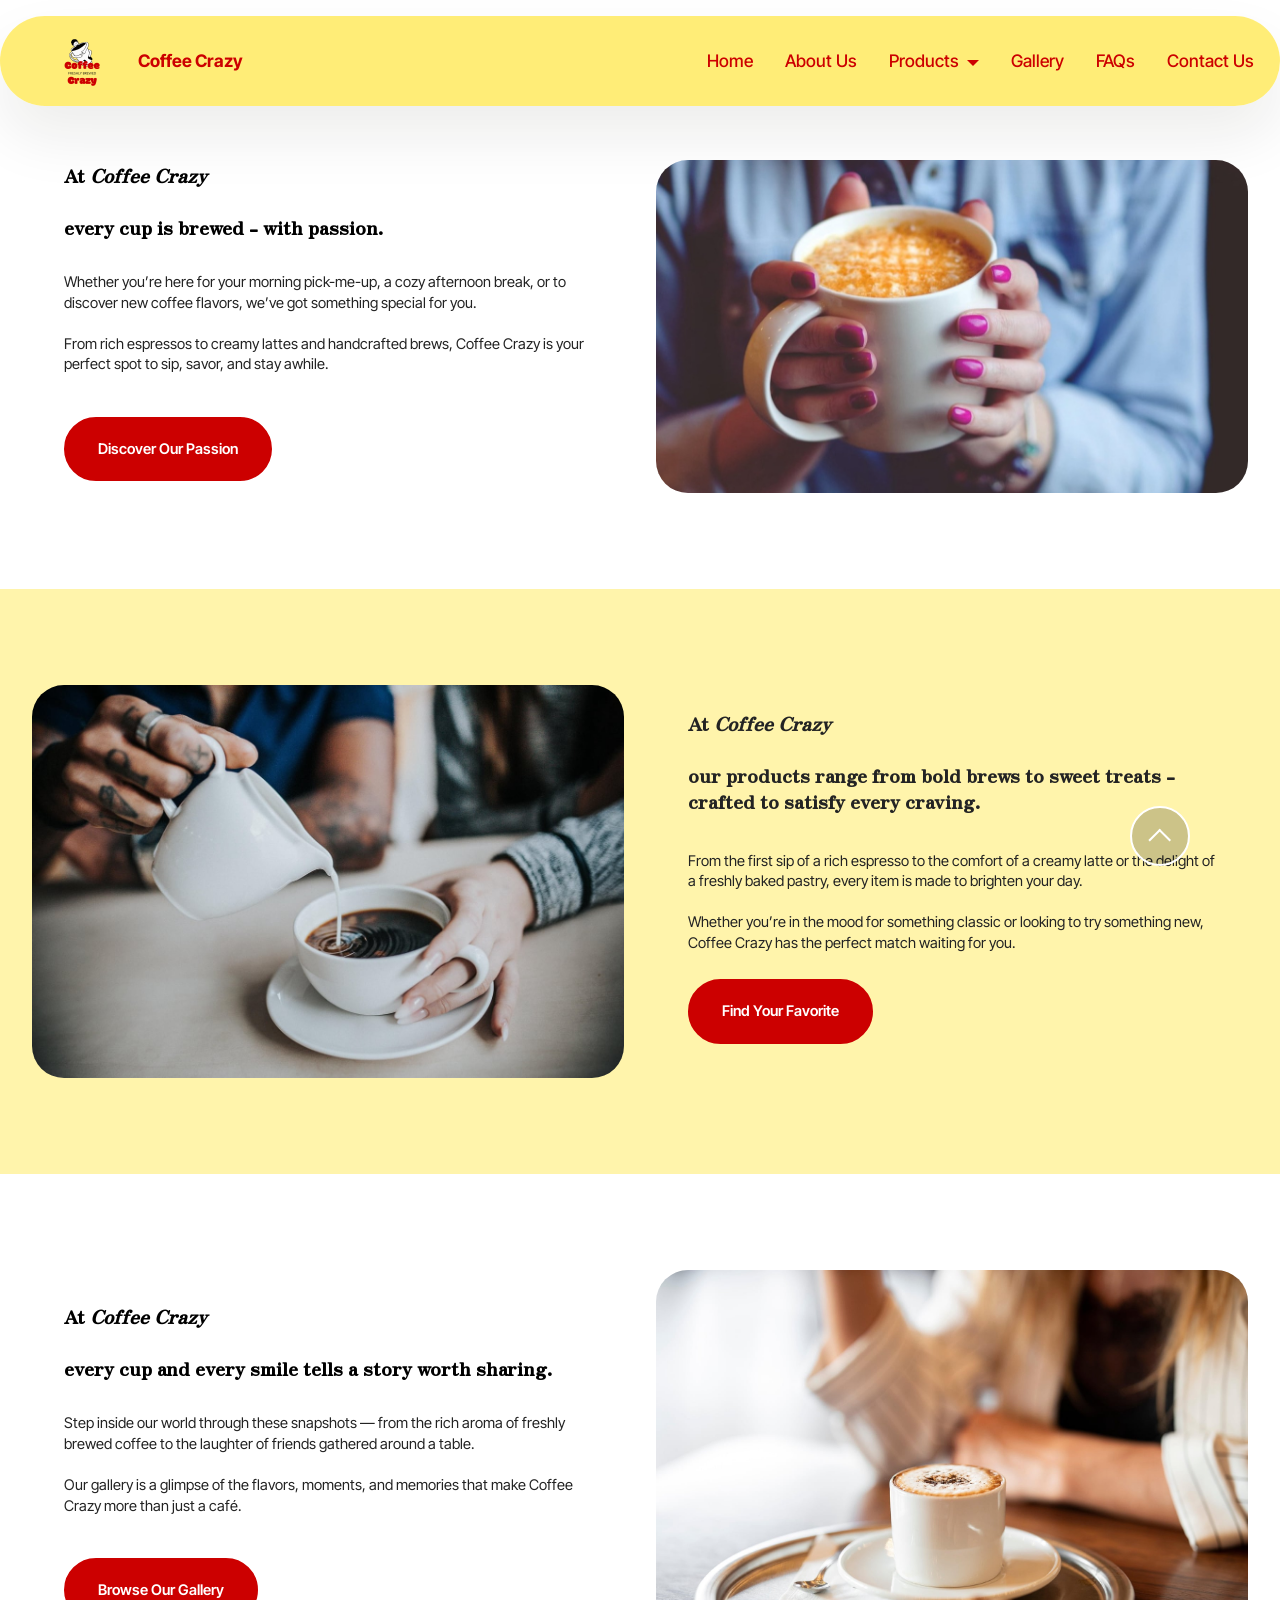
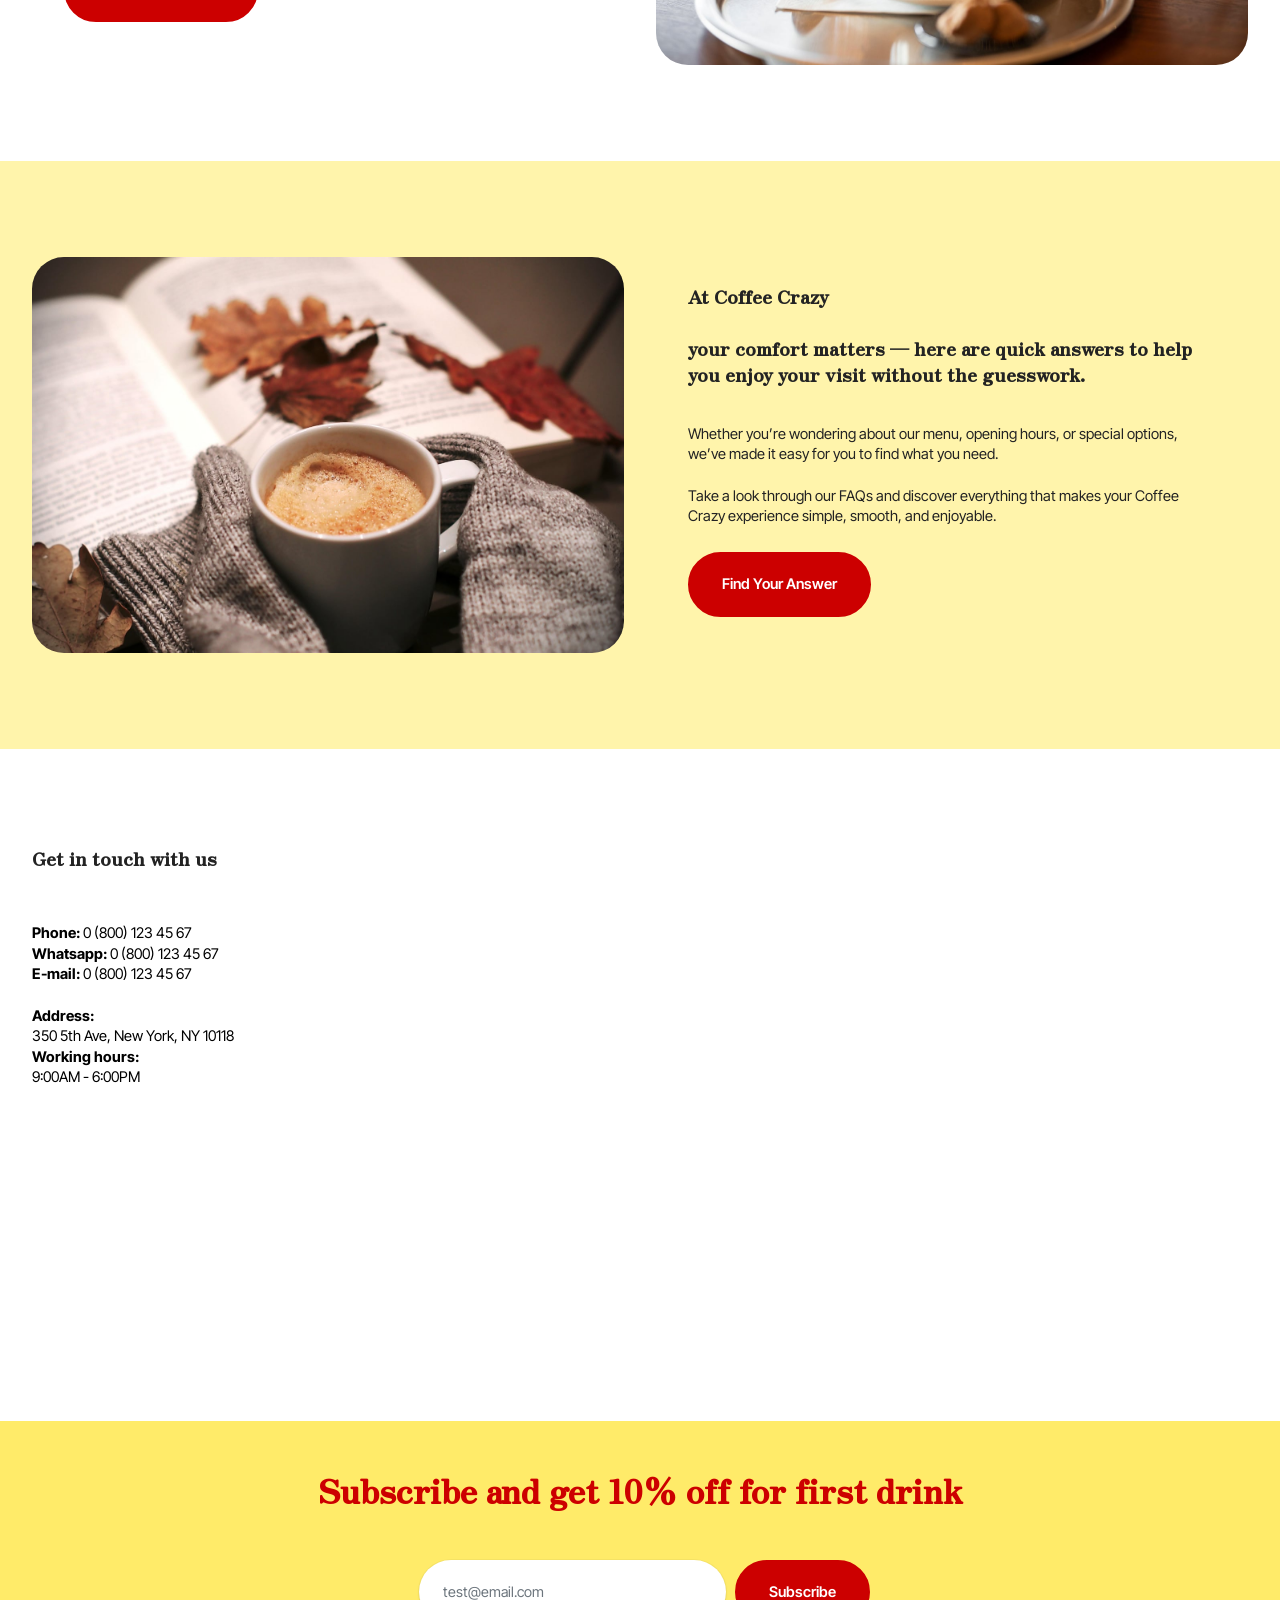
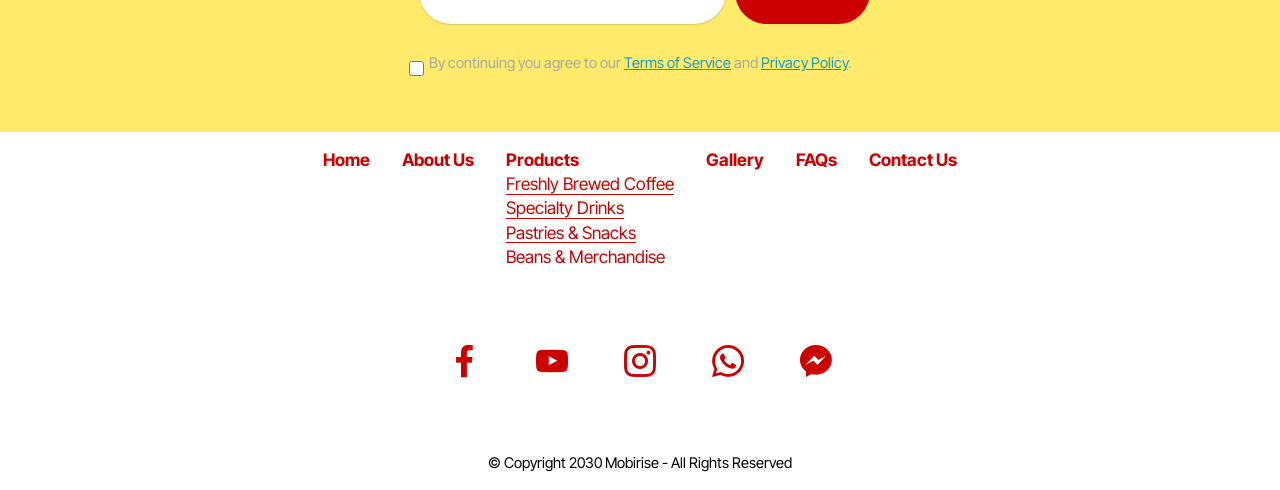
<file: index.html>
<!DOCTYPE html>
<html  >
<head>
  <!-- Site made with Mobirise Website Builder v6.0.6, https://mobirise.com -->
  <meta charset="UTF-8">
  <meta http-equiv="X-UA-Compatible" content="IE=edge">
  <meta name="generator" content="Mobirise v6.0.6, mobirise.com">
  <meta name="twitter:card" content="summary_large_image"/>
  <meta name="twitter:image:src" content="assets/images/index-meta.png">
  <meta property="og:image" content="assets/images/index-meta.png">
  <meta name="twitter:title" content="Coffee Crazy">
  <meta name="viewport" content="width=device-width, initial-scale=1, minimum-scale=1">
  <link rel="shortcut icon" href="assets/images/coffee20crazy20120transparent-160x160.png" type="image/x-icon">
  <meta name="description" content="Discover Coffee Crazy – your cozy spot for freshly brewed coffee, specialty drinks, and warm community vibes. Sip, relax, and enjoy coffee made with love.">
  
  
  <title>Coffee Crazy</title>
  <link rel="stylesheet" href="assets/web/assets/mobirise-icons2/mobirise2.css">
  <link rel="stylesheet" href="assets/bootstrap/css/bootstrap.min.css">
  <link rel="stylesheet" href="assets/bootstrap/css/bootstrap-grid.min.css">
  <link rel="stylesheet" href="assets/bootstrap/css/bootstrap-reboot.min.css">
  <link rel="stylesheet" href="assets/web/assets/gdpr-plugin/gdpr-styles.css">
  <link rel="stylesheet" href="assets/animatecss/animate.css">
  <link rel="stylesheet" href="assets/dropdown/css/style.css">
  <link rel="stylesheet" href="assets/socicon/css/styles.css">
  <link rel="stylesheet" href="assets/theme/css/style.css">
  <link rel="preload" href="https://fonts.googleapis.com/css?family=Zen+Antique:400&display=swap" as="style" onload="this.onload=null;this.rel='stylesheet'">
  <noscript><link rel="stylesheet" href="https://fonts.googleapis.com/css?family=Zen+Antique:400&display=swap"></noscript>
  <link rel="preload" href="https://fonts.googleapis.com/css?family=Inter+Tight:100,200,300,400,500,600,700,800,900,100i,200i,300i,400i,500i,600i,700i,800i,900i&display=swap" as="style" onload="this.onload=null;this.rel='stylesheet'">
  <noscript><link rel="stylesheet" href="https://fonts.googleapis.com/css?family=Inter+Tight:100,200,300,400,500,600,700,800,900,100i,200i,300i,400i,500i,600i,700i,800i,900i&display=swap"></noscript>
  <link rel="preload" as="style" href="assets/mobirise/css/mbr-additional.css?v=QMt0mb"><link rel="stylesheet" href="assets/mobirise/css/mbr-additional.css?v=QMt0mb" type="text/css">

  
  
  
</head>
<body>
  
  <section data-bs-version="5.1" class="menu menu1 cid-tJGsCG1vVL" once="menu" id="menu01-1">
	

	<nav class="navbar navbar-dropdown navbar-fixed-top navbar-expand-lg">
		<div class="container">
			<div class="navbar-brand">
				<span class="navbar-logo">
					<a href="index.html#header01-b">
						<img src="assets/images/coffee20crazy20120transparent-160x160.webp" alt="Mobirise Website Builder" style="height: 5rem;">
					</a>
				</span>
				<span class="navbar-caption-wrap"><a class="navbar-caption text-primary display-4" href="index.html#header01-b">Coffee Crazy</a></span>
			</div>
			<button class="navbar-toggler" type="button" data-toggle="collapse" data-bs-toggle="collapse" data-target="#navbarSupportedContent" data-bs-target="#navbarSupportedContent" aria-controls="navbarNavAltMarkup" aria-expanded="false" aria-label="Toggle navigation">
				<div class="hamburger">
					<span></span>
					<span></span>
					<span></span>
					<span></span>
				</div>
			</button>
			<div class="collapse navbar-collapse" id="navbarSupportedContent">
				<ul class="navbar-nav nav-dropdown nav-right" data-app-modern-menu="true"><li class="nav-item">
						<a class="nav-link link text-primary display-4" href="index.html#features04-3">Home</a>
					</li>
					<li class="nav-item">
						<a class="nav-link link text-primary display-4" href="aboutus.html#header12-15" aria-expanded="false">About Us</a>
					</li>
					<li class="nav-item dropdown">
						<a class="nav-link link text-primary dropdown-toggle show display-4" href="index.html#contacts3-1" data-toggle="dropdown-submenu" data-bs-toggle="dropdown" data-bs-auto-close="outside" aria-expanded="false">Products</a><div class="dropdown-menu show" aria-labelledby="dropdown-804" data-bs-popper="none"><a class="text-primary dropdown-item display-4" href="freshlybrewedcoffee.html#features11-2f">Freshly Brewed Coffee</a><a class="text-primary show dropdown-item display-4" href="specialtydrinks.html#features11-2h">Specialty Drinks</a><a class="text-primary show dropdown-item display-4" href="pastries&snacks.html#features11-2j">Pastries &amp; Snacks</a><a class="text-primary show dropdown-item display-4" href="beans&merchandise.html#features11-2l">Beans &amp; Merchandise</a></div>
					</li><li class="nav-item"><a class="nav-link link text-primary display-4" href="page4.html#header12-1g">Gallery</a></li><li class="nav-item"><a class="nav-link link text-primary display-4" href="page5.html#header09-1l">FAQs</a></li><li class="nav-item"><a class="nav-link link text-primary display-4" href="contactus.html#contacts3-9">Contact Us</a></li></ul>
				
				
			</div>
		</div>
	</nav>
</section>

<section data-bs-version="5.1" class="header1 cid-uWAhSPWGpN" id="header01-b">
	

	
	

	<div class="container-fluid">
		<div class="row justify-content-center">
			<div class="col-12 col-md-12 col-lg-6 image-wrapper">
				<img class="w-100" src="assets/images/mbr-1-1903x1269.webp" alt="Mobirise Website Builder">
			</div>
			<div class="col-12 col-lg col-md-12">
				<div class="text-wrapper align-left">
					<h1 class="mbr-section-title mbr-fonts-style mb-4 display-5"><strong>At&nbsp;<em>Coffee Crazy</em><br><br>every cup is brewed - with passion.</strong></h1>
					<p class="mbr-text mbr-fonts-style mb-4 display-7">
						Whether you’re here for your morning pick-me-up, a cozy afternoon break, or to discover new coffee flavors, we’ve got something special for you. <br><br>From rich espressos to creamy lattes and handcrafted brews, Coffee Crazy is your perfect spot to sip, savor, and stay awhile.
					</p>
					<div class="mbr-section-btn mt-3"><a class="btn btn-info display-7" href="aboutus.html#header12-15">Discover Our Passion</a></div>
				</div>
			</div>
		</div>
	</div>
</section>

<section data-bs-version="5.1" class="header11 cid-uWEttCHLk0" id="header11-s">

    

    
    

    <div class="container">
        <div class="row justify-content-center">
            <div class="col-12 col-md-6 image-wrapper">
                <img class="w-100" src="assets/images/mbr-1256x835.webp" alt="Mobirise Website Builder">
            </div>
            <div class="col-12 col-md">
                <div class="text-wrapper text-center">
                    <h1 class="mbr-section-title mbr-fonts-style mb-3 display-5"><strong>At <em>Coffee Crazy</em></strong><br><br><strong>our products range from bold brews to sweet treats - crafted to satisfy every craving.</strong></h1>
                    <p class="mbr-text mbr-fonts-style display-7">
                        <br>From the first sip of a rich espresso to the comfort of a creamy latte or the delight of a freshly baked pastry, every item is made to brighten your day. <br><br>Whether you’re in the mood for something classic or looking to try something new, Coffee Crazy has the perfect match waiting for you.</p>
                    <div class="mbr-section-btn mt-3"><a class="btn btn-info display-7" href="products.html#header14-2">Find Your Favorite</a></div>
                </div>
            </div>
        </div>
    </div>
</section>

<section data-bs-version="5.1" class="header1 cid-uXe7oBZ0Yq" id="header01-v">
	

	
	

	<div class="container-fluid">
		<div class="row justify-content-center">
			<div class="col-12 col-md-12 col-lg-6 image-wrapper">
				<img class="w-100" src="assets/images/mbr-1673x1115.webp" alt="Mobirise Website Builder">
			</div>
			<div class="col-12 col-lg col-md-12">
				<div class="text-wrapper align-left">
					<h1 class="mbr-section-title mbr-fonts-style mb-4 display-5"><strong>At <em>Coffee Crazy</em></strong><strong><br></strong><br><strong> every cup and every smile tells a story worth sharing.</strong></h1>
					<p class="mbr-text mbr-fonts-style mb-4 display-7">
						Step inside our world through these snapshots — from the rich aroma of freshly brewed coffee to the laughter of friends gathered around a table. <br><br>Our gallery is a glimpse of the flavors, moments, and memories that make Coffee Crazy more than just a café.
					</p>
					<div class="mbr-section-btn mt-3"><a class="btn btn-primary display-7" href="page4.html#header12-1g">Browse Our Gallery</a></div>
				</div>
			</div>
		</div>
	</div>
</section>

<section data-bs-version="5.1" class="header11 cid-uXebrBd7Aq" id="header11-w">

    

    
    

    <div class="container">
        <div class="row justify-content-center">
            <div class="col-12 col-md-6 image-wrapper">
                <img class="w-100" src="assets/images/mbr-1476x987.webp" alt="Mobirise Website Builder">
            </div>
            <div class="col-12 col-md">
                <div class="text-wrapper text-center">
                    <h1 class="mbr-section-title mbr-fonts-style mb-3 display-5"><strong>At Coffee Crazy</strong><br><br><strong>your comfort matters — here are quick answers to help you enjoy your visit without the guesswork.</strong></h1>
                    <p class="mbr-text mbr-fonts-style display-7">
                        <br>Whether you’re wondering about our menu, opening hours, or special options, we’ve made it easy for you to find what you need. <br><br>Take a look through our FAQs and discover everything that makes your Coffee Crazy experience simple, smooth, and enjoyable.</p>
                    <div class="mbr-section-btn mt-3"><a class="btn btn-primary display-7" href="page5.html#header09-1l">Find Your Answer</a></div>
                </div>
            </div>
        </div>
    </div>
</section>

<section data-bs-version="5.1" class="contacts03 cid-uWEu6eNw14" id="contacts03-t">
  

  
  <div class="container">
    <div class="row justify-content-center">
      <div class="col-lg-4">
        <div class="col-12 col-md-12">
          <h5 class="mbr-section-title mbr-fonts-style mt-0 mb-4 display-5"><strong>Get in touch with us</strong></h5>
          <h6 class="mbr-section-subtitle mbr-fonts-style mt-0 mb-4 display-7">
<br><div><strong>Phone: </strong>0 (800) 123 45 67&nbsp;</div><div><strong>Whatsapp:</strong> 0 (800) 123 45 67&nbsp;</div><div><strong>E-mail:</strong> 0 (800) 123 45 67&nbsp;</div><br><div>
</div><div><strong>Address: 
</strong></div><div>350 5th Ave, New York, NY 10118
</div><div><strong>Working hours:
</strong></div><div>9:00AM - 6:00PM</div><div>
</div></h6>
          
        </div>
      </div>
      <div class="col-lg-8 side-features">
        <div class="google-map"><iframe frameborder="0" style="border:0" src="https://www.google.com/maps/embed?pb=!1m14!1m8!1m3!1d6045.3003145248895!2d-73.9884657!3d40.7477229!3m2!1i1024!2i768!4f13.1!3m3!1m2!1s0x89c259a9ac1f1b85%3A0x7e33d1c0e7af3be4!2zMzUwIDV0aCBBdmUsIE5ldyBZb3JrLCBOWSAxMDExOCwg0KHQqNCQ!5e0!3m2!1sru!2sru!4v1689597362021!5m2!1sen!2sen" allowfullscreen=""></iframe></div>
      </div>
    </div>
  </div>
</section>

<section data-bs-version="5.1" class="form1 cid-tJGQpvh1d5" id="form01-6">
	

	

	<div class="container-fluid">
		<div class="row content-wrapper justify-content-center">
			<div class="col-lg-7 mbr-form">
				<div class="col-lg-12 col-md-12 col-sm-12">
					<h5 class="mbr-section-title mbr-fonts-style mb-5 display-2"><strong>Subscribe and get 10% off&nbsp;</strong><strong>for first drink</strong></h5>
				</div>

				<div class="text-wrapper align-left" data-form-type="formoid">
					<!--Formbuilder Form-->
					<form action="https://mobirise.eu/" method="POST" class="mbr-form form-with-styler" data-form-title="Form Name"><input type="hidden" name="email" data-form-email="true" value="d/zpGOYmLqU2nfq3bFwSRP9PicRbrUmot9l2MD3Y8+Oo3U5WsN7Jve3O0DVMjtSgcxYI12n7LK+zdhQhK4YxmYwyWPmPt8Wy1Oe+BDB+ZTKmXUBkPHuNRcbWEK1FYYKJ">
						<div class="row">
							<div hidden="hidden" data-form-alert="" class="alert alert-success col-12">Thanks for filling out the form!</div>
							<div hidden="hidden" data-form-alert-danger="" class="alert alert-danger col-12">
								Oops...! some problem!
							</div>
						</div>
						<div class="dragArea row">
							<div data-for="email" class="col-lg-6 col-md-6 col-sm-12 form-group">
								<input type="email" name="email" placeholder="test@email.com" data-form-field="email" class="form-control display-7" value="" id="email-form01-6">
							</div>
							<div class="col-auto mbr-section-btn"><button type="submit" class="w-100 w-100 w-100 w-100 w-100 w-100 btn btn-primary display-7">Subscribe</button></div>
						</div>
					<span class="gdpr-block">
<label>
<span class="textGDPR display-7" style="color: #a7a7a7"><input type="checkbox" name="gdpr" id="gdpr-form01-6" required="">By continuing you agree to our <a style="color: #149dcc; text-decoration: underline;" href="terms.html">Terms of Service</a> and <a style="color: #149dcc; text-decoration: underline;" href="policy.html">Privacy Policy</a>.</span>
</label>
</span></form>
					<!--Formbuilder Form-->
				</div>
			</div>
		</div>
	</div>
</section>

<section data-bs-version="5.1" class="footer3 programm5 cid-tL7oDZlVRK" once="footers" id="footer03-3">

        

    

    <div class="container">
        <div class="row">

            <div class="row-links mb-4">
                <ul class="header-menu">
                  
                  
                  
                  
                <li class="header-menu-item mbr-fonts-style display-4"><a href="index.html#header01-b" class="text-primary"><strong>Home</strong></a><br><a href="index.html#header01-b" class="text-primary"><br></a></li><li class="header-menu-item mbr-fonts-style display-4"><a href="aboutus.html#header12-15" class="text-primary"><strong>About Us</strong></a></li><li class="header-menu-item mbr-fonts-style display-4"><a href="products.html#header14-2" class="text-primary"><strong>Products</strong></a><br><a href="freshlybrewedcoffee.html#features11-2f" class="text-primary">Freshly Brewed Coffee</a>
<div><a href="specialtydrinks.html#features11-2h" class="text-primary">Specialty Drinks</a>
</div><div><a href="pastries&snacks.html#features11-2j" class="text-primary">Pastries &amp; Snacks</a>
</div><div><a href="beans&merchandise.html#features11-2l" class="text-primary">Beans &amp; Merchandise</a></div></li><li class="header-menu-item mbr-fonts-style display-4"><a href="page4.html#header12-1g" class="text-primary"><strong>Gallery</strong></a><br><br></li><li class="header-menu-item mbr-fonts-style display-4"><a href="page5.html#header09-1l" class="text-primary"><strong>FAQs</strong></a></li><li class="header-menu-item mbr-fonts-style display-4"><a href="contactus.html#contacts3-9" class="text-primary"><strong>Contact Us</strong></a></li></ul>
              </div>

            <div class="col-12">
                <div class="social-row">
                    <div class="soc-item">
                        <a href="https://mobiri.se/" target="_blank">
                            <span class="mbr-iconfont socicon socicon-facebook display-7"></span>
                        </a>
                    </div>
                    <div class="soc-item">
                        <a href="https://mobiri.se/" target="_blank">
                            <span class="mbr-iconfont socicon-youtube socicon"></span>
                        </a>
                    </div>
                    <div class="soc-item">
                        <a href="https://mobiri.se/" target="_blank">
                            <span class="mbr-iconfont socicon-instagram socicon"></span>
                        </a>
                    </div>
                    <div class="soc-item">
                        <a href="https://mobiri.se/" target="_blank">
                            <span class="mbr-iconfont socicon-whatsapp socicon"></span>
                        </a>
                    </div>
                    <div class="soc-item">
                        <a href="https://mobiri.se/" target="_blank">
                            <span class="mbr-iconfont socicon-messenger socicon" style=""></span>
                        </a>
                    </div>
                </div>
            </div>
            <div class="col-12 mt-5">
                <p class="mbr-fonts-style copyright display-7">
                    © Copyright 2030 Mobirise - All Rights Reserved
                </p>
            </div>
        </div>
    </div>
</section>
  
  
 <div id="scrollToTop" class="scrollToTop mbr-arrow-up"><a style="text-align: center;"><i class="mbr-arrow-up-icon mbr-arrow-up-icon-cm cm-icon cm-icon-smallarrow-up"></i></a></div>
    <input name="animation" type="hidden">
  </body>
</html>
</file>
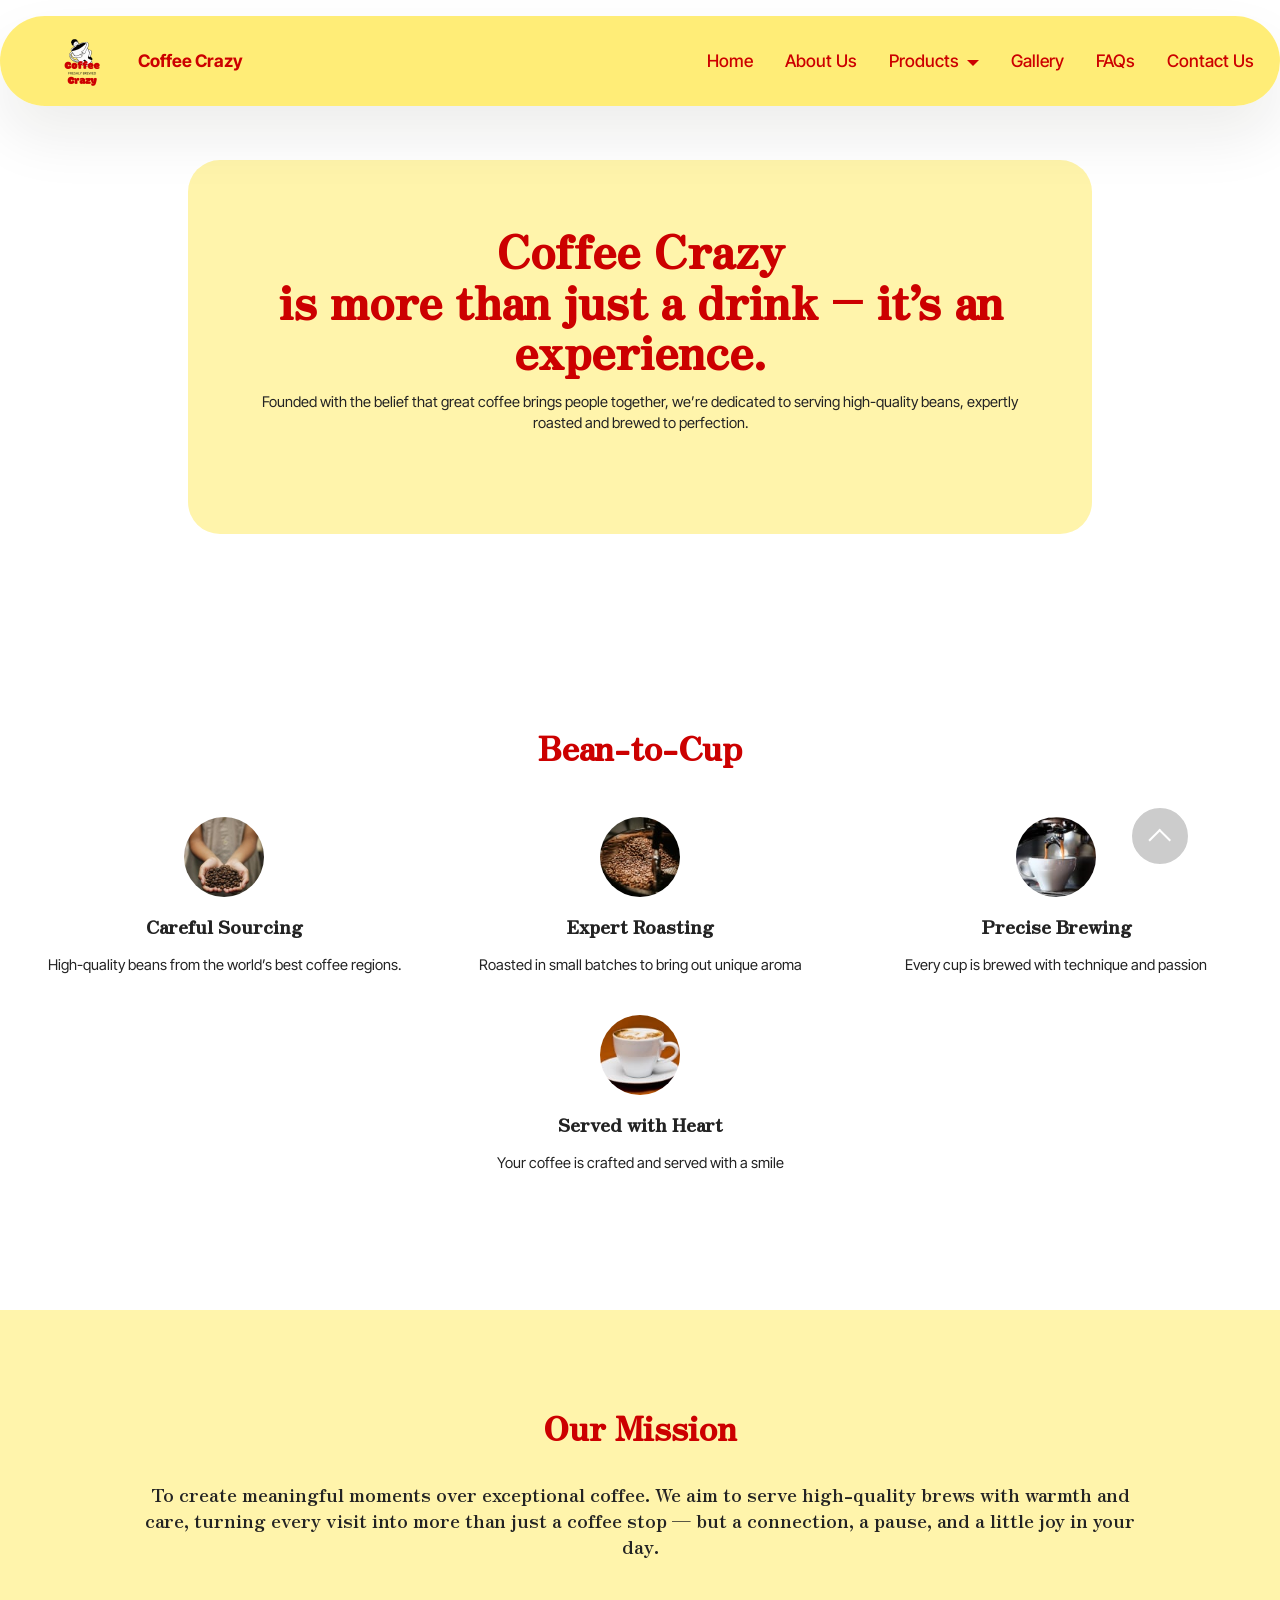
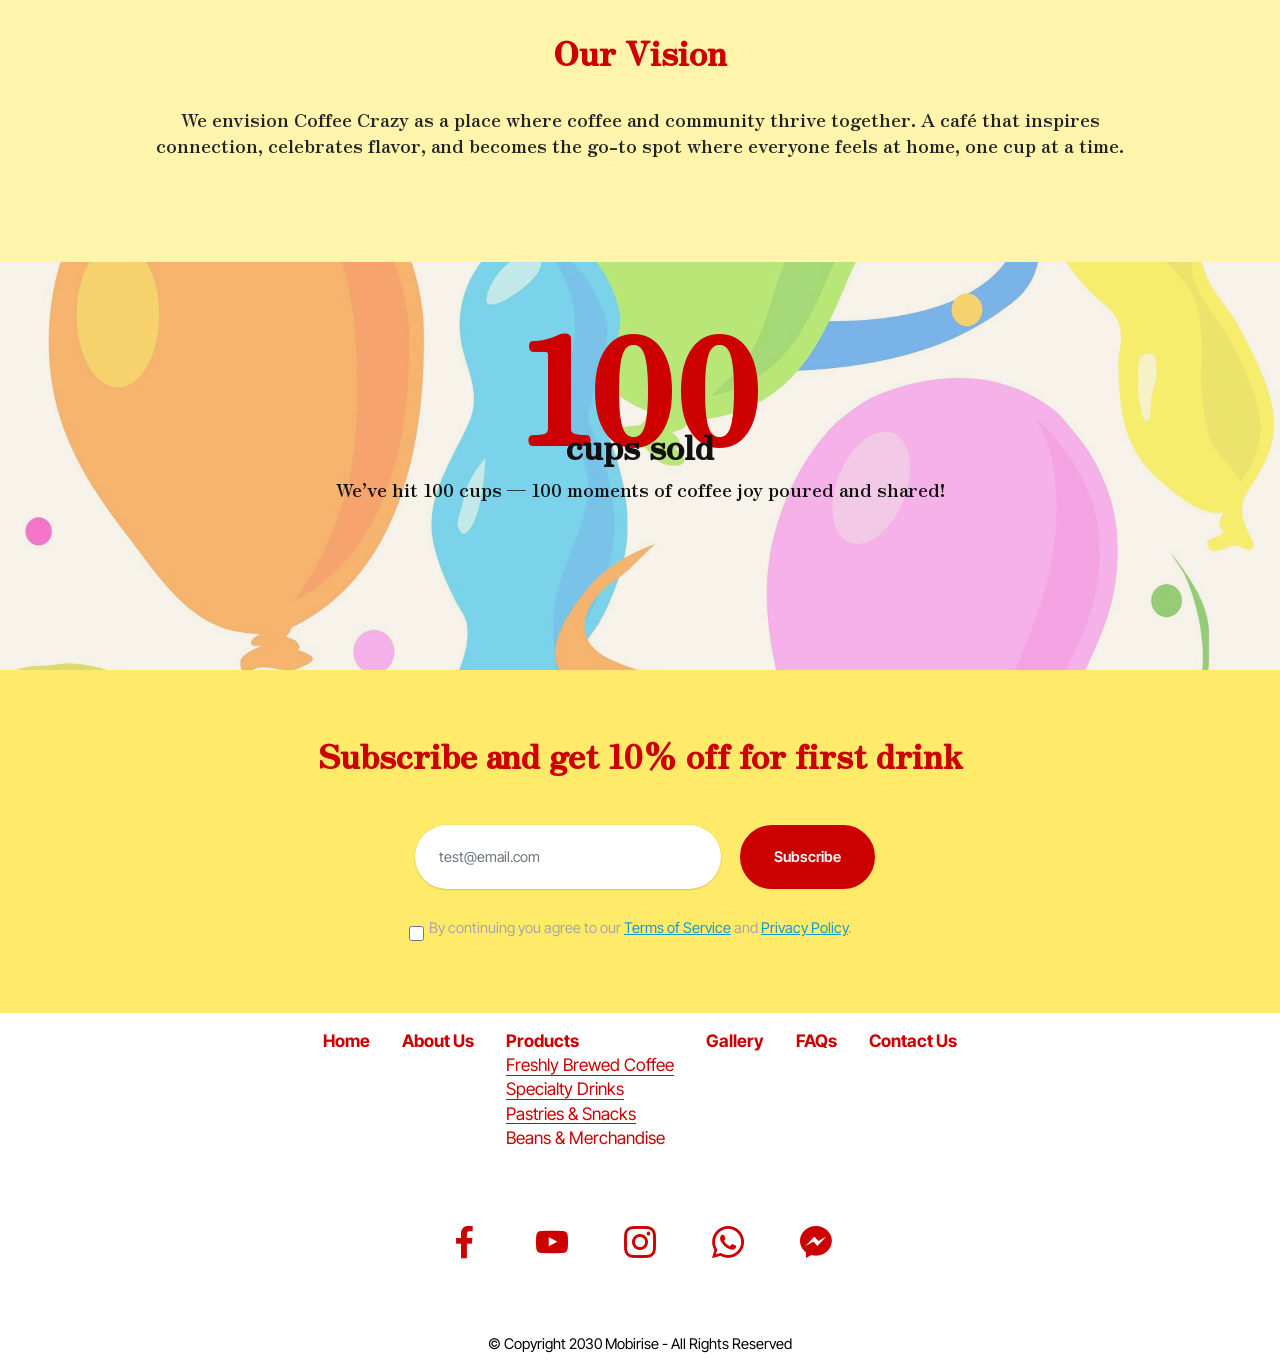
<file: aboutus.html>
<!DOCTYPE html>
<html  >
<head>
  <!-- Site made with Mobirise Website Builder v6.0.6, https://mobirise.com -->
  <meta charset="UTF-8">
  <meta http-equiv="X-UA-Compatible" content="IE=edge">
  <meta name="generator" content="Mobirise v6.0.6, mobirise.com">
  <meta name="viewport" content="width=device-width, initial-scale=1, minimum-scale=1">
  <link rel="shortcut icon" href="assets/images/coffee20crazy20120transparent-160x160.png" type="image/x-icon">
  <meta name="description" content="At Coffee Crazy, we take beans from the world’s best regions and turn them into your perfect cup. Learn how passion, roasting, and heart make every sip unforgettable.">
  
  
  <title>About Us | Coffee Crazy</title>
  <link rel="stylesheet" href="assets/web/assets/mobirise-icons2/mobirise2.css">
  <link rel="stylesheet" href="assets/bootstrap/css/bootstrap.min.css">
  <link rel="stylesheet" href="assets/bootstrap/css/bootstrap-grid.min.css">
  <link rel="stylesheet" href="assets/bootstrap/css/bootstrap-reboot.min.css">
  <link rel="stylesheet" href="assets/parallax/jarallax.css">
  <link rel="stylesheet" href="assets/web/assets/gdpr-plugin/gdpr-styles.css">
  <link rel="stylesheet" href="assets/animatecss/animate.css">
  <link rel="stylesheet" href="assets/dropdown/css/style.css">
  <link rel="stylesheet" href="assets/socicon/css/styles.css">
  <link rel="stylesheet" href="assets/theme/css/style.css">
  <link rel="preload" href="https://fonts.googleapis.com/css?family=Zen+Antique:400&display=swap" as="style" onload="this.onload=null;this.rel='stylesheet'">
  <noscript><link rel="stylesheet" href="https://fonts.googleapis.com/css?family=Zen+Antique:400&display=swap"></noscript>
  <link rel="preload" href="https://fonts.googleapis.com/css?family=Inter+Tight:100,200,300,400,500,600,700,800,900,100i,200i,300i,400i,500i,600i,700i,800i,900i&display=swap" as="style" onload="this.onload=null;this.rel='stylesheet'">
  <noscript><link rel="stylesheet" href="https://fonts.googleapis.com/css?family=Inter+Tight:100,200,300,400,500,600,700,800,900,100i,200i,300i,400i,500i,600i,700i,800i,900i&display=swap"></noscript>
  <link rel="preload" as="style" href="assets/mobirise/css/mbr-additional.css?v=Wk2jhn"><link rel="stylesheet" href="assets/mobirise/css/mbr-additional.css?v=Wk2jhn" type="text/css">

  
  
  
</head>
<body>
  
  <section data-bs-version="5.1" class="menu menu1 cid-tJGsCG1vVL" once="menu" id="menu01-c">
	

	<nav class="navbar navbar-dropdown navbar-fixed-top navbar-expand-lg">
		<div class="container">
			<div class="navbar-brand">
				<span class="navbar-logo">
					<a href="index.html#header01-b">
						<img src="assets/images/coffee20crazy20120transparent-160x160.webp" alt="Mobirise Website Builder" style="height: 5rem;">
					</a>
				</span>
				<span class="navbar-caption-wrap"><a class="navbar-caption text-primary display-4" href="index.html#header01-b">Coffee Crazy</a></span>
			</div>
			<button class="navbar-toggler" type="button" data-toggle="collapse" data-bs-toggle="collapse" data-target="#navbarSupportedContent" data-bs-target="#navbarSupportedContent" aria-controls="navbarNavAltMarkup" aria-expanded="false" aria-label="Toggle navigation">
				<div class="hamburger">
					<span></span>
					<span></span>
					<span></span>
					<span></span>
				</div>
			</button>
			<div class="collapse navbar-collapse" id="navbarSupportedContent">
				<ul class="navbar-nav nav-dropdown nav-right" data-app-modern-menu="true"><li class="nav-item">
						<a class="nav-link link text-primary display-4" href="index.html#features04-3">Home</a>
					</li>
					<li class="nav-item">
						<a class="nav-link link text-primary display-4" href="aboutus.html#header12-15" aria-expanded="false">About Us</a>
					</li>
					<li class="nav-item dropdown">
						<a class="nav-link link text-primary dropdown-toggle show display-4" href="index.html#contacts3-1" data-toggle="dropdown-submenu" data-bs-toggle="dropdown" data-bs-auto-close="outside" aria-expanded="false">Products</a><div class="dropdown-menu show" aria-labelledby="dropdown-804" data-bs-popper="none"><a class="text-primary dropdown-item display-4" href="freshlybrewedcoffee.html#features11-2f">Freshly Brewed Coffee</a><a class="text-primary show dropdown-item display-4" href="specialtydrinks.html#features11-2h">Specialty Drinks</a><a class="text-primary show dropdown-item display-4" href="pastries&snacks.html#features11-2j">Pastries &amp; Snacks</a><a class="text-primary show dropdown-item display-4" href="beans&merchandise.html#features11-2l">Beans &amp; Merchandise</a></div>
					</li><li class="nav-item"><a class="nav-link link text-primary display-4" href="page4.html#header12-1g">Gallery</a></li><li class="nav-item"><a class="nav-link link text-primary display-4" href="page5.html#header09-1l">FAQs</a></li><li class="nav-item"><a class="nav-link link text-primary display-4" href="contactus.html#contacts3-9">Contact Us</a></li></ul>
				
				
			</div>
		</div>
	</nav>
</section>

<section data-bs-version="5.1" class="header12 cid-uXepxAZPL7" data-bg-video="https://vimeo.com/91805930" id="header12-15">

    

    <div class="mbr-fallback-image disabled"></div>
    <div class="mbr-overlay" style="opacity: 0.1; background-color: rgb(255, 255, 255);">
    </div>
    <div class="container">
        <div class="row justify-content-center">
            <div class="card col-12 col-md-12 col-lg-9">
                <div class="card-wrapper">
                    <div class="card-box align-center">
                        <h1 class="card-title mbr-fonts-style mb-3 display-1"><strong>Coffee Crazy </strong><br><strong>is more than just a drink – it’s an experience.</strong></h1>
                        <p class="mbr-text mbr-fonts-style display-7">Founded with the belief that great coffee brings people together, we’re dedicated to serving high-quality beans, expertly roasted and brewed to perfection.
<br><br></p>
                        
                    </div>
                </div>
            </div>
        </div>
    </div>
</section>

<section data-bs-version="5.1" class="features16 cid-uWAj9oo1ho" id="features016-e">  
  
  
  
  <div class="container">
    <div class="row justify-content-center mb-5">
      <div class="col-12 content-head">
        <h4 class="mbr-section-title mbr-fonts-style align-center mb-0 display-2"><strong>Bean-to-Cup</strong>
        </h4>
        
      </div>
    </div>
    <div class="row justify-content-center">
      <div class="item features-without-image col-12 col-lg-4 active">
        <div class="item-wrapper">
          <div class="card-box">
            <div class="img-box">
              <div class="image-wrapper mb-3">
                <img src="assets/images/mbr-160x240.webp" alt="Mobirise Website Builder">
              </div>
            </div>
            <h4 class="card-title mbr-fonts-style mb-0 display-5"><strong>Careful Sourcing</strong></h4>
            <h5 class="card-text mbr-fonts-style mt-3 display-7">High-quality beans from the world’s best coffee regions.</h5>
            <div class="link-wrap">
              
            </div>
          </div>
        </div>
      </div>
      <div class="item features-without-image col-12 col-lg-4">
        <div class="item-wrapper">
          <div class="card-box">
            <div class="img-box">
              <div class="image-wrapper mb-3">
                <img src="assets/images/mbr-160x107.webp" alt="Mobirise Website Builder" data-slide-to="1" data-bs-slide-to="1">
              </div>
            </div>
            <h4 class="card-title mbr-fonts-style mb-0 display-5"><strong>Expert Roasting</strong></h4>
            <h5 class="card-text mbr-fonts-style mt-3 display-7">Roasted in small batches to bring out unique aroma</h5>
            <div class="link-wrap">
              
            </div>
          </div>
        </div>
      </div>
      <div class="item features-without-image col-12 col-lg-4">
        <div class="item-wrapper">
          <div class="card-box">
            <div class="img-box">
              <div class="image-wrapper mb-3">
                <img src="assets/images/mbr-1-160x107.webp" alt="Mobirise Website Builder" data-slide-to="2" data-bs-slide-to="2">
              </div>
            </div>
            <h4 class="card-title mbr-fonts-style mb-0 display-5"><strong>Precise Brewing</strong></h4>
            <h5 class="card-text mbr-fonts-style mt-3 display-7">Every cup is brewed with technique and passion</h5>
            <div class="link-wrap">
              
            </div>
          </div>
        </div>
      </div><div class="item features-without-image col-12 col-lg-4">
        <div class="item-wrapper">
          <div class="card-box">
            <div class="img-box">
              <div class="image-wrapper mb-3">
                <img src="assets/images/mbr-2-160x107.webp" alt="Mobirise Website Builder" data-slide-to="3" data-bs-slide-to="3">
              </div>
            </div>
            <h4 class="card-title mbr-fonts-style mb-0 display-5"><strong>Served with Heart</strong></h4>
            <h5 class="card-text mbr-fonts-style mt-3 display-7">Your coffee is crafted and served with a smile</h5>
            <div class="link-wrap">
              
            </div>
          </div>
        </div>
      </div>
    </div>
  </div>
</section>

<section data-bs-version="5.1" class="article11 cid-uXexubBrDm" id="article11-1d">
    

    
    
    <div class="container">
        <div class="row justify-content-center">
            <div class="title col-md-12 col-lg-10">
                <h3 class="mbr-section-title mbr-fonts-style align-center mt-0 mb-0 display-2"><strong>Our Mission</strong></h3>
                <h4 class="mbr-section-subtitle align-center mbr-fonts-style mt-4 display-5">To create meaningful moments over exceptional coffee. We aim to serve high-quality brews with warmth and care, turning every visit into more than just a coffee stop — but a connection, a pause, and a little joy in your day.</h4>
                
            </div>
        </div>
    </div>
</section>

<section data-bs-version="5.1" class="article11 cid-uXewG1gtp0" id="article11-1c">
    

    
    
    <div class="container">
        <div class="row justify-content-center">
            <div class="title col-md-12 col-lg-10">
                <h3 class="mbr-section-title mbr-fonts-style align-center mt-0 mb-0 display-2"><strong>Our Vision</strong></h3>
                <h4 class="mbr-section-subtitle align-center mbr-fonts-style mt-4 display-5">We envision Coffee Crazy as a place where coffee and community thrive together. A café that inspires connection, celebrates flavor, and becomes the go-to spot where everyone feels at home, one cup at a time.</h4>
                
            </div>
        </div>
    </div>
</section>

<section data-bs-version="5.1" class="features22 cid-uXf0Hh912x mbr-parallax-background" id="features22-1f">

    

    
    <div class="mbr-overlay" style="opacity: 0.5; background-color: rgb(239, 232, 216);">
    </div>
    <div class="container">
        <div class="row justify-content-center">
            <div class="col-12 col-md-8">
                <div class="item mbr-flex">
                    <div class="icon-box w-100">
                        <span class="step-number mbr-fonts-style display-1">100</span>
                    </div>
                    <div class="text-box">
                        <h4 class="icon-title card-title mbr-black mbr-fonts-style display-2">
                            <strong>cups sold</strong></h4>
                        <h5 class="icon-text mbr-black mbr-fonts-style display-5">We’ve hit 100 cups — 100 moments of coffee joy poured and shared!</h5>
                        
                    </div>
                </div>
                
                
                
                
                
                
                
            </div>
        </div>
    </div>
</section>

<section data-bs-version="5.1" class="form1 cid-uWB3SLRk2U" id="form01-h">
	

	

	<div class="container-fluid">
		<div class="row content-wrapper justify-content-center">
			<div class="col-lg-7 mbr-form">
				<div class="col-lg-12 col-md-12 col-sm-12">
					<h5 class="mbr-section-title mbr-fonts-style mb-5 display-2"><strong>Subscribe and get 10% off&nbsp;</strong><strong>for first drink</strong></h5>
				</div>

				<div class="text-wrapper align-left" data-form-type="formoid">
					<!--Formbuilder Form-->
					<form action="https://mobirise.eu/" method="POST" class="mbr-form form-with-styler" data-form-title="Form Name"><input type="hidden" name="email" data-form-email="true" value="xkQuR+Z/v2/ctEFy4VJwIkDpg5wXrpDTYIdNXzUzXJYMiISimpo6qj+yEq88dVRvQAXLup4UPHOKvoM/fWNEb8OpcQdFeoDG/EyM/ZBxtCwq53qdkiejQIsRIGu336K/">
						<div class="row">
							<div hidden="hidden" data-form-alert="" class="alert alert-success col-12">Thanks for filling out the form!</div>
							<div hidden="hidden" data-form-alert-danger="" class="alert alert-danger col-12">
								Oops...! some problem!
							</div>
						</div>
						<div class="dragArea row">
							<div data-for="email" class="col-lg-6 col-md-6 col-sm-12 form-group">
								<input type="email" name="email" placeholder="test@email.com" data-form-field="email" class="form-control display-7" value="" id="email-form01-h">
							</div>
							<div class="col-auto mbr-section-btn"><button type="submit" class="w-100 w-100 w-100 w-100 w-100 w-100 btn btn-primary display-7">Subscribe</button></div>
						</div>
					<span class="gdpr-block">
<label>
<span class="textGDPR display-7" style="color: #a7a7a7"><input type="checkbox" name="gdpr" id="gdpr-form01-h" required="">By continuing you agree to our <a style="color: #149dcc; text-decoration: underline;" href="terms.html">Terms of Service</a> and <a style="color: #149dcc; text-decoration: underline;" href="policy.html">Privacy Policy</a>.</span>
</label>
</span></form>
					<!--Formbuilder Form-->
				</div>
			</div>
		</div>
	</div>
</section>

<section data-bs-version="5.1" class="footer3 programm5 cid-tL7oDZlVRK" once="footers" id="footer03-d">

        

    

    <div class="container">
        <div class="row">

            <div class="row-links mb-4">
                <ul class="header-menu">
                  
                  
                  
                  
                <li class="header-menu-item mbr-fonts-style display-4"><a href="index.html#header01-b" class="text-primary"><strong>Home</strong></a><br><a href="index.html#header01-b" class="text-primary"><br></a></li><li class="header-menu-item mbr-fonts-style display-4"><a href="aboutus.html#header12-15" class="text-primary"><strong>About Us</strong></a></li><li class="header-menu-item mbr-fonts-style display-4"><a href="products.html#header14-2" class="text-primary"><strong>Products</strong></a><br><a href="freshlybrewedcoffee.html#features11-2f" class="text-primary">Freshly Brewed Coffee</a>
<div><a href="specialtydrinks.html#features11-2h" class="text-primary">Specialty Drinks</a>
</div><div><a href="pastries&snacks.html#features11-2j" class="text-primary">Pastries &amp; Snacks</a>
</div><div><a href="beans&merchandise.html#features11-2l" class="text-primary">Beans &amp; Merchandise</a></div></li><li class="header-menu-item mbr-fonts-style display-4"><a href="page4.html#header12-1g" class="text-primary"><strong>Gallery</strong></a><br><br></li><li class="header-menu-item mbr-fonts-style display-4"><a href="page5.html#header09-1l" class="text-primary"><strong>FAQs</strong></a></li><li class="header-menu-item mbr-fonts-style display-4"><a href="contactus.html#contacts3-9" class="text-primary"><strong>Contact Us</strong></a></li></ul>
              </div>

            <div class="col-12">
                <div class="social-row">
                    <div class="soc-item">
                        <a href="https://mobiri.se/" target="_blank">
                            <span class="mbr-iconfont socicon socicon-facebook display-7"></span>
                        </a>
                    </div>
                    <div class="soc-item">
                        <a href="https://mobiri.se/" target="_blank">
                            <span class="mbr-iconfont socicon-youtube socicon"></span>
                        </a>
                    </div>
                    <div class="soc-item">
                        <a href="https://mobiri.se/" target="_blank">
                            <span class="mbr-iconfont socicon-instagram socicon"></span>
                        </a>
                    </div>
                    <div class="soc-item">
                        <a href="https://mobiri.se/" target="_blank">
                            <span class="mbr-iconfont socicon-whatsapp socicon"></span>
                        </a>
                    </div>
                    <div class="soc-item">
                        <a href="https://mobiri.se/" target="_blank">
                            <span class="mbr-iconfont socicon-messenger socicon" style=""></span>
                        </a>
                    </div>
                </div>
            </div>
            <div class="col-12 mt-5">
                <p class="mbr-fonts-style copyright display-7">
                    © Copyright 2030 Mobirise - All Rights Reserved
                </p>
            </div>
        </div>
    </div>
</section>
  
  
 <div id="scrollToTop" class="scrollToTop mbr-arrow-up"><a style="text-align: center;"><i class="mbr-arrow-up-icon mbr-arrow-up-icon-cm cm-icon cm-icon-smallarrow-up"></i></a></div>
    <input name="animation" type="hidden">
  </body>
</html>
</file>
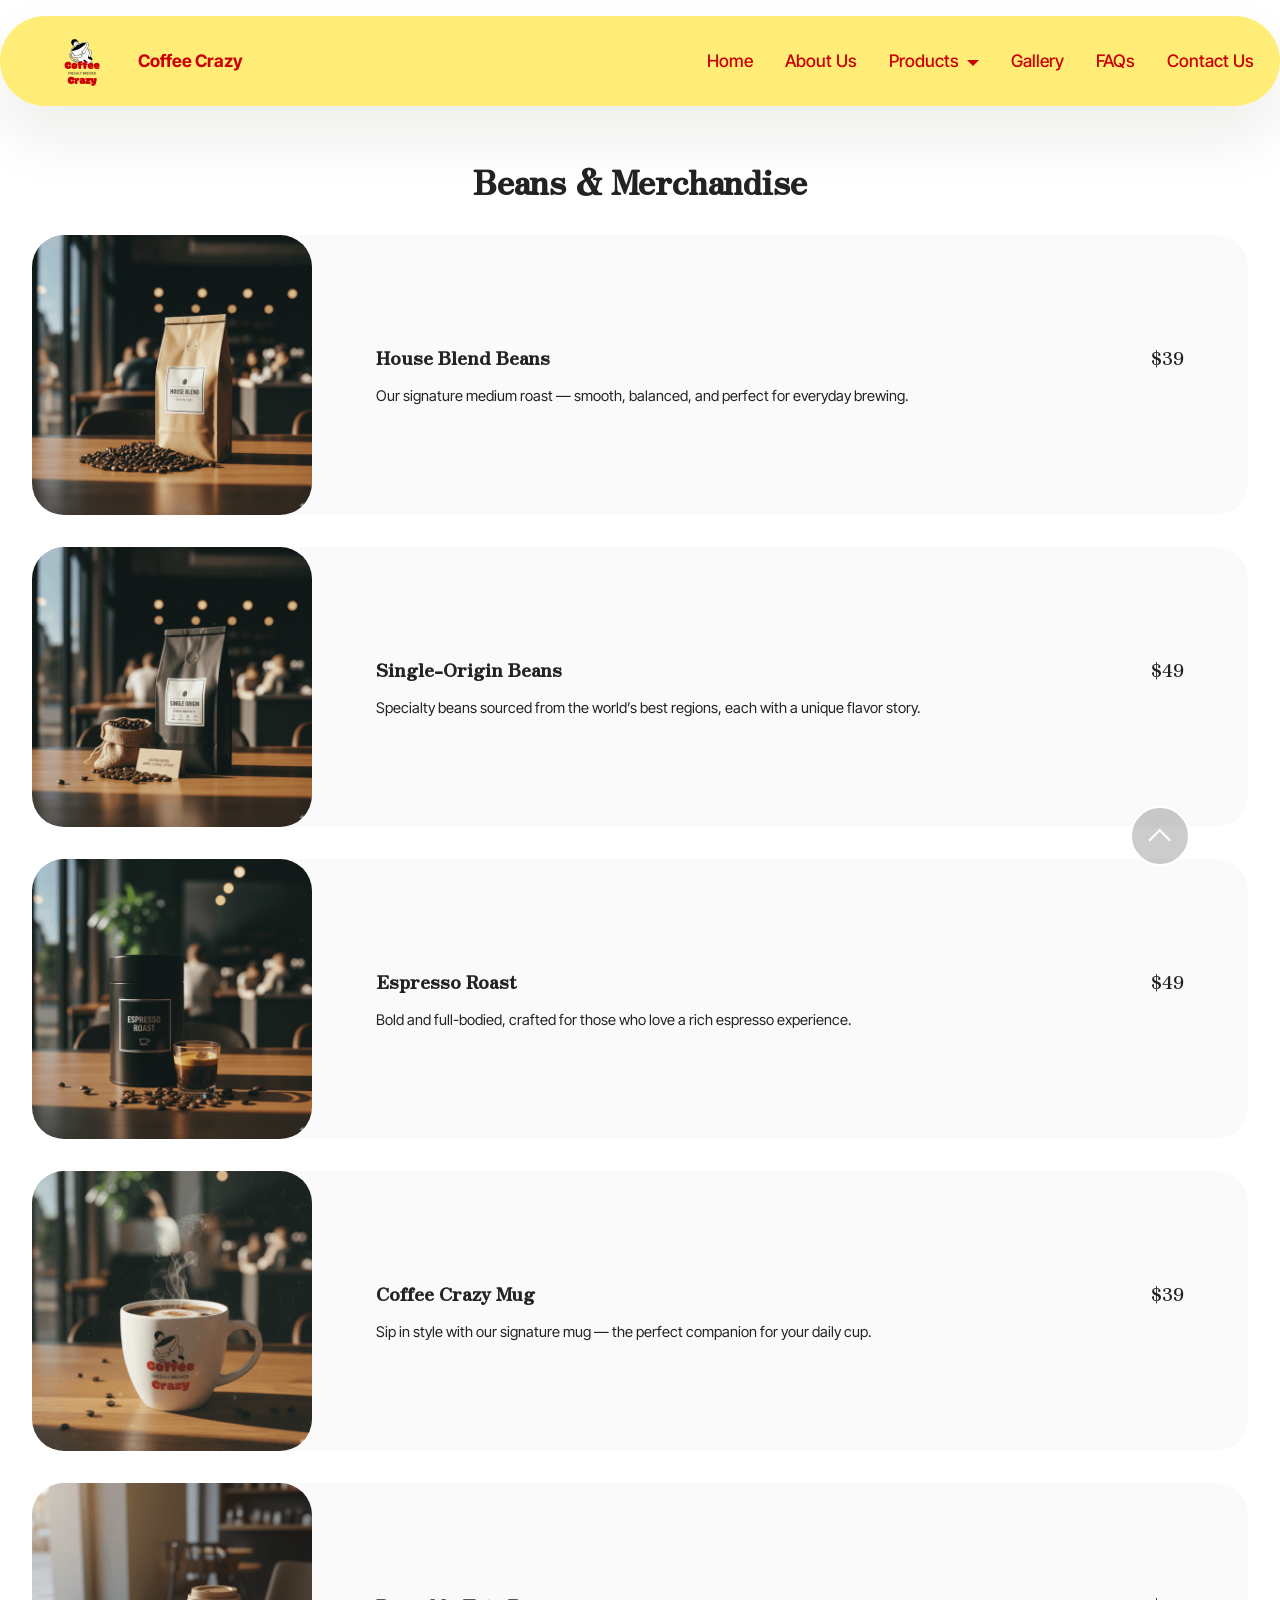
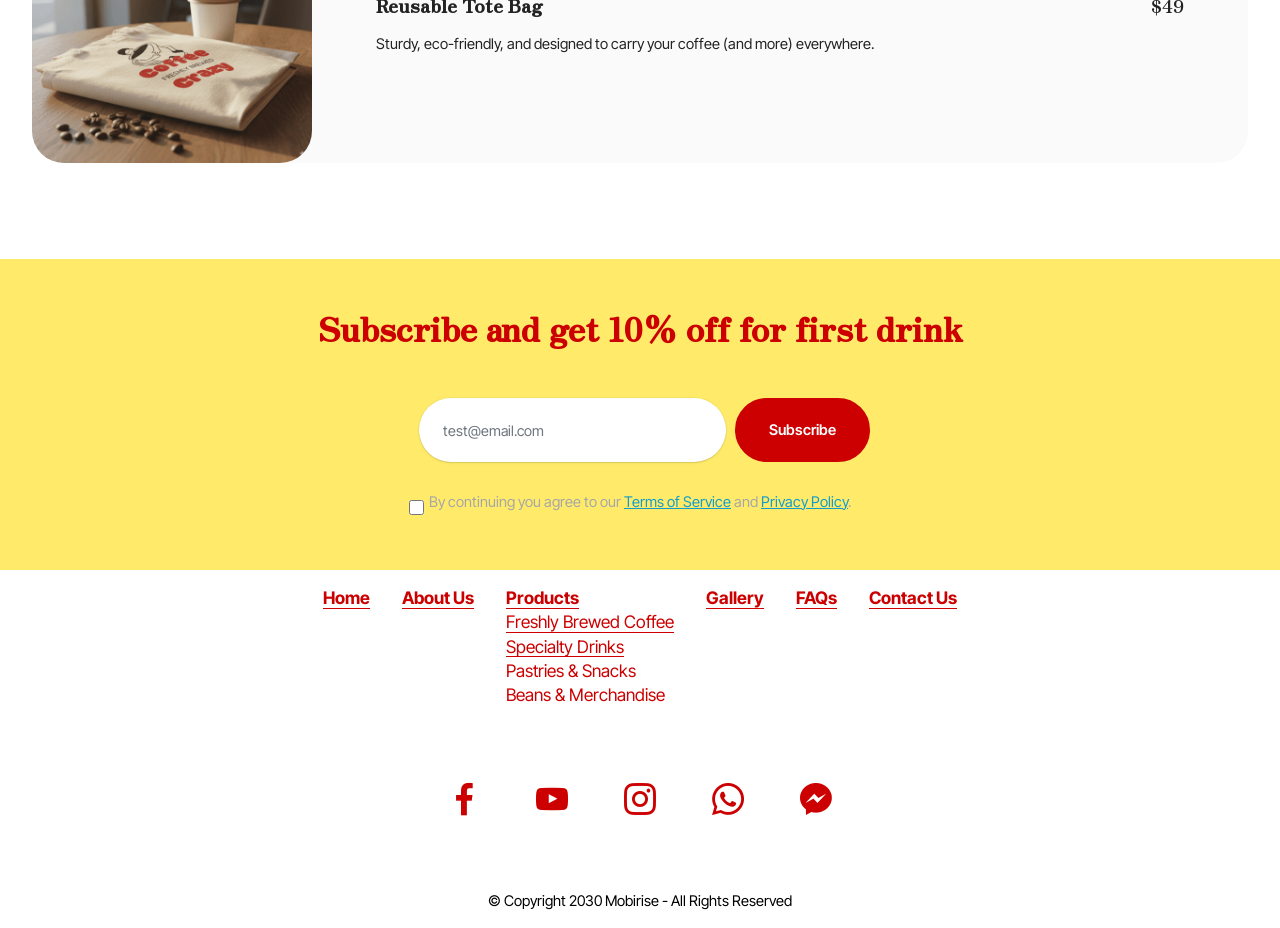
<file: beans&merchandise.html>
<!DOCTYPE html>
<html  >
<head>
  <!-- Site made with Mobirise Website Builder v6.0.6, https://mobirise.com -->
  <meta charset="UTF-8">
  <meta http-equiv="X-UA-Compatible" content="IE=edge">
  <meta name="generator" content="Mobirise v6.0.6, mobirise.com">
  <meta name="viewport" content="width=device-width, initial-scale=1, minimum-scale=1">
  <link rel="shortcut icon" href="assets/images/coffee20crazy20120transparent-160x160.png" type="image/x-icon">
  <meta name="description" content="Explore our menu of bold coffees, handcrafted specialty drinks, fresh pastries, and signature beans. At Coffee Crazy, there’s something to satisfy every craving.">
  
  
  <title>Beans & Merchandise | Coffee Crazy</title>
  <link rel="stylesheet" href="assets/web/assets/mobirise-icons2/mobirise2.css">
  <link rel="stylesheet" href="assets/bootstrap/css/bootstrap.min.css">
  <link rel="stylesheet" href="assets/bootstrap/css/bootstrap-grid.min.css">
  <link rel="stylesheet" href="assets/bootstrap/css/bootstrap-reboot.min.css">
  <link rel="stylesheet" href="assets/web/assets/gdpr-plugin/gdpr-styles.css">
  <link rel="stylesheet" href="assets/animatecss/animate.css">
  <link rel="stylesheet" href="assets/dropdown/css/style.css">
  <link rel="stylesheet" href="assets/socicon/css/styles.css">
  <link rel="stylesheet" href="assets/theme/css/style.css">
  <link rel="preload" href="https://fonts.googleapis.com/css?family=Zen+Antique:400&display=swap" as="style" onload="this.onload=null;this.rel='stylesheet'">
  <noscript><link rel="stylesheet" href="https://fonts.googleapis.com/css?family=Zen+Antique:400&display=swap"></noscript>
  <link rel="preload" href="https://fonts.googleapis.com/css?family=Inter+Tight:100,200,300,400,500,600,700,800,900,100i,200i,300i,400i,500i,600i,700i,800i,900i&display=swap" as="style" onload="this.onload=null;this.rel='stylesheet'">
  <noscript><link rel="stylesheet" href="https://fonts.googleapis.com/css?family=Inter+Tight:100,200,300,400,500,600,700,800,900,100i,200i,300i,400i,500i,600i,700i,800i,900i&display=swap"></noscript>
  <link rel="preload" as="style" href="assets/mobirise/css/mbr-additional.css?v=9hlWcy"><link rel="stylesheet" href="assets/mobirise/css/mbr-additional.css?v=9hlWcy" type="text/css">

  
  
  
</head>
<body>
  
  <section data-bs-version="5.1" class="menu menu1 cid-uXfILBezKj" once="menu" id="menu01-29">
	

	<nav class="navbar navbar-dropdown navbar-fixed-top navbar-expand-lg">
		<div class="container">
			<div class="navbar-brand">
				<span class="navbar-logo">
					<a href="index.html#header01-b">
						<img src="assets/images/coffee20crazy20120transparent-160x160.webp" alt="Mobirise Website Builder" style="height: 5rem;">
					</a>
				</span>
				<span class="navbar-caption-wrap"><a class="navbar-caption text-primary display-4" href="index.html#header01-b">Coffee Crazy</a></span>
			</div>
			<button class="navbar-toggler" type="button" data-toggle="collapse" data-bs-toggle="collapse" data-target="#navbarSupportedContent" data-bs-target="#navbarSupportedContent" aria-controls="navbarNavAltMarkup" aria-expanded="false" aria-label="Toggle navigation">
				<div class="hamburger">
					<span></span>
					<span></span>
					<span></span>
					<span></span>
				</div>
			</button>
			<div class="collapse navbar-collapse" id="navbarSupportedContent">
				<ul class="navbar-nav nav-dropdown nav-right" data-app-modern-menu="true"><li class="nav-item">
						<a class="nav-link link text-primary display-4" href="index.html#features04-3">Home</a>
					</li>
					<li class="nav-item">
						<a class="nav-link link text-primary display-4" href="aboutus.html#header12-15" aria-expanded="false">About Us</a>
					</li>
					<li class="nav-item dropdown">
						<a class="nav-link link text-primary dropdown-toggle show display-4" href="index.html#contacts3-1" data-toggle="dropdown-submenu" data-bs-toggle="dropdown" data-bs-auto-close="outside" aria-expanded="false">Products</a><div class="dropdown-menu show" aria-labelledby="dropdown-804" data-bs-popper="none"><a class="text-primary dropdown-item display-4" href="freshlybrewedcoffee.html#features11-2f">Freshly Brewed Coffee</a><a class="text-primary show dropdown-item display-4" href="specialtydrinks.html#features11-2h">Specialty Drinks</a><a class="text-primary show dropdown-item display-4" href="pastries&snacks.html#features11-2j">Pastries &amp; Snacks</a><a class="text-primary show dropdown-item display-4" href="beans&merchandise.html#features11-2l">Beans &amp; Merchandise</a></div>
					</li><li class="nav-item"><a class="nav-link link text-primary display-4" href="page4.html#header12-1g">Gallery</a></li><li class="nav-item"><a class="nav-link link text-primary display-4" href="page5.html#header09-1l">FAQs</a></li><li class="nav-item"><a class="nav-link link text-primary display-4" href="contactus.html#contacts3-9">Contact Us</a></li></ul>
				
				
			</div>
		</div>
	</nav>
</section>

<section data-bs-version="5.1" class="features11 cid-uXfYS1BLtt" id="features11-2l">
    <!---->
    

    
    
    <div class="container">
        <div class="title">
            <h3 class="mbr-section-title mbr-fonts-style mb-4 display-2"><strong>Beans &amp; Merchandise</strong></h3>
            
        </div>
        <div class="item features-image">
            <div class="item-wrapper">
                <div class="row align-items-center">
                    <div class="col-12 col-md-3">
                        <div class="image-wrapper">
                            <img src="assets/images/generated20image20september201920202520-2011-18pm-596x596.webp" alt="Mobirise Website Builder" title="">
                        </div>
                    </div>
                    <div class="col-12 col-md">
                        <div class="card-box">
                            <div class="row">
                                <div class="col-12">
                                    <div class="top-line">
                                        <h4 class="card-title mbr-fonts-style display-5"><strong>House Blend Beans</strong></h4>
                                        <p class="cost mbr-fonts-style display-5">
                                            $39</p>
                                    </div>
                                </div>
                                <div class="col-12">
                                    <div class="bottom-line">
                                        <p class="mbr-text mbr-fonts-style m-0 display-7">
                                            Our signature medium roast — smooth, balanced, and perfect for everyday brewing.
                                        </p>
                                    </div>
                                </div>
                            </div>
                        </div>
                    </div>
                </div>
            </div>
        </div>
        <div class="item features-image">
            <div class="item-wrapper">
                <div class="row align-items-center">
                    <div class="col-12 col-md-3">
                        <div class="image-wrapper">
                            <img src="assets/images/generated20image20september201920202520-2011-19pm-596x596.webp" alt="Mobirise Website Builder" title="">
                        </div>
                    </div>
                    <div class="col-12 col-md">
                        <div class="card-box">
                            <div class="row">
                                <div class="col-12">
                                    <div class="top-line">
                                        <h4 class="card-title mbr-fonts-style display-5"><strong>Single-Origin Beans</strong></h4>
                                        <p class="cost mbr-fonts-style display-5">
                                            $49</p>
                                    </div>
                                </div>
                                <div class="col-12">
                                    <div class="bottom-line">
                                        <p class="mbr-text mbr-fonts-style m-0 display-7">
                                            Specialty beans sourced from the world’s best regions, each with a unique flavor story.
                                        </p>
                                    </div>
                                </div>
                            </div>
                        </div>
                    </div>
                </div>
            </div>
        </div>
        <div class="item features-image mb-4 col-12 col-md-">
            <div class="item-wrapper">
                <div class="row align-items-center">
                    <div class="col-12 col-md-3">
                        <div class="image-wrapper">
                            <img src="assets/images/generated20image20september201920202520-2011-20pm-596x596.webp" alt="Mobirise Website Builder" title="">
                        </div>
                    </div>
                    <div class="col-12 col-md">
                        <div class="card-box">
                            <div class="row">
                                <div class="col-12">
                                    <div class="top-line">
                                        <h4 class="card-title mbr-fonts-style display-5"><strong>Espresso Roast</strong></h4>
                                        <p class="cost mbr-fonts-style display-5">
                                            $49</p>
                                    </div>
                                </div>
                                <div class="col-12">
                                    <div class="bottom-line">
                                        <p class="mbr-text mbr-fonts-style m-0 display-7">
                                            Bold and full-bodied, crafted for those who love a rich espresso experience.
                                        </p>
                                    </div>
                                </div>
                            </div>
                        </div>
                    </div>
                </div>
            </div>
        </div>
    </div>
</section>

<section data-bs-version="5.1" class="features11 cid-uXfYSDGzn6" id="features11-2m">
    <!---->
    

    
    
    <div class="container">
        <div class="title">
            
            
        </div>
        <div class="item features-image">
            <div class="item-wrapper">
                <div class="row align-items-center">
                    <div class="col-12 col-md-3">
                        <div class="image-wrapper">
                            <img src="assets/images/generated20image20september201920202520-2011-26pm-596x596.webp" alt="Mobirise Website Builder" title="">
                        </div>
                    </div>
                    <div class="col-12 col-md">
                        <div class="card-box">
                            <div class="row">
                                <div class="col-12">
                                    <div class="top-line">
                                        <h4 class="card-title mbr-fonts-style display-5"><strong>Coffee Crazy Mug</strong></h4>
                                        <p class="cost mbr-fonts-style display-5">
                                            $39</p>
                                    </div>
                                </div>
                                <div class="col-12">
                                    <div class="bottom-line">
                                        <p class="mbr-text mbr-fonts-style m-0 display-7">
                                            Sip in style with our signature mug — the perfect companion for your daily cup.
                                        </p>
                                    </div>
                                </div>
                            </div>
                        </div>
                    </div>
                </div>
            </div>
        </div>
        <div class="item features-image">
            <div class="item-wrapper">
                <div class="row align-items-center">
                    <div class="col-12 col-md-3">
                        <div class="image-wrapper">
                            <img src="assets/images/generated20image20september201920202520-2011-30pm-596x596.webp" alt="Mobirise Website Builder" title="">
                        </div>
                    </div>
                    <div class="col-12 col-md">
                        <div class="card-box">
                            <div class="row">
                                <div class="col-12">
                                    <div class="top-line">
                                        <h4 class="card-title mbr-fonts-style display-5"><strong>Reusable Tote Bag</strong></h4>
                                        <p class="cost mbr-fonts-style display-5">
                                            $49</p>
                                    </div>
                                </div>
                                <div class="col-12">
                                    <div class="bottom-line">
                                        <p class="mbr-text mbr-fonts-style m-0 display-7">
                                            Sturdy, eco-friendly, and designed to carry your coffee (and more) everywhere.
                                        </p>
                                    </div>
                                </div>
                            </div>
                        </div>
                    </div>
                </div>
            </div>
        </div>
        
    </div>
</section>

<section data-bs-version="5.1" class="form1 cid-uXfILCMLC8" id="form01-2d">
	

	

	<div class="container-fluid">
		<div class="row content-wrapper justify-content-center">
			<div class="col-lg-7 mbr-form">
				<div class="col-lg-12 col-md-12 col-sm-12">
					<h5 class="mbr-section-title mbr-fonts-style mb-5 display-2"><strong>Subscribe and get 10% off for first drink</strong><strong><br></strong></h5>
				</div>

				<div class="text-wrapper align-left" data-form-type="formoid">
					<!--Formbuilder Form-->
					<form action="https://mobirise.eu/" method="POST" class="mbr-form form-with-styler" data-form-title="Form Name"><input type="hidden" name="email" data-form-email="true" value="De7JiRt5w/GDeILzZ2+U0fZc9OurjYb4A1fy0EfH7Jdl7vG5ZFEKEX6z6MKwYjmKTbIwEi+JXGFM7RQIoAgz+Ad5+l4osOGA7AgulE5cS/26WDmRvP8iF3SiY8LpAC9y">
						<div class="row">
							<div hidden="hidden" data-form-alert="" class="alert alert-success col-12">Thanks for filling out the form!</div>
							<div hidden="hidden" data-form-alert-danger="" class="alert alert-danger col-12">
								Oops...! some problem!
							</div>
						</div>
						<div class="dragArea row">
							<div data-for="email" class="col-lg-6 col-md-6 col-sm-12 form-group">
								<input type="email" name="email" placeholder="test@email.com" data-form-field="email" class="form-control display-7" value="" id="email-form01-2d">
							</div>
							<div class="col-auto mbr-section-btn"><button type="submit" class="w-100 w-100 w-100 w-100 w-100 w-100 btn btn-primary display-7">Subscribe</button></div>
						</div>
					<span class="gdpr-block">
<label>
<span class="textGDPR display-7" style="color: #a7a7a7"><input type="checkbox" name="gdpr" id="gdpr-form01-2d" required="">By continuing you agree to our <a style="color: #149dcc; text-decoration: underline;" href="terms.html">Terms of Service</a> and <a style="color: #149dcc; text-decoration: underline;" href="policy.html">Privacy Policy</a>.</span>
</label>
</span></form>
					<!--Formbuilder Form-->
				</div>
			</div>
		</div>
	</div>
</section>

<section data-bs-version="5.1" class="footer3 programm5 cid-uXfILD5GJq" once="footers" id="footer03-2e">

        

    

    <div class="container">
        <div class="row">

            <div class="row-links mb-4">
                <ul class="header-menu">
                  
                  
                  
                  
                <li class="header-menu-item mbr-fonts-style display-4"><a href="index.html#header01-b" class="text-primary"><strong>Home</strong></a><br><a href="index.html#header01-b" class="text-primary"><br></a></li><li class="header-menu-item mbr-fonts-style display-4"><a href="aboutus.html#header12-15" class="text-primary"><strong>About Us</strong></a></li><li class="header-menu-item mbr-fonts-style display-4"><a href="products.html#header14-2" class="text-primary"><strong>Products</strong></a><br><a href="freshlybrewedcoffee.html#features11-2f" class="text-primary">Freshly Brewed Coffee</a>
<div><a href="specialtydrinks.html#features11-2h" class="text-primary">Specialty Drinks</a>
</div><div><a href="pastries&snacks.html#features11-2j" class="text-primary">Pastries &amp; Snacks</a>
</div><div><a href="beans&merchandise.html#features11-2l" class="text-primary">Beans &amp; Merchandise</a></div></li><li class="header-menu-item mbr-fonts-style display-4"><a href="page4.html#header12-1g" class="text-primary"><strong>Gallery</strong></a><br><br></li><li class="header-menu-item mbr-fonts-style display-4"><a href="page5.html#header09-1l" class="text-primary"><strong>FAQs</strong></a></li><li class="header-menu-item mbr-fonts-style display-4"><a href="contactus.html#contacts3-9" class="text-primary"><strong>Contact Us</strong></a></li></ul>
              </div>

            <div class="col-12">
                <div class="social-row">
                    <div class="soc-item">
                        <a href="https://mobiri.se/" target="_blank">
                            <span class="mbr-iconfont socicon socicon-facebook display-7"></span>
                        </a>
                    </div>
                    <div class="soc-item">
                        <a href="https://mobiri.se/" target="_blank">
                            <span class="mbr-iconfont socicon-youtube socicon"></span>
                        </a>
                    </div>
                    <div class="soc-item">
                        <a href="https://mobiri.se/" target="_blank">
                            <span class="mbr-iconfont socicon-instagram socicon"></span>
                        </a>
                    </div>
                    <div class="soc-item">
                        <a href="https://mobiri.se/" target="_blank">
                            <span class="mbr-iconfont socicon-whatsapp socicon"></span>
                        </a>
                    </div>
                    <div class="soc-item">
                        <a href="https://mobiri.se/" target="_blank">
                            <span class="mbr-iconfont socicon-messenger socicon" style=""></span>
                        </a>
                    </div>
                </div>
            </div>
            <div class="col-12 mt-5">
                <p class="mbr-fonts-style copyright display-7">
                    © Copyright 2030 Mobirise - All Rights Reserved
                </p>
            </div>
        </div>
    </div>
</section>
  
  
 <div id="scrollToTop" class="scrollToTop mbr-arrow-up"><a style="text-align: center;"><i class="mbr-arrow-up-icon mbr-arrow-up-icon-cm cm-icon cm-icon-smallarrow-up"></i></a></div>
    <input name="animation" type="hidden">
  </body>
</html>
</file>
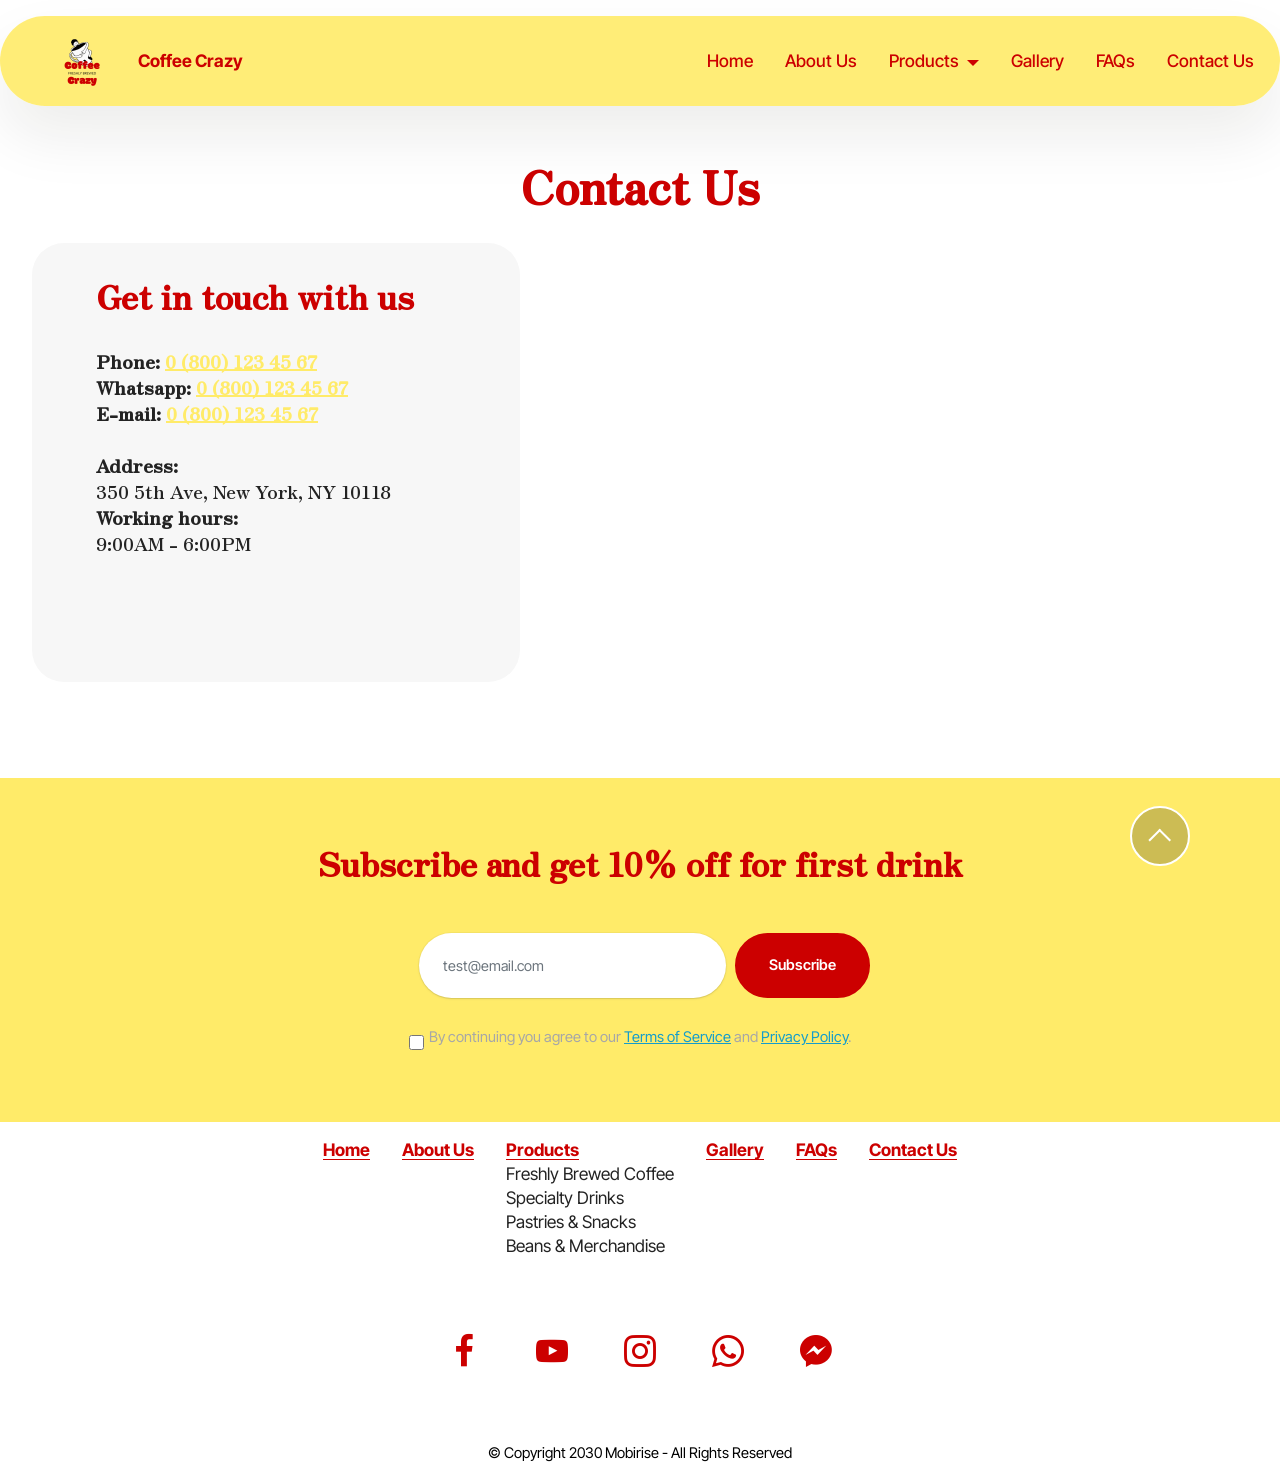
<file: contactus.html>
<!DOCTYPE html>
<html  >
<head>
  <!-- Site made with Mobirise Website Builder v6.0.6, https://mobirise.com -->
  <meta charset="UTF-8">
  <meta http-equiv="X-UA-Compatible" content="IE=edge">
  <meta name="generator" content="Mobirise v6.0.6, mobirise.com">
  <meta name="viewport" content="width=device-width, initial-scale=1, minimum-scale=1">
  <link rel="shortcut icon" href="assets/images/coffee20crazy20120transparent-160x160.png" type="image/x-icon">
  <meta name="description" content="Let’s connect! Visit Coffee Crazy, give us a call, or drop us a message. We’re always happy to serve you and share our love for coffee.">
  
  
  <title>Contact Us | Coffee Crazy</title>
  <link rel="stylesheet" href="assets/web/assets/mobirise-icons2/mobirise2.css">
  <link rel="stylesheet" href="assets/bootstrap/css/bootstrap.min.css">
  <link rel="stylesheet" href="assets/bootstrap/css/bootstrap-grid.min.css">
  <link rel="stylesheet" href="assets/bootstrap/css/bootstrap-reboot.min.css">
  <link rel="stylesheet" href="assets/web/assets/gdpr-plugin/gdpr-styles.css">
  <link rel="stylesheet" href="assets/animatecss/animate.css">
  <link rel="stylesheet" href="assets/dropdown/css/style.css">
  <link rel="stylesheet" href="assets/socicon/css/styles.css">
  <link rel="stylesheet" href="assets/theme/css/style.css">
  <link rel="preload" href="https://fonts.googleapis.com/css?family=Zen+Antique:400&display=swap" as="style" onload="this.onload=null;this.rel='stylesheet'">
  <noscript><link rel="stylesheet" href="https://fonts.googleapis.com/css?family=Zen+Antique:400&display=swap"></noscript>
  <link rel="preload" href="https://fonts.googleapis.com/css?family=Inter+Tight:100,200,300,400,500,600,700,800,900,100i,200i,300i,400i,500i,600i,700i,800i,900i&display=swap" as="style" onload="this.onload=null;this.rel='stylesheet'">
  <noscript><link rel="stylesheet" href="https://fonts.googleapis.com/css?family=Inter+Tight:100,200,300,400,500,600,700,800,900,100i,200i,300i,400i,500i,600i,700i,800i,900i&display=swap"></noscript>
  <link rel="preload" as="style" href="assets/mobirise/css/mbr-additional.css?v=wk1svc"><link rel="stylesheet" href="assets/mobirise/css/mbr-additional.css?v=wk1svc" type="text/css">

  
  
  
</head>
<body>
  
  <section data-bs-version="5.1" class="menu menu1 cid-uWzuOpXOfu" once="menu" id="menu01-0">
	

	<nav class="navbar navbar-dropdown navbar-fixed-top navbar-expand-lg">
		<div class="container">
			<div class="navbar-brand">
				<span class="navbar-logo">
					<a href="index.html#header01-b">
						<img src="assets/images/coffee20crazy20120transparent-160x160.webp" alt="Mobirise Website Builder" style="height: 5rem;">
					</a>
				</span>
				<span class="navbar-caption-wrap"><a class="navbar-caption text-primary display-4" href="index.html#header01-b">Coffee Crazy</a></span>
			</div>
			<button class="navbar-toggler" type="button" data-toggle="collapse" data-bs-toggle="collapse" data-target="#navbarSupportedContent" data-bs-target="#navbarSupportedContent" aria-controls="navbarNavAltMarkup" aria-expanded="false" aria-label="Toggle navigation">
				<div class="hamburger">
					<span></span>
					<span></span>
					<span></span>
					<span></span>
				</div>
			</button>
			<div class="collapse navbar-collapse" id="navbarSupportedContent">
				<ul class="navbar-nav nav-dropdown nav-right" data-app-modern-menu="true"><li class="nav-item">
						<a class="nav-link link text-primary display-4" href="index.html#features04-3">Home</a>
					</li>
					<li class="nav-item">
						<a class="nav-link link text-primary display-4" href="aboutus.html#header12-15" aria-expanded="false">About Us</a>
					</li>
					<li class="nav-item dropdown">
						<a class="nav-link link text-primary dropdown-toggle show display-4" href="index.html#contacts3-1" data-toggle="dropdown-submenu" data-bs-toggle="dropdown" data-bs-auto-close="outside" aria-expanded="false">Products</a><div class="dropdown-menu show" aria-labelledby="dropdown-804" data-bs-popper="none"><a class="text-primary dropdown-item display-4" href="freshlybrewedcoffee.html#features11-2f">Freshly Brewed Coffee</a><a class="text-primary show dropdown-item display-4" href="specialtydrinks.html#features11-2h">Specialty Drinks</a><a class="text-primary show dropdown-item display-4" href="pastries&snacks.html#features11-2j">Pastries &amp; Snacks</a><a class="text-primary show dropdown-item display-4" href="beans&merchandise.html#features11-2l">Beans &amp; Merchandise</a></div>
					</li><li class="nav-item"><a class="nav-link link text-primary display-4" href="page4.html#header12-1g">Gallery</a></li><li class="nav-item"><a class="nav-link link text-primary display-4" href="page5.html#header09-1l">FAQs</a></li><li class="nav-item"><a class="nav-link link text-primary display-4" href="contactus.html#contacts3-9">Contact Us</a></li></ul>
				
				
			</div>
		</div>
	</nav>
</section>

<section data-bs-version="5.1" class="contacts3 map1 cid-uWzuOvr8KN" id="contacts3-9">

    

    
    
    <div class="container">
        <div class="mbr-section-head">
            <h3 class="mbr-section-title mbr-fonts-style align-center mb-0 display-1">
                <strong>Contact Us</strong></h3>
            
        </div>
        <div class="row justify-content-center mt-4">
            <div class="card col-12 col-md-5">
                <div class="card-wrapper">
                    <div class="text-wrapper">
                        <h6 class="card-title mbr-fonts-style mb-1 display-2"><strong>Get in touch with us</strong></h6>
                        <p class="mbr-text mbr-fonts-style display-5"><br><strong>Phone:</strong> <a href="tel:+12345678910" class="text-secondary"><strong>0 (800) 123 45 67</strong></a>
<br><strong>Whatsapp:</strong> <a href="tel:+12345678910" class="text-secondary"><strong>0 (800) 123 45 67</strong></a>
                            <br><strong>E-mail:</strong>&nbsp;<a href="tel:+12345678910" class="text-secondary"><strong>0 (800) 123 45 67</strong></a><br><br><strong>Address:&nbsp;</strong><br>350 5th Ave, New York, NY 10118<br><strong>Working hours: </strong><br>9:00AM - 6:00PM<br><br><br><br>
                        </p>
                    </div>
                </div>

            </div>
            <div class="map-wrapper col-12 col-md-7">
                <div class="google-map"><iframe frameborder="0" style="border:0" src="https://www.google.com/maps/embed?pb=!1m14!1m8!1m3!1d6045.3003145248895!2d-73.9884657!3d40.7477229!3m2!1i1024!2i768!4f13.1!3m3!1m2!1s0x89c259a9ac1f1b85%3A0x7e33d1c0e7af3be4!2zMzUwIDV0aCBBdmUsIE5ldyBZb3JrLCBOWSAxMDExOCwg0KHQqNCQ!5e0!3m2!1sru!2sru!4v1689597362021!5m2!1sen!2sen" allowfullscreen=""></iframe></div>
            </div>
        </div>
    </div>
</section>

<section data-bs-version="5.1" class="form1 cid-uWzuOtq8Ou" id="form01-5">
	

	

	<div class="container-fluid">
		<div class="row content-wrapper justify-content-center">
			<div class="col-lg-7 mbr-form">
				<div class="col-lg-12 col-md-12 col-sm-12">
					<h5 class="mbr-section-title mbr-fonts-style mb-5 display-2"><strong>Subscribe and get 10% off for first drink</strong></h5>
				</div>

				<div class="text-wrapper align-left" data-form-type="formoid">
					<!--Formbuilder Form-->
					<form action="https://mobirise.eu/" method="POST" class="mbr-form form-with-styler" data-form-title="Form Name"><input type="hidden" name="email" data-form-email="true" value="74sJjhKHBBbHGPIyXDVUt2HEWo0i+cGXt4S2A/MxyFsQh8PkkKHcHX8iz1iUN3TpuVOo2sNVzVnQHhP1qPLDHlFZ1itxy8h/GuqG6Yf8f3qdPigWVRq6WwWn0sYLYT+z">
						<div class="row">
							<div hidden="hidden" data-form-alert="" class="alert alert-success col-12">Thanks for filling out the form!</div>
							<div hidden="hidden" data-form-alert-danger="" class="alert alert-danger col-12">
								Oops...! some problem!
							</div>
						</div>
						<div class="dragArea row">
							<div data-for="email" class="col-lg-6 col-md-6 col-sm-12 form-group">
								<input type="email" name="email" placeholder="test@email.com" data-form-field="email" class="form-control display-7" value="" id="email-form01-5">
							</div>
							<div class="col-auto mbr-section-btn"><button type="submit" class="w-100 w-100 w-100 w-100 w-100 w-100 btn btn-primary display-7">Subscribe</button></div>
						</div>
					<span class="gdpr-block">
<label>
<span class="textGDPR display-7" style="color: #a7a7a7"><input type="checkbox" name="gdpr" id="gdpr-form01-5" required="">By continuing you agree to our <a style="color: #149dcc; text-decoration: underline;" href="terms.html">Terms of Service</a> and <a style="color: #149dcc; text-decoration: underline;" href="policy.html">Privacy Policy</a>.</span>
</label>
</span></form>
					<!--Formbuilder Form-->
				</div>
			</div>
		</div>
	</div>
</section>

<section data-bs-version="5.1" class="footer3 programm5 cid-uWzuOw2odF" once="footers" id="footer03-a">

        

    

    <div class="container">
        <div class="row">

            <div class="row-links mb-4">
                <ul class="header-menu">
                  
                  
                  
                  
                <li class="header-menu-item mbr-fonts-style display-4"><strong><a href="index.html#header01-b" class="text-primary"><b>Home</b></a><br></strong><a href="index.html#header01-b" class="text-primary"><br></a></li><li class="header-menu-item mbr-fonts-style display-4"><a href="aboutus.html#header12-15" class="text-primary"><strong>About Us</strong></a></li><li class="header-menu-item mbr-fonts-style display-4"><a href="products.html#header14-2" class="text-primary"><strong>Products</strong></a><br>Freshly Brewed Coffee
<div>Specialty Drinks
</div><div>Pastries &amp; Snacks
</div><div>Beans &amp; Merchandise</div></li><li class="header-menu-item mbr-fonts-style display-4"><a href="page4.html#header12-1g" class="text-primary"><strong>Gallery</strong></a></li><li class="header-menu-item mbr-fonts-style display-4"><a href="page5.html#header09-1l" class="text-primary"><strong>FAQs</strong></a></li><li class="header-menu-item mbr-fonts-style display-4"><a href="contactus.html#contacts3-9" class="text-primary"><strong>Contact Us</strong></a></li></ul>
              </div>

            <div class="col-12">
                <div class="social-row">
                    <div class="soc-item">
                        <a href="https://mobiri.se/" target="_blank">
                            <span class="mbr-iconfont socicon socicon-facebook display-7"></span>
                        </a>
                    </div>
                    <div class="soc-item">
                        <a href="https://mobiri.se/" target="_blank">
                            <span class="mbr-iconfont socicon-youtube socicon"></span>
                        </a>
                    </div>
                    <div class="soc-item">
                        <a href="https://mobiri.se/" target="_blank">
                            <span class="mbr-iconfont socicon-instagram socicon"></span>
                        </a>
                    </div>
                    <div class="soc-item">
                        <a href="https://mobiri.se/" target="_blank">
                            <span class="mbr-iconfont socicon-whatsapp socicon"></span>
                        </a>
                    </div>
                    <div class="soc-item">
                        <a href="https://mobiri.se/" target="_blank">
                            <span class="mbr-iconfont socicon-messenger socicon" style=""></span>
                        </a>
                    </div>
                </div>
            </div>
            <div class="col-12 mt-5">
                <p class="mbr-fonts-style copyright display-7">
                    © Copyright 2030 Mobirise - All Rights Reserved
                </p>
            </div>
        </div>
    </div>
</section>
  
  
 <div id="scrollToTop" class="scrollToTop mbr-arrow-up"><a style="text-align: center;"><i class="mbr-arrow-up-icon mbr-arrow-up-icon-cm cm-icon cm-icon-smallarrow-up"></i></a></div>
    <input name="animation" type="hidden">
  </body>
</html>
</file>
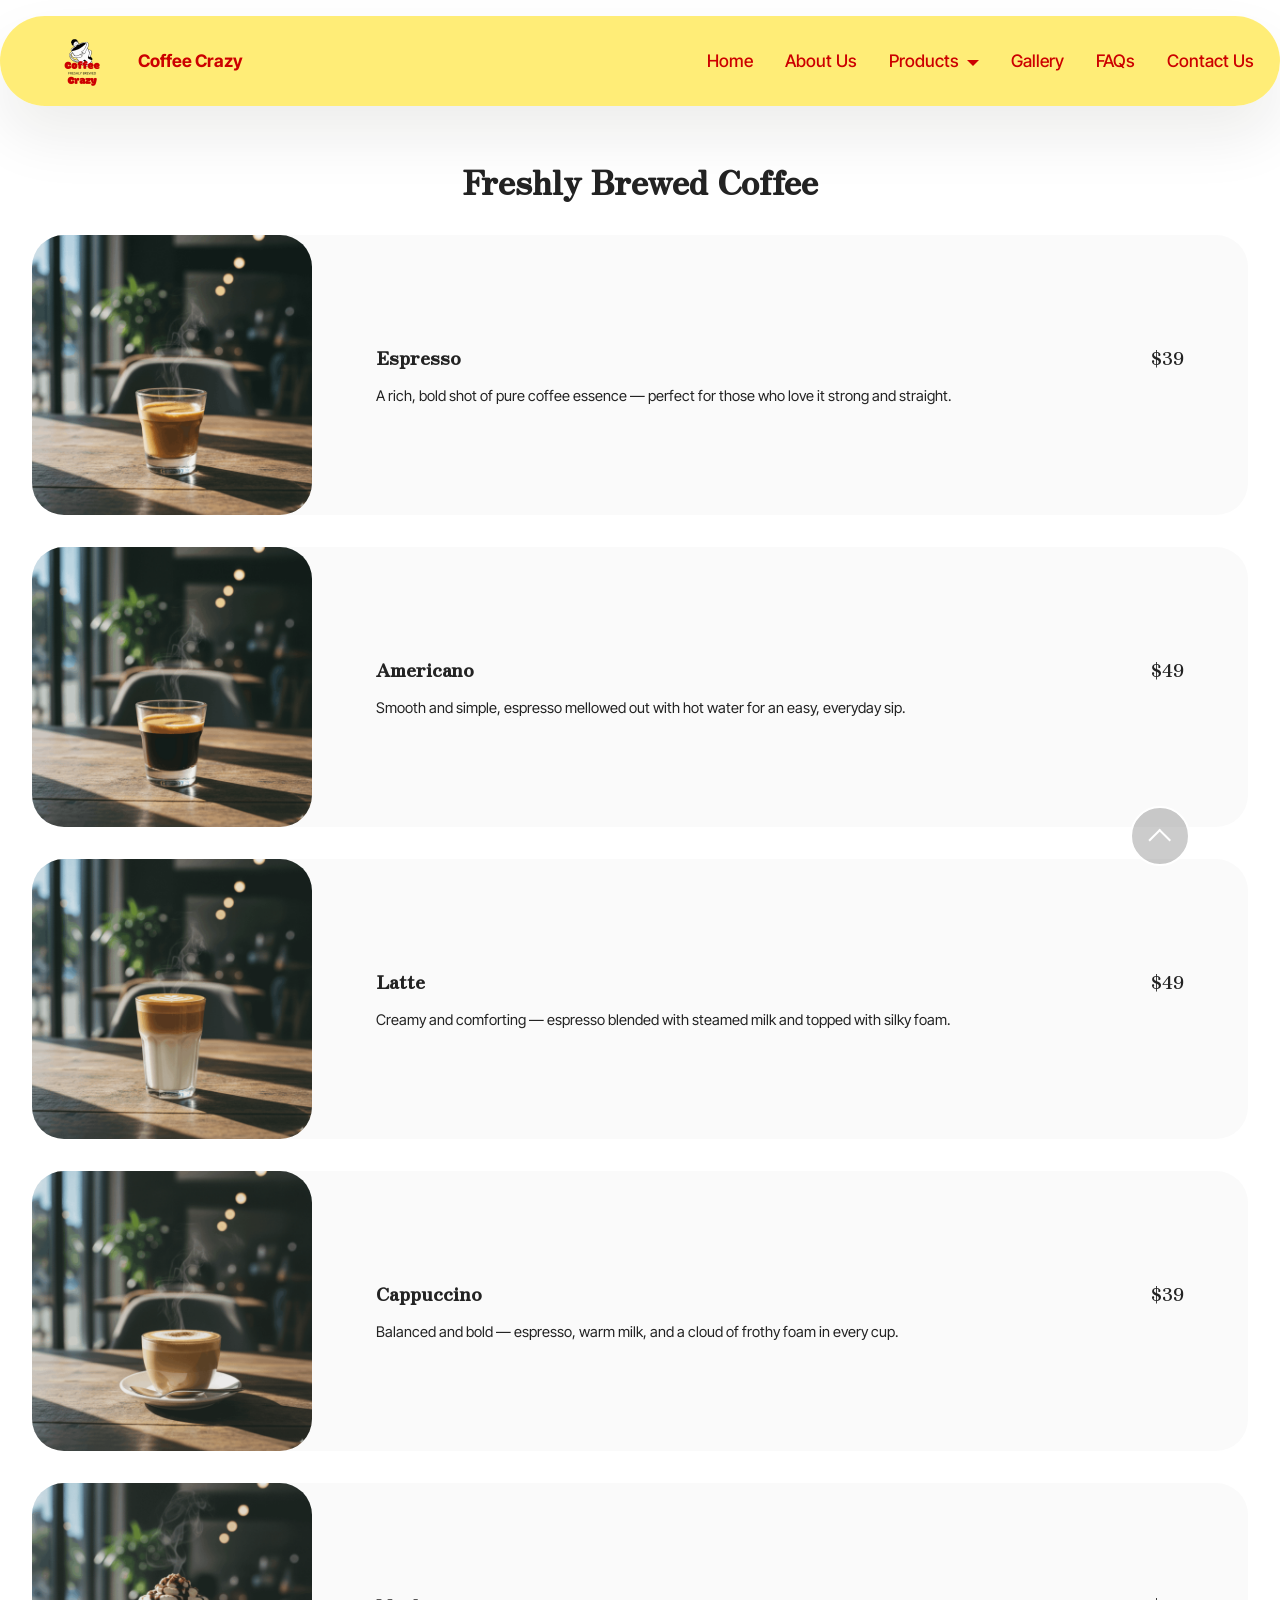
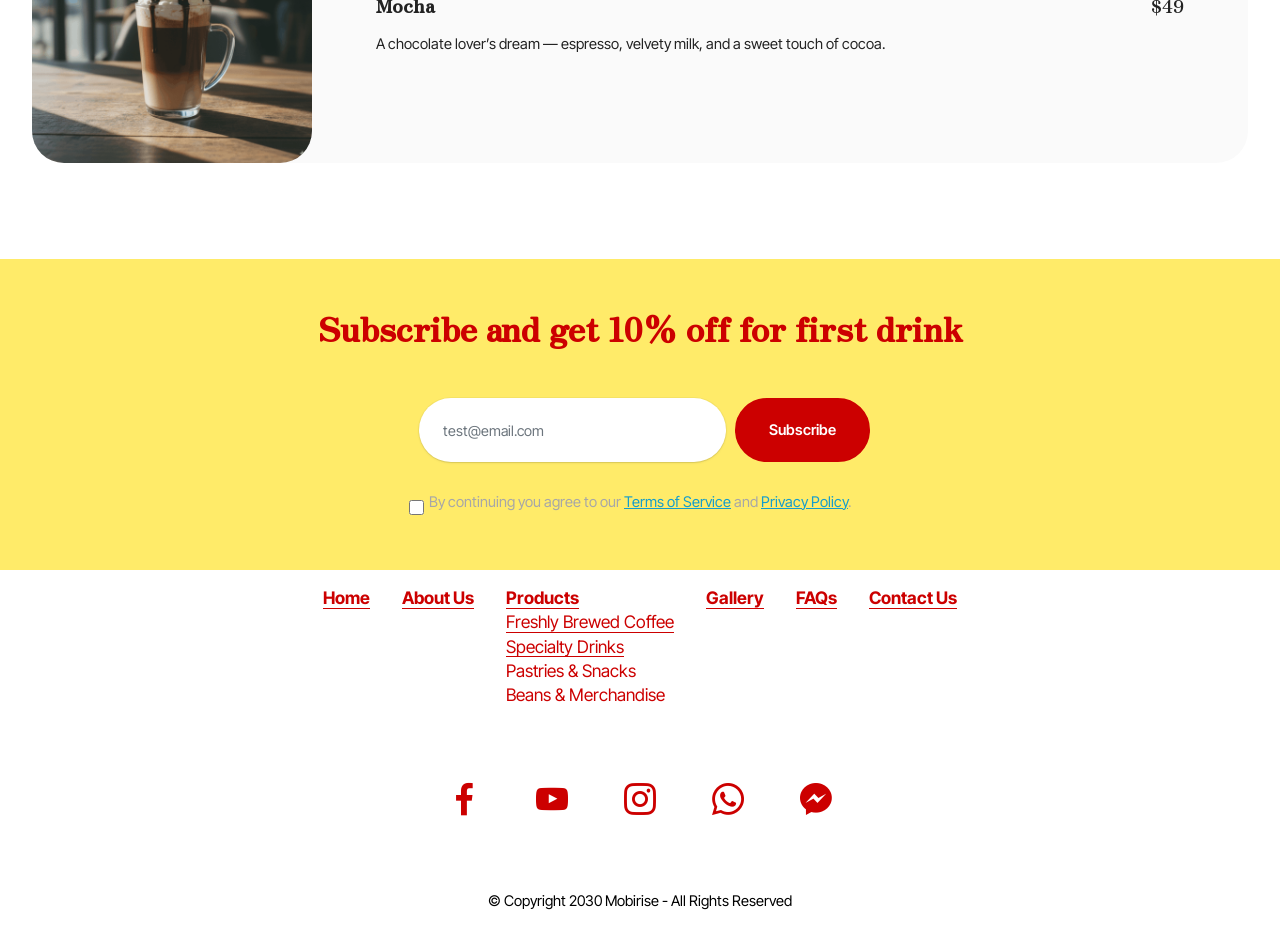
<file: freshlybrewedcoffee.html>
<!DOCTYPE html>
<html  >
<head>
  <!-- Site made with Mobirise Website Builder v6.0.6, https://mobirise.com -->
  <meta charset="UTF-8">
  <meta http-equiv="X-UA-Compatible" content="IE=edge">
  <meta name="generator" content="Mobirise v6.0.6, mobirise.com">
  <meta name="viewport" content="width=device-width, initial-scale=1, minimum-scale=1">
  <link rel="shortcut icon" href="assets/images/coffee20crazy20120transparent-160x160.png" type="image/x-icon">
  <meta name="description" content="Explore our menu of bold coffees, handcrafted specialty drinks, fresh pastries, and signature beans. At Coffee Crazy, there’s something to satisfy every craving.">
  
  
  <title>Freshly Brewed Coffee | Coffee Crazy</title>
  <link rel="stylesheet" href="assets/web/assets/mobirise-icons2/mobirise2.css">
  <link rel="stylesheet" href="assets/bootstrap/css/bootstrap.min.css">
  <link rel="stylesheet" href="assets/bootstrap/css/bootstrap-grid.min.css">
  <link rel="stylesheet" href="assets/bootstrap/css/bootstrap-reboot.min.css">
  <link rel="stylesheet" href="assets/web/assets/gdpr-plugin/gdpr-styles.css">
  <link rel="stylesheet" href="assets/animatecss/animate.css">
  <link rel="stylesheet" href="assets/dropdown/css/style.css">
  <link rel="stylesheet" href="assets/socicon/css/styles.css">
  <link rel="stylesheet" href="assets/theme/css/style.css">
  <link rel="preload" href="https://fonts.googleapis.com/css?family=Zen+Antique:400&display=swap" as="style" onload="this.onload=null;this.rel='stylesheet'">
  <noscript><link rel="stylesheet" href="https://fonts.googleapis.com/css?family=Zen+Antique:400&display=swap"></noscript>
  <link rel="preload" href="https://fonts.googleapis.com/css?family=Inter+Tight:100,200,300,400,500,600,700,800,900,100i,200i,300i,400i,500i,600i,700i,800i,900i&display=swap" as="style" onload="this.onload=null;this.rel='stylesheet'">
  <noscript><link rel="stylesheet" href="https://fonts.googleapis.com/css?family=Inter+Tight:100,200,300,400,500,600,700,800,900,100i,200i,300i,400i,500i,600i,700i,800i,900i&display=swap"></noscript>
  <link rel="preload" as="style" href="assets/mobirise/css/mbr-additional.css?v=fbbheq"><link rel="stylesheet" href="assets/mobirise/css/mbr-additional.css?v=fbbheq" type="text/css">

  
  
  
</head>
<body>
  
  <section data-bs-version="5.1" class="menu menu1 cid-uXfIsmLnho" once="menu" id="menu01-1r">
	

	<nav class="navbar navbar-dropdown navbar-fixed-top navbar-expand-lg">
		<div class="container">
			<div class="navbar-brand">
				<span class="navbar-logo">
					<a href="index.html#header01-b">
						<img src="assets/images/coffee20crazy20120transparent-160x160.webp" alt="Mobirise Website Builder" style="height: 5rem;">
					</a>
				</span>
				<span class="navbar-caption-wrap"><a class="navbar-caption text-primary display-4" href="index.html#header01-b">Coffee Crazy</a></span>
			</div>
			<button class="navbar-toggler" type="button" data-toggle="collapse" data-bs-toggle="collapse" data-target="#navbarSupportedContent" data-bs-target="#navbarSupportedContent" aria-controls="navbarNavAltMarkup" aria-expanded="false" aria-label="Toggle navigation">
				<div class="hamburger">
					<span></span>
					<span></span>
					<span></span>
					<span></span>
				</div>
			</button>
			<div class="collapse navbar-collapse" id="navbarSupportedContent">
				<ul class="navbar-nav nav-dropdown nav-right" data-app-modern-menu="true"><li class="nav-item">
						<a class="nav-link link text-primary display-4" href="index.html#features04-3">Home</a>
					</li>
					<li class="nav-item">
						<a class="nav-link link text-primary display-4" href="aboutus.html#header12-15" aria-expanded="false">About Us</a>
					</li>
					<li class="nav-item dropdown">
						<a class="nav-link link text-primary dropdown-toggle show display-4" href="index.html#contacts3-1" data-toggle="dropdown-submenu" data-bs-toggle="dropdown" data-bs-auto-close="outside" aria-expanded="false">Products</a><div class="dropdown-menu show" aria-labelledby="dropdown-804" data-bs-popper="none"><a class="text-primary dropdown-item display-4" href="freshlybrewedcoffee.html#features11-2f">Freshly Brewed Coffee</a><a class="text-primary show dropdown-item display-4" href="specialtydrinks.html#features11-2h">Specialty Drinks</a><a class="text-primary show dropdown-item display-4" href="pastries&snacks.html#features11-2j">Pastries &amp; Snacks</a><a class="text-primary show dropdown-item display-4" href="beans&merchandise.html#features11-2l">Beans &amp; Merchandise</a></div>
					</li><li class="nav-item"><a class="nav-link link text-primary display-4" href="page4.html#header12-1g">Gallery</a></li><li class="nav-item"><a class="nav-link link text-primary display-4" href="page5.html#header09-1l">FAQs</a></li><li class="nav-item"><a class="nav-link link text-primary display-4" href="contactus.html#contacts3-9">Contact Us</a></li></ul>
				
				
			</div>
		</div>
	</nav>
</section>

<section data-bs-version="5.1" class="features11 cid-uXfKC1HyDq" id="features11-2f">
    <!---->
    

    
    
    <div class="container">
        <div class="title">
            <h3 class="mbr-section-title mbr-fonts-style mb-4 display-2"><strong>Freshly Brewed Coffee</strong></h3>
            
        </div>
        <div class="item features-image">
            <div class="item-wrapper">
                <div class="row align-items-center">
                    <div class="col-12 col-md-3">
                        <div class="image-wrapper">
                            <img src="assets/images/generated20image20september201920202520-2010-37pm-596x596.webp" alt="Mobirise Website Builder" title="">
                        </div>
                    </div>
                    <div class="col-12 col-md">
                        <div class="card-box">
                            <div class="row">
                                <div class="col-12">
                                    <div class="top-line">
                                        <h4 class="card-title mbr-fonts-style display-5"><strong>Espresso</strong></h4>
                                        <p class="cost mbr-fonts-style display-5">
                                            $39</p>
                                    </div>
                                </div>
                                <div class="col-12">
                                    <div class="bottom-line">
                                        <p class="mbr-text mbr-fonts-style m-0 display-7">
                                            A rich, bold shot of pure coffee essence — perfect for those who love it strong and straight.
                                        </p>
                                    </div>
                                </div>
                            </div>
                        </div>
                    </div>
                </div>
            </div>
        </div>
        <div class="item features-image">
            <div class="item-wrapper">
                <div class="row align-items-center">
                    <div class="col-12 col-md-3">
                        <div class="image-wrapper">
                            <img src="assets/images/generated20image20september201920202520-2010-39pm-596x596.webp" alt="Mobirise Website Builder" title="">
                        </div>
                    </div>
                    <div class="col-12 col-md">
                        <div class="card-box">
                            <div class="row">
                                <div class="col-12">
                                    <div class="top-line">
                                        <h4 class="card-title mbr-fonts-style display-5"><strong>Americano</strong></h4>
                                        <p class="cost mbr-fonts-style display-5">
                                            $49</p>
                                    </div>
                                </div>
                                <div class="col-12">
                                    <div class="bottom-line">
                                        <p class="mbr-text mbr-fonts-style m-0 display-7">
                                            Smooth and simple, espresso mellowed out with hot water for an easy, everyday sip.
                                        </p>
                                    </div>
                                </div>
                            </div>
                        </div>
                    </div>
                </div>
            </div>
        </div>
        <div class="item features-image mb-4 col-12 col-md-">
            <div class="item-wrapper">
                <div class="row align-items-center">
                    <div class="col-12 col-md-3">
                        <div class="image-wrapper">
                            <img src="assets/images/generated20image20september201920202520-2010-39pm201-596x596.webp" alt="Mobirise Website Builder" title="">
                        </div>
                    </div>
                    <div class="col-12 col-md">
                        <div class="card-box">
                            <div class="row">
                                <div class="col-12">
                                    <div class="top-line">
                                        <h4 class="card-title mbr-fonts-style display-5"><strong>Latte</strong></h4>
                                        <p class="cost mbr-fonts-style display-5">
                                            $49</p>
                                    </div>
                                </div>
                                <div class="col-12">
                                    <div class="bottom-line">
                                        <p class="mbr-text mbr-fonts-style m-0 display-7">
                                            Creamy and comforting — espresso blended with steamed milk and topped with silky foam.
                                        </p>
                                    </div>
                                </div>
                            </div>
                        </div>
                    </div>
                </div>
            </div>
        </div>
    </div>
</section>

<section data-bs-version="5.1" class="features11 cid-uXfQupINDL" id="features11-2g">
    <!---->
    

    
    
    <div class="container">
        <div class="title">
            
            
        </div>
        <div class="item features-image">
            <div class="item-wrapper">
                <div class="row align-items-center">
                    <div class="col-12 col-md-3">
                        <div class="image-wrapper">
                            <img src="assets/images/generated20image20september201920202520-2010-41pm-596x596.webp" alt="Mobirise Website Builder" title="">
                        </div>
                    </div>
                    <div class="col-12 col-md">
                        <div class="card-box">
                            <div class="row">
                                <div class="col-12">
                                    <div class="top-line">
                                        <h4 class="card-title mbr-fonts-style display-5"><strong>Cappuccino</strong></h4>
                                        <p class="cost mbr-fonts-style display-5">
                                            $39</p>
                                    </div>
                                </div>
                                <div class="col-12">
                                    <div class="bottom-line">
                                        <p class="mbr-text mbr-fonts-style m-0 display-7">
                                            Balanced and bold — espresso, warm milk, and a cloud of frothy foam in every cup.
                                        </p>
                                    </div>
                                </div>
                            </div>
                        </div>
                    </div>
                </div>
            </div>
        </div>
        <div class="item features-image">
            <div class="item-wrapper">
                <div class="row align-items-center">
                    <div class="col-12 col-md-3">
                        <div class="image-wrapper">
                            <img src="assets/images/generated20image20september201920202520-2010-42pm-596x596.webp" alt="Mobirise Website Builder" title="">
                        </div>
                    </div>
                    <div class="col-12 col-md">
                        <div class="card-box">
                            <div class="row">
                                <div class="col-12">
                                    <div class="top-line">
                                        <h4 class="card-title mbr-fonts-style display-5"><strong>Mocha</strong></h4>
                                        <p class="cost mbr-fonts-style display-5">
                                            $49</p>
                                    </div>
                                </div>
                                <div class="col-12">
                                    <div class="bottom-line">
                                        <p class="mbr-text mbr-fonts-style m-0 display-7">
                                            A chocolate lover’s dream — espresso, velvety milk, and a sweet touch of cocoa.
                                        </p>
                                    </div>
                                </div>
                            </div>
                        </div>
                    </div>
                </div>
            </div>
        </div>
        
    </div>
</section>

<section data-bs-version="5.1" class="form1 cid-uXfIsopJ2k" id="form01-1v">
	

	

	<div class="container-fluid">
		<div class="row content-wrapper justify-content-center">
			<div class="col-lg-7 mbr-form">
				<div class="col-lg-12 col-md-12 col-sm-12">
					<h5 class="mbr-section-title mbr-fonts-style mb-5 display-2"><strong>Subscribe and get 10% off for first drink</strong><strong><br></strong></h5>
				</div>

				<div class="text-wrapper align-left" data-form-type="formoid">
					<!--Formbuilder Form-->
					<form action="https://mobirise.eu/" method="POST" class="mbr-form form-with-styler" data-form-title="Form Name"><input type="hidden" name="email" data-form-email="true" value="WFA4o/qynyaMANBAqcF7zJxYfcGqFF6J3IWqcT0/O1gttvcfZDuD17CG6YUUV8EiOqjfdbrEG2Fnkvn8+kbUJdPS0r3NV0fkCs9ZYFg8rAAWCu5V9/Qd/Tn40Ua6SM30">
						<div class="row">
							<div hidden="hidden" data-form-alert="" class="alert alert-success col-12">Thanks for filling out the form!</div>
							<div hidden="hidden" data-form-alert-danger="" class="alert alert-danger col-12">
								Oops...! some problem!
							</div>
						</div>
						<div class="dragArea row">
							<div data-for="email" class="col-lg-6 col-md-6 col-sm-12 form-group">
								<input type="email" name="email" placeholder="test@email.com" data-form-field="email" class="form-control display-7" value="" id="email-form01-1v">
							</div>
							<div class="col-auto mbr-section-btn"><button type="submit" class="w-100 w-100 w-100 w-100 w-100 w-100 btn btn-primary display-7">Subscribe</button></div>
						</div>
					<span class="gdpr-block">
<label>
<span class="textGDPR display-7" style="color: #a7a7a7"><input type="checkbox" name="gdpr" id="gdpr-form01-1v" required="">By continuing you agree to our <a style="color: #149dcc; text-decoration: underline;" href="terms.html">Terms of Service</a> and <a style="color: #149dcc; text-decoration: underline;" href="policy.html">Privacy Policy</a>.</span>
</label>
</span></form>
					<!--Formbuilder Form-->
				</div>
			</div>
		</div>
	</div>
</section>

<section data-bs-version="5.1" class="footer3 programm5 cid-uXfIsoDJtY" once="footers" id="footer03-1w">

        

    

    <div class="container">
        <div class="row">

            <div class="row-links mb-4">
                <ul class="header-menu">
                  
                  
                  
                  
                <li class="header-menu-item mbr-fonts-style display-4"><a href="index.html#header01-b" class="text-primary"><strong>Home</strong></a><br><a href="index.html#header01-b" class="text-primary"><br></a></li><li class="header-menu-item mbr-fonts-style display-4"><a href="aboutus.html#header12-15" class="text-primary"><strong>About Us</strong></a></li><li class="header-menu-item mbr-fonts-style display-4"><a href="products.html#header14-2" class="text-primary"><strong>Products</strong></a><br><a href="freshlybrewedcoffee.html#features11-2f" class="text-primary">Freshly Brewed Coffee</a>
<div><a href="specialtydrinks.html#features11-2h" class="text-primary">Specialty Drinks</a>
</div><div><a href="pastries&snacks.html#features11-2j" class="text-primary">Pastries &amp; Snacks</a>
</div><div><a href="beans&merchandise.html#features11-2l" class="text-primary">Beans &amp; Merchandise</a></div></li><li class="header-menu-item mbr-fonts-style display-4"><a href="page4.html#header12-1g" class="text-primary"><strong>Gallery</strong></a><br><br></li><li class="header-menu-item mbr-fonts-style display-4"><a href="page5.html#header09-1l" class="text-primary"><strong>FAQs</strong></a></li><li class="header-menu-item mbr-fonts-style display-4"><a href="contactus.html#contacts3-9" class="text-primary"><strong>Contact Us</strong></a></li></ul>
              </div>

            <div class="col-12">
                <div class="social-row">
                    <div class="soc-item">
                        <a href="https://mobiri.se/" target="_blank">
                            <span class="mbr-iconfont socicon socicon-facebook display-7"></span>
                        </a>
                    </div>
                    <div class="soc-item">
                        <a href="https://mobiri.se/" target="_blank">
                            <span class="mbr-iconfont socicon-youtube socicon"></span>
                        </a>
                    </div>
                    <div class="soc-item">
                        <a href="https://mobiri.se/" target="_blank">
                            <span class="mbr-iconfont socicon-instagram socicon"></span>
                        </a>
                    </div>
                    <div class="soc-item">
                        <a href="https://mobiri.se/" target="_blank">
                            <span class="mbr-iconfont socicon-whatsapp socicon"></span>
                        </a>
                    </div>
                    <div class="soc-item">
                        <a href="https://mobiri.se/" target="_blank">
                            <span class="mbr-iconfont socicon-messenger socicon" style=""></span>
                        </a>
                    </div>
                </div>
            </div>
            <div class="col-12 mt-5">
                <p class="mbr-fonts-style copyright display-7">
                    © Copyright 2030 Mobirise - All Rights Reserved
                </p>
            </div>
        </div>
    </div>
</section>
  
  
 <div id="scrollToTop" class="scrollToTop mbr-arrow-up"><a style="text-align: center;"><i class="mbr-arrow-up-icon mbr-arrow-up-icon-cm cm-icon cm-icon-smallarrow-up"></i></a></div>
    <input name="animation" type="hidden">
  </body>
</html>
</file>
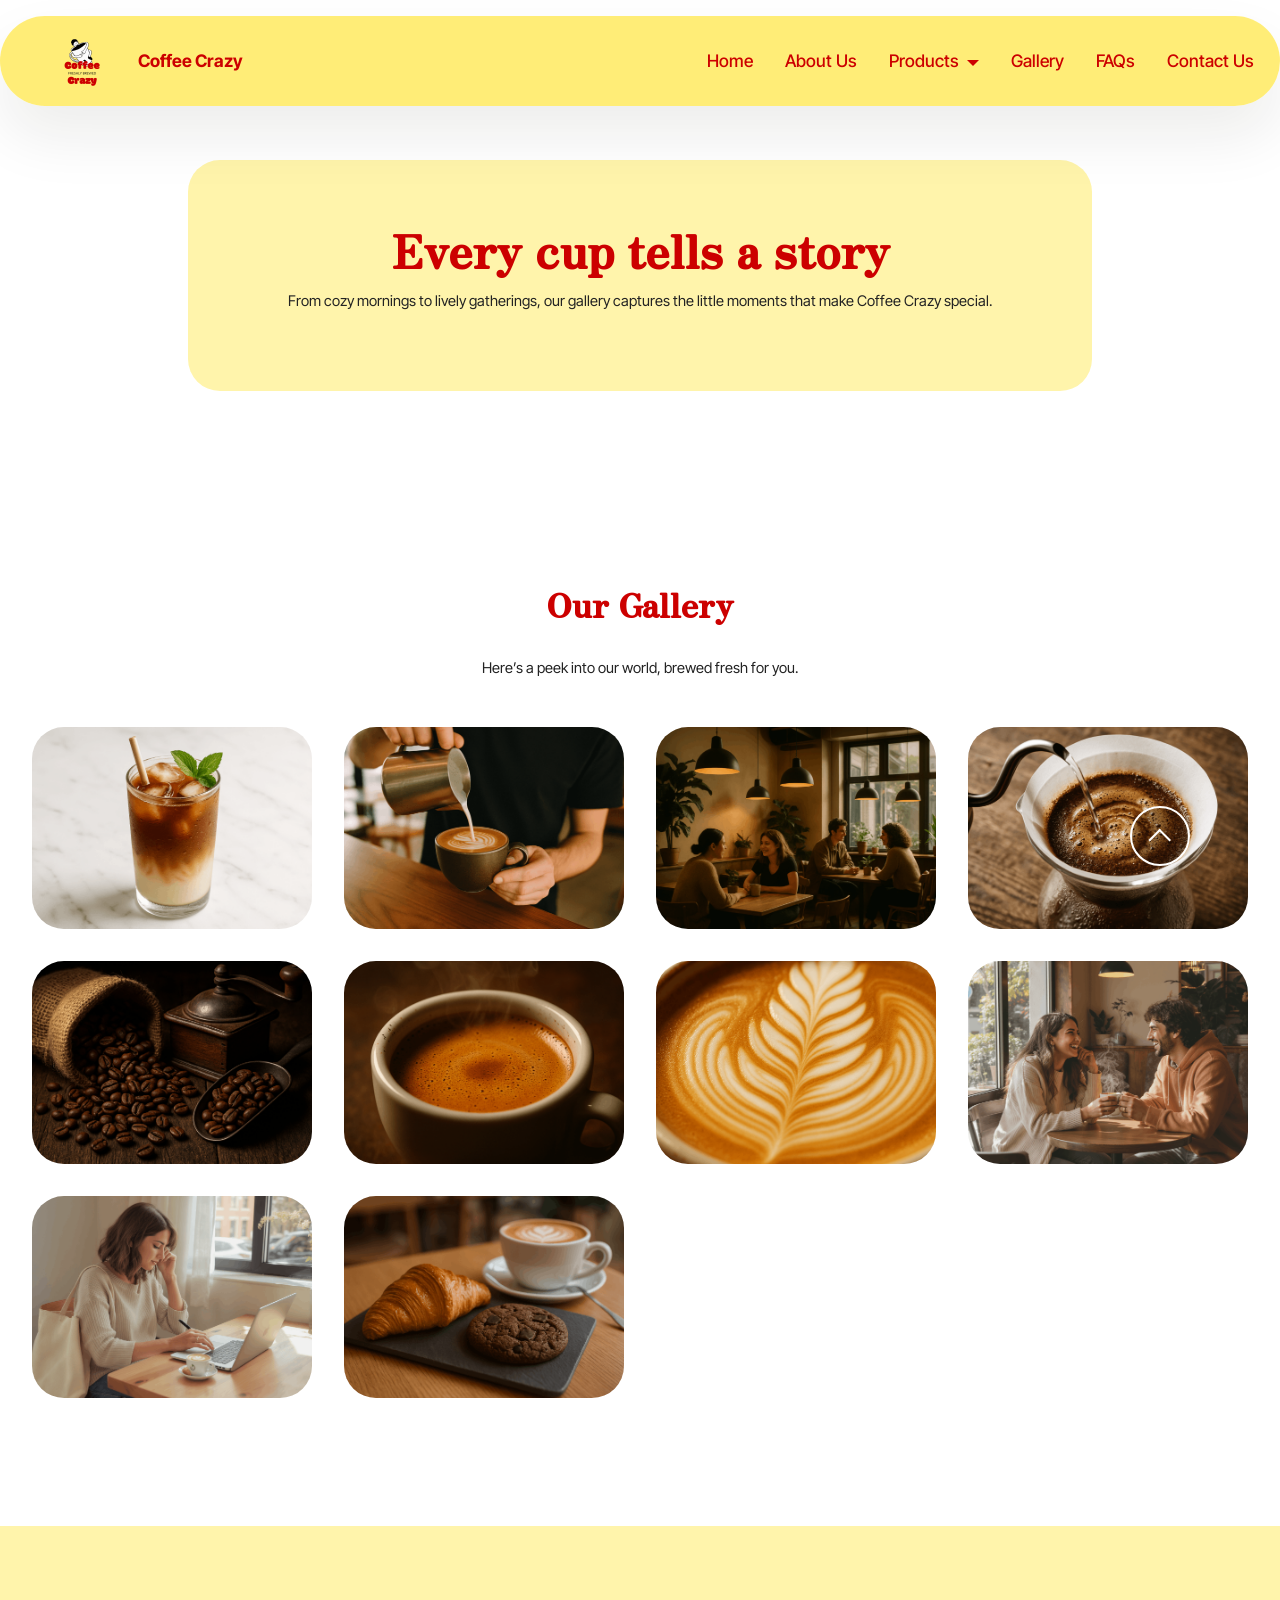
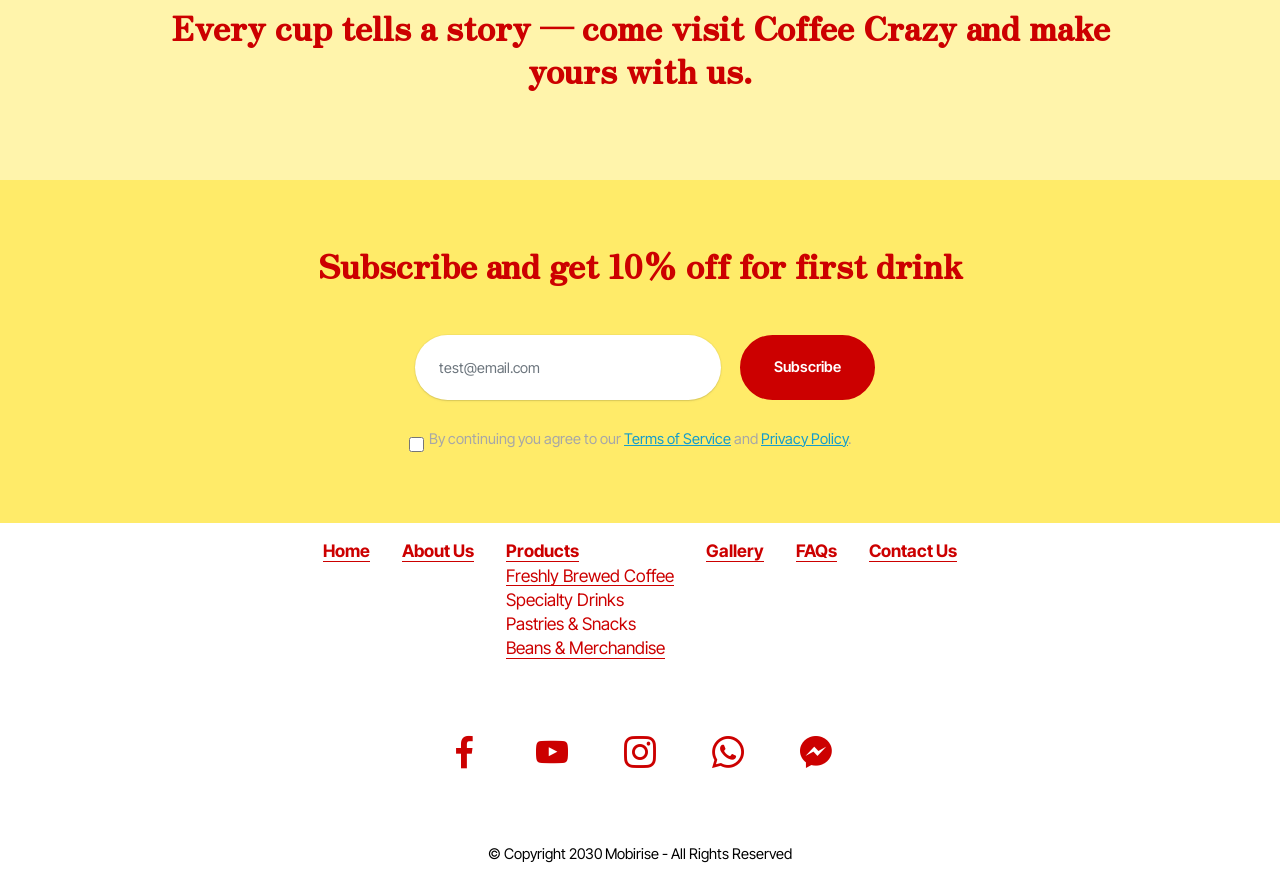
<file: page4.html>
<!DOCTYPE html>
<html  >
<head>
  <!-- Site made with Mobirise Website Builder v6.0.6, https://mobirise.com -->
  <meta charset="UTF-8">
  <meta http-equiv="X-UA-Compatible" content="IE=edge">
  <meta name="generator" content="Mobirise v6.0.6, mobirise.com">
  <meta name="viewport" content="width=device-width, initial-scale=1, minimum-scale=1">
  <link rel="shortcut icon" href="assets/images/coffee20crazy20120transparent-160x160.png" type="image/x-icon">
  <meta name="description" content="">
  
  
  <title>Gallery | Coffee Crazy</title>
  <link rel="stylesheet" href="assets/web/assets/mobirise-icons2/mobirise2.css">
  <link rel="stylesheet" href="assets/bootstrap/css/bootstrap.min.css">
  <link rel="stylesheet" href="assets/bootstrap/css/bootstrap-grid.min.css">
  <link rel="stylesheet" href="assets/bootstrap/css/bootstrap-reboot.min.css">
  <link rel="stylesheet" href="assets/web/assets/gdpr-plugin/gdpr-styles.css">
  <link rel="stylesheet" href="assets/animatecss/animate.css">
  <link rel="stylesheet" href="assets/dropdown/css/style.css">
  <link rel="stylesheet" href="assets/socicon/css/styles.css">
  <link rel="stylesheet" href="assets/theme/css/style.css">
  <link rel="preload" href="https://fonts.googleapis.com/css?family=Zen+Antique:400&display=swap" as="style" onload="this.onload=null;this.rel='stylesheet'">
  <noscript><link rel="stylesheet" href="https://fonts.googleapis.com/css?family=Zen+Antique:400&display=swap"></noscript>
  <link rel="preload" href="https://fonts.googleapis.com/css?family=Inter+Tight:100,200,300,400,500,600,700,800,900,100i,200i,300i,400i,500i,600i,700i,800i,900i&display=swap" as="style" onload="this.onload=null;this.rel='stylesheet'">
  <noscript><link rel="stylesheet" href="https://fonts.googleapis.com/css?family=Inter+Tight:100,200,300,400,500,600,700,800,900,100i,200i,300i,400i,500i,600i,700i,800i,900i&display=swap"></noscript>
  <link rel="preload" as="style" href="assets/mobirise/css/mbr-additional.css?v=IwPfCy"><link rel="stylesheet" href="assets/mobirise/css/mbr-additional.css?v=IwPfCy" type="text/css">

  
  
  
</head>
<body>
  
  <section data-bs-version="5.1" class="menu menu1 cid-tJGsCG1vVL" once="menu" id="menu01-j">
	

	<nav class="navbar navbar-dropdown navbar-fixed-top navbar-expand-lg">
		<div class="container">
			<div class="navbar-brand">
				<span class="navbar-logo">
					<a href="index.html#header01-b">
						<img src="assets/images/coffee20crazy20120transparent-160x160.webp" alt="Mobirise Website Builder" style="height: 5rem;">
					</a>
				</span>
				<span class="navbar-caption-wrap"><a class="navbar-caption text-primary display-4" href="index.html#header01-b">Coffee Crazy</a></span>
			</div>
			<button class="navbar-toggler" type="button" data-toggle="collapse" data-bs-toggle="collapse" data-target="#navbarSupportedContent" data-bs-target="#navbarSupportedContent" aria-controls="navbarNavAltMarkup" aria-expanded="false" aria-label="Toggle navigation">
				<div class="hamburger">
					<span></span>
					<span></span>
					<span></span>
					<span></span>
				</div>
			</button>
			<div class="collapse navbar-collapse" id="navbarSupportedContent">
				<ul class="navbar-nav nav-dropdown nav-right" data-app-modern-menu="true"><li class="nav-item">
						<a class="nav-link link text-primary display-4" href="index.html#features04-3">Home</a>
					</li>
					<li class="nav-item">
						<a class="nav-link link text-primary display-4" href="aboutus.html#header12-15" aria-expanded="false">About Us</a>
					</li>
					<li class="nav-item dropdown">
						<a class="nav-link link text-primary dropdown-toggle show display-4" href="index.html#contacts3-1" data-toggle="dropdown-submenu" data-bs-toggle="dropdown" data-bs-auto-close="outside" aria-expanded="false">Products</a><div class="dropdown-menu show" aria-labelledby="dropdown-804" data-bs-popper="none"><a class="text-primary dropdown-item display-4" href="freshlybrewedcoffee.html#features11-2f">Freshly Brewed Coffee</a><a class="text-primary show dropdown-item display-4" href="specialtydrinks.html#features11-2h">Specialty Drinks</a><a class="text-primary show dropdown-item display-4" href="pastries&snacks.html#features11-2j">Pastries &amp; Snacks</a><a class="text-primary show dropdown-item display-4" href="beans&merchandise.html#features11-2l">Beans &amp; Merchandise</a></div>
					</li><li class="nav-item"><a class="nav-link link text-primary display-4" href="page4.html#header12-1g">Gallery</a></li><li class="nav-item"><a class="nav-link link text-primary display-4" href="page5.html#header09-1l">FAQs</a></li><li class="nav-item"><a class="nav-link link text-primary display-4" href="contactus.html#contacts3-9">Contact Us</a></li></ul>
				
				
			</div>
		</div>
	</nav>
</section>

<section data-bs-version="5.1" class="header12 cid-uXfg8drkFs" data-bg-video="https://www.youtube.com/watch?v=4MmIogL_xGw" id="header12-1g">

    

    <div class="mbr-fallback-image disabled"></div>
    <div class="mbr-overlay" style="opacity: 0.3; background-color: rgb(255, 255, 255);">
    </div>
    <div class="container">
        <div class="row justify-content-center">
            <div class="card col-12 col-md-12 col-lg-9">
                <div class="card-wrapper">
                    <div class="card-box align-center">
                        <h1 class="card-title mbr-fonts-style mb-3 display-1"><strong>Every cup tells a story</strong></h1>
                        <p class="mbr-text mbr-fonts-style display-7">From cozy mornings to lively gatherings, our gallery captures the little moments that make Coffee Crazy special.</p>
                        
                    </div>
                </div>
            </div>
        </div>
    </div>
</section>

<section data-bs-version="5.1" class="gallery1 mbr-gallery cid-uWErsyPei4" id="gallery01-n">
    
    

    <div class="container-fluid">
        <div class="row justify-content-center">
            <div class="col-12 content-head">
                <div class="mb-5">
                    <h3 class="mbr-section-title mbr-fonts-style align-center m-0 display-2"><strong>Our Gallery</strong></h3>
                    <h4 class="mbr-section-subtitle mbr-fonts-style align-center mb-0 mt-4 display-7">Here’s a peek into our world, brewed fresh for you.</h4>
                </div>
            </div>
        </div>
        
        <div class="row mbr-gallery">
            <div class="col-12 col-md-6 col-lg-3 item gallery-image">
                <div class="item-wrapper mb-3" data-toggle="modal" data-bs-toggle="modal" data-target="#uXgozLUMjY-modal" data-bs-target="#uXgozLUMjY-modal">
                    <img class="w-100" src="assets/images/freepik-assistant-1758265616999-680x453.webp" alt="Mobirise Website Builder" data-slide-to="0" data-bs-slide-to="0" data-target="#lb-uXgozLUMjY" data-bs-target="#lb-uXgozLUMjY">
                    <div class="icon-wrapper">
                        <span class="mobi-mbri mobi-mbri-search mbr-iconfont mbr-iconfont-btn"></span>
                    </div>
                </div>
                
            </div>
            <div class="col-12 col-md-6 col-lg-3 item gallery-image">
                <div class="item-wrapper mb-3" data-toggle="modal" data-bs-toggle="modal" data-target="#uXgozLUMjY-modal" data-bs-target="#uXgozLUMjY-modal">
                    <img class="w-100" src="assets/images/freepik-assistant-1758265619715-680x453.webp" alt="Mobirise Website Builder" data-slide-to="1" data-bs-slide-to="1" data-target="#lb-uXgozLUMjY" data-bs-target="#lb-uXgozLUMjY">
                    <div class="icon-wrapper">
                        <span class="mobi-mbri mobi-mbri-search mbr-iconfont mbr-iconfont-btn"></span>
                    </div>
                </div>
                
            </div>
            <div class="col-12 col-md-6 col-lg-3 item gallery-image">
                <div class="item-wrapper mb-3" data-toggle="modal" data-bs-toggle="modal" data-target="#uXgozLUMjY-modal" data-bs-target="#uXgozLUMjY-modal">
                    <img class="w-100" src="assets/images/freepik-assistant-1758265622618-680x453.webp" alt="Mobirise Website Builder" data-slide-to="2" data-bs-slide-to="2" data-target="#lb-uXgozLUMjY" data-bs-target="#lb-uXgozLUMjY">
                    <div class="icon-wrapper">
                        <span class="mobi-mbri mobi-mbri-search mbr-iconfont mbr-iconfont-btn"></span>
                    </div>
                </div>
                
            </div>
            <div class="col-12 col-md-6 col-lg-3 item gallery-image">
                <div class="item-wrapper mb-3" data-toggle="modal" data-bs-toggle="modal" data-target="#uXgozLUMjY-modal" data-bs-target="#uXgozLUMjY-modal">
                    <img class="w-100" src="assets/images/freepik-assistant-1758285911856-680x453.webp" alt="Mobirise Website Builder" data-slide-to="3" data-bs-slide-to="3" data-target="#lb-uXgozLUMjY" data-bs-target="#lb-uXgozLUMjY">
                    <div class="icon-wrapper">
                        <span class="mobi-mbri mobi-mbri-search mbr-iconfont mbr-iconfont-btn"></span>
                    </div>
                </div>
                
            </div>
            <div class="col-12 col-md-6 col-lg-3 item gallery-image">
                <div class="item-wrapper mb-3" data-toggle="modal" data-bs-toggle="modal" data-target="#uXgozLUMjY-modal" data-bs-target="#uXgozLUMjY-modal">
                    <img class="w-100" src="assets/images/freepik-assistant-1758265623886-680x453.webp" alt="Mobirise Website Builder" data-slide-to="4" data-bs-slide-to="4" data-target="#lb-uXgozLUMjY" data-bs-target="#lb-uXgozLUMjY">
                    <div class="icon-wrapper">
                        <span class="mobi-mbri mobi-mbri-search mbr-iconfont mbr-iconfont-btn"></span>
                    </div>
                </div>
                
            </div>
            <div class="col-12 col-md-6 col-lg-3 item gallery-image">
                <div class="item-wrapper mb-3" data-toggle="modal" data-bs-toggle="modal" data-target="#uXgozLUMjY-modal" data-bs-target="#uXgozLUMjY-modal">
                    <img class="w-100" src="assets/images/freepik-assistant-1758285910738-680x453.webp" alt="Mobirise Website Builder" data-slide-to="5" data-bs-slide-to="5" data-target="#lb-uXgozLUMjY" data-bs-target="#lb-uXgozLUMjY">
                    <div class="icon-wrapper">
                        <span class="mobi-mbri mobi-mbri-search mbr-iconfont mbr-iconfont-btn"></span>
                    </div>
                </div>
                
            </div>
            <div class="col-12 col-md-6 col-lg-3 item gallery-image">
                <div class="item-wrapper mb-3" data-toggle="modal" data-bs-toggle="modal" data-target="#uXgozLUMjY-modal" data-bs-target="#uXgozLUMjY-modal">
                    <img class="w-100" src="assets/images/freepik-assistant-1758285909791-680x453.webp" alt="Mobirise Website Builder" data-slide-to="6" data-bs-slide-to="6" data-target="#lb-uXgozLUMjY" data-bs-target="#lb-uXgozLUMjY">
                    <div class="icon-wrapper">
                        <span class="mobi-mbri mobi-mbri-search mbr-iconfont mbr-iconfont-btn"></span>
                    </div>
                </div>
                
            </div>
            <div class="col-12 col-md-6 col-lg-3 item gallery-image">
                <div class="item-wrapper mb-3" data-toggle="modal" data-bs-toggle="modal" data-target="#uXgozLUMjY-modal" data-bs-target="#uXgozLUMjY-modal">
                    <img class="w-100" src="assets/images/freepik-assistant-1758285905587-680x453.webp" alt="Mobirise Website Builder" data-slide-to="7" data-bs-slide-to="7" data-target="#lb-uXgozLUMjY" data-bs-target="#lb-uXgozLUMjY">
                    <div class="icon-wrapper">
                        <span class="mobi-mbri mobi-mbri-search mbr-iconfont mbr-iconfont-btn"></span>
                    </div>
                </div>
                
            </div><div class="col-12 col-md-6 col-lg-3 item gallery-image">
                <div class="item-wrapper mb-3" data-toggle="modal" data-bs-toggle="modal" data-target="#uXgozLUMjY-modal" data-bs-target="#uXgozLUMjY-modal">
                    <img class="w-100" src="assets/images/freepik-assistant-1758285906794-680x453.webp" alt="Mobirise Website Builder" data-slide-to="8" data-bs-slide-to="8" data-target="#lb-uXgozLUMjY" data-bs-target="#lb-uXgozLUMjY">
                    <div class="icon-wrapper">
                        <span class="mobi-mbri mobi-mbri-search mbr-iconfont mbr-iconfont-btn"></span>
                    </div>
                </div>
                
            </div><div class="col-12 col-md-6 col-lg-3 item gallery-image">
                <div class="item-wrapper mb-3" data-toggle="modal" data-bs-toggle="modal" data-target="#uXgozLUMjY-modal" data-bs-target="#uXgozLUMjY-modal">
                    <img class="w-100" src="assets/images/freepik-assistant-1758265621230-680x453.webp" alt="Mobirise Website Builder" data-slide-to="9" data-bs-slide-to="9" data-target="#lb-uXgozLUMjY" data-bs-target="#lb-uXgozLUMjY">
                    <div class="icon-wrapper">
                        <span class="mobi-mbri mobi-mbri-search mbr-iconfont mbr-iconfont-btn"></span>
                    </div>
                </div>
                
            </div>
        </div>

        <div class="modal mbr-slider" tabindex="-1" role="dialog" aria-hidden="true" id="uXgozLUMjY-modal">
            <div class="modal-dialog" role="document">
                <div class="modal-content">
                    <div class="modal-body">
                        <div class="carousel slide carousel-fade" data-pause="false" data-bs-pause="false" id="lb-uXgozLUMjY" data-ride="carousel" data-bs-ride="carousel" data-interval="6000" data-bs-interval="6000">
                            <div class="carousel-inner">
                                <div class="carousel-item active">
                                    <img class="d-block w-100" src="assets/images/freepik-assistant-1758265616999-680x453.webp" alt="Mobirise Website Builder">
                                </div>
                                <div class="carousel-item">
                                    <img class="d-block w-100" src="assets/images/freepik-assistant-1758265619715-680x453.webp" alt="Mobirise Website Builder">
                                </div>
                                <div class="carousel-item">
                                    <img class="d-block w-100" src="assets/images/freepik-assistant-1758265622618-680x453.webp" alt="Mobirise Website Builder">
                                </div>
                                <div class="carousel-item">
                                    <img class="d-block w-100" src="assets/images/freepik-assistant-1758285911856-680x453.webp" alt="Mobirise Website Builder">
                                </div>
                                <div class="carousel-item">
                                    <img class="d-block w-100" src="assets/images/freepik-assistant-1758265623886-680x453.webp" alt="Mobirise Website Builder">
                                </div>
                                <div class="carousel-item">
                                    <img class="d-block w-100" src="assets/images/freepik-assistant-1758285910738-680x453.webp" alt="Mobirise Website Builder">
                                </div>
                                <div class="carousel-item">
                                    <img class="d-block w-100" src="assets/images/freepik-assistant-1758285909791-680x453.webp" alt="Mobirise Website Builder">
                                </div>
                                <div class="carousel-item">
                                    <img class="d-block w-100" src="assets/images/freepik-assistant-1758285905587-680x453.webp" alt="Mobirise Website Builder">
                                </div><div class="carousel-item">
                                    <img class="d-block w-100" src="assets/images/freepik-assistant-1758285906794-680x453.webp" alt="Mobirise Website Builder">
                                </div><div class="carousel-item">
                                    <img class="d-block w-100" src="assets/images/freepik-assistant-1758265621230-680x453.webp" alt="Mobirise Website Builder">
                                </div>
                            </div>
                            <ol class="carousel-indicators">
                                <li data-slide-to="0" data-bs-slide-to="0" class="active" data-target="#lb-uXgozLUMjY" data-bs-target="#lb-uXgozLUMjY"></li>
                                <li data-slide-to="1" data-bs-slide-to="1" data-target="#lb-uXgozLUMjY" data-bs-target="#lb-uXgozLUMjY"></li>
                                <li data-slide-to="2" data-bs-slide-to="2" data-target="#lb-uXgozLUMjY" data-bs-target="#lb-uXgozLUMjY"></li>
                                <li data-slide-to="3" data-bs-slide-to="3" data-target="#lb-uXgozLUMjY" data-bs-target="#lb-uXgozLUMjY"></li>
                                <li data-slide-to="4" data-bs-slide-to="4" data-target="#lb-uXgozLUMjY" data-bs-target="#lb-uXgozLUMjY"></li>
                                <li data-slide-to="5" data-bs-slide-to="5" data-target="#lb-uXgozLUMjY" data-bs-target="#lb-uXgozLUMjY"></li>
                                <li data-slide-to="6" data-bs-slide-to="6" data-target="#lb-uXgozLUMjY" data-bs-target="#lb-uXgozLUMjY"></li>
                                <li data-slide-to="7" data-bs-slide-to="7" data-target="#lb-uXgozLUMjY" data-bs-target="#lb-uXgozLUMjY"></li><li data-slide-to="8" data-bs-slide-to="8" data-target="#lb-uXgozLUMjY" data-bs-target="#lb-uXgozLUMjY"></li><li data-slide-to="9" data-bs-slide-to="9" data-target="#lb-uXgozLUMjY" data-bs-target="#lb-uXgozLUMjY"></li>
                            </ol>
                            <a role="button" href="" class="close" data-dismiss="modal" data-bs-dismiss="modal" aria-label="Close">
                            </a>
                            <a class="carousel-control-prev carousel-control" role="button" data-slide="prev" data-bs-slide="prev" href="#lb-uXgozLUMjY">
                                <span class="mobi-mbri mobi-mbri-arrow-prev" aria-hidden="true"></span>
                                <span class="sr-only visually-hidden">Previous</span>
                            </a>
                            <a class="carousel-control-next carousel-control" role="button" data-slide="next" data-bs-slide="next" href="#lb-uXgozLUMjY">
                                <span class="mobi-mbri mobi-mbri-arrow-next" aria-hidden="true"></span>
                                <span class="sr-only visually-hidden">Next</span>
                            </a>
                        </div>
                    </div>
                </div>
            </div>
        </div>
    </div>
</section>

<section data-bs-version="5.1" class="article14 cid-uXfgplJRD6" id="article14-1h">
    
    <div class="container-fluid">
        <div class="row justify-content-center">
            <div class="col-md-12 col-lg-10">
                <h3 class="mbr-section-title mbr-fonts-style display-2"><strong>Every cup tells a story — come visit Coffee Crazy and make yours with us.</strong></h3>
                
            </div>
        </div>
    </div>
</section>

<section data-bs-version="5.1" class="form1 cid-uXflasyfbS" id="form01-1i">
	

	

	<div class="container-fluid">
		<div class="row content-wrapper justify-content-center">
			<div class="col-lg-7 mbr-form">
				<div class="col-lg-12 col-md-12 col-sm-12">
					<h5 class="mbr-section-title mbr-fonts-style mb-5 display-2"><strong>Subscribe and get 10% off for first drink</strong></h5>
				</div>

				<div class="text-wrapper align-left" data-form-type="formoid">
					<!--Formbuilder Form-->
					<form action="https://mobirise.eu/" method="POST" class="mbr-form form-with-styler" data-form-title="Form Name"><input type="hidden" name="email" data-form-email="true" value="Y49V5H1JYMek3mDJ3MfYIEUXByETCOwPNWIAu7CQbz+/PHEqT2ELKJ3+WQA+fuEsDBvpxJq7HkPBq6Rsgtr+Cgbz2qUTQs910GnkZ4oLkCX1P1Ikiempyk/QqE+BObdl">
						<div class="row">
							<div hidden="hidden" data-form-alert="" class="alert alert-success col-12">Thanks for filling out the form!</div>
							<div hidden="hidden" data-form-alert-danger="" class="alert alert-danger col-12">
								Oops...! some problem!
							</div>
						</div>
						<div class="dragArea row">
							<div data-for="email" class="col-lg-6 col-md-6 col-sm-12 form-group">
								<input type="email" name="email" placeholder="test@email.com" data-form-field="email" class="form-control display-7" value="" id="email-form01-1i">
							</div>
							<div class="col-auto mbr-section-btn"><button type="submit" class="w-100 w-100 w-100 w-100 w-100 w-100 btn btn-primary display-7">Subscribe</button></div>
						</div>
					<span class="gdpr-block">
<label>
<span class="textGDPR display-7" style="color: #a7a7a7"><input type="checkbox" name="gdpr" id="gdpr-form01-1i" required="">By continuing you agree to our <a style="color: #149dcc; text-decoration: underline;" href="terms.html">Terms of Service</a> and <a style="color: #149dcc; text-decoration: underline;" href="policy.html">Privacy Policy</a>.</span>
</label>
</span></form>
					<!--Formbuilder Form-->
				</div>
			</div>
		</div>
	</div>
</section>

<section data-bs-version="5.1" class="footer3 programm5 cid-tL7oDZlVRK" once="footers" id="footer03-k">

        

    

    <div class="container">
        <div class="row">

            <div class="row-links mb-4">
                <ul class="header-menu">
                  
                  
                  
                  
                <li class="header-menu-item mbr-fonts-style display-4"><a href="index.html#header01-b" class="text-primary"><strong>Home</strong></a><br><a href="index.html#header01-b" class="text-primary"><br></a></li><li class="header-menu-item mbr-fonts-style display-4"><a href="aboutus.html#header12-15" class="text-primary"><strong>About Us</strong></a></li><li class="header-menu-item mbr-fonts-style display-4"><a href="products.html#header14-2" class="text-primary"><strong>Products</strong></a><br><a href="freshlybrewedcoffee.html#features11-2f" class="text-primary">Freshly Brewed Coffee</a>
<div><a href="specialtydrinks.html#features11-2h" class="text-primary">Specialty Drinks</a>
</div><div><a href="pastries&snacks.html#features11-2j" class="text-primary">Pastries &amp; Snacks</a>
</div><div><a href="beans&merchandise.html#features11-2l" class="text-primary">Beans &amp; Merchandise</a></div></li><li class="header-menu-item mbr-fonts-style display-4"><a href="page4.html#header12-1g" class="text-primary"><strong>Gallery</strong></a><br><br></li><li class="header-menu-item mbr-fonts-style display-4"><a href="page5.html#header09-1l" class="text-primary"><strong>FAQs</strong></a></li><li class="header-menu-item mbr-fonts-style display-4"><a href="contactus.html#contacts3-9" class="text-primary"><strong>Contact Us</strong></a></li></ul>
              </div>

            <div class="col-12">
                <div class="social-row">
                    <div class="soc-item">
                        <a href="https://mobiri.se/" target="_blank">
                            <span class="mbr-iconfont socicon socicon-facebook display-7"></span>
                        </a>
                    </div>
                    <div class="soc-item">
                        <a href="https://mobiri.se/" target="_blank">
                            <span class="mbr-iconfont socicon-youtube socicon"></span>
                        </a>
                    </div>
                    <div class="soc-item">
                        <a href="https://mobiri.se/" target="_blank">
                            <span class="mbr-iconfont socicon-instagram socicon"></span>
                        </a>
                    </div>
                    <div class="soc-item">
                        <a href="https://mobiri.se/" target="_blank">
                            <span class="mbr-iconfont socicon-whatsapp socicon"></span>
                        </a>
                    </div>
                    <div class="soc-item">
                        <a href="https://mobiri.se/" target="_blank">
                            <span class="mbr-iconfont socicon-messenger socicon" style=""></span>
                        </a>
                    </div>
                </div>
            </div>
            <div class="col-12 mt-5">
                <p class="mbr-fonts-style copyright display-7">
                    © Copyright 2030 Mobirise - All Rights Reserved
                </p>
            </div>
        </div>
    </div>
</section>
  
  
 <div id="scrollToTop" class="scrollToTop mbr-arrow-up"><a style="text-align: center;"><i class="mbr-arrow-up-icon mbr-arrow-up-icon-cm cm-icon cm-icon-smallarrow-up"></i></a></div>
    <input name="animation" type="hidden">
  </body>
</html>
</file>
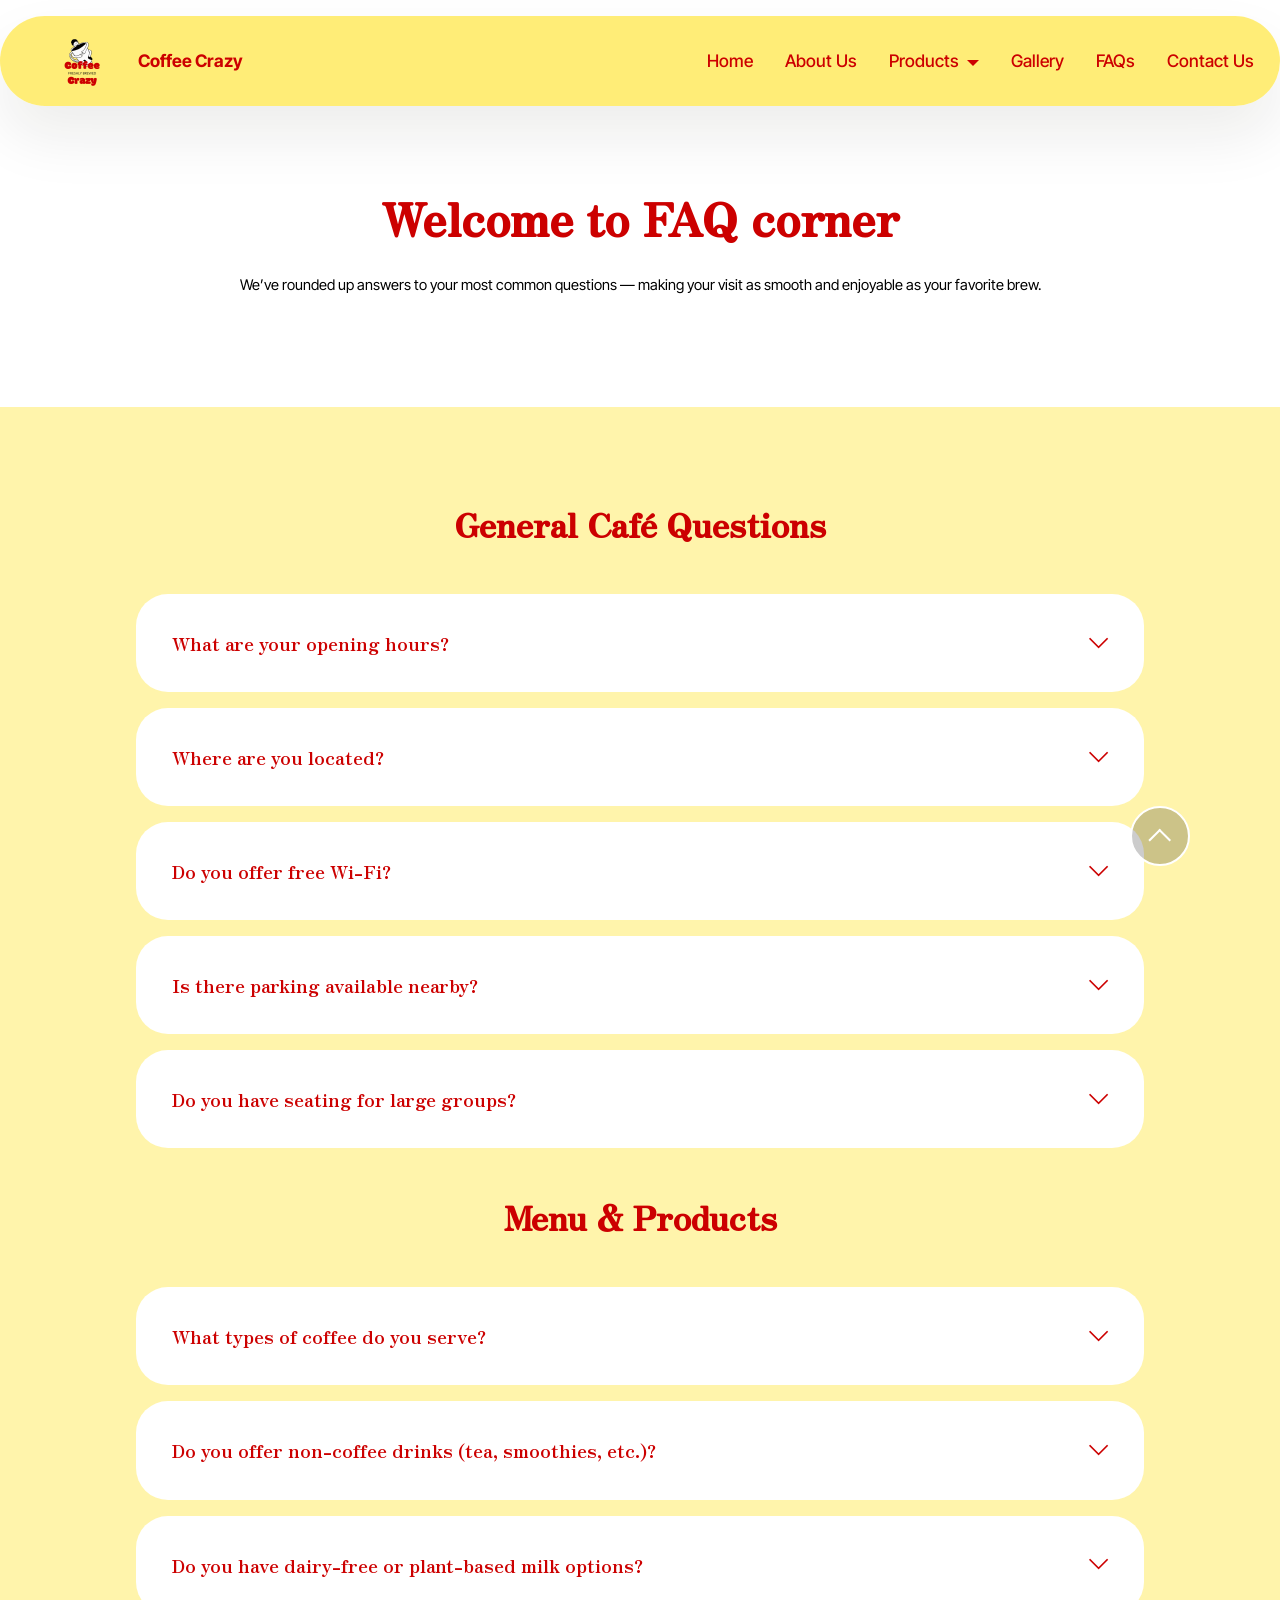
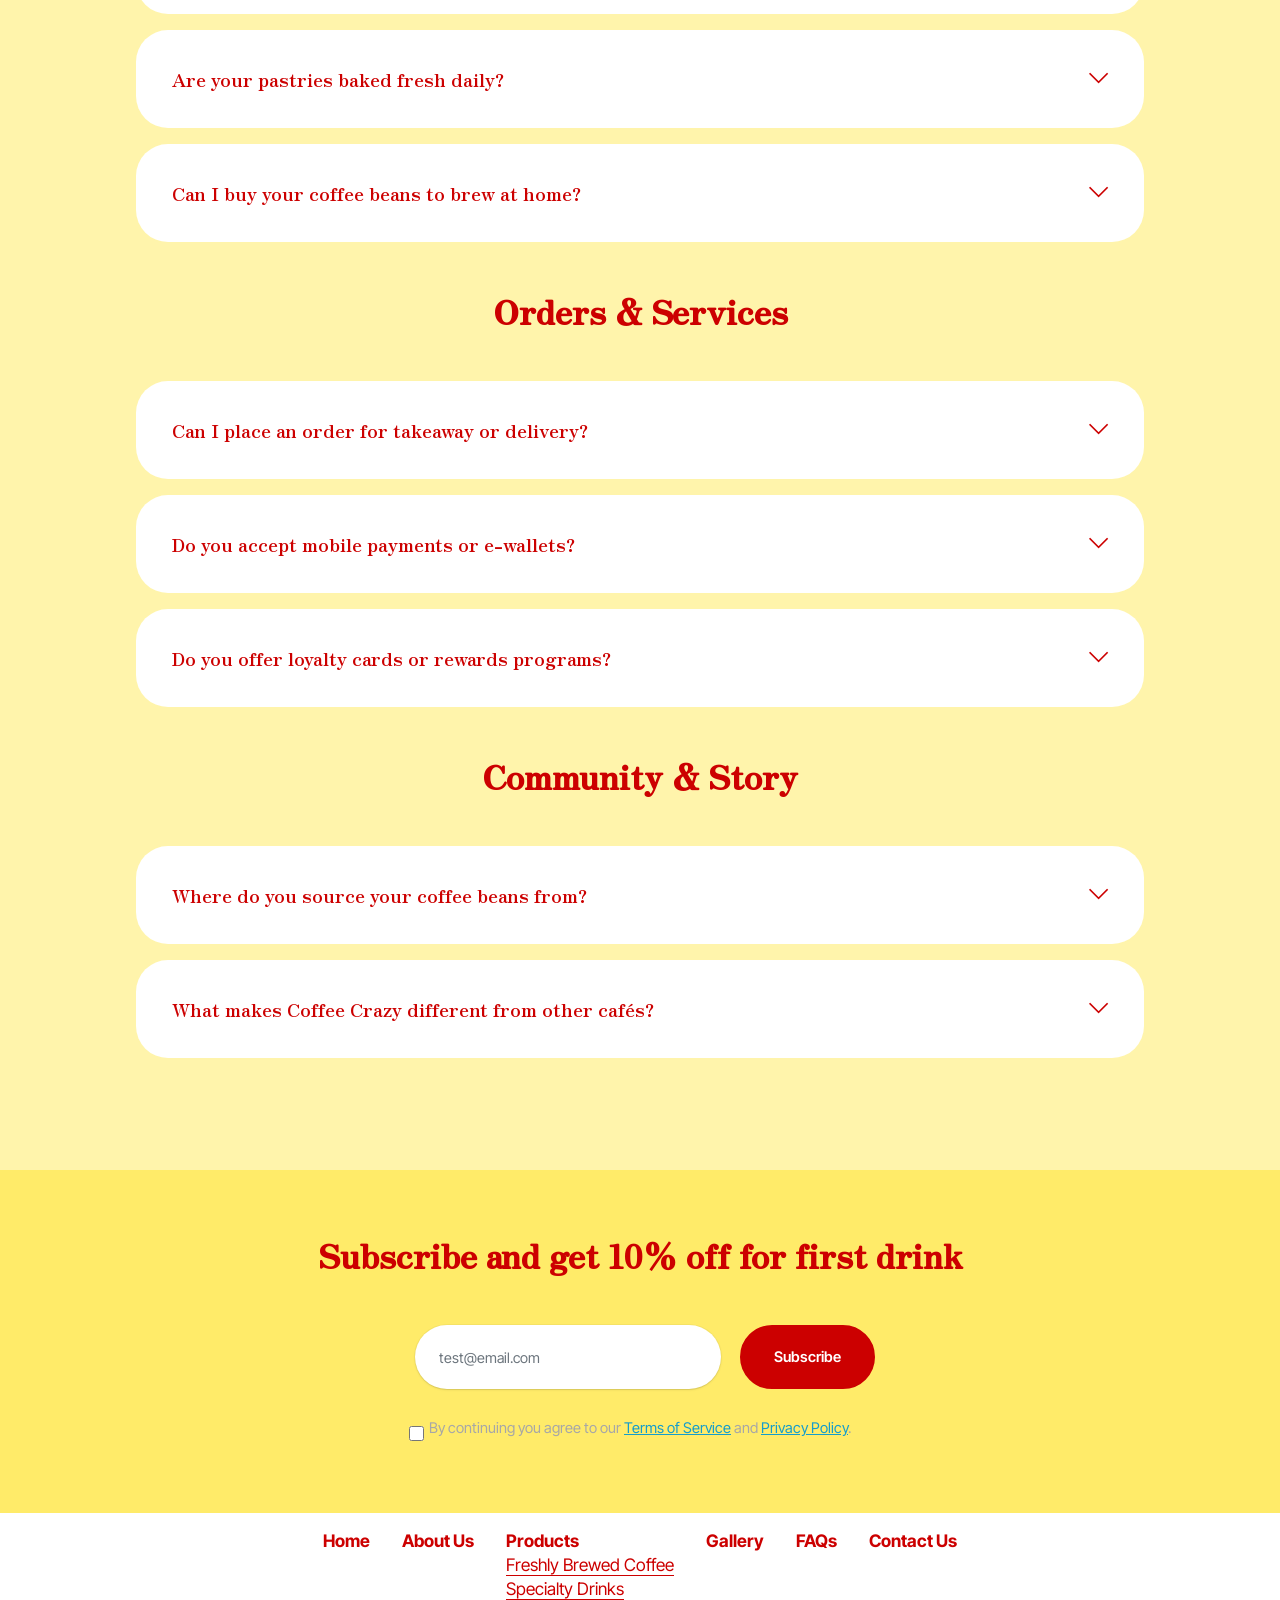
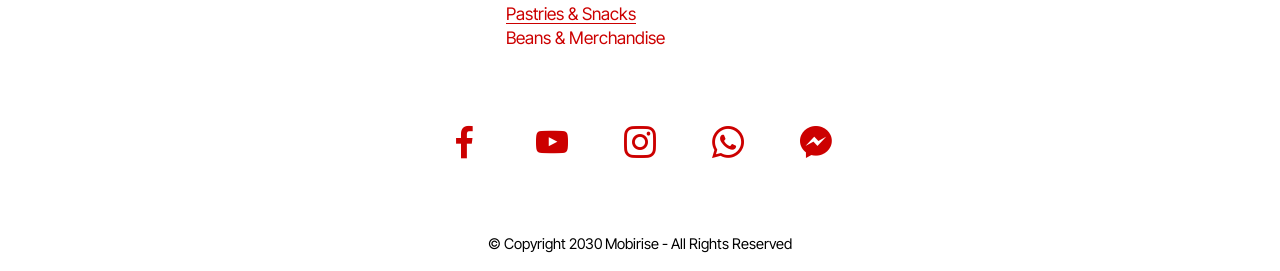
<file: page5.html>
<!DOCTYPE html>
<html  >
<head>
  <!-- Site made with Mobirise Website Builder v6.0.6, https://mobirise.com -->
  <meta charset="UTF-8">
  <meta http-equiv="X-UA-Compatible" content="IE=edge">
  <meta name="generator" content="Mobirise v6.0.6, mobirise.com">
  <meta name="viewport" content="width=device-width, initial-scale=1, minimum-scale=1">
  <link rel="shortcut icon" href="assets/images/coffee20crazy20120transparent-160x160.png" type="image/x-icon">
  <meta name="description" content="">
  
  
  <title>FAQs | Coffee Crazy</title>
  <link rel="stylesheet" href="assets/web/assets/mobirise-icons2/mobirise2.css">
  <link rel="stylesheet" href="assets/bootstrap/css/bootstrap.min.css">
  <link rel="stylesheet" href="assets/bootstrap/css/bootstrap-grid.min.css">
  <link rel="stylesheet" href="assets/bootstrap/css/bootstrap-reboot.min.css">
  <link rel="stylesheet" href="assets/web/assets/gdpr-plugin/gdpr-styles.css">
  <link rel="stylesheet" href="assets/animatecss/animate.css">
  <link rel="stylesheet" href="assets/dropdown/css/style.css">
  <link rel="stylesheet" href="assets/socicon/css/styles.css">
  <link rel="stylesheet" href="assets/theme/css/style.css">
  <link rel="preload" href="https://fonts.googleapis.com/css?family=Zen+Antique:400&display=swap" as="style" onload="this.onload=null;this.rel='stylesheet'">
  <noscript><link rel="stylesheet" href="https://fonts.googleapis.com/css?family=Zen+Antique:400&display=swap"></noscript>
  <link rel="preload" href="https://fonts.googleapis.com/css?family=Inter+Tight:100,200,300,400,500,600,700,800,900,100i,200i,300i,400i,500i,600i,700i,800i,900i&display=swap" as="style" onload="this.onload=null;this.rel='stylesheet'">
  <noscript><link rel="stylesheet" href="https://fonts.googleapis.com/css?family=Inter+Tight:100,200,300,400,500,600,700,800,900,100i,200i,300i,400i,500i,600i,700i,800i,900i&display=swap"></noscript>
  <link rel="preload" as="style" href="assets/mobirise/css/mbr-additional.css?v=2marsc"><link rel="stylesheet" href="assets/mobirise/css/mbr-additional.css?v=2marsc" type="text/css">

  
  
  
</head>
<body>
  
  <section data-bs-version="5.1" class="menu menu1 cid-tJGsCG1vVL" once="menu" id="menu01-l">
	

	<nav class="navbar navbar-dropdown navbar-fixed-top navbar-expand-lg">
		<div class="container">
			<div class="navbar-brand">
				<span class="navbar-logo">
					<a href="index.html#header01-b">
						<img src="assets/images/coffee20crazy20120transparent-160x160.webp" alt="Mobirise Website Builder" style="height: 5rem;">
					</a>
				</span>
				<span class="navbar-caption-wrap"><a class="navbar-caption text-primary display-4" href="index.html#header01-b">Coffee Crazy</a></span>
			</div>
			<button class="navbar-toggler" type="button" data-toggle="collapse" data-bs-toggle="collapse" data-target="#navbarSupportedContent" data-bs-target="#navbarSupportedContent" aria-controls="navbarNavAltMarkup" aria-expanded="false" aria-label="Toggle navigation">
				<div class="hamburger">
					<span></span>
					<span></span>
					<span></span>
					<span></span>
				</div>
			</button>
			<div class="collapse navbar-collapse" id="navbarSupportedContent">
				<ul class="navbar-nav nav-dropdown nav-right" data-app-modern-menu="true"><li class="nav-item">
						<a class="nav-link link text-primary display-4" href="index.html#features04-3">Home</a>
					</li>
					<li class="nav-item">
						<a class="nav-link link text-primary display-4" href="aboutus.html#header12-15" aria-expanded="false">About Us</a>
					</li>
					<li class="nav-item dropdown">
						<a class="nav-link link text-primary dropdown-toggle show display-4" href="index.html#contacts3-1" data-toggle="dropdown-submenu" data-bs-toggle="dropdown" data-bs-auto-close="outside" aria-expanded="false">Products</a><div class="dropdown-menu show" aria-labelledby="dropdown-804" data-bs-popper="none"><a class="text-primary dropdown-item display-4" href="freshlybrewedcoffee.html#features11-2f">Freshly Brewed Coffee</a><a class="text-primary show dropdown-item display-4" href="specialtydrinks.html#features11-2h">Specialty Drinks</a><a class="text-primary show dropdown-item display-4" href="pastries&snacks.html#features11-2j">Pastries &amp; Snacks</a><a class="text-primary show dropdown-item display-4" href="beans&merchandise.html#features11-2l">Beans &amp; Merchandise</a></div>
					</li><li class="nav-item"><a class="nav-link link text-primary display-4" href="page4.html#header12-1g">Gallery</a></li><li class="nav-item"><a class="nav-link link text-primary display-4" href="page5.html#header09-1l">FAQs</a></li><li class="nav-item"><a class="nav-link link text-primary display-4" href="contactus.html#contacts3-9">Contact Us</a></li></ul>
				
				
			</div>
		</div>
	</nav>
</section>

<section data-bs-version="5.1" class="header09 startm5 cid-uXfrynEHdo" id="header09-1l">	
    
	
	
	<div class="container">
		<div class="row">
			<div class="content-wrap col-12 col-md-10">
				<h1 class="mbr-section-title mbr-fonts-style mbr-white mb-4 display-1"><strong>Welcome to FAQ corner</strong></h1>
				
				<p class="mbr-fonts-style mbr-text mbr-white mb-4 display-7">
					We’ve rounded up answers to your most common questions — making your visit as smooth and enjoyable as your favorite brew.
				</p>
				
			</div>
		</div>
	</div>
</section>

<section data-bs-version="5.1" class="list1 cid-uWErEs6sh5" id="list01-o">	
    
	
	<div class="container">
		<div class="row justify-content-center">
			<div class="col-12 col-md-12 col-lg-10 m-auto">
				<div class="content">
					<div class="row justify-content-center mb-5">
						<div class="col-12 content-head">
							<div class="mbr-section-head">
								<h4 class="mbr-section-title mbr-fonts-style align-center mb-0 display-2"><strong>General Café Questions</strong></h4>
								
							</div>
						</div>
					</div>
					<div id="bootstrap-accordion_32" class="panel-group accordionStyles accordion" role="tablist" aria-multiselectable="true">
						<div class="card">
							<div class="card-header" role="tab" id="headingOne">
								<a role="button" class="panel-title collapsed" data-toggle="collapse" data-bs-toggle="collapse" data-core="" href="#collapse1_32" aria-expanded="false" aria-controls="collapse1">
									<h6 class="panel-title-edit mbr-semibold mbr-fonts-style mb-0 display-5">What are your opening hours?</h6>
									<span class="sign mbr-iconfont mobi-mbri-arrow-down"></span>
								</a>
							</div>
							<div id="collapse1_32" class="panel-collapse noScroll collapse" role="tabpanel" aria-labelledby="headingOne" data-parent="#accordion" data-bs-parent="#bootstrap-accordion_32">
								<div class="panel-body">
									<p class="mbr-fonts-style panel-text display-7">
										We’re open every day from [insert time] to [insert time]. Whether it’s your morning coffee fix or an evening catch-up, we’ve got you covered.
									</p>
								</div>
							</div>
						</div>
						<div class="card">
							<div class="card-header" role="tab" id="headingOne">
								<a role="button" class="panel-title collapsed" data-toggle="collapse" data-bs-toggle="collapse" data-core="" href="#collapse2_32" aria-expanded="false" aria-controls="collapse2">
									<h6 class="panel-title-edit mbr-semibold mbr-fonts-style mb-0 display-5">Where are you located?</h6>
									<span class="sign mbr-iconfont mobi-mbri-arrow-down"></span>
								</a>
							</div>
							<div id="collapse2_32" class="panel-collapse noScroll collapse" role="tabpanel" aria-labelledby="headingOne" data-parent="#accordion" data-bs-parent="#bootstrap-accordion_32">
								<div class="panel-body">
									<p class="mbr-fonts-style panel-text display-7">
										You can find us at [insert address]. We’re easy to spot — just follow the aroma of freshly brewed coffee!
									</p>
								</div>
							</div>
						</div>
						<div class="card">
							<div class="card-header" role="tab" id="headingOne">
								<a role="button" class="panel-title collapsed" data-toggle="collapse" data-bs-toggle="collapse" data-core="" href="#collapse3_32" aria-expanded="false" aria-controls="collapse3">
									<h6 class="panel-title-edit mbr-semibold mbr-fonts-style mb-0 display-5">Do you offer free Wi-Fi?</h6>
									<span class="sign mbr-iconfont mobi-mbri-arrow-down"></span>
								</a>
							</div>
							<div id="collapse3_32" class="panel-collapse noScroll collapse" role="tabpanel" aria-labelledby="headingOne" data-parent="#accordion" data-bs-parent="#bootstrap-accordion_32">
								<div class="panel-body">
									<p class="mbr-fonts-style panel-text display-7">
										Yes! Enjoy free Wi-Fi while you sip your coffee. Perfect for work, study, or just browsing.
									</p>
								</div>
							</div>
						</div>
						<div class="card">
							<div class="card-header" role="tab" id="headingOne">
								<a role="button" class="panel-title collapsed" data-toggle="collapse" data-bs-toggle="collapse" data-core="" href="#collapse4_32" aria-expanded="false" aria-controls="collapse4">
									<h6 class="panel-title-edit mbr-semibold mbr-fonts-style mb-0 display-5">Is there parking available nearby?</h6>
									<span class="sign mbr-iconfont mobi-mbri-arrow-down"></span>
								</a>
							</div>
							<div id="collapse4_32" class="panel-collapse noScroll collapse" role="tabpanel" aria-labelledby="headingOne" data-parent="#accordion" data-bs-parent="#bootstrap-accordion_32">
								<div class="panel-body">
									<p class="mbr-fonts-style panel-text display-7">
										Yes, parking is available [mention details: on-site, nearby lot, or street parking].
									</p>
								</div>
							</div>
						</div>
						<div class="card">
							<div class="card-header" role="tab" id="headingOne">
								<a role="button" class="panel-title collapsed" data-toggle="collapse" data-bs-toggle="collapse" data-core="" href="#collapse5_32" aria-expanded="false" aria-controls="collapse5">
									<h6 class="panel-title-edit mbr-semibold mbr-fonts-style mb-0 display-5">Do you have seating for large groups?</h6>
									<span class="sign mbr-iconfont mobi-mbri-arrow-down"></span>
								</a>
							</div>
							<div id="collapse5_32" class="panel-collapse noScroll collapse" role="tabpanel" aria-labelledby="headingOne" data-parent="#accordion" data-bs-parent="#bootstrap-accordion_32">
								<div class="panel-body">
									<p class="mbr-fonts-style panel-text display-7">
										Absolutely. We welcome groups! To ensure the best experience, we recommend calling ahead for parties of 6 or more.
									</p>
								</div>
							</div>
						</div>
						
					</div>
				</div>
			</div>
		</div>
	</div>
</section>

<section data-bs-version="5.1" class="list1 cid-uXfsPsavre" id="list01-1n">	
    
	
	<div class="container">
		<div class="row justify-content-center">
			<div class="col-12 col-md-12 col-lg-10 m-auto">
				<div class="content">
					<div class="row justify-content-center mb-5">
						<div class="col-12 content-head">
							<div class="mbr-section-head">
								<h4 class="mbr-section-title mbr-fonts-style align-center mb-0 display-2"><strong>Menu &amp; Products</strong></h4>
								
							</div>
						</div>
					</div>
					<div id="bootstrap-accordion_38" class="panel-group accordionStyles accordion" role="tablist" aria-multiselectable="true">
						<div class="card">
							<div class="card-header" role="tab" id="headingOne">
								<a role="button" class="panel-title collapsed" data-toggle="collapse" data-bs-toggle="collapse" data-core="" href="#collapse1_38" aria-expanded="false" aria-controls="collapse1">
									<h6 class="panel-title-edit mbr-semibold mbr-fonts-style mb-0 display-5">What types of coffee do you serve?</h6>
									<span class="sign mbr-iconfont mobi-mbri-arrow-down"></span>
								</a>
							</div>
							<div id="collapse1_38" class="panel-collapse noScroll collapse" role="tabpanel" aria-labelledby="headingOne" data-parent="#accordion" data-bs-parent="#bootstrap-accordion_38">
								<div class="panel-body">
									<p class="mbr-fonts-style panel-text display-7">
										From rich espressos to creamy lattes, pour-overs, and seasonal specialties — we’ve got something for every coffee lover.
									</p>
								</div>
							</div>
						</div>
						<div class="card">
							<div class="card-header" role="tab" id="headingOne">
								<a role="button" class="panel-title collapsed" data-toggle="collapse" data-bs-toggle="collapse" data-core="" href="#collapse2_38" aria-expanded="false" aria-controls="collapse2">
									<h6 class="panel-title-edit mbr-semibold mbr-fonts-style mb-0 display-5">Do you offer non-coffee drinks (tea, smoothies, etc.)?</h6>
									<span class="sign mbr-iconfont mobi-mbri-arrow-down"></span>
								</a>
							</div>
							<div id="collapse2_38" class="panel-collapse noScroll collapse" role="tabpanel" aria-labelledby="headingOne" data-parent="#accordion" data-bs-parent="#bootstrap-accordion_38">
								<div class="panel-body">
									<p class="mbr-fonts-style panel-text display-7">
										Yes! We serve a variety of teas, chocolate drinks, and refreshing beverages for non-coffee drinkers.
									</p>
								</div>
							</div>
						</div>
						<div class="card">
							<div class="card-header" role="tab" id="headingOne">
								<a role="button" class="panel-title collapsed" data-toggle="collapse" data-bs-toggle="collapse" data-core="" href="#collapse3_38" aria-expanded="false" aria-controls="collapse3">
									<h6 class="panel-title-edit mbr-semibold mbr-fonts-style mb-0 display-5">Do you have dairy-free or plant-based milk options?</h6>
									<span class="sign mbr-iconfont mobi-mbri-arrow-down"></span>
								</a>
							</div>
							<div id="collapse3_38" class="panel-collapse noScroll collapse" role="tabpanel" aria-labelledby="headingOne" data-parent="#accordion" data-bs-parent="#bootstrap-accordion_38">
								<div class="panel-body">
									<p class="mbr-fonts-style panel-text display-7">
										Of course. We offer [soy, oat, almond, coconut — list your options] so everyone can enjoy their favorite drink.
									</p>
								</div>
							</div>
						</div>
						<div class="card">
							<div class="card-header" role="tab" id="headingOne">
								<a role="button" class="panel-title collapsed" data-toggle="collapse" data-bs-toggle="collapse" data-core="" href="#collapse4_38" aria-expanded="false" aria-controls="collapse4">
									<h6 class="panel-title-edit mbr-semibold mbr-fonts-style mb-0 display-5">Are your pastries baked fresh daily?</h6>
									<span class="sign mbr-iconfont mobi-mbri-arrow-down"></span>
								</a>
							</div>
							<div id="collapse4_38" class="panel-collapse noScroll collapse" role="tabpanel" aria-labelledby="headingOne" data-parent="#accordion" data-bs-parent="#bootstrap-accordion_38">
								<div class="panel-body">
									<p class="mbr-fonts-style panel-text display-7">
										Yes! Our pastries and snacks are freshly prepared every day to pair perfectly with your coffee.
									</p>
								</div>
							</div>
						</div>
						<div class="card">
							<div class="card-header" role="tab" id="headingOne">
								<a role="button" class="panel-title collapsed" data-toggle="collapse" data-bs-toggle="collapse" data-core="" href="#collapse5_38" aria-expanded="false" aria-controls="collapse5">
									<h6 class="panel-title-edit mbr-semibold mbr-fonts-style mb-0 display-5">Can I buy your coffee beans to brew at home?</h6>
									<span class="sign mbr-iconfont mobi-mbri-arrow-down"></span>
								</a>
							</div>
							<div id="collapse5_38" class="panel-collapse noScroll collapse" role="tabpanel" aria-labelledby="headingOne" data-parent="#accordion" data-bs-parent="#bootstrap-accordion_38">
								<div class="panel-body">
									<p class="mbr-fonts-style panel-text display-7">
										Definitely! We sell our signature blends in-store so you can bring the Coffee Crazy experience home.
									</p>
								</div>
							</div>
						</div>
						
					</div>
				</div>
			</div>
		</div>
	</div>
</section>

<section data-bs-version="5.1" class="list1 cid-uXfsPZ0nbx" id="list01-1o">	
    
	
	<div class="container">
		<div class="row justify-content-center">
			<div class="col-12 col-md-12 col-lg-10 m-auto">
				<div class="content">
					<div class="row justify-content-center mb-5">
						<div class="col-12 content-head">
							<div class="mbr-section-head">
								<h4 class="mbr-section-title mbr-fonts-style align-center mb-0 display-2"><strong>Orders &amp; Services</strong></h4>
								
							</div>
						</div>
					</div>
					<div id="bootstrap-accordion_39" class="panel-group accordionStyles accordion" role="tablist" aria-multiselectable="true">
						<div class="card">
							<div class="card-header" role="tab" id="headingOne">
								<a role="button" class="panel-title collapsed" data-toggle="collapse" data-bs-toggle="collapse" data-core="" href="#collapse1_39" aria-expanded="false" aria-controls="collapse1">
									<h6 class="panel-title-edit mbr-semibold mbr-fonts-style mb-0 display-5">Can I place an order for takeaway or delivery?</h6>
									<span class="sign mbr-iconfont mobi-mbri-arrow-down"></span>
								</a>
							</div>
							<div id="collapse1_39" class="panel-collapse noScroll collapse" role="tabpanel" aria-labelledby="headingOne" data-parent="#accordion" data-bs-parent="#bootstrap-accordion_39">
								<div class="panel-body">
									<p class="mbr-fonts-style panel-text display-7">
										Yes, you can! Stop by for takeaway or order delivery through [insert delivery partners like GrabFood, Foodpanda, etc.].
									</p>
								</div>
							</div>
						</div>
						<div class="card">
							<div class="card-header" role="tab" id="headingOne">
								<a role="button" class="panel-title collapsed" data-toggle="collapse" data-bs-toggle="collapse" data-core="" href="#collapse2_39" aria-expanded="false" aria-controls="collapse2">
									<h6 class="panel-title-edit mbr-semibold mbr-fonts-style mb-0 display-5">Do you accept mobile payments or e-wallets?</h6>
									<span class="sign mbr-iconfont mobi-mbri-arrow-down"></span>
								</a>
							</div>
							<div id="collapse2_39" class="panel-collapse noScroll collapse" role="tabpanel" aria-labelledby="headingOne" data-parent="#accordion" data-bs-parent="#bootstrap-accordion_39">
								<div class="panel-body">
									<p class="mbr-fonts-style panel-text display-7">
										Yes — we accept cash, credit/debit cards, and most major e-wallets.
									</p>
								</div>
							</div>
						</div>
						<div class="card">
							<div class="card-header" role="tab" id="headingOne">
								<a role="button" class="panel-title collapsed" data-toggle="collapse" data-bs-toggle="collapse" data-core="" href="#collapse3_39" aria-expanded="false" aria-controls="collapse3">
									<h6 class="panel-title-edit mbr-semibold mbr-fonts-style mb-0 display-5">Do you offer loyalty cards or rewards programs?</h6>
									<span class="sign mbr-iconfont mobi-mbri-arrow-down"></span>
								</a>
							</div>
							<div id="collapse3_39" class="panel-collapse noScroll collapse" role="tabpanel" aria-labelledby="headingOne" data-parent="#accordion" data-bs-parent="#bootstrap-accordion_39">
								<div class="panel-body">
									<p class="mbr-fonts-style panel-text display-7">
										Yes! Ask about our loyalty program in-store and enjoy free drinks and special perks.
									</p>
								</div>
							</div>
						</div>
						
						
						
					</div>
				</div>
			</div>
		</div>
	</div>
</section>

<section data-bs-version="5.1" class="list1 cid-uXfsQC3FKc" id="list01-1p">	
    
	
	<div class="container">
		<div class="row justify-content-center">
			<div class="col-12 col-md-12 col-lg-10 m-auto">
				<div class="content">
					<div class="row justify-content-center mb-5">
						<div class="col-12 content-head">
							<div class="mbr-section-head">
								<h4 class="mbr-section-title mbr-fonts-style align-center mb-0 display-2"><strong>Community &amp; Story</strong></h4>
								
							</div>
						</div>
					</div>
					<div id="bootstrap-accordion_40" class="panel-group accordionStyles accordion" role="tablist" aria-multiselectable="true">
						<div class="card">
							<div class="card-header" role="tab" id="headingOne">
								<a role="button" class="panel-title collapsed" data-toggle="collapse" data-bs-toggle="collapse" data-core="" href="#collapse1_40" aria-expanded="false" aria-controls="collapse1">
									<h6 class="panel-title-edit mbr-semibold mbr-fonts-style mb-0 display-5">Where do you source your coffee beans from?</h6>
									<span class="sign mbr-iconfont mobi-mbri-arrow-down"></span>
								</a>
							</div>
							<div id="collapse1_40" class="panel-collapse noScroll collapse" role="tabpanel" aria-labelledby="headingOne" data-parent="#accordion" data-bs-parent="#bootstrap-accordion_40">
								<div class="panel-body">
									<p class="mbr-fonts-style panel-text display-7">
										We carefully source our beans from the world’s best coffee regions, ensuring quality and sustainability in every cup.
									</p>
								</div>
							</div>
						</div>
						<div class="card">
							<div class="card-header" role="tab" id="headingOne">
								<a role="button" class="panel-title collapsed" data-toggle="collapse" data-bs-toggle="collapse" data-core="" href="#collapse2_40" aria-expanded="false" aria-controls="collapse2">
									<h6 class="panel-title-edit mbr-semibold mbr-fonts-style mb-0 display-5">What makes Coffee Crazy different from other cafés?</h6>
									<span class="sign mbr-iconfont mobi-mbri-arrow-down"></span>
								</a>
							</div>
							<div id="collapse2_40" class="panel-collapse noScroll collapse" role="tabpanel" aria-labelledby="headingOne" data-parent="#accordion" data-bs-parent="#bootstrap-accordion_40">
								<div class="panel-body">
									<p class="mbr-fonts-style panel-text display-7">
										At Coffee Crazy, we’re not just serving coffee — we’re creating experiences. From warm hospitality to carefully crafted drinks, we aim to make every visit feel special.
									</p>
								</div>
							</div>
						</div>
						
						
						
						
					</div>
				</div>
			</div>
		</div>
	</div>
</section>

<section data-bs-version="5.1" class="form1 cid-uXfqoS9r2G" id="form01-1j">
	

	

	<div class="container-fluid">
		<div class="row content-wrapper justify-content-center">
			<div class="col-lg-7 mbr-form">
				<div class="col-lg-12 col-md-12 col-sm-12">
					<h5 class="mbr-section-title mbr-fonts-style mb-5 display-2"><strong>Subscribe and get 10% off for first drink</strong></h5>
				</div>

				<div class="text-wrapper align-left" data-form-type="formoid">
					<!--Formbuilder Form-->
					<form action="https://mobirise.eu/" method="POST" class="mbr-form form-with-styler" data-form-title="Form Name"><input type="hidden" name="email" data-form-email="true" value="UI4Vwhv5/JBQGBEYnauDzu/JYR+/5TIqREkN3r8jLwep52e0eyiwDuxcF6m2M1ndZexcZve3c3Hqqns8iRRjvHp/c7bgKR380BobRHoL/YdODG3mYaLQVAHDg0gjl4uV">
						<div class="row">
							<div hidden="hidden" data-form-alert="" class="alert alert-success col-12">Thanks for filling out the form!</div>
							<div hidden="hidden" data-form-alert-danger="" class="alert alert-danger col-12">
								Oops...! some problem!
							</div>
						</div>
						<div class="dragArea row">
							<div data-for="email" class="col-lg-6 col-md-6 col-sm-12 form-group">
								<input type="email" name="email" placeholder="test@email.com" data-form-field="email" class="form-control display-7" value="" id="email-form01-1j">
							</div>
							<div class="col-auto mbr-section-btn"><button type="submit" class="w-100 w-100 w-100 w-100 w-100 w-100 btn btn-primary display-7">Subscribe</button></div>
						</div>
					<span class="gdpr-block">
<label>
<span class="textGDPR display-7" style="color: #a7a7a7"><input type="checkbox" name="gdpr" id="gdpr-form01-1j" required="">By continuing you agree to our <a style="color: #149dcc; text-decoration: underline;" href="terms.html">Terms of Service</a> and <a style="color: #149dcc; text-decoration: underline;" href="policy.html">Privacy Policy</a>.</span>
</label>
</span></form>
					<!--Formbuilder Form-->
				</div>
			</div>
		</div>
	</div>
</section>

<section data-bs-version="5.1" class="footer3 programm5 cid-tL7oDZlVRK" once="footers" id="footer03-m">

        

    

    <div class="container">
        <div class="row">

            <div class="row-links mb-4">
                <ul class="header-menu">
                  
                  
                  
                  
                <li class="header-menu-item mbr-fonts-style display-4"><a href="index.html#header01-b" class="text-primary"><strong>Home</strong></a><br><a href="index.html#header01-b" class="text-primary"><br></a></li><li class="header-menu-item mbr-fonts-style display-4"><a href="aboutus.html#header12-15" class="text-primary"><strong>About Us</strong></a></li><li class="header-menu-item mbr-fonts-style display-4"><a href="products.html#header14-2" class="text-primary"><strong>Products</strong></a><br><a href="freshlybrewedcoffee.html#features11-2f" class="text-primary">Freshly Brewed Coffee</a>
<div><a href="specialtydrinks.html#features11-2h" class="text-primary">Specialty Drinks</a>
</div><div><a href="pastries&snacks.html#features11-2j" class="text-primary">Pastries &amp; Snacks</a>
</div><div><a href="beans&merchandise.html#features11-2l" class="text-primary">Beans &amp; Merchandise</a></div></li><li class="header-menu-item mbr-fonts-style display-4"><a href="page4.html#header12-1g" class="text-primary"><strong>Gallery</strong></a><br><br></li><li class="header-menu-item mbr-fonts-style display-4"><a href="page5.html#header09-1l" class="text-primary"><strong>FAQs</strong></a></li><li class="header-menu-item mbr-fonts-style display-4"><a href="contactus.html#contacts3-9" class="text-primary"><strong>Contact Us</strong></a></li></ul>
              </div>

            <div class="col-12">
                <div class="social-row">
                    <div class="soc-item">
                        <a href="https://mobiri.se/" target="_blank">
                            <span class="mbr-iconfont socicon socicon-facebook display-7"></span>
                        </a>
                    </div>
                    <div class="soc-item">
                        <a href="https://mobiri.se/" target="_blank">
                            <span class="mbr-iconfont socicon-youtube socicon"></span>
                        </a>
                    </div>
                    <div class="soc-item">
                        <a href="https://mobiri.se/" target="_blank">
                            <span class="mbr-iconfont socicon-instagram socicon"></span>
                        </a>
                    </div>
                    <div class="soc-item">
                        <a href="https://mobiri.se/" target="_blank">
                            <span class="mbr-iconfont socicon-whatsapp socicon"></span>
                        </a>
                    </div>
                    <div class="soc-item">
                        <a href="https://mobiri.se/" target="_blank">
                            <span class="mbr-iconfont socicon-messenger socicon" style=""></span>
                        </a>
                    </div>
                </div>
            </div>
            <div class="col-12 mt-5">
                <p class="mbr-fonts-style copyright display-7">
                    © Copyright 2030 Mobirise - All Rights Reserved
                </p>
            </div>
        </div>
    </div>
</section>
  
  
 <div id="scrollToTop" class="scrollToTop mbr-arrow-up"><a style="text-align: center;"><i class="mbr-arrow-up-icon mbr-arrow-up-icon-cm cm-icon cm-icon-smallarrow-up"></i></a></div>
    <input name="animation" type="hidden">
  </body>
</html>
</file>
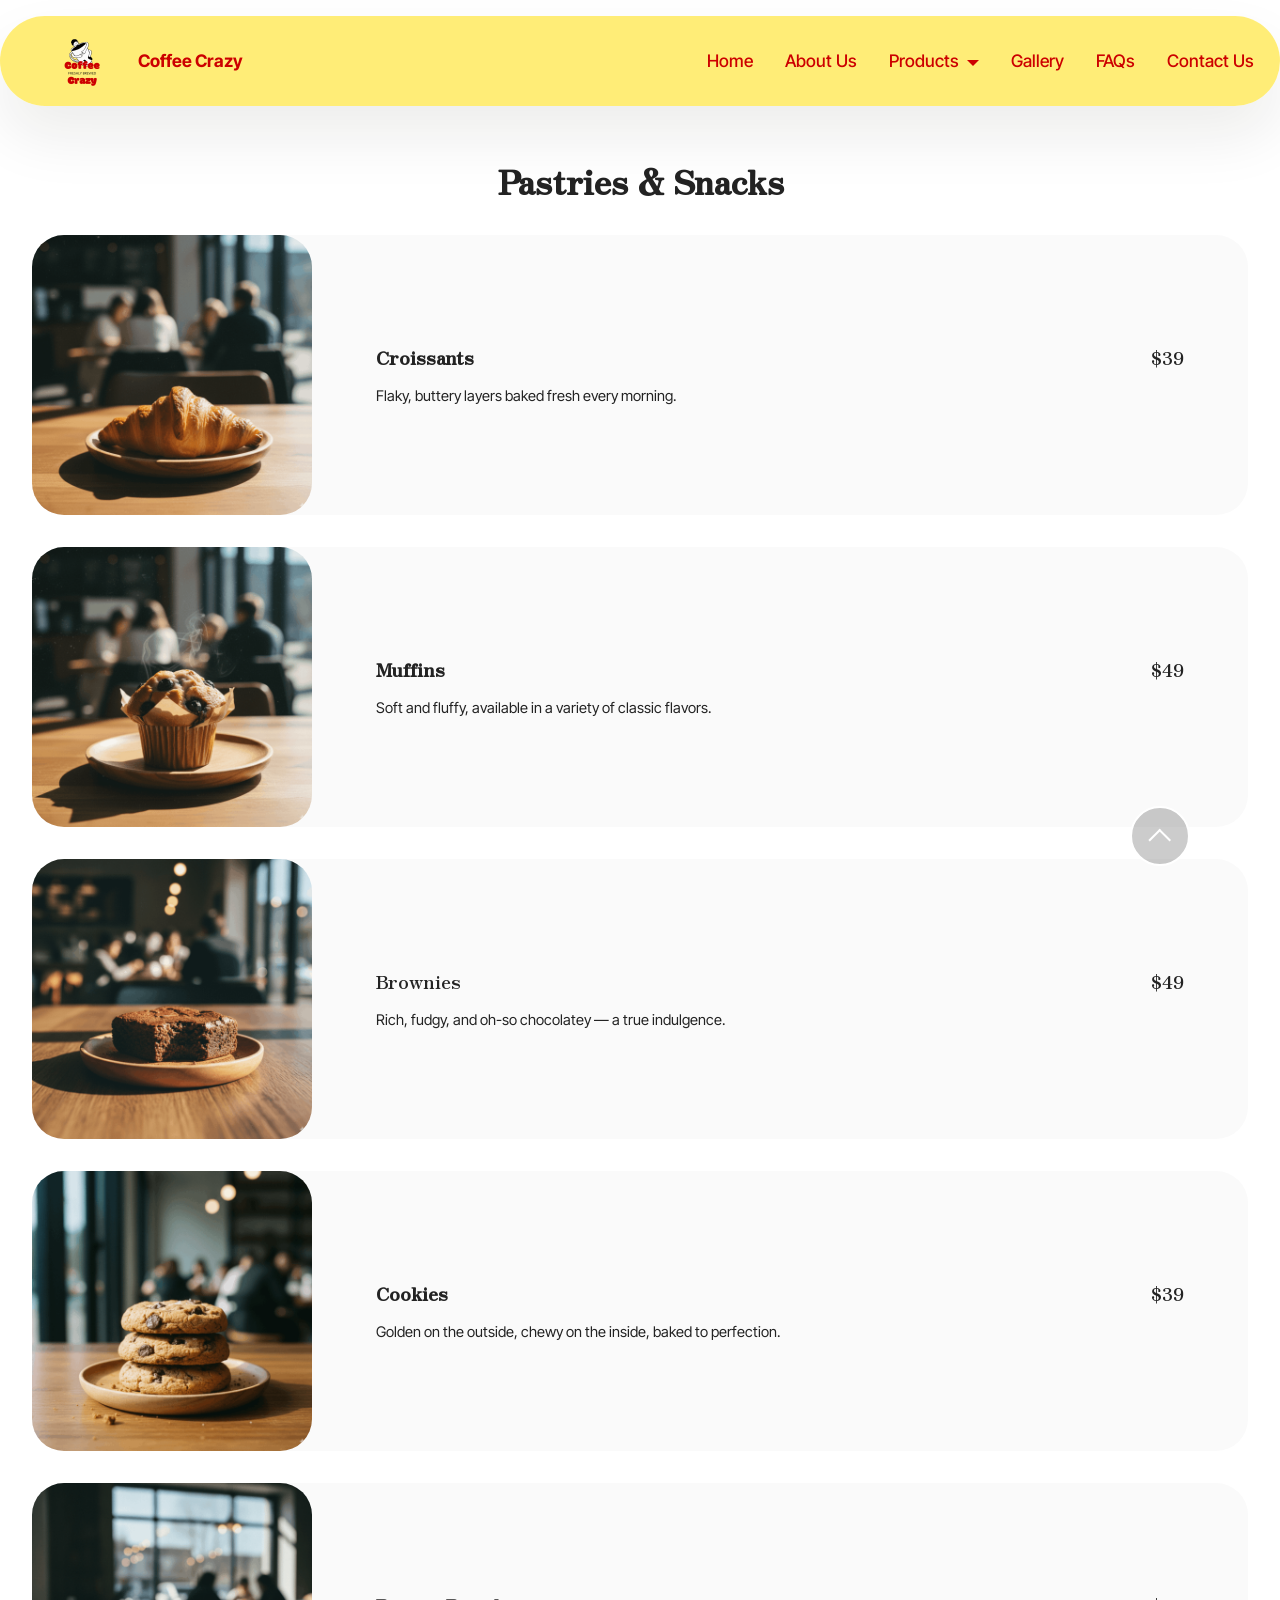
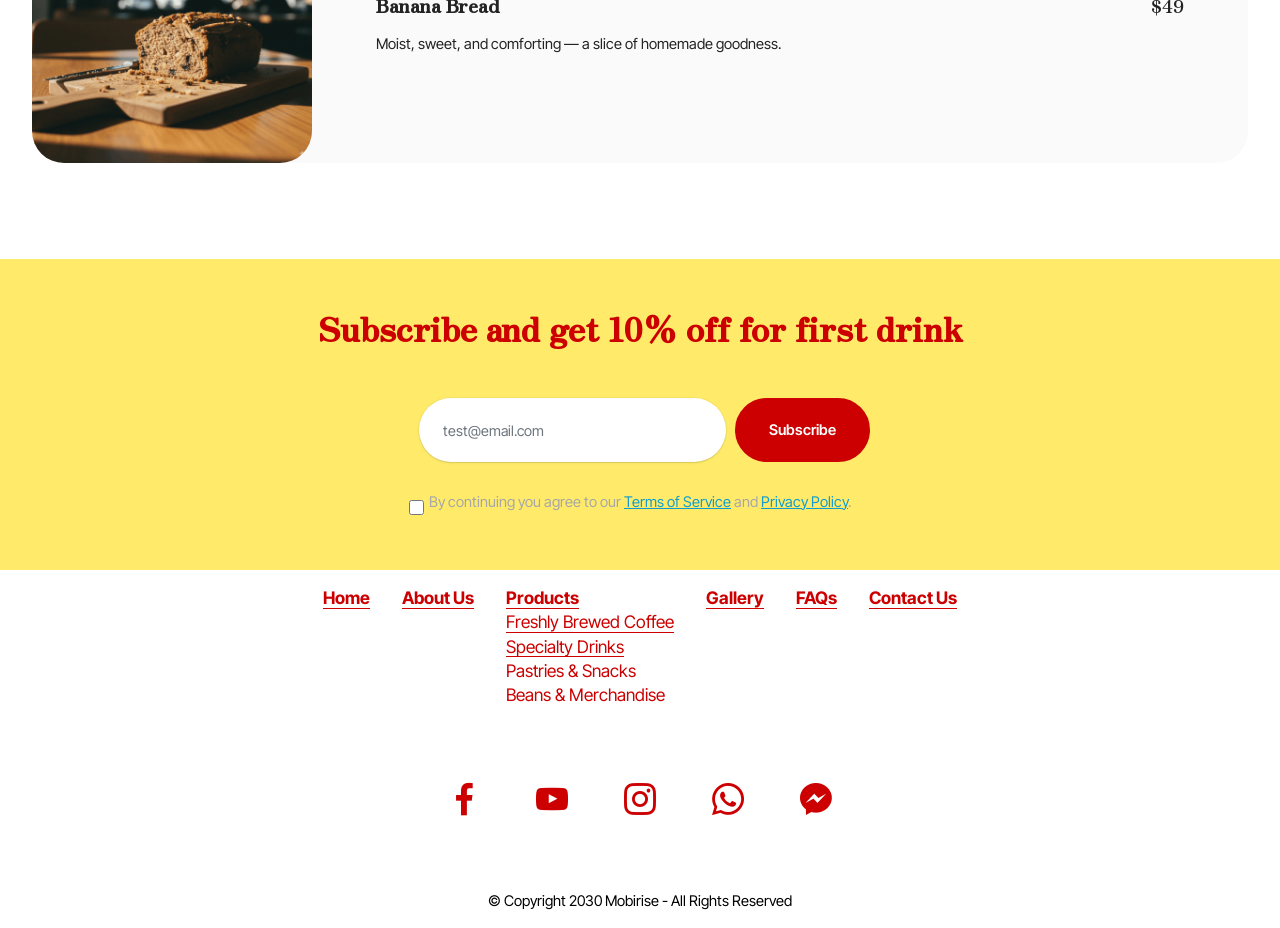
<file: pastries&snacks.html>
<!DOCTYPE html>
<html  >
<head>
  <!-- Site made with Mobirise Website Builder v6.0.6, https://mobirise.com -->
  <meta charset="UTF-8">
  <meta http-equiv="X-UA-Compatible" content="IE=edge">
  <meta name="generator" content="Mobirise v6.0.6, mobirise.com">
  <meta name="viewport" content="width=device-width, initial-scale=1, minimum-scale=1">
  <link rel="shortcut icon" href="assets/images/coffee20crazy20120transparent-160x160.png" type="image/x-icon">
  <meta name="description" content="Explore our menu of bold coffees, handcrafted specialty drinks, fresh pastries, and signature beans. At Coffee Crazy, there’s something to satisfy every craving.">
  
  
  <title>Pastries & Snacks | Coffee Crazy</title>
  <link rel="stylesheet" href="assets/web/assets/mobirise-icons2/mobirise2.css">
  <link rel="stylesheet" href="assets/bootstrap/css/bootstrap.min.css">
  <link rel="stylesheet" href="assets/bootstrap/css/bootstrap-grid.min.css">
  <link rel="stylesheet" href="assets/bootstrap/css/bootstrap-reboot.min.css">
  <link rel="stylesheet" href="assets/web/assets/gdpr-plugin/gdpr-styles.css">
  <link rel="stylesheet" href="assets/animatecss/animate.css">
  <link rel="stylesheet" href="assets/dropdown/css/style.css">
  <link rel="stylesheet" href="assets/socicon/css/styles.css">
  <link rel="stylesheet" href="assets/theme/css/style.css">
  <link rel="preload" href="https://fonts.googleapis.com/css?family=Zen+Antique:400&display=swap" as="style" onload="this.onload=null;this.rel='stylesheet'">
  <noscript><link rel="stylesheet" href="https://fonts.googleapis.com/css?family=Zen+Antique:400&display=swap"></noscript>
  <link rel="preload" href="https://fonts.googleapis.com/css?family=Inter+Tight:100,200,300,400,500,600,700,800,900,100i,200i,300i,400i,500i,600i,700i,800i,900i&display=swap" as="style" onload="this.onload=null;this.rel='stylesheet'">
  <noscript><link rel="stylesheet" href="https://fonts.googleapis.com/css?family=Inter+Tight:100,200,300,400,500,600,700,800,900,100i,200i,300i,400i,500i,600i,700i,800i,900i&display=swap"></noscript>
  <link rel="preload" as="style" href="assets/mobirise/css/mbr-additional.css?v=ZpV9yx"><link rel="stylesheet" href="assets/mobirise/css/mbr-additional.css?v=ZpV9yx" type="text/css">

  
  
  
</head>
<body>
  
  <section data-bs-version="5.1" class="menu menu1 cid-uXfIHWkma1" once="menu" id="menu01-23">
	

	<nav class="navbar navbar-dropdown navbar-fixed-top navbar-expand-lg">
		<div class="container">
			<div class="navbar-brand">
				<span class="navbar-logo">
					<a href="index.html#header01-b">
						<img src="assets/images/coffee20crazy20120transparent-160x160.webp" alt="Mobirise Website Builder" style="height: 5rem;">
					</a>
				</span>
				<span class="navbar-caption-wrap"><a class="navbar-caption text-primary display-4" href="index.html#header01-b">Coffee Crazy</a></span>
			</div>
			<button class="navbar-toggler" type="button" data-toggle="collapse" data-bs-toggle="collapse" data-target="#navbarSupportedContent" data-bs-target="#navbarSupportedContent" aria-controls="navbarNavAltMarkup" aria-expanded="false" aria-label="Toggle navigation">
				<div class="hamburger">
					<span></span>
					<span></span>
					<span></span>
					<span></span>
				</div>
			</button>
			<div class="collapse navbar-collapse" id="navbarSupportedContent">
				<ul class="navbar-nav nav-dropdown nav-right" data-app-modern-menu="true"><li class="nav-item">
						<a class="nav-link link text-primary display-4" href="index.html#features04-3">Home</a>
					</li>
					<li class="nav-item">
						<a class="nav-link link text-primary display-4" href="aboutus.html#header12-15" aria-expanded="false">About Us</a>
					</li>
					<li class="nav-item dropdown">
						<a class="nav-link link text-primary dropdown-toggle show display-4" href="index.html#contacts3-1" data-toggle="dropdown-submenu" data-bs-toggle="dropdown" data-bs-auto-close="outside" aria-expanded="false">Products</a><div class="dropdown-menu show" aria-labelledby="dropdown-804" data-bs-popper="none"><a class="text-primary dropdown-item display-4" href="freshlybrewedcoffee.html#features11-2f">Freshly Brewed Coffee</a><a class="text-primary show dropdown-item display-4" href="specialtydrinks.html#features11-2h">Specialty Drinks</a><a class="text-primary show dropdown-item display-4" href="pastries&snacks.html#features11-2j">Pastries &amp; Snacks</a><a class="text-primary show dropdown-item display-4" href="beans&merchandise.html#features11-2l">Beans &amp; Merchandise</a></div>
					</li><li class="nav-item"><a class="nav-link link text-primary display-4" href="page4.html#header12-1g">Gallery</a></li><li class="nav-item"><a class="nav-link link text-primary display-4" href="page5.html#header09-1l">FAQs</a></li><li class="nav-item"><a class="nav-link link text-primary display-4" href="contactus.html#contacts3-9">Contact Us</a></li></ul>
				
				
			</div>
		</div>
	</nav>
</section>

<section data-bs-version="5.1" class="features11 cid-uXfWDAg7FU" id="features11-2j">
    <!---->
    

    
    
    <div class="container">
        <div class="title">
            <h3 class="mbr-section-title mbr-fonts-style mb-4 display-2"><strong>Pastries &amp; Snacks</strong></h3>
            
        </div>
        <div class="item features-image">
            <div class="item-wrapper">
                <div class="row align-items-center">
                    <div class="col-12 col-md-3">
                        <div class="image-wrapper">
                            <img src="assets/images/generated20image20september201920202520-2011-08pm-596x596.webp" alt="Mobirise Website Builder" title="">
                        </div>
                    </div>
                    <div class="col-12 col-md">
                        <div class="card-box">
                            <div class="row">
                                <div class="col-12">
                                    <div class="top-line">
                                        <h4 class="card-title mbr-fonts-style display-5"><strong>Croissants</strong></h4>
                                        <p class="cost mbr-fonts-style display-5">
                                            $39</p>
                                    </div>
                                </div>
                                <div class="col-12">
                                    <div class="bottom-line">
                                        <p class="mbr-text mbr-fonts-style m-0 display-7">
                                            Flaky, buttery layers baked fresh every morning.
                                        </p>
                                    </div>
                                </div>
                            </div>
                        </div>
                    </div>
                </div>
            </div>
        </div>
        <div class="item features-image">
            <div class="item-wrapper">
                <div class="row align-items-center">
                    <div class="col-12 col-md-3">
                        <div class="image-wrapper">
                            <img src="assets/images/generated20image20september201920202520-2011-10pm-596x596.webp" alt="Mobirise Website Builder" title="">
                        </div>
                    </div>
                    <div class="col-12 col-md">
                        <div class="card-box">
                            <div class="row">
                                <div class="col-12">
                                    <div class="top-line">
                                        <h4 class="card-title mbr-fonts-style display-5"><strong>Muffins</strong></h4>
                                        <p class="cost mbr-fonts-style display-5">
                                            $49</p>
                                    </div>
                                </div>
                                <div class="col-12">
                                    <div class="bottom-line">
                                        <p class="mbr-text mbr-fonts-style m-0 display-7">
                                            Soft and fluffy, available in a variety of classic flavors.
                                        </p>
                                    </div>
                                </div>
                            </div>
                        </div>
                    </div>
                </div>
            </div>
        </div>
        <div class="item features-image mb-4 col-12 col-md-">
            <div class="item-wrapper">
                <div class="row align-items-center">
                    <div class="col-12 col-md-3">
                        <div class="image-wrapper">
                            <img src="assets/images/generated20image20september201920202520-2011-11pm-596x596.webp" alt="Mobirise Website Builder" title="">
                        </div>
                    </div>
                    <div class="col-12 col-md">
                        <div class="card-box">
                            <div class="row">
                                <div class="col-12">
                                    <div class="top-line">
                                        <h4 class="card-title mbr-fonts-style display-5">Brownies<br></h4>
                                        <p class="cost mbr-fonts-style display-5">
                                            $49</p>
                                    </div>
                                </div>
                                <div class="col-12">
                                    <div class="bottom-line">
                                        <p class="mbr-text mbr-fonts-style m-0 display-7">
                                            Rich, fudgy, and oh-so chocolatey — a true indulgence.
                                        </p>
                                    </div>
                                </div>
                            </div>
                        </div>
                    </div>
                </div>
            </div>
        </div>
    </div>
</section>

<section data-bs-version="5.1" class="features11 cid-uXfWE6Ueod" id="features11-2k">
    <!---->
    

    
    
    <div class="container">
        <div class="title">
            
            
        </div>
        <div class="item features-image">
            <div class="item-wrapper">
                <div class="row align-items-center">
                    <div class="col-12 col-md-3">
                        <div class="image-wrapper">
                            <img src="assets/images/generated20image20september201920202520-2011-12pm-596x596.webp" alt="Mobirise Website Builder" title="">
                        </div>
                    </div>
                    <div class="col-12 col-md">
                        <div class="card-box">
                            <div class="row">
                                <div class="col-12">
                                    <div class="top-line">
                                        <h4 class="card-title mbr-fonts-style display-5"><strong>Cookies</strong></h4>
                                        <p class="cost mbr-fonts-style display-5">
                                            $39</p>
                                    </div>
                                </div>
                                <div class="col-12">
                                    <div class="bottom-line">
                                        <p class="mbr-text mbr-fonts-style m-0 display-7">
                                            Golden on the outside, chewy on the inside, baked to perfection.
                                        </p>
                                    </div>
                                </div>
                            </div>
                        </div>
                    </div>
                </div>
            </div>
        </div>
        <div class="item features-image">
            <div class="item-wrapper">
                <div class="row align-items-center">
                    <div class="col-12 col-md-3">
                        <div class="image-wrapper">
                            <img src="assets/images/generated20image20september201920202520-2011-14pm-596x596.webp" alt="Mobirise Website Builder" title="">
                        </div>
                    </div>
                    <div class="col-12 col-md">
                        <div class="card-box">
                            <div class="row">
                                <div class="col-12">
                                    <div class="top-line">
                                        <h4 class="card-title mbr-fonts-style display-5"><strong>Banana Bread</strong></h4>
                                        <p class="cost mbr-fonts-style display-5">
                                            $49</p>
                                    </div>
                                </div>
                                <div class="col-12">
                                    <div class="bottom-line">
                                        <p class="mbr-text mbr-fonts-style m-0 display-7">
                                            Moist, sweet, and comforting — a slice of homemade goodness.
                                        </p>
                                    </div>
                                </div>
                            </div>
                        </div>
                    </div>
                </div>
            </div>
        </div>
        
    </div>
</section>

<section data-bs-version="5.1" class="form1 cid-uXfIHZWHyB" id="form01-27">
	

	

	<div class="container-fluid">
		<div class="row content-wrapper justify-content-center">
			<div class="col-lg-7 mbr-form">
				<div class="col-lg-12 col-md-12 col-sm-12">
					<h5 class="mbr-section-title mbr-fonts-style mb-5 display-2"><strong>Subscribe and get 10% off for first drink</strong><strong><br></strong></h5>
				</div>

				<div class="text-wrapper align-left" data-form-type="formoid">
					<!--Formbuilder Form-->
					<form action="https://mobirise.eu/" method="POST" class="mbr-form form-with-styler" data-form-title="Form Name"><input type="hidden" name="email" data-form-email="true" value="oOV1nfijVkAS31jqAEkNc0Xns8j9CHZVLVwrgn16rK56Zv5KN0Aj8xOvKIUonmearW3S7YQ5ip1o0Cp2bVDApGPwXY9Ad8hN4fqvK6RLQW7YJf+mvcnRy4spQ3lWsEwA">
						<div class="row">
							<div hidden="hidden" data-form-alert="" class="alert alert-success col-12">Thanks for filling out the form!</div>
							<div hidden="hidden" data-form-alert-danger="" class="alert alert-danger col-12">
								Oops...! some problem!
							</div>
						</div>
						<div class="dragArea row">
							<div data-for="email" class="col-lg-6 col-md-6 col-sm-12 form-group">
								<input type="email" name="email" placeholder="test@email.com" data-form-field="email" class="form-control display-7" value="" id="email-form01-27">
							</div>
							<div class="col-auto mbr-section-btn"><button type="submit" class="w-100 w-100 w-100 w-100 w-100 w-100 btn btn-primary display-7">Subscribe</button></div>
						</div>
					<span class="gdpr-block">
<label>
<span class="textGDPR display-7" style="color: #a7a7a7"><input type="checkbox" name="gdpr" id="gdpr-form01-27" required="">By continuing you agree to our <a style="color: #149dcc; text-decoration: underline;" href="terms.html">Terms of Service</a> and <a style="color: #149dcc; text-decoration: underline;" href="policy.html">Privacy Policy</a>.</span>
</label>
</span></form>
					<!--Formbuilder Form-->
				</div>
			</div>
		</div>
	</div>
</section>

<section data-bs-version="5.1" class="footer3 programm5 cid-uXfII0hXEP" once="footers" id="footer03-28">

        

    

    <div class="container">
        <div class="row">

            <div class="row-links mb-4">
                <ul class="header-menu">
                  
                  
                  
                  
                <li class="header-menu-item mbr-fonts-style display-4"><a href="index.html#header01-b" class="text-primary"><strong>Home</strong></a><br><a href="index.html#header01-b" class="text-primary"><br></a></li><li class="header-menu-item mbr-fonts-style display-4"><a href="aboutus.html#header12-15" class="text-primary"><strong>About Us</strong></a></li><li class="header-menu-item mbr-fonts-style display-4"><a href="products.html#header14-2" class="text-primary"><strong>Products</strong></a><br><a href="freshlybrewedcoffee.html#features11-2f" class="text-primary">Freshly Brewed Coffee</a>
<div><a href="specialtydrinks.html#features11-2h" class="text-primary">Specialty Drinks</a>
</div><div><a href="pastries&snacks.html#features11-2j" class="text-primary">Pastries &amp; Snacks</a>
</div><div><a href="beans&merchandise.html#features11-2l" class="text-primary">Beans &amp; Merchandise</a></div></li><li class="header-menu-item mbr-fonts-style display-4"><a href="page4.html#header12-1g" class="text-primary"><strong>Gallery</strong></a><br><br></li><li class="header-menu-item mbr-fonts-style display-4"><a href="page5.html#header09-1l" class="text-primary"><strong>FAQs</strong></a></li><li class="header-menu-item mbr-fonts-style display-4"><a href="contactus.html#contacts3-9" class="text-primary"><strong>Contact Us</strong></a></li></ul>
              </div>

            <div class="col-12">
                <div class="social-row">
                    <div class="soc-item">
                        <a href="https://mobiri.se/" target="_blank">
                            <span class="mbr-iconfont socicon socicon-facebook display-7"></span>
                        </a>
                    </div>
                    <div class="soc-item">
                        <a href="https://mobiri.se/" target="_blank">
                            <span class="mbr-iconfont socicon-youtube socicon"></span>
                        </a>
                    </div>
                    <div class="soc-item">
                        <a href="https://mobiri.se/" target="_blank">
                            <span class="mbr-iconfont socicon-instagram socicon"></span>
                        </a>
                    </div>
                    <div class="soc-item">
                        <a href="https://mobiri.se/" target="_blank">
                            <span class="mbr-iconfont socicon-whatsapp socicon"></span>
                        </a>
                    </div>
                    <div class="soc-item">
                        <a href="https://mobiri.se/" target="_blank">
                            <span class="mbr-iconfont socicon-messenger socicon" style=""></span>
                        </a>
                    </div>
                </div>
            </div>
            <div class="col-12 mt-5">
                <p class="mbr-fonts-style copyright display-7">
                    © Copyright 2030 Mobirise - All Rights Reserved
                </p>
            </div>
        </div>
    </div>
</section>
  
  
 <div id="scrollToTop" class="scrollToTop mbr-arrow-up"><a style="text-align: center;"><i class="mbr-arrow-up-icon mbr-arrow-up-icon-cm cm-icon cm-icon-smallarrow-up"></i></a></div>
    <input name="animation" type="hidden">
  </body>
</html>
</file>
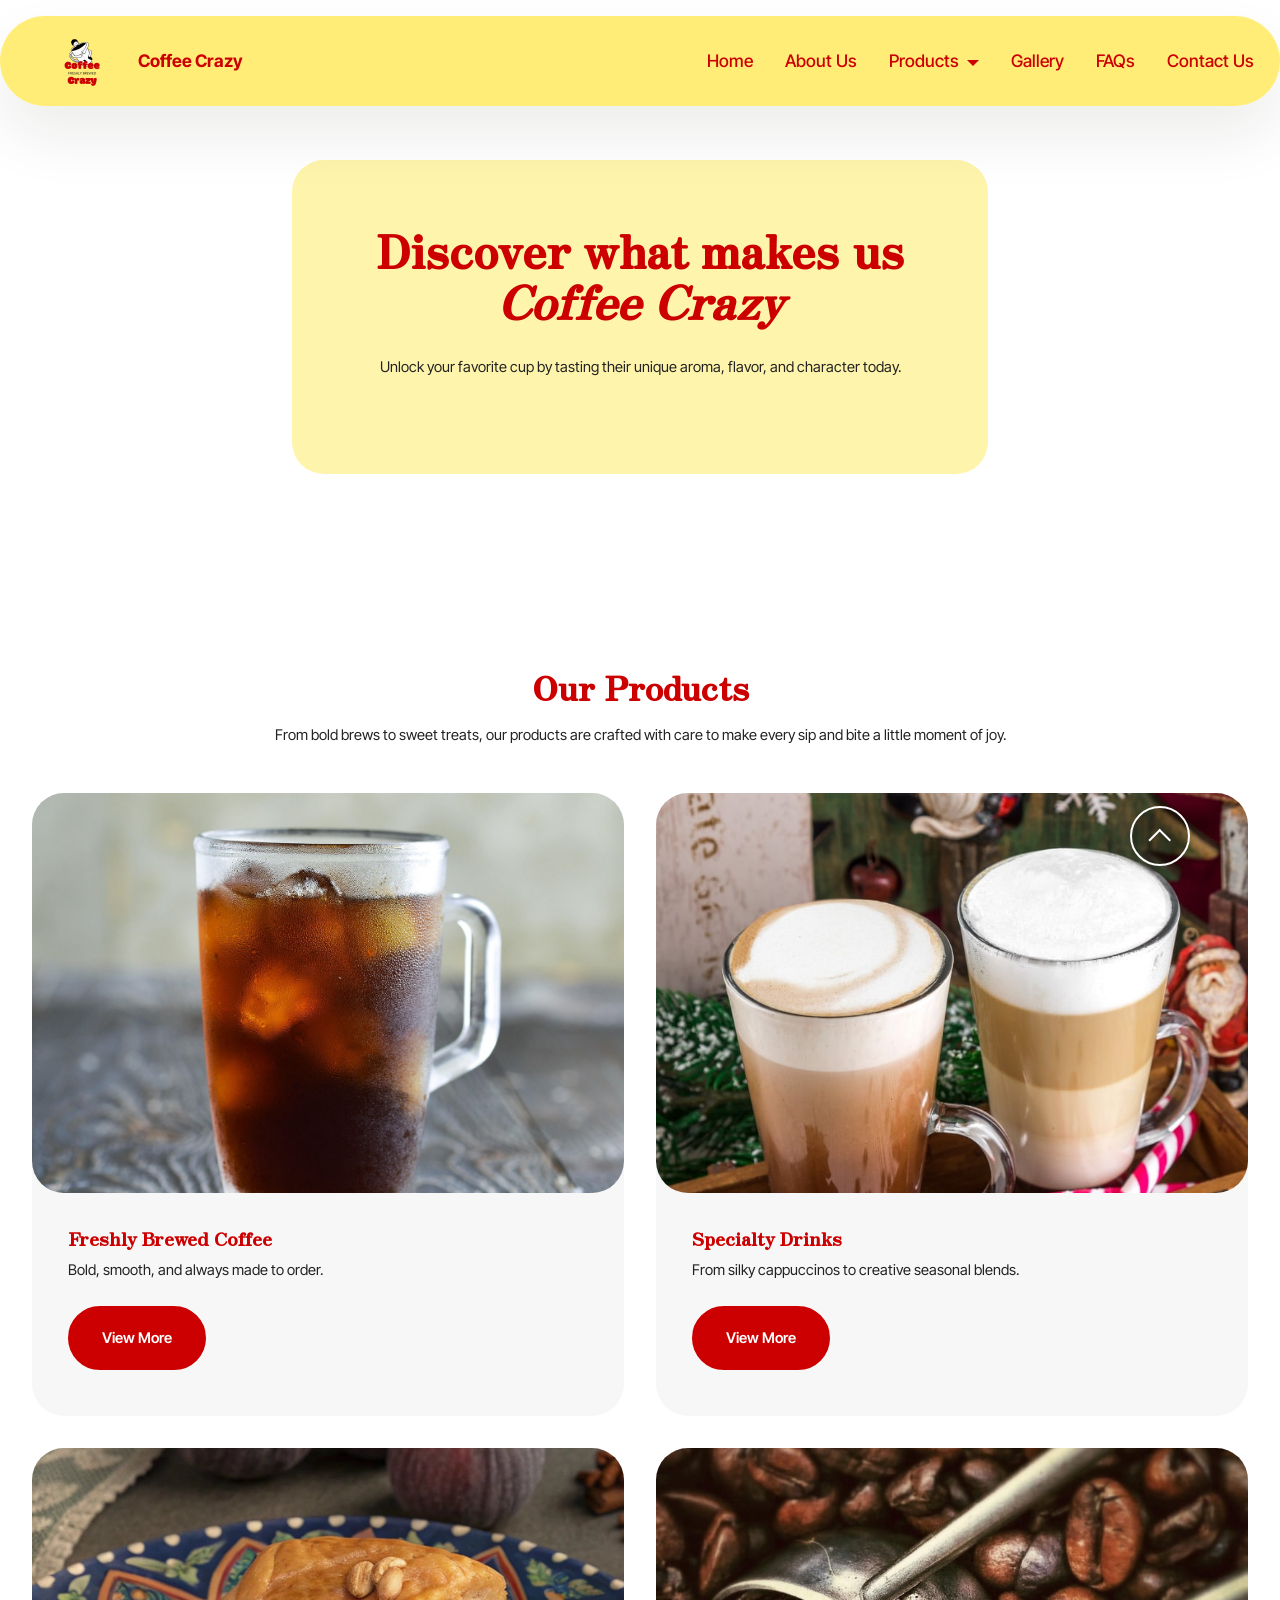
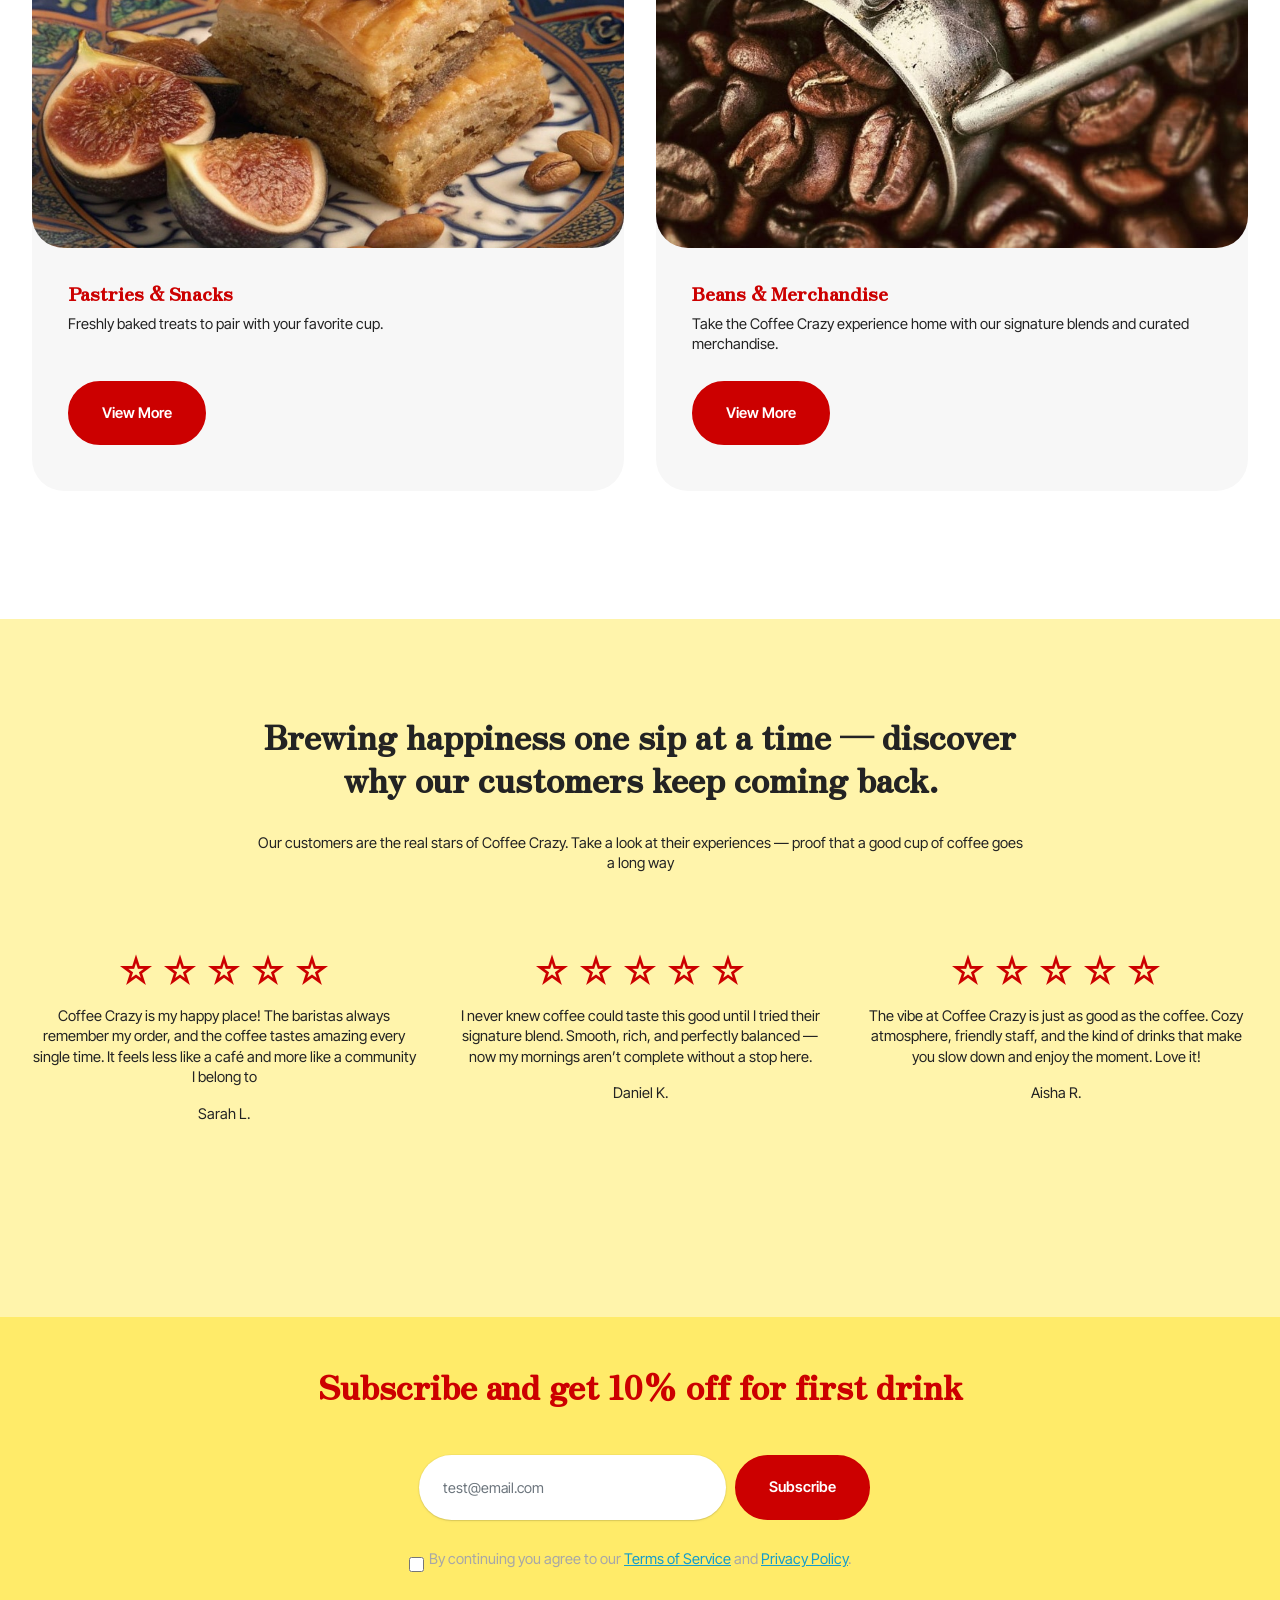
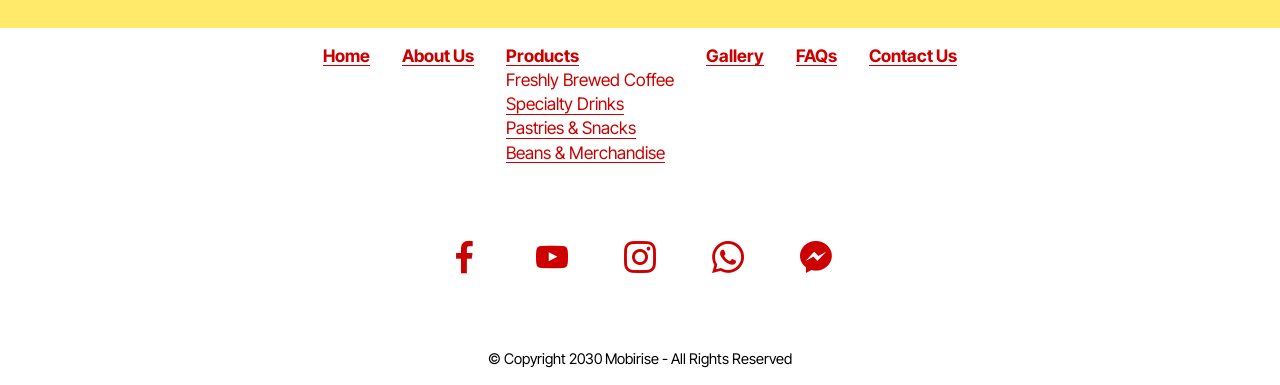
<file: products.html>
<!DOCTYPE html>
<html  >
<head>
  <!-- Site made with Mobirise Website Builder v6.0.6, https://mobirise.com -->
  <meta charset="UTF-8">
  <meta http-equiv="X-UA-Compatible" content="IE=edge">
  <meta name="generator" content="Mobirise v6.0.6, mobirise.com">
  <meta name="viewport" content="width=device-width, initial-scale=1, minimum-scale=1">
  <link rel="shortcut icon" href="assets/images/coffee20crazy20120transparent-160x160.png" type="image/x-icon">
  <meta name="description" content="Explore our menu of bold coffees, handcrafted specialty drinks, fresh pastries, and signature beans. At Coffee Crazy, there’s something to satisfy every craving.">
  
  
  <title>Products | Coffee Crazy</title>
  <link rel="stylesheet" href="assets/web/assets/mobirise-icons2/mobirise2.css">
  <link rel="stylesheet" href="assets/bootstrap/css/bootstrap.min.css">
  <link rel="stylesheet" href="assets/bootstrap/css/bootstrap-grid.min.css">
  <link rel="stylesheet" href="assets/bootstrap/css/bootstrap-reboot.min.css">
  <link rel="stylesheet" href="assets/web/assets/gdpr-plugin/gdpr-styles.css">
  <link rel="stylesheet" href="assets/animatecss/animate.css">
  <link rel="stylesheet" href="assets/dropdown/css/style.css">
  <link rel="stylesheet" href="assets/socicon/css/styles.css">
  <link rel="stylesheet" href="assets/theme/css/style.css">
  <link rel="preload" href="https://fonts.googleapis.com/css?family=Zen+Antique:400&display=swap" as="style" onload="this.onload=null;this.rel='stylesheet'">
  <noscript><link rel="stylesheet" href="https://fonts.googleapis.com/css?family=Zen+Antique:400&display=swap"></noscript>
  <link rel="preload" href="https://fonts.googleapis.com/css?family=Inter+Tight:100,200,300,400,500,600,700,800,900,100i,200i,300i,400i,500i,600i,700i,800i,900i&display=swap" as="style" onload="this.onload=null;this.rel='stylesheet'">
  <noscript><link rel="stylesheet" href="https://fonts.googleapis.com/css?family=Inter+Tight:100,200,300,400,500,600,700,800,900,100i,200i,300i,400i,500i,600i,700i,800i,900i&display=swap"></noscript>
  <link rel="preload" as="style" href="assets/mobirise/css/mbr-additional.css?v=NjfjLb"><link rel="stylesheet" href="assets/mobirise/css/mbr-additional.css?v=NjfjLb" type="text/css">

  
  
  
</head>
<body>
  
  <section data-bs-version="5.1" class="menu menu1 cid-tJGsCG1vVL" once="menu" id="menu01-1">
	

	<nav class="navbar navbar-dropdown navbar-fixed-top navbar-expand-lg">
		<div class="container">
			<div class="navbar-brand">
				<span class="navbar-logo">
					<a href="index.html#header01-b">
						<img src="assets/images/coffee20crazy20120transparent-160x160.webp" alt="Mobirise Website Builder" style="height: 5rem;">
					</a>
				</span>
				<span class="navbar-caption-wrap"><a class="navbar-caption text-primary display-4" href="index.html#header01-b">Coffee Crazy</a></span>
			</div>
			<button class="navbar-toggler" type="button" data-toggle="collapse" data-bs-toggle="collapse" data-target="#navbarSupportedContent" data-bs-target="#navbarSupportedContent" aria-controls="navbarNavAltMarkup" aria-expanded="false" aria-label="Toggle navigation">
				<div class="hamburger">
					<span></span>
					<span></span>
					<span></span>
					<span></span>
				</div>
			</button>
			<div class="collapse navbar-collapse" id="navbarSupportedContent">
				<ul class="navbar-nav nav-dropdown nav-right" data-app-modern-menu="true"><li class="nav-item">
						<a class="nav-link link text-primary display-4" href="index.html#features04-3">Home</a>
					</li>
					<li class="nav-item">
						<a class="nav-link link text-primary display-4" href="aboutus.html#header12-15" aria-expanded="false">About Us</a>
					</li>
					<li class="nav-item dropdown">
						<a class="nav-link link text-primary dropdown-toggle show display-4" href="index.html#contacts3-1" data-toggle="dropdown-submenu" data-bs-toggle="dropdown" data-bs-auto-close="outside" aria-expanded="false">Products</a><div class="dropdown-menu show" aria-labelledby="dropdown-804" data-bs-popper="none"><a class="text-primary dropdown-item display-4" href="freshlybrewedcoffee.html#features11-2f">Freshly Brewed Coffee</a><a class="text-primary show dropdown-item display-4" href="specialtydrinks.html#features11-2h">Specialty Drinks</a><a class="text-primary show dropdown-item display-4" href="pastries&snacks.html#features11-2j">Pastries &amp; Snacks</a><a class="text-primary show dropdown-item display-4" href="beans&merchandise.html#features11-2l">Beans &amp; Merchandise</a></div>
					</li><li class="nav-item"><a class="nav-link link text-primary display-4" href="page4.html#header12-1g">Gallery</a></li><li class="nav-item"><a class="nav-link link text-primary display-4" href="page5.html#header09-1l">FAQs</a></li><li class="nav-item"><a class="nav-link link text-primary display-4" href="contactus.html#contacts3-9">Contact Us</a></li></ul>
				
				
			</div>
		</div>
	</nav>
</section>

<section data-bs-version="5.1" class="header14 cid-tJGD1DIY2H" data-bg-video="https://vimeo.com/314004581" id="header14-2">
	

	<div class="mbr-fallback-image disabled"></div>
	<div class="mbr-overlay" style="opacity: 0.3; background-color: rgb(255, 255, 255);"></div>
	<div class="container">
		<div class="row justify-content-center">
			<div class="card col-12 col-md-12 col-lg-7">
				<div class="card-wrapper">
					<div class="card-box align-center">
						<h1 class="card-title mbr-fonts-style mb-4 display-1"><strong>Discover what makes us </strong><br><strong><em>Coffee Crazy</em></strong></h1>
						<p class="mbr-text mbr-fonts-style mb-4 display-7">
							Unlock your favorite cup by tasting their unique aroma, flavor, and character today.
						</p>
						
					</div>
				</div>
			</div>
		</div>
	</div>
</section>

<section data-bs-version="5.1" class="features4 cid-tJGKiS9ad3" id="features04-5">
	
	
	<div class="container">
		<div class="mbr-section-head mb-5">
			<h4 class="mbr-section-title mbr-fonts-style align-left mb-3 display-2">
				<strong>Our Products</strong>
			</h4>
			<h5 class="mbr-section-subtitle mbr-fonts-style align-left mb-3 display-7">From bold brews to sweet treats, our products are crafted with care to make every sip and bite a little moment of joy.</h5>
			
		</div>
		<div class="row">
			
			<div class="item features-image col-12 col-md-6 col-lg-6 active">
				<div class="item-wrapper">
					<div class="item-img">
						<img src="assets/images/mbr-1437x1920.webp" alt="Mobirise Website Builder" data-slide-to="1" data-bs-slide-to="2">
					</div>
					<div class="item-content">
						<h5 class="item-title mbr-fonts-style display-5"><strong>Freshly Brewed Coffee</strong></h5>
						
						<p class="mbr-text mbr-fonts-style display-7">
							Bold, smooth, and always made to order.
						</p>
						<div class="mbr-section-btn item-footer"><a href="freshlybrewedcoffee.html#features11-2f" class="btn item-btn btn-primary display-7">View More</a></div>
					</div>

				</div>
			</div>
			<div class="item features-image col-12 col-md-6 col-lg-6">
				<div class="item-wrapper">
					<div class="item-img">
						<img src="assets/images/mbr-815x1223.webp" alt="Mobirise Website Builder" data-slide-to="2" data-bs-slide-to="1">
					</div>
					<div class="item-content">
						<h5 class="item-title mbr-fonts-style display-5"><strong>Specialty Drinks</strong></h5>
						
						<p class="mbr-text mbr-fonts-style display-7">
							From silky cappuccinos to creative seasonal blends.<br>
						</p>
						<div class="mbr-section-btn item-footer"><a href="specialtydrinks.html#features11-2h" class="btn item-btn btn-primary display-7">View More</a></div>
					</div>
				</div>
			</div>
			<div class="item features-image col-12 col-md-6 col-lg-6">
				<div class="item-wrapper">
					<div class="item-img">
						<img src="assets/images/mbr-2-1920x1280.webp" alt="Mobirise Website Builder" data-slide-to="3" data-bs-slide-to="4">
					</div>
					<div class="item-content">
						<h5 class="item-title mbr-fonts-style display-5"><strong>Pastries &amp; Snacks</strong></h5>
						
						<p class="mbr-text mbr-fonts-style display-7">
							Freshly baked treats to pair with your favorite cup.<br>
						</p>
						<div class="mbr-section-btn item-footer"><a href="pastries&snacks.html#features11-2j" class="btn item-btn btn-primary display-7">View More</a></div>
					</div>
				</div>
			</div><div class="item features-image col-12 col-md-6 col-lg-6">
				<div class="item-wrapper">
					<div class="item-img">
						<img src="assets/images/mbr-815x815.webp" alt="Mobirise Website Builder" data-slide-to="4" data-bs-slide-to="4">
					</div>
					<div class="item-content">
						<h5 class="item-title mbr-fonts-style display-5"><strong>Beans &amp; Merchandise</strong></h5>
						
						<p class="mbr-text mbr-fonts-style display-7">
							Take the Coffee Crazy experience home with our signature blends and curated merchandise.<br>
						</p>
						<div class="mbr-section-btn item-footer"><a href="beans&merchandise.html#features11-2l" class="btn item-btn btn-primary display-7">View More</a></div>
					</div>
				</div>
			</div>
			
			
		</div>
	</div>
</section>

<section data-bs-version="5.1" class="people02 cid-uXfENYPnF3" id="people02-1q">
	

	
	
	<div class="container">
		<div class="row mb-5 justify-content-center">
			<div class="col-12 content-head">
				<h3 class="mbr-section-title mbr-fonts-style align-center mb-4 display-2"><strong>Brewing happiness one sip at a time — discover why our customers keep coming back.</strong></h3>
				<h5 class="mbr-section-subtitle mbr-fonts-style align-center mb-4 display-7">Our customers are the real stars of Coffee Crazy. Take a look at their experiences — proof that a good cup of coffee goes a long way</h5>
			</div>
		</div>
		<div class="row">
				<div class="item features-without-image col-12 col-md-6 col-lg-4 mb-5">
					<div class="item-wrapper">
						<div class="card-box align-center">
							<div class="iconfont-wrapper mb-3">
								<span class="mbr-iconfont mobi-mbri-star mobi-mbri"></span>
								<span class="mbr-iconfont mobi-mbri-star mobi-mbri"></span>
								<span class="mbr-iconfont mobi-mbri-star mobi-mbri"></span>
								<span class="mbr-iconfont mobi-mbri-star mobi-mbri"></span>
								<span class="mbr-iconfont mobi-mbri-star mobi-mbri"></span>
							</div>
							<h5 class="card-title mbr-fonts-style mb-3 display-7">Coffee Crazy is my happy place! The baristas always remember my order, and the coffee tastes amazing every single time. It feels less like a café and more like a community I belong to</h5>
							<p class="card-text mbr-fonts-style mb-0 display-7">
								Sarah L.
							</p>
						</div>
					</div>
				</div>
				<div class="item features-without-image col-12 col-md-6 col-lg-4 mb-5">
					<div class="item-wrapper">
						<div class="card-box align-center">
							<div class="iconfont-wrapper mb-3">
								<span class="mbr-iconfont mobi-mbri-star mobi-mbri"></span>
								<span class="mbr-iconfont mobi-mbri-star mobi-mbri"></span>
								<span class="mbr-iconfont mobi-mbri-star mobi-mbri"></span>
								<span class="mbr-iconfont mobi-mbri-star mobi-mbri"></span>
								<span class="mbr-iconfont mobi-mbri-star mobi-mbri"></span>
							</div>
							<h5 class="card-title mbr-fonts-style mb-3 display-7">I never knew coffee could taste this good until I tried their signature blend. Smooth, rich, and perfectly balanced — now my mornings aren’t complete without a stop here.</h5>
							<p class="card-text mbr-fonts-style mb-0 display-7">
								Daniel K.
							</p>
						</div>
					</div>
				</div>
				<div class="item features-without-image col-12 col-md-6 col-lg-4 mb-5">
					<div class="item-wrapper">
						<div class="card-box align-center">
							<div class="iconfont-wrapper mb-3">
								<span class="mbr-iconfont mobi-mbri-star mobi-mbri"></span>
								<span class="mbr-iconfont mobi-mbri-star mobi-mbri"></span>
								<span class="mbr-iconfont mobi-mbri-star mobi-mbri"></span>
								<span class="mbr-iconfont mobi-mbri-star mobi-mbri"></span>
								<span class="mbr-iconfont mobi-mbri-star mobi-mbri"></span>
							</div>
							<h5 class="card-title mbr-fonts-style mb-3 display-7">The vibe at Coffee Crazy is just as good as the coffee. Cozy atmosphere, friendly staff, and the kind of drinks that make you slow down and enjoy the moment. Love it!</h5>
							<p class="card-text mbr-fonts-style mb-0 display-7">
								Aisha R.
							</p>
						</div>
					</div>
				</div>
			</div>
		<div class="row mt-0 mt-md-5">
			
		</div>
	</div>
</section>

<section data-bs-version="5.1" class="form1 cid-tJGQpvh1d5" id="form01-6">
	

	

	<div class="container-fluid">
		<div class="row content-wrapper justify-content-center">
			<div class="col-lg-7 mbr-form">
				<div class="col-lg-12 col-md-12 col-sm-12">
					<h5 class="mbr-section-title mbr-fonts-style mb-5 display-2"><strong>Subscribe and get 10% off for first drink</strong><strong><br></strong></h5>
				</div>

				<div class="text-wrapper align-left" data-form-type="formoid">
					<!--Formbuilder Form-->
					<form action="https://mobirise.eu/" method="POST" class="mbr-form form-with-styler" data-form-title="Form Name"><input type="hidden" name="email" data-form-email="true" value="qHSYwzURwBl9i4Iwch7oBsWE0lnoCrBTwx1R13qmi80SRS1NU6su2WO98VgcsIZ5lpJ3aQBkrR38Yi0Pifu4i5K/zYySAgq//hkmfLBmskuzMCGz68UYZpKQWgMowq0M">
						<div class="row">
							<div hidden="hidden" data-form-alert="" class="alert alert-success col-12">Thanks for filling out the form!</div>
							<div hidden="hidden" data-form-alert-danger="" class="alert alert-danger col-12">
								Oops...! some problem!
							</div>
						</div>
						<div class="dragArea row">
							<div data-for="email" class="col-lg-6 col-md-6 col-sm-12 form-group">
								<input type="email" name="email" placeholder="test@email.com" data-form-field="email" class="form-control display-7" value="" id="email-form01-6">
							</div>
							<div class="col-auto mbr-section-btn"><button type="submit" class="w-100 w-100 w-100 w-100 w-100 w-100 btn btn-primary display-7">Subscribe</button></div>
						</div>
					<span class="gdpr-block">
<label>
<span class="textGDPR display-7" style="color: #a7a7a7"><input type="checkbox" name="gdpr" id="gdpr-form01-6" required="">By continuing you agree to our <a style="color: #149dcc; text-decoration: underline;" href="terms.html">Terms of Service</a> and <a style="color: #149dcc; text-decoration: underline;" href="policy.html">Privacy Policy</a>.</span>
</label>
</span></form>
					<!--Formbuilder Form-->
				</div>
			</div>
		</div>
	</div>
</section>

<section data-bs-version="5.1" class="footer3 programm5 cid-tL7oDZlVRK" once="footers" id="footer03-3">

        

    

    <div class="container">
        <div class="row">

            <div class="row-links mb-4">
                <ul class="header-menu">
                  
                  
                  
                  
                <li class="header-menu-item mbr-fonts-style display-4"><a href="index.html#header01-b" class="text-primary"><strong>Home</strong></a><br><a href="index.html#header01-b" class="text-primary"><br></a></li><li class="header-menu-item mbr-fonts-style display-4"><a href="aboutus.html#header12-15" class="text-primary"><strong>About Us</strong></a></li><li class="header-menu-item mbr-fonts-style display-4"><a href="products.html#header14-2" class="text-primary"><strong>Products</strong></a><br><a href="freshlybrewedcoffee.html#features11-2f" class="text-primary">Freshly Brewed Coffee</a>
<div><a href="specialtydrinks.html#features11-2h" class="text-primary">Specialty Drinks</a>
</div><div><a href="pastries&snacks.html#features11-2j" class="text-primary">Pastries &amp; Snacks</a>
</div><div><a href="beans&merchandise.html#features11-2l" class="text-primary">Beans &amp; Merchandise</a></div></li><li class="header-menu-item mbr-fonts-style display-4"><a href="page4.html#header12-1g" class="text-primary"><strong>Gallery</strong></a><br><br></li><li class="header-menu-item mbr-fonts-style display-4"><a href="page5.html#header09-1l" class="text-primary"><strong>FAQs</strong></a></li><li class="header-menu-item mbr-fonts-style display-4"><a href="contactus.html#contacts3-9" class="text-primary"><strong>Contact Us</strong></a></li></ul>
              </div>

            <div class="col-12">
                <div class="social-row">
                    <div class="soc-item">
                        <a href="https://mobiri.se/" target="_blank">
                            <span class="mbr-iconfont socicon socicon-facebook display-7"></span>
                        </a>
                    </div>
                    <div class="soc-item">
                        <a href="https://mobiri.se/" target="_blank">
                            <span class="mbr-iconfont socicon-youtube socicon"></span>
                        </a>
                    </div>
                    <div class="soc-item">
                        <a href="https://mobiri.se/" target="_blank">
                            <span class="mbr-iconfont socicon-instagram socicon"></span>
                        </a>
                    </div>
                    <div class="soc-item">
                        <a href="https://mobiri.se/" target="_blank">
                            <span class="mbr-iconfont socicon-whatsapp socicon"></span>
                        </a>
                    </div>
                    <div class="soc-item">
                        <a href="https://mobiri.se/" target="_blank">
                            <span class="mbr-iconfont socicon-messenger socicon" style=""></span>
                        </a>
                    </div>
                </div>
            </div>
            <div class="col-12 mt-5">
                <p class="mbr-fonts-style copyright display-7">
                    © Copyright 2030 Mobirise - All Rights Reserved
                </p>
            </div>
        </div>
    </div>
</section>
  
  
 <div id="scrollToTop" class="scrollToTop mbr-arrow-up"><a style="text-align: center;"><i class="mbr-arrow-up-icon mbr-arrow-up-icon-cm cm-icon cm-icon-smallarrow-up"></i></a></div>
    <input name="animation" type="hidden">
  </body>
</html>
</file>
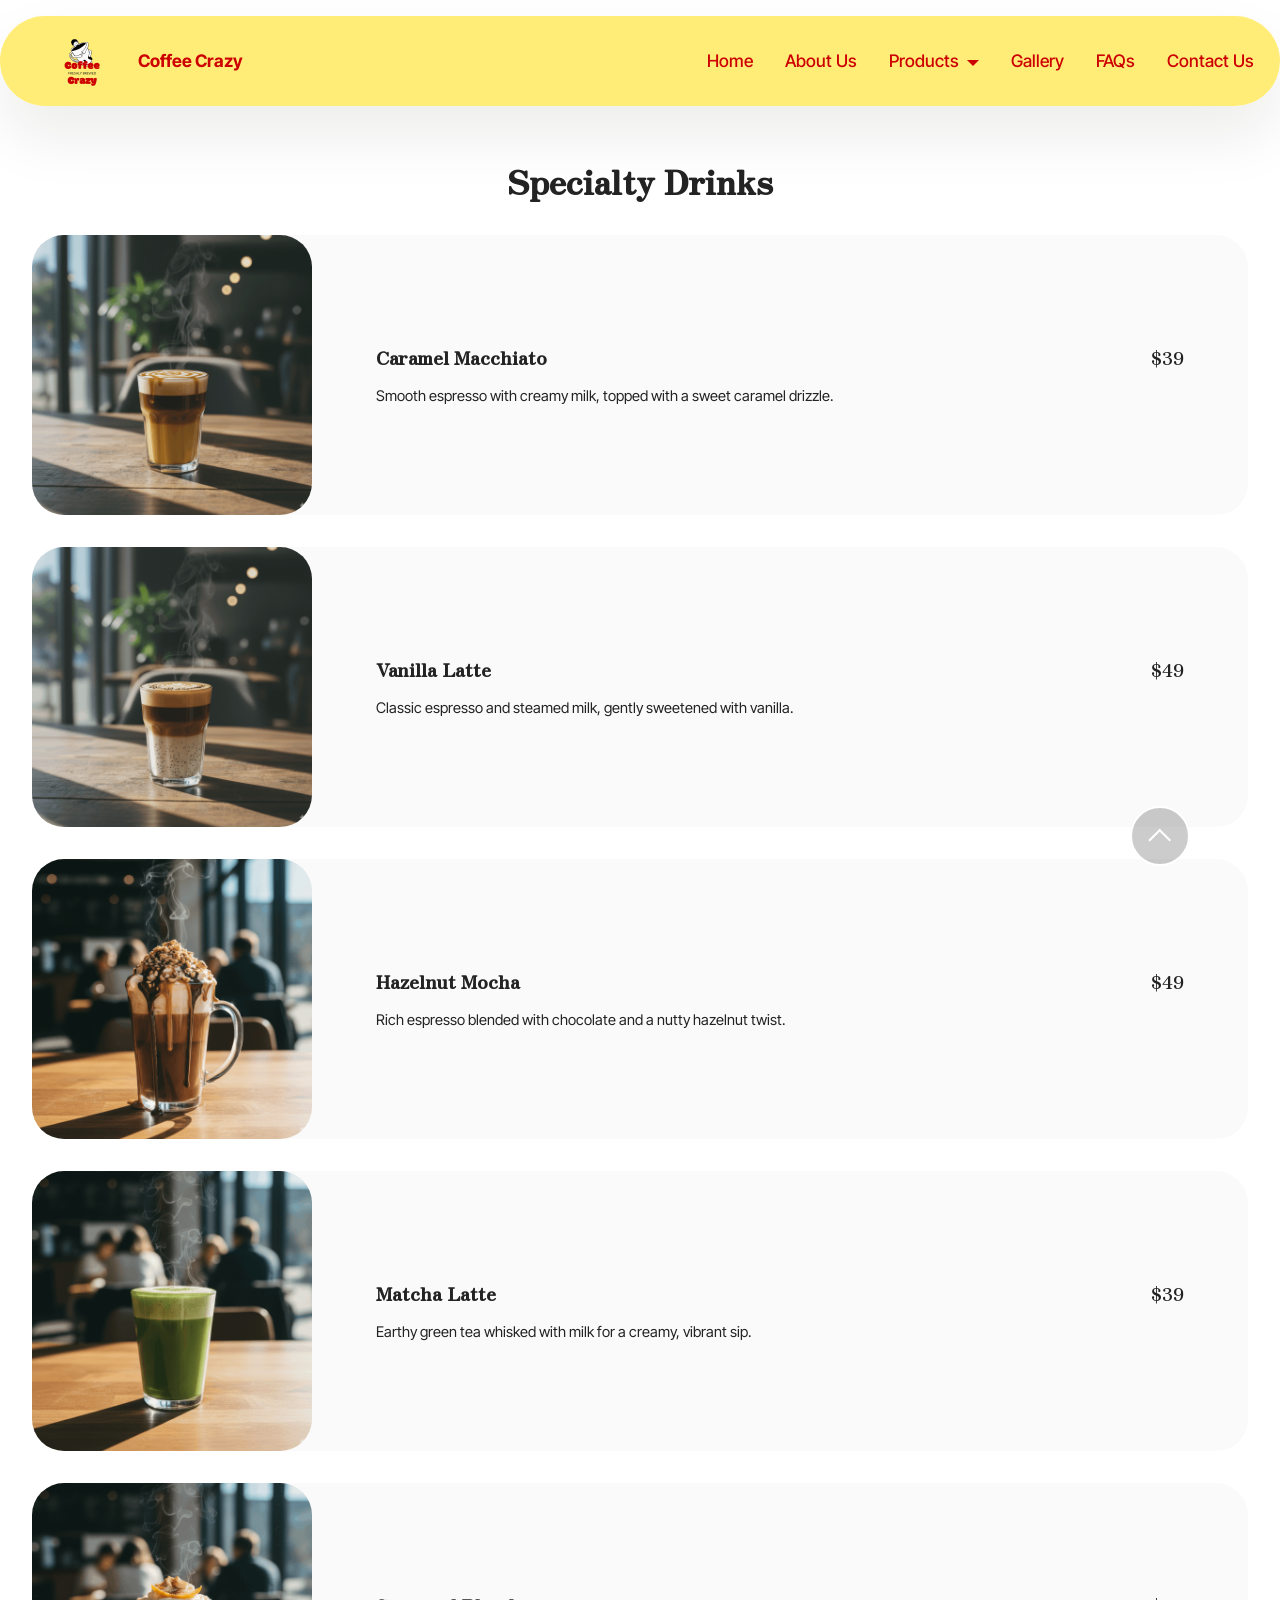
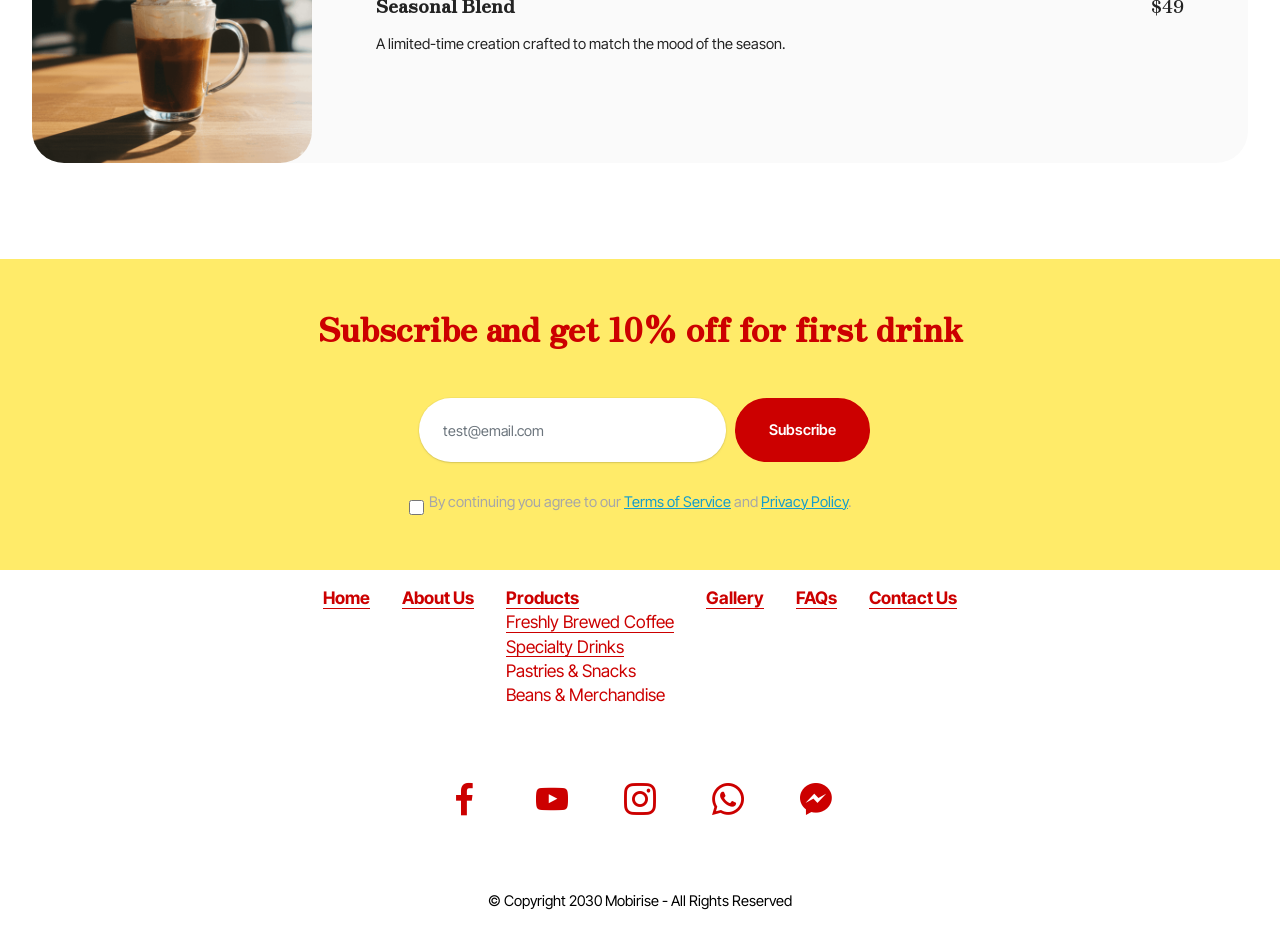
<file: specialtydrinks.html>
<!DOCTYPE html>
<html  >
<head>
  <!-- Site made with Mobirise Website Builder v6.0.6, https://mobirise.com -->
  <meta charset="UTF-8">
  <meta http-equiv="X-UA-Compatible" content="IE=edge">
  <meta name="generator" content="Mobirise v6.0.6, mobirise.com">
  <meta name="viewport" content="width=device-width, initial-scale=1, minimum-scale=1">
  <link rel="shortcut icon" href="assets/images/coffee20crazy20120transparent-160x160.png" type="image/x-icon">
  <meta name="description" content="Explore our menu of bold coffees, handcrafted specialty drinks, fresh pastries, and signature beans. At Coffee Crazy, there’s something to satisfy every craving.">
  
  
  <title>Specialty Drinks | Coffee Crazy</title>
  <link rel="stylesheet" href="assets/web/assets/mobirise-icons2/mobirise2.css">
  <link rel="stylesheet" href="assets/bootstrap/css/bootstrap.min.css">
  <link rel="stylesheet" href="assets/bootstrap/css/bootstrap-grid.min.css">
  <link rel="stylesheet" href="assets/bootstrap/css/bootstrap-reboot.min.css">
  <link rel="stylesheet" href="assets/web/assets/gdpr-plugin/gdpr-styles.css">
  <link rel="stylesheet" href="assets/animatecss/animate.css">
  <link rel="stylesheet" href="assets/dropdown/css/style.css">
  <link rel="stylesheet" href="assets/socicon/css/styles.css">
  <link rel="stylesheet" href="assets/theme/css/style.css">
  <link rel="preload" href="https://fonts.googleapis.com/css?family=Zen+Antique:400&display=swap" as="style" onload="this.onload=null;this.rel='stylesheet'">
  <noscript><link rel="stylesheet" href="https://fonts.googleapis.com/css?family=Zen+Antique:400&display=swap"></noscript>
  <link rel="preload" href="https://fonts.googleapis.com/css?family=Inter+Tight:100,200,300,400,500,600,700,800,900,100i,200i,300i,400i,500i,600i,700i,800i,900i&display=swap" as="style" onload="this.onload=null;this.rel='stylesheet'">
  <noscript><link rel="stylesheet" href="https://fonts.googleapis.com/css?family=Inter+Tight:100,200,300,400,500,600,700,800,900,100i,200i,300i,400i,500i,600i,700i,800i,900i&display=swap"></noscript>
  <link rel="preload" as="style" href="assets/mobirise/css/mbr-additional.css?v=axbIU9"><link rel="stylesheet" href="assets/mobirise/css/mbr-additional.css?v=axbIU9" type="text/css">

  
  
  
</head>
<body>
  
  <section data-bs-version="5.1" class="menu menu1 cid-uXfIDufLvh" once="menu" id="menu01-1x">
	

	<nav class="navbar navbar-dropdown navbar-fixed-top navbar-expand-lg">
		<div class="container">
			<div class="navbar-brand">
				<span class="navbar-logo">
					<a href="index.html#header01-b">
						<img src="assets/images/coffee20crazy20120transparent-160x160.webp" alt="Mobirise Website Builder" style="height: 5rem;">
					</a>
				</span>
				<span class="navbar-caption-wrap"><a class="navbar-caption text-primary display-4" href="index.html#header01-b">Coffee Crazy</a></span>
			</div>
			<button class="navbar-toggler" type="button" data-toggle="collapse" data-bs-toggle="collapse" data-target="#navbarSupportedContent" data-bs-target="#navbarSupportedContent" aria-controls="navbarNavAltMarkup" aria-expanded="false" aria-label="Toggle navigation">
				<div class="hamburger">
					<span></span>
					<span></span>
					<span></span>
					<span></span>
				</div>
			</button>
			<div class="collapse navbar-collapse" id="navbarSupportedContent">
				<ul class="navbar-nav nav-dropdown nav-right" data-app-modern-menu="true"><li class="nav-item">
						<a class="nav-link link text-primary display-4" href="index.html#features04-3">Home</a>
					</li>
					<li class="nav-item">
						<a class="nav-link link text-primary display-4" href="aboutus.html#header12-15" aria-expanded="false">About Us</a>
					</li>
					<li class="nav-item dropdown">
						<a class="nav-link link text-primary dropdown-toggle show display-4" href="index.html#contacts3-1" data-toggle="dropdown-submenu" data-bs-toggle="dropdown" data-bs-auto-close="outside" aria-expanded="false">Products</a><div class="dropdown-menu show" aria-labelledby="dropdown-804" data-bs-popper="none"><a class="text-primary dropdown-item display-4" href="freshlybrewedcoffee.html#features11-2f">Freshly Brewed Coffee</a><a class="text-primary show dropdown-item display-4" href="specialtydrinks.html#features11-2h">Specialty Drinks</a><a class="text-primary show dropdown-item display-4" href="pastries&snacks.html#features11-2j">Pastries &amp; Snacks</a><a class="text-primary show dropdown-item display-4" href="beans&merchandise.html#features11-2l">Beans &amp; Merchandise</a></div>
					</li><li class="nav-item"><a class="nav-link link text-primary display-4" href="page4.html#header12-1g">Gallery</a></li><li class="nav-item"><a class="nav-link link text-primary display-4" href="page5.html#header09-1l">FAQs</a></li><li class="nav-item"><a class="nav-link link text-primary display-4" href="contactus.html#contacts3-9">Contact Us</a></li></ul>
				
				
			</div>
		</div>
	</nav>
</section>

<section data-bs-version="5.1" class="features11 cid-uXfUexz55W" id="features11-2h">
    <!---->
    

    
    
    <div class="container">
        <div class="title">
            <h3 class="mbr-section-title mbr-fonts-style mb-4 display-2"><strong>Specialty Drinks</strong></h3>
            
        </div>
        <div class="item features-image">
            <div class="item-wrapper">
                <div class="row align-items-center">
                    <div class="col-12 col-md-3">
                        <div class="image-wrapper">
                            <img src="assets/images/generated20image20september201920202520-2010-54pm-596x596.webp" alt="Mobirise Website Builder" title="">
                        </div>
                    </div>
                    <div class="col-12 col-md">
                        <div class="card-box">
                            <div class="row">
                                <div class="col-12">
                                    <div class="top-line">
                                        <h4 class="card-title mbr-fonts-style display-5"><strong>Caramel Macchiato</strong></h4>
                                        <p class="cost mbr-fonts-style display-5">
                                            $39</p>
                                    </div>
                                </div>
                                <div class="col-12">
                                    <div class="bottom-line">
                                        <p class="mbr-text mbr-fonts-style m-0 display-7">
                                            Smooth espresso with creamy milk, topped with a sweet caramel drizzle.
                                        </p>
                                    </div>
                                </div>
                            </div>
                        </div>
                    </div>
                </div>
            </div>
        </div>
        <div class="item features-image">
            <div class="item-wrapper">
                <div class="row align-items-center">
                    <div class="col-12 col-md-3">
                        <div class="image-wrapper">
                            <img src="assets/images/generated20image20september201920202520-2010-55pm-596x596.webp" alt="Mobirise Website Builder" title="">
                        </div>
                    </div>
                    <div class="col-12 col-md">
                        <div class="card-box">
                            <div class="row">
                                <div class="col-12">
                                    <div class="top-line">
                                        <h4 class="card-title mbr-fonts-style display-5"><strong>Vanilla Latte</strong></h4>
                                        <p class="cost mbr-fonts-style display-5">
                                            $49</p>
                                    </div>
                                </div>
                                <div class="col-12">
                                    <div class="bottom-line">
                                        <p class="mbr-text mbr-fonts-style m-0 display-7">
                                            Classic espresso and steamed milk, gently sweetened with vanilla.
                                        </p>
                                    </div>
                                </div>
                            </div>
                        </div>
                    </div>
                </div>
            </div>
        </div>
        <div class="item features-image mb-4 col-12 col-md-">
            <div class="item-wrapper">
                <div class="row align-items-center">
                    <div class="col-12 col-md-3">
                        <div class="image-wrapper">
                            <img src="assets/images/generated20image20september201920202520-2010-57pm-596x596.webp" alt="Mobirise Website Builder" title="">
                        </div>
                    </div>
                    <div class="col-12 col-md">
                        <div class="card-box">
                            <div class="row">
                                <div class="col-12">
                                    <div class="top-line">
                                        <h4 class="card-title mbr-fonts-style display-5"><strong>Hazelnut Mocha</strong></h4>
                                        <p class="cost mbr-fonts-style display-5">
                                            $49</p>
                                    </div>
                                </div>
                                <div class="col-12">
                                    <div class="bottom-line">
                                        <p class="mbr-text mbr-fonts-style m-0 display-7">
                                            Rich espresso blended with chocolate and a nutty hazelnut twist.
                                        </p>
                                    </div>
                                </div>
                            </div>
                        </div>
                    </div>
                </div>
            </div>
        </div>
    </div>
</section>

<section data-bs-version="5.1" class="features11 cid-uXfUfwRxLH" id="features11-2i">
    <!---->
    

    
    
    <div class="container">
        <div class="title">
            
            
        </div>
        <div class="item features-image">
            <div class="item-wrapper">
                <div class="row align-items-center">
                    <div class="col-12 col-md-3">
                        <div class="image-wrapper">
                            <img src="assets/images/generated20image20september201920202520-2010-58pm-596x596.webp" alt="Mobirise Website Builder" title="">
                        </div>
                    </div>
                    <div class="col-12 col-md">
                        <div class="card-box">
                            <div class="row">
                                <div class="col-12">
                                    <div class="top-line">
                                        <h4 class="card-title mbr-fonts-style display-5"><strong>Matcha Latte</strong></h4>
                                        <p class="cost mbr-fonts-style display-5">
                                            $39</p>
                                    </div>
                                </div>
                                <div class="col-12">
                                    <div class="bottom-line">
                                        <p class="mbr-text mbr-fonts-style m-0 display-7">
                                            Earthy green tea whisked with milk for a creamy, vibrant sip.
                                        </p>
                                    </div>
                                </div>
                            </div>
                        </div>
                    </div>
                </div>
            </div>
        </div>
        <div class="item features-image">
            <div class="item-wrapper">
                <div class="row align-items-center">
                    <div class="col-12 col-md-3">
                        <div class="image-wrapper">
                            <img src="assets/images/generated20image20september201920202520-2011-00pm-596x596.webp" alt="Mobirise Website Builder" title="">
                        </div>
                    </div>
                    <div class="col-12 col-md">
                        <div class="card-box">
                            <div class="row">
                                <div class="col-12">
                                    <div class="top-line">
                                        <h4 class="card-title mbr-fonts-style display-5"><strong>Seasonal Blend</strong></h4>
                                        <p class="cost mbr-fonts-style display-5">
                                            $49</p>
                                    </div>
                                </div>
                                <div class="col-12">
                                    <div class="bottom-line">
                                        <p class="mbr-text mbr-fonts-style m-0 display-7">
                                            A limited-time creation crafted to match the mood of the season.
                                        </p>
                                    </div>
                                </div>
                            </div>
                        </div>
                    </div>
                </div>
            </div>
        </div>
        
    </div>
</section>

<section data-bs-version="5.1" class="form1 cid-uXfIDvSaAM" id="form01-21">
	

	

	<div class="container-fluid">
		<div class="row content-wrapper justify-content-center">
			<div class="col-lg-7 mbr-form">
				<div class="col-lg-12 col-md-12 col-sm-12">
					<h5 class="mbr-section-title mbr-fonts-style mb-5 display-2"><strong>Subscribe and get 10% off for first drink</strong><strong><br></strong></h5>
				</div>

				<div class="text-wrapper align-left" data-form-type="formoid">
					<!--Formbuilder Form-->
					<form action="https://mobirise.eu/" method="POST" class="mbr-form form-with-styler" data-form-title="Form Name"><input type="hidden" name="email" data-form-email="true" value="ElalpGELlUQuyqWxPB6XPOeHmhUO2we2+MLPkgAmFAMf5MfWBre/vUZX7GRhCVKuw4WzNqOs8MCGtGE3wnl/MAWNBu6hcwKdO+IBrut4z/XDVXQ6oLPT+UaQYgTmY4CT">
						<div class="row">
							<div hidden="hidden" data-form-alert="" class="alert alert-success col-12">Thanks for filling out the form!</div>
							<div hidden="hidden" data-form-alert-danger="" class="alert alert-danger col-12">
								Oops...! some problem!
							</div>
						</div>
						<div class="dragArea row">
							<div data-for="email" class="col-lg-6 col-md-6 col-sm-12 form-group">
								<input type="email" name="email" placeholder="test@email.com" data-form-field="email" class="form-control display-7" value="" id="email-form01-21">
							</div>
							<div class="col-auto mbr-section-btn"><button type="submit" class="w-100 w-100 w-100 w-100 w-100 w-100 btn btn-primary display-7">Subscribe</button></div>
						</div>
					<span class="gdpr-block">
<label>
<span class="textGDPR display-7" style="color: #a7a7a7"><input type="checkbox" name="gdpr" id="gdpr-form01-21" required="">By continuing you agree to our <a style="color: #149dcc; text-decoration: underline;" href="terms.html">Terms of Service</a> and <a style="color: #149dcc; text-decoration: underline;" href="policy.html">Privacy Policy</a>.</span>
</label>
</span></form>
					<!--Formbuilder Form-->
				</div>
			</div>
		</div>
	</div>
</section>

<section data-bs-version="5.1" class="footer3 programm5 cid-uXfIDw6L2w" once="footers" id="footer03-22">

        

    

    <div class="container">
        <div class="row">

            <div class="row-links mb-4">
                <ul class="header-menu">
                  
                  
                  
                  
                <li class="header-menu-item mbr-fonts-style display-4"><a href="index.html#header01-b" class="text-primary"><strong>Home</strong></a><br><a href="index.html#header01-b" class="text-primary"><br></a></li><li class="header-menu-item mbr-fonts-style display-4"><a href="aboutus.html#header12-15" class="text-primary"><strong>About Us</strong></a></li><li class="header-menu-item mbr-fonts-style display-4"><a href="products.html#header14-2" class="text-primary"><strong>Products</strong></a><br><a href="freshlybrewedcoffee.html#features11-2f" class="text-primary">Freshly Brewed Coffee</a>
<div><a href="specialtydrinks.html#features11-2h" class="text-primary">Specialty Drinks</a>
</div><div><a href="pastries&snacks.html#features11-2j" class="text-primary">Pastries &amp; Snacks</a>
</div><div><a href="beans&merchandise.html#features11-2l" class="text-primary">Beans &amp; Merchandise</a></div></li><li class="header-menu-item mbr-fonts-style display-4"><a href="page4.html#header12-1g" class="text-primary"><strong>Gallery</strong></a><br><br></li><li class="header-menu-item mbr-fonts-style display-4"><a href="page5.html#header09-1l" class="text-primary"><strong>FAQs</strong></a></li><li class="header-menu-item mbr-fonts-style display-4"><a href="contactus.html#contacts3-9" class="text-primary"><strong>Contact Us</strong></a></li></ul>
              </div>

            <div class="col-12">
                <div class="social-row">
                    <div class="soc-item">
                        <a href="https://mobiri.se/" target="_blank">
                            <span class="mbr-iconfont socicon socicon-facebook display-7"></span>
                        </a>
                    </div>
                    <div class="soc-item">
                        <a href="https://mobiri.se/" target="_blank">
                            <span class="mbr-iconfont socicon-youtube socicon"></span>
                        </a>
                    </div>
                    <div class="soc-item">
                        <a href="https://mobiri.se/" target="_blank">
                            <span class="mbr-iconfont socicon-instagram socicon"></span>
                        </a>
                    </div>
                    <div class="soc-item">
                        <a href="https://mobiri.se/" target="_blank">
                            <span class="mbr-iconfont socicon-whatsapp socicon"></span>
                        </a>
                    </div>
                    <div class="soc-item">
                        <a href="https://mobiri.se/" target="_blank">
                            <span class="mbr-iconfont socicon-messenger socicon" style=""></span>
                        </a>
                    </div>
                </div>
            </div>
            <div class="col-12 mt-5">
                <p class="mbr-fonts-style copyright display-7">
                    © Copyright 2030 Mobirise - All Rights Reserved
                </p>
            </div>
        </div>
    </div>
</section>
  
  
 <div id="scrollToTop" class="scrollToTop mbr-arrow-up"><a style="text-align: center;"><i class="mbr-arrow-up-icon mbr-arrow-up-icon-cm cm-icon cm-icon-smallarrow-up"></i></a></div>
    <input name="animation" type="hidden">
  </body>
</html>
</file>
<file: assets/web/assets/mobirise-icons2/mobirise2.css>
@font-face {
  font-family: 'Moririse2';
  font-display: swap;
  src:  url('mobirise2.eot?f2bix4');
  src:  url('mobirise2.eot?f2bix4#iefix') format('embedded-opentype'),
    url('mobirise2.ttf?f2bix4') format('truetype'),
    url('mobirise2.woff?f2bix4') format('woff'),
    url('mobirise2.svg?f2bix4#mobirise2') format('svg');
  font-weight: normal;
  font-style: normal;
}

[class^="mobi-"], [class*=" mobi-"] {
  /* use !important to prevent issues with browser extensions that change fonts */
  font-family: 'Moririse2' !important;
  speak: none;
  font-style: normal;
  font-weight: normal;
  font-variant: normal;
  text-transform: none;
  line-height: 1;

  /* Better Font Rendering =========== */
  -webkit-font-smoothing: antialiased;
  -moz-osx-font-smoothing: grayscale;
}

.mobi-mbri-add-submenu:before {
  content: "\e900";
}
.mobi-mbri-alert:before {
  content: "\e901";
}
.mobi-mbri-align-center:before {
  content: "\e902";
}
.mobi-mbri-align-justify:before {
  content: "\e903";
}
.mobi-mbri-align-left:before {
  content: "\e904";
}
.mobi-mbri-align-right:before {
  content: "\e905";
}
.mobi-mbri-android:before {
  content: "\e906";
}
.mobi-mbri-apple:before {
  content: "\e907";
}
.mobi-mbri-arrow-down:before {
  content: "\e908";
}
.mobi-mbri-arrow-next:before {
  content: "\e909";
}
.mobi-mbri-arrow-prev:before {
  content: "\e90a";
}
.mobi-mbri-arrow-up:before {
  content: "\e90b";
}
.mobi-mbri-bold:before {
  content: "\e90c";
}
.mobi-mbri-bookmark:before {
  content: "\e90d";
}
.mobi-mbri-bootstrap:before {
  content: "\e90e";
}
.mobi-mbri-briefcase:before {
  content: "\e90f";
}
.mobi-mbri-browse:before {
  content: "\e910";
}
.mobi-mbri-bulleted-list:before {
  content: "\e911";
}
.mobi-mbri-calendar:before {
  content: "\e912";
}
.mobi-mbri-camera:before {
  content: "\e913";
}
.mobi-mbri-cart-add:before {
  content: "\e914";
}
.mobi-mbri-cart-full:before {
  content: "\e915";
}
.mobi-mbri-cash:before {
  content: "\e916";
}
.mobi-mbri-change-style:before {
  content: "\e917";
}
.mobi-mbri-chat:before {
  content: "\e918";
}
.mobi-mbri-clock:before {
  content: "\e919";
}
.mobi-mbri-close:before {
  content: "\e91a";
}
.mobi-mbri-cloud:before {
  content: "\e91b";
}
.mobi-mbri-code:before {
  content: "\e91c";
}
.mobi-mbri-contact-form:before {
  content: "\e91d";
}
.mobi-mbri-credit-card:before {
  content: "\e91e";
}
.mobi-mbri-cursor-click:before {
  content: "\e91f";
}
.mobi-mbri-cust-feedback:before {
  content: "\e920";
}
.mobi-mbri-database:before {
  content: "\e921";
}
.mobi-mbri-delivery:before {
  content: "\e922";
}
.mobi-mbri-desktop:before {
  content: "\e923";
}
.mobi-mbri-devices:before {
  content: "\e924";
}
.mobi-mbri-down:before {
  content: "\e925";
}
.mobi-mbri-download-2:before {
  content: "\e926";
}
.mobi-mbri-download:before {
  content: "\e927";
}
.mobi-mbri-drag-n-drop-2:before {
  content: "\e928";
}
.mobi-mbri-drag-n-drop:before {
  content: "\e929";
}
.mobi-mbri-edit-2:before {
  content: "\e92a";
}
.mobi-mbri-edit:before {
  content: "\e92b";
}
.mobi-mbri-error:before {
  content: "\e92c";
}
.mobi-mbri-extension:before {
  content: "\e92d";
}
.mobi-mbri-features:before {
  content: "\e92e";
}
.mobi-mbri-file:before {
  content: "\e92f";
}
.mobi-mbri-flag:before {
  content: "\e930";
}
.mobi-mbri-folder:before {
  content: "\e931";
}
.mobi-mbri-gift:before {
  content: "\e932";
}
.mobi-mbri-github:before {
  content: "\e933";
}
.mobi-mbri-globe-2:before {
  content: "\e934";
}
.mobi-mbri-globe:before {
  content: "\e935";
}
.mobi-mbri-growing-chart:before {
  content: "\e936";
}
.mobi-mbri-hearth:before {
  content: "\e937";
}
.mobi-mbri-help:before {
  content: "\e938";
}
.mobi-mbri-home:before {
  content: "\e939";
}
.mobi-mbri-hot-cup:before {
  content: "\e93a";
}
.mobi-mbri-idea:before {
  content: "\e93b";
}
.mobi-mbri-image-gallery:before {
  content: "\e93c";
}
.mobi-mbri-image-slider:before {
  content: "\e93d";
}
.mobi-mbri-info:before {
  content: "\e93e";
}
.mobi-mbri-italic:before {
  content: "\e93f";
}
.mobi-mbri-key:before {
  content: "\e940";
}
.mobi-mbri-laptop:before {
  content: "\e941";
}
.mobi-mbri-layers:before {
  content: "\e942";
}
.mobi-mbri-left-right:before {
  content: "\e943";
}
.mobi-mbri-left:before {
  content: "\e944";
}
.mobi-mbri-letter:before {
  content: "\e945";
}
.mobi-mbri-like:before {
  content: "\e946";
}
.mobi-mbri-link:before {
  content: "\e947";
}
.mobi-mbri-lock:before {
  content: "\e948";
}
.mobi-mbri-login:before {
  content: "\e949";
}
.mobi-mbri-logout:before {
  content: "\e94a";
}
.mobi-mbri-magic-stick:before {
  content: "\e94b";
}
.mobi-mbri-map-pin:before {
  content: "\e94c";
}
.mobi-mbri-menu:before {
  content: "\e94d";
}
.mobi-mbri-mobile-2:before {
  content: "\e94e";
}
.mobi-mbri-mobile-horizontal:before {
  content: "\e94f";
}
.mobi-mbri-mobile:before {
  content: "\e950";
}
.mobi-mbri-mobirise:before {
  content: "\e951";
}
.mobi-mbri-more-horizontal:before {
  content: "\e952";
}
.mobi-mbri-more-vertical:before {
  content: "\e953";
}
.mobi-mbri-music:before {
  content: "\e954";
}
.mobi-mbri-new-file:before {
  content: "\e955";
}
.mobi-mbri-numbered-list:before {
  content: "\e956";
}
.mobi-mbri-opened-folder:before {
  content: "\e957";
}
.mobi-mbri-pages:before {
  content: "\e958";
}
.mobi-mbri-paper-plane:before {
  content: "\e959";
}
.mobi-mbri-paperclip:before {
  content: "\e95a";
}
.mobi-mbri-phone:before {
  content: "\e95b";
}
.mobi-mbri-photo:before {
  content: "\e95c";
}
.mobi-mbri-photos:before {
  content: "\e95d";
}
.mobi-mbri-pin:before {
  content: "\e95e";
}
.mobi-mbri-play:before {
  content: "\e95f";
}
.mobi-mbri-plus:before {
  content: "\e960";
}
.mobi-mbri-preview:before {
  content: "\e961";
}
.mobi-mbri-print:before {
  content: "\e962";
}
.mobi-mbri-protect:before {
  content: "\e963";
}
.mobi-mbri-question:before {
  content: "\e964";
}
.mobi-mbri-quote-left:before {
  content: "\e965";
}
.mobi-mbri-quote-right:before {
  content: "\e966";
}
.mobi-mbri-redo:before {
  content: "\e967";
}
.mobi-mbri-refresh:before {
  content: "\e968";
}
.mobi-mbri-responsive-2:before {
  content: "\e969";
}
.mobi-mbri-responsive:before {
  content: "\e96a";
}
.mobi-mbri-right:before {
  content: "\e96b";
}
.mobi-mbri-rocket:before {
  content: "\e96c";
}
.mobi-mbri-sad-face:before {
  content: "\e96d";
}
.mobi-mbri-sale:before {
  content: "\e96e";
}
.mobi-mbri-save:before {
  content: "\e96f";
}
.mobi-mbri-search:before {
  content: "\e970";
}
.mobi-mbri-setting-2:before {
  content: "\e971";
}
.mobi-mbri-setting-3:before {
  content: "\e972";
}
.mobi-mbri-setting:before {
  content: "\e973";
}
.mobi-mbri-share:before {
  content: "\e974";
}
.mobi-mbri-shopping-bag:before {
  content: "\e975";
}
.mobi-mbri-shopping-basket:before {
  content: "\e976";
}
.mobi-mbri-shopping-cart:before {
  content: "\e977";
}
.mobi-mbri-sites:before {
  content: "\e978";
}
.mobi-mbri-smile-face:before {
  content: "\e979";
}
.mobi-mbri-speed:before {
  content: "\e97a";
}
.mobi-mbri-star:before {
  content: "\e97b";
}
.mobi-mbri-success:before {
  content: "\e97c";
}
.mobi-mbri-sun:before {
  content: "\e97d";
}
.mobi-mbri-sun2:before {
  content: "\e97e";
}
.mobi-mbri-tablet-vertical:before {
  content: "\e97f";
}
.mobi-mbri-tablet:before {
  content: "\e980";
}
.mobi-mbri-target:before {
  content: "\e981";
}
.mobi-mbri-timer:before {
  content: "\e982";
}
.mobi-mbri-to-ftp:before {
  content: "\e983";
}
.mobi-mbri-to-local-drive:before {
  content: "\e984";
}
.mobi-mbri-touch-swipe:before {
  content: "\e985";
}
.mobi-mbri-touch:before {
  content: "\e986";
}
.mobi-mbri-trash:before {
  content: "\e987";
}
.mobi-mbri-underline:before {
  content: "\e988";
}
.mobi-mbri-undo:before {
  content: "\e989";
}
.mobi-mbri-unlink:before {
  content: "\e98a";
}
.mobi-mbri-unlock:before {
  content: "\e98b";
}
.mobi-mbri-up-down:before {
  content: "\e98c";
}
.mobi-mbri-up:before {
  content: "\e98d";
}
.mobi-mbri-update:before {
  content: "\e98e";
}
.mobi-mbri-upload-2:before {
  content: "\e98f";
}
.mobi-mbri-upload:before {
  content: "\e990";
}
.mobi-mbri-user-2:before {
  content: "\e991";
}
.mobi-mbri-user:before {
  content: "\e992";
}
.mobi-mbri-users:before {
  content: "\e993";
}
.mobi-mbri-video-play:before {
  content: "\e994";
}
.mobi-mbri-video:before {
  content: "\e995";
}
.mobi-mbri-watch:before {
  content: "\e996";
}
.mobi-mbri-website-theme-2:before {
  content: "\e997";
}
.mobi-mbri-website-theme:before {
  content: "\e998";
}
.mobi-mbri-wifi:before {
  content: "\e999";
}
.mobi-mbri-windows:before {
  content: "\e99a";
}
.mobi-mbri-zoom-in:before {
  content: "\e99b";
}
.mobi-mbri-zoom-out:before {
  content: "\e99c";
}
</file>
<file: assets/web/assets/gdpr-plugin/gdpr-styles.css>
.gdpr-block {
    padding: 10px;
    font-size: 14px;
    display: block;
    width: 100%;
    text-align: center;
}
.gdpr-block.covert {
	display: none;
}
.textGDPR {
    position: relative;
}
.gdpr-block label span.textGDPR input[name='gdpr']{
    width: 15px;
    height: 15px;
    margin: 0;
    position: absolute;
    top: 3px;
    left: -20px;
}
.gdpr-block label {
    color: #a7a7a7;
    vertical-align: middle;
    user-select: none;
    margin-bottom: 0;
}
</file>
<file: assets/dropdown/css/style.css>
.navbar-dropdown {
  left: 0;
  padding: 0;
  position: absolute;
  right: 0;
  top: 0;
  transition: all 0.45s ease;
  z-index: 1030;
  background: #282828; }
  .navbar-dropdown .navbar-logo {
    margin-right: 0.8rem;
    transition: margin 0.3s ease-in-out;
    vertical-align: middle; }
    .navbar-dropdown .navbar-logo img {
      height: 3.125rem;
      transition: all 0.3s ease-in-out; }
    .navbar-dropdown .navbar-logo.mbr-iconfont {
      font-size: 3.125rem;
      line-height: 3.125rem; }
  .navbar-dropdown .navbar-caption {
    font-weight: 700;
    white-space: normal;
    vertical-align: -4px;
    line-height: 3.125rem !important; }
    .navbar-dropdown .navbar-caption, .navbar-dropdown .navbar-caption:hover {
      color: inherit;
      text-decoration: none; }
  .navbar-dropdown .mbr-iconfont + .navbar-caption {
    vertical-align: -1px; }
  .navbar-dropdown.navbar-fixed-top {
    position: fixed; }
  .navbar-dropdown .navbar-brand span {
    vertical-align: -4px; }
  .navbar-dropdown.bg-color.transparent {
    background: none; }
  .navbar-dropdown.navbar-short .navbar-brand {
    padding: 0.625rem 0; }
    .navbar-dropdown.navbar-short .navbar-brand span {
      vertical-align: -1px; }
  .navbar-dropdown.navbar-short .navbar-caption {
    line-height: 2.375rem !important;
    vertical-align: -2px; }
  .navbar-dropdown.navbar-short .navbar-logo {
    margin-right: 0.5rem; }
    .navbar-dropdown.navbar-short .navbar-logo img {
      height: 2.375rem; }
    .navbar-dropdown.navbar-short .navbar-logo.mbr-iconfont {
      font-size: 2.375rem;
      line-height: 2.375rem; }
  .navbar-dropdown.navbar-short .mbr-table-cell {
    height: 3.625rem; }
  .navbar-dropdown .navbar-close {
    left: 0.6875rem;
    position: fixed;
    top: 0.75rem;
    z-index: 1000; }
  .navbar-dropdown .hamburger-icon {
    content: "";
    display: inline-block;
    vertical-align: middle;
    width: 16px;
    -webkit-box-shadow: 0 -6px 0 1px #282828,0 0 0 1px #282828,0 6px 0 1px #282828;
    -moz-box-shadow: 0 -6px 0 1px #282828,0 0 0 1px #282828,0 6px 0 1px #282828;
    box-shadow: 0 -6px 0 1px #282828,0 0 0 1px #282828,0 6px 0 1px #282828; }

.dropdown-menu .dropdown-toggle[data-toggle="dropdown-submenu"]::after {
  border-bottom: 0.35em solid transparent;
  border-left: 0.35em solid;
  border-right: 0;
  border-top: 0.35em solid transparent;
  margin-left: 0.3rem; }

.dropdown-menu .dropdown-item:focus {
  outline: 0; }

.nav-dropdown {
  font-size: 0.75rem;
  font-weight: 500;
  height: auto !important; }
  .nav-dropdown .nav-btn {
    padding-left: 1rem; }
  .nav-dropdown .link {
    margin: .667em 1.667em;
    font-weight: 500;
    padding: 0;
    transition: color .2s ease-in-out; }
    .nav-dropdown .link.dropdown-toggle {
      margin-right: 2.583em; }
      .nav-dropdown .link.dropdown-toggle::after {
        margin-left: .25rem;
        border-top: 0.35em solid;
        border-right: 0.35em solid transparent;
        border-left: 0.35em solid transparent;
        border-bottom: 0; }
      .nav-dropdown .link.dropdown-toggle[aria-expanded="true"] {
        margin: 0;
        padding: 0.667em 3.263em  0.667em 1.667em; }
  .nav-dropdown .link::after,
  .nav-dropdown .dropdown-item::after {
    color: inherit; }
  .nav-dropdown .btn {
    font-size: 0.75rem;
    font-weight: 700;
    letter-spacing: 0;
    margin-bottom: 0;
    padding-left: 1.25rem;
    padding-right: 1.25rem; }
  .nav-dropdown .dropdown-menu {
    border-radius: 0;
    border: 0;
    left: 0;
    margin: 0;
    padding-bottom: 1.25rem;
    padding-top: 1.25rem;
    position: relative; }
  .nav-dropdown .dropdown-submenu {
    margin-left: 0.125rem;
    top: 0; }
  .nav-dropdown .dropdown-item {
    font-weight: 500;
    line-height: 2;
    padding: 0.3846em 4.615em 0.3846em 1.5385em;
    position: relative;
    transition: color .2s ease-in-out, background-color .2s ease-in-out; }
    .nav-dropdown .dropdown-item::after {
      margin-top: -0.3077em;
      position: absolute;
      right: 1.1538em;
      top: 50%; }
    .nav-dropdown .dropdown-item:focus, .nav-dropdown .dropdown-item:hover {
      background: none; }

@media (max-width: 767px) {
  .nav-dropdown.navbar-toggleable-sm {
    bottom: 0;
    display: none;
    left: 0;
    overflow-x: hidden;
    position: fixed;
    top: 0;
    transform: translateX(-100%);
    -ms-transform: translateX(-100%);
    -webkit-transform: translateX(-100%);
    width: 18.75rem;
    z-index: 999; } }
.nav-dropdown.navbar-toggleable-xl {
  bottom: 0;
  display: none;
  left: 0;
  overflow-x: hidden;
  position: fixed;
  top: 0;
  transform: translateX(-100%);
  -ms-transform: translateX(-100%);
  -webkit-transform: translateX(-100%);
  width: 18.75rem;
  z-index: 999; }

.nav-dropdown-sm {
  display: block !important;
  overflow-x: hidden;
  overflow: auto;
  padding-top: 3.875rem; }
  .nav-dropdown-sm::after {
    content: "";
    display: block;
    height: 3rem;
    width: 100%; }
  .nav-dropdown-sm.collapse.in ~ .navbar-close {
    display: block !important; }
  .nav-dropdown-sm.collapsing, .nav-dropdown-sm.collapse.in {
    transform: translateX(0);
    -ms-transform: translateX(0);
    -webkit-transform: translateX(0);
    transition: all 0.25s ease-out;
    -webkit-transition: all 0.25s ease-out;
    background: #282828; }
  .nav-dropdown-sm.collapsing[aria-expanded="false"] {
    transform: translateX(-100%);
    -ms-transform: translateX(-100%);
    -webkit-transform: translateX(-100%); }
  .nav-dropdown-sm .nav-item {
    display: block;
    margin-left: 0 !important;
    padding-left: 0; }
  .nav-dropdown-sm .link,
  .nav-dropdown-sm .dropdown-item {
    border-top: 1px dotted rgba(255, 255, 255, 0.1);
    font-size: 0.8125rem;
    line-height: 1.6;
    margin: 0 !important;
    padding: 0.875rem 2.4rem 0.875rem 1.5625rem !important;
    position: relative;
    white-space: normal; }
    .nav-dropdown-sm .link:focus, .nav-dropdown-sm .link:hover,
    .nav-dropdown-sm .dropdown-item:focus,
    .nav-dropdown-sm .dropdown-item:hover {
      background: rgba(0, 0, 0, 0.2) !important;
      color: #c0a375; }
  .nav-dropdown-sm .nav-btn {
    position: relative;
    padding: 1.5625rem 1.5625rem 0 1.5625rem; }
    .nav-dropdown-sm .nav-btn::before {
      border-top: 1px dotted rgba(255, 255, 255, 0.1);
      content: "";
      left: 0;
      position: absolute;
      top: 0;
      width: 100%; }
    .nav-dropdown-sm .nav-btn + .nav-btn {
      padding-top: 0.625rem; }
      .nav-dropdown-sm .nav-btn + .nav-btn::before {
        display: none; }
  .nav-dropdown-sm .btn {
    padding: 0.625rem 0; }
  .nav-dropdown-sm .dropdown-toggle[data-toggle="dropdown-submenu"]::after {
    margin-left: .25rem;
    border-top: 0.35em solid;
    border-right: 0.35em solid transparent;
    border-left: 0.35em solid transparent;
    border-bottom: 0; }
  .nav-dropdown-sm .dropdown-toggle[data-toggle="dropdown-submenu"][aria-expanded="true"]::after {
    border-top: 0;
    border-right: 0.35em solid transparent;
    border-left: 0.35em solid transparent;
    border-bottom: 0.35em solid; }
  .nav-dropdown-sm .dropdown-menu {
    margin: 0;
    padding: 0;
    position: relative;
    top: 0;
    left: 0;
    width: 100%;
    border: 0;
    float: none;
    border-radius: 0;
    background: none; }
  .nav-dropdown-sm .dropdown-submenu {
    left: 100%;
    margin-left: 0.125rem;
    margin-top: -1.25rem;
    top: 0; }

.navbar-toggleable-sm .nav-dropdown .dropdown-menu {
  position: absolute; }

.navbar-toggleable-sm .nav-dropdown .dropdown-submenu {
  left: 100%;
  margin-left: 0.125rem;
  margin-top: -1.25rem;
  top: 0; }

.navbar-toggleable-sm.opened .nav-dropdown .dropdown-menu {
  position: relative; }

.navbar-toggleable-sm.opened .nav-dropdown .dropdown-submenu {
  left: 0;
  margin-left: 00rem;
  margin-top: 0rem;
  top: 0; }

.is-builder .nav-dropdown.collapsing {
  transition: none !important; }
</file>
<file: assets/socicon/css/styles.css>
@charset "UTF-8";

@font-face {
  font-family: 'Socicon';
  src:  url('../fonts/socicon.eot');
  src:  url('../fonts/socicon.eot?#iefix') format('embedded-opentype'),
    url('../fonts/socicon.woff2') format('woff2'),
    url('../fonts/socicon.ttf') format('truetype'),
    url('../fonts/socicon.woff') format('woff'),
    url('../fonts/socicon.svg#socicon') format('svg');
  font-weight: normal;
  font-style: normal;
  font-display: swap;
}

[data-icon]:before {
  font-family: "socicon" !important;
  content: attr(data-icon);
  font-style: normal !important;
  font-weight: normal !important;
  font-variant: normal !important;
  text-transform: none !important;
  speak: none;
  line-height: 1;
  -webkit-font-smoothing: antialiased;
  -moz-osx-font-smoothing: grayscale;
}

[class^="socicon-"], [class*=" socicon-"] {
  /* use !important to prevent issues with browser extensions that change fonts */
  font-family: 'Socicon' !important;
  speak: none;
  font-style: normal;
  font-weight: normal;
  font-variant: normal;
  text-transform: none;
  line-height: 1;

  /* Better Font Rendering =========== */
  -webkit-font-smoothing: antialiased;
  -moz-osx-font-smoothing: grayscale;
}

.socicon-500px:before {
  content: "\e000";
}
.socicon-8tracks:before {
  content: "\e001";
}
.socicon-airbnb:before {
  content: "\e002";
}
.socicon-alliance:before {
  content: "\e003";
}
.socicon-amazon:before {
  content: "\e004";
}
.socicon-amplement:before {
  content: "\e005";
}
.socicon-android:before {
  content: "\e006";
}
.socicon-angellist:before {
  content: "\e007";
}
.socicon-apple:before {
  content: "\e008";
}
.socicon-appnet:before {
  content: "\e009";
}
.socicon-baidu:before {
  content: "\e00a";
}
.socicon-bandcamp:before {
  content: "\e00b";
}
.socicon-battlenet:before {
  content: "\e00c";
}
.socicon-mixer:before {
  content: "\e00d";
}
.socicon-bebee:before {
  content: "\e00e";
}
.socicon-bebo:before {
  content: "\e00f";
}
.socicon-behance:before {
  content: "\e010";
}
.socicon-blizzard:before {
  content: "\e011";
}
.socicon-blogger:before {
  content: "\e012";
}
.socicon-buffer:before {
  content: "\e013";
}
.socicon-chrome:before {
  content: "\e014";
}
.socicon-coderwall:before {
  content: "\e015";
}
.socicon-curse:before {
  content: "\e016";
}
.socicon-dailymotion:before {
  content: "\e017";
}
.socicon-deezer:before {
  content: "\e018";
}
.socicon-delicious:before {
  content: "\e019";
}
.socicon-deviantart:before {
  content: "\e01a";
}
.socicon-diablo:before {
  content: "\e01b";
}
.socicon-digg:before {
  content: "\e01c";
}
.socicon-discord:before {
  content: "\e01d";
}
.socicon-disqus:before {
  content: "\e01e";
}
.socicon-douban:before {
  content: "\e01f";
}
.socicon-draugiem:before {
  content: "\e020";
}
.socicon-dribbble:before {
  content: "\e021";
}
.socicon-drupal:before {
  content: "\e022";
}
.socicon-ebay:before {
  content: "\e023";
}
.socicon-ello:before {
  content: "\e024";
}
.socicon-endomodo:before {
  content: "\e025";
}
.socicon-envato:before {
  content: "\e026";
}
.socicon-etsy:before {
  content: "\e027";
}
.socicon-facebook:before {
  content: "\e028";
}
.socicon-feedburner:before {
  content: "\e029";
}
.socicon-filmweb:before {
  content: "\e02a";
}
.socicon-firefox:before {
  content: "\e02b";
}
.socicon-flattr:before {
  content: "\e02c";
}
.socicon-flickr:before {
  content: "\e02d";
}
.socicon-formulr:before {
  content: "\e02e";
}
.socicon-forrst:before {
  content: "\e02f";
}
.socicon-foursquare:before {
  content: "\e030";
}
.socicon-friendfeed:before {
  content: "\e031";
}
.socicon-github:before {
  content: "\e032";
}
.socicon-goodreads:before {
  content: "\e033";
}
.socicon-google:before {
  content: "\e034";
}
.socicon-googlescholar:before {
  content: "\e035";
}
.socicon-googlegroups:before {
  content: "\e036";
}
.socicon-googlephotos:before {
  content: "\e037";
}
.socicon-googleplus:before {
  content: "\e038";
}
.socicon-grooveshark:before {
  content: "\e039";
}
.socicon-hackerrank:before {
  content: "\e03a";
}
.socicon-hearthstone:before {
  content: "\e03b";
}
.socicon-hellocoton:before {
  content: "\e03c";
}
.socicon-heroes:before {
  content: "\e03d";
}
.socicon-smashcast:before {
  content: "\e03e";
}
.socicon-horde:before {
  content: "\e03f";
}
.socicon-houzz:before {
  content: "\e040";
}
.socicon-icq:before {
  content: "\e041";
}
.socicon-identica:before {
  content: "\e042";
}
.socicon-imdb:before {
  content: "\e043";
}
.socicon-instagram:before {
  content: "\e044";
}
.socicon-issuu:before {
  content: "\e045";
}
.socicon-istock:before {
  content: "\e046";
}
.socicon-itunes:before {
  content: "\e047";
}
.socicon-keybase:before {
  content: "\e048";
}
.socicon-lanyrd:before {
  content: "\e049";
}
.socicon-lastfm:before {
  content: "\e04a";
}
.socicon-line:before {
  content: "\e04b";
}
.socicon-linkedin:before {
  content: "\e04c";
}
.socicon-livejournal:before {
  content: "\e04d";
}
.socicon-lyft:before {
  content: "\e04e";
}
.socicon-macos:before {
  content: "\e04f";
}
.socicon-mail:before {
  content: "\e050";
}
.socicon-medium:before {
  content: "\e051";
}
.socicon-meetup:before {
  content: "\e052";
}
.socicon-mixcloud:before {
  content: "\e053";
}
.socicon-modelmayhem:before {
  content: "\e054";
}
.socicon-mumble:before {
  content: "\e055";
}
.socicon-myspace:before {
  content: "\e056";
}
.socicon-newsvine:before {
  content: "\e057";
}
.socicon-nintendo:before {
  content: "\e058";
}
.socicon-npm:before {
  content: "\e059";
}
.socicon-odnoklassniki:before {
  content: "\e05a";
}
.socicon-openid:before {
  content: "\e05b";
}
.socicon-opera:before {
  content: "\e05c";
}
.socicon-outlook:before {
  content: "\e05d";
}
.socicon-overwatch:before {
  content: "\e05e";
}
.socicon-patreon:before {
  content: "\e05f";
}
.socicon-paypal:before {
  content: "\e060";
}
.socicon-periscope:before {
  content: "\e061";
}
.socicon-persona:before {
  content: "\e062";
}
.socicon-pinterest:before {
  content: "\e063";
}
.socicon-play:before {
  content: "\e064";
}
.socicon-player:before {
  content: "\e065";
}
.socicon-playstation:before {
  content: "\e066";
}
.socicon-pocket:before {
  content: "\e067";
}
.socicon-qq:before {
  content: "\e068";
}
.socicon-quora:before {
  content: "\e069";
}
.socicon-raidcall:before {
  content: "\e06a";
}
.socicon-ravelry:before {
  content: "\e06b";
}
.socicon-reddit:before {
  content: "\e06c";
}
.socicon-renren:before {
  content: "\e06d";
}
.socicon-researchgate:before {
  content: "\e06e";
}
.socicon-residentadvisor:before {
  content: "\e06f";
}
.socicon-reverbnation:before {
  content: "\e070";
}
.socicon-rss:before {
  content: "\e071";
}
.socicon-sharethis:before {
  content: "\e072";
}
.socicon-skype:before {
  content: "\e073";
}
.socicon-slideshare:before {
  content: "\e074";
}
.socicon-smugmug:before {
  content: "\e075";
}
.socicon-snapchat:before {
  content: "\e076";
}
.socicon-songkick:before {
  content: "\e077";
}
.socicon-soundcloud:before {
  content: "\e078";
}
.socicon-spotify:before {
  content: "\e079";
}
.socicon-stackexchange:before {
  content: "\e07a";
}
.socicon-stackoverflow:before {
  content: "\e07b";
}
.socicon-starcraft:before {
  content: "\e07c";
}
.socicon-stayfriends:before {
  content: "\e07d";
}
.socicon-steam:before {
  content: "\e07e";
}
.socicon-storehouse:before {
  content: "\e07f";
}
.socicon-strava:before {
  content: "\e080";
}
.socicon-streamjar:before {
  content: "\e081";
}
.socicon-stumbleupon:before {
  content: "\e082";
}
.socicon-swarm:before {
  content: "\e083";
}
.socicon-teamspeak:before {
  content: "\e084";
}
.socicon-teamviewer:before {
  content: "\e085";
}
.socicon-technorati:before {
  content: "\e086";
}
.socicon-telegram:before {
  content: "\e087";
}
.socicon-tripadvisor:before {
  content: "\e088";
}
.socicon-tripit:before {
  content: "\e089";
}
.socicon-triplej:before {
  content: "\e08a";
}
.socicon-tumblr:before {
  content: "\e08b";
}
.socicon-twitch:before {
  content: "\e08c";
}
.socicon-twitter:before {
  content: "\e08d";
}
.socicon-uber:before {
  content: "\e08e";
}
.socicon-ventrilo:before {
  content: "\e08f";
}
.socicon-viadeo:before {
  content: "\e090";
}
.socicon-viber:before {
  content: "\e091";
}
.socicon-viewbug:before {
  content: "\e092";
}
.socicon-vimeo:before {
  content: "\e093";
}
.socicon-vine:before {
  content: "\e094";
}
.socicon-vkontakte:before {
  content: "\e095";
}
.socicon-warcraft:before {
  content: "\e096";
}
.socicon-wechat:before {
  content: "\e097";
}
.socicon-weibo:before {
  content: "\e098";
}
.socicon-whatsapp:before {
  content: "\e099";
}
.socicon-wikipedia:before {
  content: "\e09a";
}
.socicon-windows:before {
  content: "\e09b";
}
.socicon-wordpress:before {
  content: "\e09c";
}
.socicon-wykop:before {
  content: "\e09d";
}
.socicon-xbox:before {
  content: "\e09e";
}
.socicon-xing:before {
  content: "\e09f";
}
.socicon-yahoo:before {
  content: "\e0a0";
}
.socicon-yammer:before {
  content: "\e0a1";
}
.socicon-yandex:before {
  content: "\e0a2";
}
.socicon-yelp:before {
  content: "\e0a3";
}
.socicon-younow:before {
  content: "\e0a4";
}
.socicon-youtube:before {
  content: "\e0a5";
}
.socicon-zapier:before {
  content: "\e0a6";
}
.socicon-zerply:before {
  content: "\e0a7";
}
.socicon-zomato:before {
  content: "\e0a8";
}
.socicon-zynga:before {
  content: "\e0a9";
}
.socicon-bluesky:before {
  content: "\e0aa";
}
.socicon-threads:before {
  content: "\e0ab";
}
.socicon-spreadshirt:before {
  content: "\e901";
}
.socicon-gamejolt:before {
  content: "\e902";
}
.socicon-trello:before {
  content: "\e903";
}
.socicon-tunein:before {
  content: "\e904";
}
.socicon-bloglovin:before {
  content: "\e905";
}
.socicon-gamewisp:before {
  content: "\e906";
}
.socicon-messenger:before {
  content: "\e907";
}
.socicon-pandora:before {
  content: "\e908";
}
.socicon-augment:before {
  content: "\e909";
}
.socicon-bitbucket:before {
  content: "\e90a";
}
.socicon-fyuse:before {
  content: "\e90b";
}
.socicon-yt-gaming:before {
  content: "\e90c";
}
.socicon-sketchfab:before {
  content: "\e90d";
}
.socicon-mobcrush:before {
  content: "\e90e";
}
.socicon-microsoft:before {
  content: "\e90f";
}
.socicon-realtor:before {
  content: "\e910";
}
.socicon-tidal:before {
  content: "\e911";
}
.socicon-qobuz:before {
  content: "\e912";
}
.socicon-natgeo:before {
  content: "\e913";
}
.socicon-mastodon:before {
  content: "\e914";
}
.socicon-unsplash:before {
  content: "\e915";
}
.socicon-homeadvisor:before {
  content: "\e916";
}
.socicon-angieslist:before {
  content: "\e917";
}
.socicon-codepen:before {
  content: "\e918";
}
.socicon-slack:before {
  content: "\e919";
}
.socicon-openaigym:before {
  content: "\e91a";
}
.socicon-logmein:before {
  content: "\e91b";
}
.socicon-fiverr:before {
  content: "\e91c";
}
.socicon-gotomeeting:before {
  content: "\e91d";
}
.socicon-aliexpress:before {
  content: "\e91e";
}
.socicon-guru:before {
  content: "\e91f";
}
.socicon-appstore:before {
  content: "\e920";
}
.socicon-homes:before {
  content: "\e921";
}
.socicon-zoom:before {
  content: "\e922";
}
.socicon-alibaba:before {
  content: "\e923";
}
.socicon-craigslist:before {
  content: "\e924";
}
.socicon-wix:before {
  content: "\e925";
}
.socicon-redfin:before {
  content: "\e926";
}
.socicon-googlecalendar:before {
  content: "\e927";
}
.socicon-shopify:before {
  content: "\e928";
}
.socicon-freelancer:before {
  content: "\e929";
}
.socicon-seedrs:before {
  content: "\e92a";
}
.socicon-bing:before {
  content: "\e92b";
}
.socicon-doodle:before {
  content: "\e92c";
}
.socicon-bonanza:before {
  content: "\e92d";
}
.socicon-squarespace:before {
  content: "\e92e";
}
.socicon-toptal:before {
  content: "\e92f";
}
.socicon-gust:before {
  content: "\e930";
}
.socicon-ask:before {
  content: "\e931";
}
.socicon-trulia:before {
  content: "\e932";
}
.socicon-loomly:before {
  content: "\e933";
}
.socicon-ghost:before {
  content: "\e934";
}
.socicon-upwork:before {
  content: "\e935";
}
.socicon-fundable:before {
  content: "\e936";
}
.socicon-booking:before {
  content: "\e937";
}
.socicon-googlemaps:before {
  content: "\e938";
}
.socicon-zillow:before {
  content: "\e939";
}
.socicon-niconico:before {
  content: "\e93a";
}
.socicon-toneden:before {
  content: "\e93b";
}
.socicon-crunchbase:before {
  content: "\e93c";
}
.socicon-homefy:before {
  content: "\e93d";
}
.socicon-calendly:before {
  content: "\e93e";
}
.socicon-livemaster:before {
  content: "\e93f";
}
.socicon-udemy:before {
  content: "\e940";
}
.socicon-codered:before {
  content: "\e941";
}
.socicon-origin:before {
  content: "\e942";
}
.socicon-nextdoor:before {
  content: "\e943";
}
.socicon-portfolio:before {
  content: "\e944";
}
.socicon-instructables:before {
  content: "\e945";
}
.socicon-gitlab:before {
  content: "\e946";
}
.socicon-hackernews:before {
  content: "\e947";
}
.socicon-smashwords:before {
  content: "\e948";
}
.socicon-kobo:before {
  content: "\e949";
}
.socicon-bookbub:before {
  content: "\e94a";
}
.socicon-mailru:before {
  content: "\e94b";
}
.socicon-moddb:before {
  content: "\e94c";
}
.socicon-indiedb:before {
  content: "\e94d";
}
.socicon-traxsource:before {
  content: "\e94e";
}
.socicon-gamefor:before {
  content: "\e94f";
}
.socicon-pixiv:before {
  content: "\e950";
}
.socicon-myanimelist:before {
  content: "\e951";
}
.socicon-blackberry:before {
  content: "\e952";
}
.socicon-wickr:before {
  content: "\e953";
}
.socicon-spip:before {
  content: "\e954";
}
.socicon-napster:before {
  content: "\e955";
}
.socicon-beatport:before {
  content: "\e956";
}
.socicon-hackerone:before {
  content: "\e957";
}
.socicon-internet:before {
  content: "\e958";
}
.socicon-ubuntu:before {
  content: "\e959";
}
.socicon-artstation:before {
  content: "\e95a";
}
.socicon-invision:before {
  content: "\e95b";
}
.socicon-torial:before {
  content: "\e95c";
}
.socicon-collectorz:before {
  content: "\e95d";
}
.socicon-seenthis:before {
  content: "\e95e";
}
.socicon-googleplaymusic:before {
  content: "\e95f";
}
.socicon-debian:before {
  content: "\e960";
}
.socicon-filmfreeway:before {
  content: "\e961";
}
.socicon-gnome:before {
  content: "\e962";
}
.socicon-itchio:before {
  content: "\e963";
}
.socicon-jamendo:before {
  content: "\e964";
}
.socicon-mix:before {
  content: "\e965";
}
.socicon-sharepoint:before {
  content: "\e966";
}
.socicon-tinder:before {
  content: "\e967";
}
.socicon-windguru:before {
  content: "\e968";
}
.socicon-cdbaby:before {
  content: "\e969";
}
.socicon-elementaryos:before {
  content: "\e96a";
}
.socicon-stage32:before {
  content: "\e96b";
}
.socicon-tiktok:before {
  content: "\e96c";
}
.socicon-gitter:before {
  content: "\e96d";
}
.socicon-letterboxd:before {
  content: "\e96e";
}
.socicon-threema:before {
  content: "\e96f";
}
.socicon-splice:before {
  content: "\e970";
}
.socicon-metapop:before {
  content: "\e971";
}
.socicon-naver:before {
  content: "\e972";
}
.socicon-remote:before {
  content: "\e973";
}
.socicon-flipboard:before {
  content: "\e974";
}
.socicon-googlehangouts:before {
  content: "\e975";
}
.socicon-dlive:before {
  content: "\e976";
}
.socicon-vsco:before {
  content: "\e977";
}
.socicon-stitcher:before {
  content: "\e978";
}
.socicon-avvo:before {
  content: "\e979";
}
.socicon-redbubble:before {
  content: "\e97a";
}
.socicon-society6:before {
  content: "\e97b";
}
.socicon-zazzle:before {
  content: "\e97c";
}
.socicon-eitaa:before {
  content: "\e97d";
}
.socicon-soroush:before {
  content: "\e97e";
}
.socicon-bale:before {
  content: "\e97f";
}
</file>
<file: assets/theme/css/style.css>
@charset "UTF-8";
section {
  background-color: #ffffff;
}

body {
  font-style: normal;
  line-height: 1.5;
  font-weight: 400;
  color: #232323;
  position: relative;
}

button {
  background-color: transparent;
  border-color: transparent;
}

.embla__button,
.carousel-control {
  background-color: #edefea !important;
  opacity: 0.8 !important;
  color: #464845 !important;
  border-color: #edefea !important;
}

.carousel .close,
.modalWindow .close {
  background-color: #edefea !important;
  color: #464845 !important;
  border-color: #edefea !important;
  opacity: 0.8 !important;
}

.carousel .close:hover,
.modalWindow .close:hover {
  opacity: 1 !important;
}

.carousel-indicators li {
  background-color: #edefea !important;
  border: 2px solid #464845 !important;
}

.carousel-indicators li:hover,
.carousel-indicators li:active {
  opacity: 0.8 !important;
}

.embla__button:hover,
.carousel-control:hover {
  background-color: #edefea !important;
  opacity: 1 !important;
}

.modalWindow-video-container {
  height: 80%;
}

section,
.container,
.container-fluid {
  position: relative;
  word-wrap: break-word;
}

a.mbr-iconfont:hover {
  text-decoration: none;
}

.article .lead p,
.article .lead ul,
.article .lead ol,
.article .lead pre,
.article .lead blockquote {
  margin-bottom: 0;
}

a {
  font-style: normal;
  font-weight: 400;
  cursor: pointer;
}
a, a:hover {
  text-decoration: none;
}

.mbr-section-title {
  font-style: normal;
  line-height: 1.3;
}

.mbr-section-subtitle {
  line-height: 1.3;
}

.mbr-text {
  font-style: normal;
  line-height: 1.7;
}

h1,
h2,
h3,
h4,
h5,
h6,
.display-1,
.display-2,
.display-4,
.display-5,
.display-7,
span,
p,
a {
  line-height: 1;
  word-break: break-word;
  word-wrap: break-word;
  font-weight: 400;
}

b,
strong {
  font-weight: bold;
}

input:-webkit-autofill, input:-webkit-autofill:hover, input:-webkit-autofill:focus, input:-webkit-autofill:active {
  transition-delay: 9999s;
  -webkit-transition-property: background-color, color;
  transition-property: background-color, color;
}

textarea[type=hidden] {
  display: none;
}

section {
  background-position: 50% 50%;
  background-repeat: no-repeat;
  background-size: cover;
}
section .mbr-background-video,
section .mbr-background-video-preview {
  position: absolute;
  bottom: 0;
  left: 0;
  right: 0;
  top: 0;
}

.hidden {
  visibility: hidden;
}

.mbr-z-index20 {
  z-index: 20;
}

/*! Base colors */
.mbr-white {
  color: #ffffff;
}

.mbr-black {
  color: #111111;
}

.mbr-bg-white {
  background-color: #ffffff;
}

.mbr-bg-black {
  background-color: #000000;
}

/*! Text-aligns */
.align-left {
  text-align: left;
}

.align-center {
  text-align: center;
}

.align-right {
  text-align: right;
}

/*! Font-weight  */
.mbr-light {
  font-weight: 300;
}

.mbr-regular {
  font-weight: 400;
}

.mbr-semibold {
  font-weight: 500;
}

.mbr-bold {
  font-weight: 700;
}

/*! Media  */
.media-content {
  flex-basis: 100%;
}

.media-container-row {
  display: flex;
  flex-direction: row;
  flex-wrap: wrap;
  justify-content: center;
  align-content: center;
  align-items: start;
}
.media-container-row .media-size-item {
  width: 400px;
}

.media-container-column {
  display: flex;
  flex-direction: column;
  flex-wrap: wrap;
  justify-content: center;
  align-content: center;
  align-items: stretch;
}
.media-container-column > * {
  width: 100%;
}

@media (min-width: 992px) {
  .media-container-row {
    flex-wrap: nowrap;
  }
}
figure {
  margin-bottom: 0;
  overflow: hidden;
}

figure[mbr-media-size] {
  transition: width 0.1s;
}

img,
iframe {
  display: block;
  width: 100%;
}

.card {
  background-color: transparent;
  border: none;
}

.card-box {
  width: 100%;
}

.card-img {
  text-align: center;
  flex-shrink: 0;
  -webkit-flex-shrink: 0;
}

.media {
  max-width: 100%;
  margin: 0 auto;
}

.mbr-figure {
  align-self: center;
}

.media-container > div {
  max-width: 100%;
}

.mbr-figure img,
.card-img img {
  width: 100%;
}

@media (max-width: 991px) {
  .media-size-item {
    width: auto !important;
  }
  .media {
    width: auto;
  }
  .mbr-figure {
    width: 100% !important;
  }
}
/*! Buttons */
.mbr-section-btn {
  margin-left: -0.6rem;
  margin-right: -0.6rem;
  font-size: 0;
}

.btn {
  font-weight: 600;
  border-width: 1px;
  font-style: normal;
  margin: 0.6rem 0.6rem;
  white-space: normal;
  transition: all 0.2s ease-in-out;
  display: inline-flex;
  align-items: center;
  justify-content: center;
  word-break: break-word;
}

.btn-sm {
  font-weight: 600;
  letter-spacing: 0px;
  transition: all 0.3s ease-in-out;
}

.btn-md {
  font-weight: 600;
  letter-spacing: 0px;
  transition: all 0.3s ease-in-out;
}

.btn-lg {
  font-weight: 600;
  letter-spacing: 0px;
  transition: all 0.3s ease-in-out;
}

.btn-form {
  margin: 0;
}
.btn-form:hover {
  cursor: pointer;
}

nav .mbr-section-btn {
  margin-left: 0rem;
  margin-right: 0rem;
}

/*! Btn icon margin */
.btn .mbr-iconfont,
.btn.btn-sm .mbr-iconfont {
  order: 1;
  cursor: pointer;
  margin-left: 0.5rem;
  vertical-align: sub;
}

.btn.btn-md .mbr-iconfont,
.btn.btn-md .mbr-iconfont {
  margin-left: 0.8rem;
}

.mbr-regular {
  font-weight: 400;
}

.mbr-semibold {
  font-weight: 500;
}

.mbr-bold {
  font-weight: 700;
}

[type=submit] {
  -webkit-appearance: none;
}

/*! Full-screen */
.mbr-fullscreen .mbr-overlay {
  min-height: 100vh;
}

.mbr-fullscreen {
  display: flex;
  display: -moz-flex;
  display: -ms-flex;
  display: -o-flex;
  align-items: center;
  min-height: 100vh;
  padding-top: 3rem;
  padding-bottom: 3rem;
}

/*! Map */
.map {
  height: 25rem;
  position: relative;
}
.map iframe {
  width: 100%;
  height: 100%;
}

/*! Scroll to top arrow */
.mbr-arrow-up {
  bottom: 25px;
  right: 90px;
  position: fixed;
  text-align: right;
  z-index: 5000;
  color: #ffffff;
  font-size: 22px;
}

.mbr-arrow-up a {
  background: rgba(0, 0, 0, 0.2);
  border-radius: 50%;
  color: #fff;
  display: inline-block;
  height: 60px;
  width: 60px;
  border: 2px solid #fff;
  outline-style: none !important;
  position: relative;
  text-decoration: none;
  transition: all 0.3s ease-in-out;
  cursor: pointer;
  text-align: center;
}
.mbr-arrow-up a:hover {
  background-color: rgba(0, 0, 0, 0.4);
}
.mbr-arrow-up a i {
  line-height: 60px;
}

.mbr-arrow-up-icon {
  display: block;
  color: #fff;
}

.mbr-arrow-up-icon::before {
  content: "›";
  display: inline-block;
  font-family: serif;
  font-size: 22px;
  line-height: 1;
  font-style: normal;
  position: relative;
  top: 6px;
  left: -4px;
  transform: rotate(-90deg);
}

/*! Arrow Down */
.mbr-arrow {
  position: absolute;
  bottom: 45px;
  left: 50%;
  width: 60px;
  height: 60px;
  cursor: pointer;
  background-color: rgba(80, 80, 80, 0.5);
  border-radius: 50%;
  transform: translateX(-50%);
}
@media (max-width: 767px) {
  .mbr-arrow {
    display: none;
  }
}
.mbr-arrow > a {
  display: inline-block;
  text-decoration: none;
  outline-style: none;
  animation: arrowdown 1.7s ease-in-out infinite;
  color: #ffffff;
}
.mbr-arrow > a > i {
  position: absolute;
  top: -2px;
  left: 15px;
  font-size: 2rem;
}

#scrollToTop a i::before {
  content: "";
  position: absolute;
  display: block;
  border-bottom: 2.5px solid #fff;
  border-left: 2.5px solid #fff;
  width: 27.8%;
  height: 27.8%;
  left: 50%;
  top: 51%;
  transform: translateY(-30%) translateX(-50%) rotate(135deg);
}

@keyframes arrowdown {
  0% {
    transform: translateY(0px);
  }
  50% {
    transform: translateY(-5px);
  }
  100% {
    transform: translateY(0px);
  }
}
@media (max-width: 500px) {
  .mbr-arrow-up {
    left: 0;
    right: 0;
    text-align: center;
  }
}
/*Gradients animation*/
@keyframes gradient-animation {
  from {
    background-position: 0% 100%;
    animation-timing-function: ease-in-out;
  }
  to {
    background-position: 100% 0%;
    animation-timing-function: ease-in-out;
  }
}
.bg-gradient {
  background-size: 200% 200%;
  animation: gradient-animation 5s infinite alternate;
  -webkit-animation: gradient-animation 5s infinite alternate;
}

.menu .navbar-brand {
  display: -webkit-flex;
}
.menu .navbar-brand span {
  display: flex;
  display: -webkit-flex;
}
.menu .navbar-brand .navbar-caption-wrap {
  display: -webkit-flex;
}
.menu .navbar-brand .navbar-logo img {
  display: -webkit-flex;
  width: auto;
}
@media (min-width: 768px) and (max-width: 991px) {
  .menu .navbar-toggleable-sm .navbar-nav {
    display: -ms-flexbox;
  }
}
@media (max-width: 991px) {
  .menu .navbar-collapse {
    max-height: 93.5vh;
  }
  .menu .navbar-collapse.show {
    overflow: auto;
  }
}
@media (min-width: 992px) {
  .menu .navbar-nav.nav-dropdown {
    display: -webkit-flex;
  }
  .menu .navbar-toggleable-sm .navbar-collapse {
    display: -webkit-flex !important;
  }
  .menu .collapsed .navbar-collapse {
    max-height: 93.5vh;
  }
  .menu .collapsed .navbar-collapse.show {
    overflow: auto;
  }
}
@media (max-width: 767px) {
  .menu .navbar-collapse {
    max-height: 80vh;
  }
}

.nav-link .mbr-iconfont {
  margin-right: 0.5rem;
}

.navbar {
  display: -webkit-flex;
  -webkit-flex-wrap: wrap;
  -webkit-align-items: center;
  -webkit-justify-content: space-between;
}

.navbar-collapse {
  -webkit-flex-basis: 100%;
  -webkit-flex-grow: 1;
  -webkit-align-items: center;
}

.nav-dropdown .link {
  padding: 0.667em 1.667em !important;
  margin: 0 !important;
}

.nav {
  display: -webkit-flex;
  -webkit-flex-wrap: wrap;
}

.row {
  display: -webkit-flex;
  -webkit-flex-wrap: wrap;
}

.justify-content-center {
  -webkit-justify-content: center;
}

.form-inline {
  display: -webkit-flex;
}

.card-wrapper {
  -webkit-flex: 1;
}

.carousel-control {
  z-index: 10;
  display: -webkit-flex;
}

.carousel-controls {
  display: -webkit-flex;
}

.media {
  display: -webkit-flex;
}

.form-group:focus {
  outline: none;
}

.jq-selectbox__select {
  padding: 7px 0;
  position: relative;
}

.jq-selectbox__dropdown {
  overflow: hidden;
  border-radius: 10px;
  position: absolute;
  top: 100%;
  left: 0 !important;
  width: 100% !important;
}

.jq-selectbox__trigger-arrow {
  right: 0;
  transform: translateY(-50%);
}

.jq-selectbox li {
  padding: 1.07em 0.5em;
}

input[type=range] {
  padding-left: 0 !important;
  padding-right: 0 !important;
}

.modal-dialog,
.modal-content {
  height: 100%;
}

.modal-dialog .carousel-inner {
  height: calc(100vh - 1.75rem);
}
@media (max-width: 575px) {
  .modal-dialog .carousel-inner {
    height: calc(100vh - 1rem);
  }
}

.carousel-item {
  text-align: center;
}

.carousel-item img {
  margin: auto;
}

.navbar-toggler {
  align-self: flex-start;
  padding: 0.25rem 0.75rem;
  font-size: 1.25rem;
  line-height: 1;
  background: transparent;
  border: 1px solid transparent;
  border-radius: 0.25rem;
}

.navbar-toggler:focus,
.navbar-toggler:hover {
  text-decoration: none;
  box-shadow: none;
}

.navbar-toggler-icon {
  display: inline-block;
  width: 1.5em;
  height: 1.5em;
  vertical-align: middle;
  content: "";
  background: no-repeat center center;
  background-size: 100% 100%;
}

.navbar-toggler-left {
  position: absolute;
  left: 1rem;
}

.navbar-toggler-right {
  position: absolute;
  right: 1rem;
}

.card-img {
  width: auto;
}

.menu .navbar.collapsed:not(.beta-menu) {
  flex-direction: column;
}

.carousel-item.active,
.carousel-item-next,
.carousel-item-prev {
  display: flex;
}

.note-air-layout .dropup .dropdown-menu,
.note-air-layout .navbar-fixed-bottom .dropdown .dropdown-menu {
  bottom: initial !important;
}

html,
body {
  height: auto;
  min-height: 100vh;
}

.dropup .dropdown-toggle::after {
  display: none;
}

.form-asterisk {
  font-family: initial;
  position: absolute;
  top: -2px;
  font-weight: normal;
}

.form-control-label {
  position: relative;
  cursor: pointer;
  margin-bottom: 0.357em;
  padding: 0;
}

.alert {
  color: #ffffff;
  border-radius: 0;
  border: 0;
  font-size: 1.1rem;
  line-height: 1.5;
  margin-bottom: 1.875rem;
  padding: 1.25rem;
  position: relative;
  text-align: center;
}
.alert.alert-form::after {
  background-color: inherit;
  bottom: -7px;
  content: "";
  display: block;
  height: 14px;
  left: 50%;
  margin-left: -7px;
  position: absolute;
  transform: rotate(45deg);
  width: 14px;
}

.form-control {
  background-color: #ffffff;
  background-clip: border-box;
  color: #232323;
  line-height: 1rem !important;
  height: auto;
  padding: 1.2rem 2rem;
  transition: border-color 0.25s ease 0s;
  border: 1px solid transparent !important;
  border-radius: 4px;
  box-shadow: rgba(0, 0, 0, 0.07) 0px 1px 1px 0px, rgba(0, 0, 0, 0.07) 0px 1px 3px 0px, rgba(0, 0, 0, 0.03) 0px 0px 0px 1px;
}
.form-active .form-control:invalid {
  border-color: red;
}

.row > * {
  padding-right: 1rem;
  padding-left: 1rem;
}

form .row {
  margin-left: -0.6rem;
  margin-right: -0.6rem;
}
form .row [class*=col] {
  padding-left: 0.6rem;
  padding-right: 0.6rem;
}

form .mbr-section-btn {
  padding-left: 0.6rem;
  padding-right: 0.6rem;
}

form .form-check-input {
  margin-top: 0.5;
}

textarea.form-control {
  line-height: 1.5rem !important;
}

.form-group {
  margin-bottom: 1.2rem;
}

.form-control,
form .btn {
  min-height: 48px;
}

.gdpr-block label span.textGDPR input[name=gdpr] {
  top: 7px;
}

.form-control:focus {
  box-shadow: none;
}

:focus {
  outline: none;
}

.mbr-overlay {
  background-color: #000;
  bottom: 0;
  left: 0;
  opacity: 0.5;
  position: absolute;
  right: 0;
  top: 0;
  z-index: 0;
  pointer-events: none;
}

blockquote {
  font-style: italic;
  padding: 3rem;
  font-size: 1.09rem;
  position: relative;
  border-left: 3px solid;
}

ul,
ol,
pre,
blockquote {
  margin-bottom: 2.3125rem;
}

.mt-4 {
  margin-top: 2rem !important;
}

.mb-4 {
  margin-bottom: 2rem !important;
}

.container,
.container-fluid {
  padding-left: 16px;
  padding-right: 16px;
}

.row {
  margin-left: -16px;
  margin-right: -16px;
}
.row > [class*=col] {
  padding-left: 16px;
  padding-right: 16px;
}

@media (min-width: 992px) {
  .container-fluid {
    padding-left: 32px;
    padding-right: 32px;
  }
}
@media (max-width: 991px) {
  .mbr-container {
    padding-left: 16px;
    padding-right: 16px;
  }
}
.app-video-wrapper > img {
  opacity: 1;
}

.app-video-wrapper {
  background: transparent;
}

.item {
  position: relative;
}

.dropdown-menu .dropdown-menu {
  left: 100%;
}

.dropdown-item + .dropdown-menu {
  display: none;
}

.dropdown-item:hover + .dropdown-menu,
.dropdown-menu:hover {
  display: block;
}

@media (min-aspect-ratio: 16/9) {
  .mbr-video-foreground {
    height: 300% !important;
    top: -100% !important;
  }
}
@media (max-aspect-ratio: 16/9) {
  .mbr-video-foreground {
    width: 300% !important;
    left: -100% !important;
  }
}.engine {
	position: absolute;
	text-indent: -2400px;
	text-align: center;
	padding: 0;
	top: 0;
	left: -2400px;
}
</file>
<file: assets/mobirise/css/mbr-additional.css>
.btn {
  border-width: 2px;
}
img,
.card-wrap,
.card-wrapper,
.video-wrapper,
.mbr-figure iframe,
.google-map iframe,
.slide-content,
.plan,
.card,
.item-wrapper {
  border-radius: 2rem !important;
}
.video-wrapper {
  overflow: hidden;
}
body {
  font-family: Inter Tight;
}
.display-1 {
  font-family: 'Zen Antique', serif;
  font-size: 3.3rem;
  line-height: 1;
}
.display-1 > .mbr-iconfont {
  font-size: 4.125rem;
}
.display-2 {
  font-family: 'Zen Antique', serif;
  font-size: 2.3rem;
  line-height: 1;
}
.display-2 > .mbr-iconfont {
  font-size: 2.875rem;
}
.display-4 {
  font-family: 'Inter Tight', sans-serif;
  font-size: 1.1rem;
  line-height: 1.5;
}
.display-4 > .mbr-iconfont {
  font-size: 1.375rem;
}
.display-5 {
  font-family: 'Zen Antique', serif;
  font-size: 1.2rem;
  line-height: 1.5;
}
.display-5 > .mbr-iconfont {
  font-size: 1.5rem;
}
.display-7 {
  font-family: 'Inter Tight', sans-serif;
  font-size: 0.9rem;
  line-height: 1.3;
}
.display-7 > .mbr-iconfont {
  font-size: 1.125rem;
}
/* ---- Fluid typography for mobile devices ---- */
/* 1.4 - font scale ratio ( bootstrap == 1.42857 ) */
/* 100vw - current viewport width */
/* (48 - 20)  48 == 48rem == 768px, 20 == 20rem == 320px(minimal supported viewport) */
/* 0.65 - min scale variable, may vary */
@media (max-width: 992px) {
  .display-1 {
    font-size: 2.64rem;
  }
}
@media (max-width: 768px) {
  .display-1 {
    font-size: 2.31rem;
    font-size: calc( 1.805rem + (3.3 - 1.805) * ((100vw - 20rem) / (48 - 20)));
    line-height: calc( 1.1 * (1.805rem + (3.3 - 1.805) * ((100vw - 20rem) / (48 - 20))));
  }
  .display-2 {
    font-size: 1.84rem;
    font-size: calc( 1.455rem + (2.3 - 1.455) * ((100vw - 20rem) / (48 - 20)));
    line-height: calc( 1.3 * (1.455rem + (2.3 - 1.455) * ((100vw - 20rem) / (48 - 20))));
  }
  .display-4 {
    font-size: 0.88rem;
    font-size: calc( 1.0350000000000001rem + (1.1 - 1.0350000000000001) * ((100vw - 20rem) / (48 - 20)));
    line-height: calc( 1.4 * (1.0350000000000001rem + (1.1 - 1.0350000000000001) * ((100vw - 20rem) / (48 - 20))));
  }
  .display-5 {
    font-size: 0.96rem;
    font-size: calc( 1.07rem + (1.2 - 1.07) * ((100vw - 20rem) / (48 - 20)));
    line-height: calc( 1.4 * (1.07rem + (1.2 - 1.07) * ((100vw - 20rem) / (48 - 20))));
  }
  .display-7 {
    font-size: 0.72rem;
    font-size: calc( 0.965rem + (0.9 - 0.965) * ((100vw - 20rem) / (48 - 20)));
    line-height: calc( 1.4 * (0.965rem + (0.9 - 0.965) * ((100vw - 20rem) / (48 - 20))));
  }
}
@media (min-width: 992px) and (max-width: 1400px) {
  .display-1 {
    font-size: 2.31rem;
    font-size: calc( 1.805rem + (3.3 - 1.805) * ((100vw - 62rem) / (87 - 62)));
    line-height: calc( 1.1 * (1.805rem + (3.3 - 1.805) * ((100vw - 62rem) / (87 - 62))));
  }
  .display-2 {
    font-size: 1.84rem;
    font-size: calc( 1.455rem + (2.3 - 1.455) * ((100vw - 62rem) / (87 - 62)));
    line-height: calc( 1.3 * (1.455rem + (2.3 - 1.455) * ((100vw - 62rem) / (87 - 62))));
  }
  .display-4 {
    font-size: 0.88rem;
    font-size: calc( 1.0350000000000001rem + (1.1 - 1.0350000000000001) * ((100vw - 62rem) / (87 - 62)));
    line-height: calc( 1.4 * (1.0350000000000001rem + (1.1 - 1.0350000000000001) * ((100vw - 62rem) / (87 - 62))));
  }
  .display-5 {
    font-size: 0.96rem;
    font-size: calc( 1.07rem + (1.2 - 1.07) * ((100vw - 62rem) / (87 - 62)));
    line-height: calc( 1.4 * (1.07rem + (1.2 - 1.07) * ((100vw - 62rem) / (87 - 62))));
  }
  .display-7 {
    font-size: 0.72rem;
    font-size: calc( 0.965rem + (0.9 - 0.965) * ((100vw - 62rem) / (87 - 62)));
    line-height: calc( 1.4 * (0.965rem + (0.9 - 0.965) * ((100vw - 62rem) / (87 - 62))));
  }
}
/* Buttons */
.btn {
  padding: 1.25rem 2rem;
  border-radius: 4px;
}
@media (max-width: 767px) {
  .btn {
    padding: 0.75rem 1.5rem;
  }
}
.btn-sm {
  padding: 0.6rem 1.2rem;
  border-radius: 4px;
}
.btn-md {
  padding: 0.6rem 1.2rem;
  border-radius: 4px;
}
.btn-lg {
  padding: 1.25rem 2rem;
  border-radius: 4px;
}
.bg-primary {
  background-color: #cc0000 !important;
}
.bg-success {
  background-color: #000000 !important;
}
.bg-info {
  background-color: #cc0000 !important;
}
.bg-warning {
  background-color: #ffffff !important;
}
.bg-danger {
  background-color: #f7f7f7 !important;
}
.btn-primary,
.btn-primary:active {
  background-color: #cc0000 !important;
  border-color: #cc0000 !important;
  color: #ffffff !important;
  box-shadow: none;
}
.btn-primary:hover,
.btn-primary:focus,
.btn-primary.focus,
.btn-primary.active {
  color: inherit;
  background-color: #ff0000 !important;
  border-color: #ff0000 !important;
  box-shadow: none;
}
.btn-primary.disabled,
.btn-primary:disabled {
  color: #ffffff !important;
  background-color: #ff0000 !important;
  border-color: #ff0000 !important;
}
.btn-secondary,
.btn-secondary:active {
  background-color: #ffeb69 !important;
  border-color: #ffeb69 !important;
  color: #695b00 !important;
  box-shadow: none;
}
.btn-secondary:hover,
.btn-secondary:focus,
.btn-secondary.focus,
.btn-secondary.active {
  color: inherit;
  background-color: #fff29c !important;
  border-color: #fff29c !important;
  box-shadow: none;
}
.btn-secondary.disabled,
.btn-secondary:disabled {
  color: #695b00 !important;
  background-color: #fff29c !important;
  border-color: #fff29c !important;
}
.btn-info,
.btn-info:active {
  background-color: #cc0000 !important;
  border-color: #cc0000 !important;
  color: #ffffff !important;
  box-shadow: none;
}
.btn-info:hover,
.btn-info:focus,
.btn-info.focus,
.btn-info.active {
  color: inherit;
  background-color: #ff0000 !important;
  border-color: #ff0000 !important;
  box-shadow: none;
}
.btn-info.disabled,
.btn-info:disabled {
  color: #ffffff !important;
  background-color: #ff0000 !important;
  border-color: #ff0000 !important;
}
.btn-success,
.btn-success:active {
  background-color: #000000 !important;
  border-color: #000000 !important;
  color: #ffffff !important;
  box-shadow: none;
}
.btn-success:hover,
.btn-success:focus,
.btn-success.focus,
.btn-success.active {
  color: inherit;
  background-color: #1a1a1a !important;
  border-color: #1a1a1a !important;
  box-shadow: none;
}
.btn-success.disabled,
.btn-success:disabled {
  color: #ffffff !important;
  background-color: #1a1a1a !important;
  border-color: #1a1a1a !important;
}
.btn-warning,
.btn-warning:active {
  background-color: #ffffff !important;
  border-color: #ffffff !important;
  color: #808080 !important;
  box-shadow: none;
}
.btn-warning:hover,
.btn-warning:focus,
.btn-warning.focus,
.btn-warning.active {
  color: inherit;
  background-color: #ffffff !important;
  border-color: #ffffff !important;
  box-shadow: none;
}
.btn-warning.disabled,
.btn-warning:disabled {
  color: #808080 !important;
  background-color: #ffffff !important;
  border-color: #ffffff !important;
}
.btn-danger,
.btn-danger:active {
  background-color: #f7f7f7 !important;
  border-color: #f7f7f7 !important;
  color: #787878 !important;
  box-shadow: none;
}
.btn-danger:hover,
.btn-danger:focus,
.btn-danger.focus,
.btn-danger.active {
  color: inherit;
  background-color: #ffffff !important;
  border-color: #ffffff !important;
  box-shadow: none;
}
.btn-danger.disabled,
.btn-danger:disabled {
  color: #787878 !important;
  background-color: #ffffff !important;
  border-color: #ffffff !important;
}
.btn-white,
.btn-white:active {
  background-color: #eff0ec !important;
  border-color: #eff0ec !important;
  color: #757b62 !important;
  box-shadow: none;
}
.btn-white:hover,
.btn-white:focus,
.btn-white.focus,
.btn-white.active {
  color: inherit;
  background-color: #ffffff !important;
  border-color: #ffffff !important;
  box-shadow: none;
}
.btn-white.disabled,
.btn-white:disabled {
  color: #757b62 !important;
  background-color: #ffffff !important;
  border-color: #ffffff !important;
}
.btn-black,
.btn-black:active {
  background-color: #232323 !important;
  border-color: #232323 !important;
  color: #ffffff !important;
  box-shadow: none;
}
.btn-black:hover,
.btn-black:focus,
.btn-black.focus,
.btn-black.active {
  color: inherit;
  background-color: #3d3d3d !important;
  border-color: #3d3d3d !important;
  box-shadow: none;
}
.btn-black.disabled,
.btn-black:disabled {
  color: #ffffff !important;
  background-color: #3d3d3d !important;
  border-color: #3d3d3d !important;
}
.btn-primary-outline,
.btn-primary-outline:active {
  background-color: transparent !important;
  border-color: #cc0000;
  color: #cc0000;
}
.btn-primary-outline:hover,
.btn-primary-outline:focus,
.btn-primary-outline.focus,
.btn-primary-outline.active {
  color: #750000 !important;
  background-color: transparent !important;
  border-color: #750000 !important;
  box-shadow: none !important;
}
.btn-primary-outline.disabled,
.btn-primary-outline:disabled {
  color: #ffffff !important;
  background-color: #cc0000 !important;
  border-color: #cc0000 !important;
}
.btn-secondary-outline,
.btn-secondary-outline:active {
  background-color: transparent !important;
  border-color: #ffeb69;
  color: #ffeb69;
}
.btn-secondary-outline:hover,
.btn-secondary-outline:focus,
.btn-secondary-outline.focus,
.btn-secondary-outline.active {
  color: #ffdf12 !important;
  background-color: transparent !important;
  border-color: #ffdf12 !important;
  box-shadow: none !important;
}
.btn-secondary-outline.disabled,
.btn-secondary-outline:disabled {
  color: #695b00 !important;
  background-color: #ffeb69 !important;
  border-color: #ffeb69 !important;
}
.btn-info-outline,
.btn-info-outline:active {
  background-color: transparent !important;
  border-color: #cc0000;
  color: #cc0000;
}
.btn-info-outline:hover,
.btn-info-outline:focus,
.btn-info-outline.focus,
.btn-info-outline.active {
  color: #750000 !important;
  background-color: transparent !important;
  border-color: #750000 !important;
  box-shadow: none !important;
}
.btn-info-outline.disabled,
.btn-info-outline:disabled {
  color: #ffffff !important;
  background-color: #cc0000 !important;
  border-color: #cc0000 !important;
}
.btn-success-outline,
.btn-success-outline:active {
  background-color: transparent !important;
  border-color: #000000;
  color: #000000;
}
.btn-success-outline:hover,
.btn-success-outline:focus,
.btn-success-outline.focus,
.btn-success-outline.active {
  color: #000000 !important;
  background-color: transparent !important;
  border-color: #000000 !important;
  box-shadow: none !important;
}
.btn-success-outline.disabled,
.btn-success-outline:disabled {
  color: #ffffff !important;
  background-color: #000000 !important;
  border-color: #000000 !important;
}
.btn-warning-outline,
.btn-warning-outline:active {
  background-color: transparent !important;
  border-color: #ffffff;
  color: #ffffff;
}
.btn-warning-outline:hover,
.btn-warning-outline:focus,
.btn-warning-outline.focus,
.btn-warning-outline.active {
  color: #d4d4d4 !important;
  background-color: transparent !important;
  border-color: #d4d4d4 !important;
  box-shadow: none !important;
}
.btn-warning-outline.disabled,
.btn-warning-outline:disabled {
  color: #808080 !important;
  background-color: #ffffff !important;
  border-color: #ffffff !important;
}
.btn-danger-outline,
.btn-danger-outline:active {
  background-color: transparent !important;
  border-color: #f7f7f7;
  color: #f7f7f7;
}
.btn-danger-outline:hover,
.btn-danger-outline:focus,
.btn-danger-outline.focus,
.btn-danger-outline.active {
  color: #cccccc !important;
  background-color: transparent !important;
  border-color: #cccccc !important;
  box-shadow: none !important;
}
.btn-danger-outline.disabled,
.btn-danger-outline:disabled {
  color: #787878 !important;
  background-color: #f7f7f7 !important;
  border-color: #f7f7f7 !important;
}
.btn-black-outline,
.btn-black-outline:active {
  background-color: transparent !important;
  border-color: #232323;
  color: #232323;
}
.btn-black-outline:hover,
.btn-black-outline:focus,
.btn-black-outline.focus,
.btn-black-outline.active {
  color: #000000 !important;
  background-color: transparent !important;
  border-color: #000000 !important;
  box-shadow: none !important;
}
.btn-black-outline.disabled,
.btn-black-outline:disabled {
  color: #ffffff !important;
  background-color: #232323 !important;
  border-color: #232323 !important;
}
.btn-white-outline,
.btn-white-outline:active {
  background-color: transparent !important;
  border-color: #fafafa;
  color: #fafafa;
}
.btn-white-outline:hover,
.btn-white-outline:focus,
.btn-white-outline.focus,
.btn-white-outline.active {
  color: #cfcfcf !important;
  background-color: transparent !important;
  border-color: #cfcfcf !important;
  box-shadow: none !important;
}
.btn-white-outline.disabled,
.btn-white-outline:disabled {
  color: #7a7a7a !important;
  background-color: #fafafa !important;
  border-color: #fafafa !important;
}
.text-primary {
  color: #cc0000 !important;
}
.text-secondary {
  color: #ffeb69 !important;
}
.text-success {
  color: #000000 !important;
}
.text-info {
  color: #cc0000 !important;
}
.text-warning {
  color: #ffffff !important;
}
.text-danger {
  color: #f7f7f7 !important;
}
.text-white {
  color: #fafafa !important;
}
.text-black {
  color: #232323 !important;
}
a.text-primary:hover,
a.text-primary:focus,
a.text-primary.active {
  color: #660000 !important;
}
a.text-secondary:hover,
a.text-secondary:focus,
a.text-secondary.active {
  color: #ffdd03 !important;
}
a.text-success:hover,
a.text-success:focus,
a.text-success.active {
  color: #000000 !important;
}
a.text-info:hover,
a.text-info:focus,
a.text-info.active {
  color: #660000 !important;
}
a.text-warning:hover,
a.text-warning:focus,
a.text-warning.active {
  color: #cccccc !important;
}
a.text-danger:hover,
a.text-danger:focus,
a.text-danger.active {
  color: #c4c4c4 !important;
}
a.text-white:hover,
a.text-white:focus,
a.text-white.active {
  color: #c7c7c7 !important;
}
a.text-black:hover,
a.text-black:focus,
a.text-black.active {
  color: #000000 !important;
}
a[class*="text-"]:not(.nav-link):not(.dropdown-item):not([role]):not(.navbar-caption) {
  transition: 0.2s;
  position: relative;
  background-image: linear-gradient(currentColor 50%, currentColor 50%);
  background-size: 10000px 2px;
  background-repeat: no-repeat;
  background-position: 0 1.2em;
}
.nav-tabs .nav-link.active {
  color: #cc0000;
}
.nav-tabs .nav-link:not(.active) {
  color: #232323;
}
.alert-success {
  background-color: #70c770;
}
.alert-info {
  background-color: #cc0000;
}
.alert-warning {
  background-color: #ffffff;
}
.alert-danger {
  background-color: #f7f7f7;
}
.mbr-section-btn .btn:not(.btn-form) {
  border-radius: 100px;
}
.mbr-gallery-filter li a {
  border-radius: 100px !important;
}
.mbr-gallery-filter li.active .btn {
  background-color: #cc0000;
  border-color: #cc0000;
  color: #ffffff;
}
.mbr-gallery-filter li.active .btn:focus {
  box-shadow: none;
}
.nav-tabs .nav-link {
  border-radius: 100px !important;
}
a,
a:hover {
  color: #cc0000;
}
.mbr-plan-header.bg-primary .mbr-plan-subtitle,
.mbr-plan-header.bg-primary .mbr-plan-price-desc {
  color: #ff9999;
}
.mbr-plan-header.bg-success .mbr-plan-subtitle,
.mbr-plan-header.bg-success .mbr-plan-price-desc {
  color: #b3b3b3;
}
.mbr-plan-header.bg-info .mbr-plan-subtitle,
.mbr-plan-header.bg-info .mbr-plan-price-desc {
  color: #ff9999;
}
.mbr-plan-header.bg-warning .mbr-plan-subtitle,
.mbr-plan-header.bg-warning .mbr-plan-price-desc {
  color: #ffffff;
}
.mbr-plan-header.bg-danger .mbr-plan-subtitle,
.mbr-plan-header.bg-danger .mbr-plan-price-desc {
  color: #ffffff;
}
/* Scroll to top button*/
#scrollToTop a {
  border-radius: 100px;
}
.form-control {
  font-family: 'Inter Tight', sans-serif;
  font-size: 0.9rem;
  line-height: 1.3;
  font-weight: 400;
  border-radius: 40px !important;
}
.form-control > .mbr-iconfont {
  font-size: 1.125rem;
}
.form-control:hover,
.form-control:focus {
  box-shadow: rgba(0, 0, 0, 0.07) 0px 1px 1px 0px, rgba(0, 0, 0, 0.07) 0px 1px 3px 0px, rgba(0, 0, 0, 0.03) 0px 0px 0px 1px;
  border-color: #cc0000 !important;
}
.form-control:-webkit-input-placeholder {
  font-family: 'Inter Tight', sans-serif;
  font-size: 0.9rem;
  line-height: 1.3;
  font-weight: 400;
}
.form-control:-webkit-input-placeholder > .mbr-iconfont {
  font-size: 1.125rem;
}
blockquote {
  border-color: #cc0000;
}
/* Forms */
.mbr-form .input-group-btn .btn {
  border-radius: 100px !important;
}
.mbr-form .input-group-btn .btn:hover {
  box-shadow: 0 10px 40px 0 rgba(0, 0, 0, 0.2);
}
.mbr-form .input-group-btn button[type="submit"] {
  border-radius: 100px !important;
  padding: 1rem 3rem;
}
.mbr-form .input-group-btn button[type="submit"]:hover {
  box-shadow: 0 10px 40px 0 rgba(0, 0, 0, 0.2);
}
.jq-selectbox li:hover,
.jq-selectbox li.selected {
  background-color: #cc0000;
  color: #ffffff;
}
.jq-number__spin {
  transition: 0.25s ease;
}
.jq-number__spin:hover {
  border-color: #cc0000;
}
.jq-selectbox .jq-selectbox__trigger-arrow,
.jq-number__spin.minus:after,
.jq-number__spin.plus:after {
  transition: 0.4s;
  border-top-color: #232323;
  border-bottom-color: #232323;
}
.jq-selectbox:hover .jq-selectbox__trigger-arrow,
.jq-number__spin.minus:hover:after,
.jq-number__spin.plus:hover:after {
  border-top-color: #cc0000;
  border-bottom-color: #cc0000;
}
.xdsoft_datetimepicker .xdsoft_calendar td.xdsoft_default,
.xdsoft_datetimepicker .xdsoft_calendar td.xdsoft_current,
.xdsoft_datetimepicker .xdsoft_timepicker .xdsoft_time_box > div > div.xdsoft_current {
  color: #ffffff !important;
  background-color: #cc0000 !important;
  box-shadow: none !important;
}
.xdsoft_datetimepicker .xdsoft_calendar td:hover,
.xdsoft_datetimepicker .xdsoft_timepicker .xdsoft_time_box > div > div:hover {
  color: #000000 !important;
  background: #ffeb69 !important;
  box-shadow: none !important;
}
.lazy-bg {
  background-image: none !important;
}
.lazy-placeholder:not(section),
.lazy-none {
  display: block;
  position: relative;
  padding-bottom: 56.25%;
  width: 100%;
  height: auto;
}
iframe.lazy-placeholder,
.lazy-placeholder:after {
  content: '';
  position: absolute;
  width: 200px;
  height: 200px;
  background: transparent no-repeat center;
  background-size: contain;
  top: 50%;
  left: 50%;
  transform: translateX(-50%) translateY(-50%);
  background-image: url("data:image/svg+xml;charset=UTF-8,%3csvg width='32' height='32' viewBox='0 0 64 64' xmlns='http://www.w3.org/2000/svg' stroke='%23cc0000' %3e%3cg fill='none' fill-rule='evenodd'%3e%3cg transform='translate(16 16)' stroke-width='2'%3e%3ccircle stroke-opacity='.5' cx='16' cy='16' r='16'/%3e%3cpath d='M32 16c0-9.94-8.06-16-16-16'%3e%3canimateTransform attributeName='transform' type='rotate' from='0 16 16' to='360 16 16' dur='1s' repeatCount='indefinite'/%3e%3c/path%3e%3c/g%3e%3c/g%3e%3c/svg%3e");
}
section.lazy-placeholder:after {
  opacity: 0.5;
}
body {
  overflow-x: hidden;
}
a {
  transition: color 0.6s;
}
@media (max-width: 1400px) {
  .container {
    max-width: 100%;
  }
}
@media (max-width: 1400px) and (min-width: 768px) {
  .container {
    padding-left: 32px;
    padding-right: 32px;
  }
}
@media (max-width: 1400px) and (min-width: 768px) {
  .container-fluid {
    padding-left: 32px;
    padding-right: 32px;
  }
}
@media (max-width: 767px) {
  .container-fluid {
    padding-left: 16px;
    padding-right: 16px;
  }
}
.cid-uWzuOpXOfu {
  z-index: 1000;
  width: 100%;
  position: relative;
}
.cid-uWzuOpXOfu .dropdown-item:before {
  font-family: Moririse2 !important;
  content: "\e966";
  display: inline-block;
  width: 0;
  position: absolute;
  left: 1rem;
  top: 0.5rem;
  margin-right: 0.5rem;
  line-height: 1;
  font-size: inherit;
  vertical-align: middle;
  text-align: center;
  overflow: hidden;
  transform: scale(0, 1);
  transition: all 0.25s ease-in-out;
}
@media (max-width: 767px) {
  .cid-uWzuOpXOfu .navbar-toggler {
    transform: scale(0.8);
  }
}
.cid-uWzuOpXOfu .navbar-brand {
  flex-shrink: 0;
  align-items: center;
  margin-right: 0;
  padding: 10px 0;
  transition: all 0.3s;
  word-break: break-word;
  z-index: 1;
}
.cid-uWzuOpXOfu .navbar-brand img {
  max-width: 100%;
  max-height: 100%;
  border-radius: 0px !important;
}
.cid-uWzuOpXOfu .navbar-brand .navbar-caption {
  line-height: inherit !important;
}
.cid-uWzuOpXOfu .navbar-brand .navbar-logo a {
  outline: none;
}
.cid-uWzuOpXOfu .navbar-nav {
  margin: auto;
  margin-left: 0;
  margin-left: auto;
  margin-right: 0;
}
.cid-uWzuOpXOfu .navbar-nav .nav-item {
  padding: 0 !important;
  transition: .3s all !important;
}
.cid-uWzuOpXOfu .navbar-nav .nav-item .nav-link {
  padding: 16px !important;
  margin: 0 !important;
  border-radius: 1rem !important;
  transition: .3s all !important;
}
.cid-uWzuOpXOfu .navbar-nav .nav-item .nav-link:hover {
  background-color: rgba(27, 31, 10, 0.06);
}
.cid-uWzuOpXOfu .navbar-nav .open .nav-link::after {
  transform: rotate(180deg);
}
@media (min-width: 992px) {
  .cid-uWzuOpXOfu .navbar-nav .open .nav-link::before {
    content: "";
    width: 100%;
    height: 20px;
    top: 100%;
    background: transparent;
    position: absolute;
  }
}
.cid-uWzuOpXOfu .navbar-nav .dropdown-item {
  padding: 12px !important;
  border-radius: 0.5rem !important;
  margin: 0 8px !important;
  transition: .3s all !important;
}
.cid-uWzuOpXOfu .navbar-nav .dropdown-item:hover {
  background-color: rgba(27, 31, 10, 0.06);
}
@media (min-width: 992px) {
  .cid-uWzuOpXOfu .navbar-nav {
    padding-left: 1.5rem;
  }
}
.cid-uWzuOpXOfu .nav-link {
  width: fit-content;
  position: relative;
}
.cid-uWzuOpXOfu .navbar-logo {
  padding-left: 2rem;
  margin: 0 !important;
}
@media (max-width: 767px) {
  .cid-uWzuOpXOfu .navbar-logo {
    padding-left: 1rem;
  }
}
.cid-uWzuOpXOfu .navbar-caption {
  padding-left: 1rem;
  padding-right: .5rem;
}
@media (max-width: 767px) {
  .cid-uWzuOpXOfu .nav-dropdown {
    padding-bottom: 0.5rem;
  }
}
.cid-uWzuOpXOfu .nav-dropdown .link.dropdown-toggle::after {
  margin-left: 0.5rem;
  margin-top: 0.2rem;
  transition: .3s all;
}
.cid-uWzuOpXOfu .container {
  display: flex;
  height: 90px;
  padding: 0.5rem 0.6rem;
  flex-wrap: nowrap;
  background: rgba(255, 235, 105, 0.9) !important;
  left: 0;
  right: 0;
  -webkit-box-pack: justify;
  -ms-flex-pack: justify;
  justify-content: flex-end;
  -webkit-box-align: center;
  -webkit-align-items: center;
  -ms-flex-align: center;
  align-items: center;
  border-radius: 100vw;
  margin-top: 1rem;
  background-color: #ffeb69;
  box-shadow: 0 30px 60px 0 rgba(27, 31, 10, 0.08);
}
@media (max-width: 992px) {
  .cid-uWzuOpXOfu .container {
    padding-right: 2rem;
  }
}
@media (max-width: 767px) {
  .cid-uWzuOpXOfu .container {
    width: 95%;
    height: 56px !important;
    padding-right: 1rem;
    margin-top: 0rem;
  }
}
.cid-uWzuOpXOfu .iconfont-wrapper {
  color: #ff4552 !important;
  font-size: 1.5rem;
  padding-right: 0.5rem;
}
.cid-uWzuOpXOfu .dropdown-menu {
  flex-wrap: wrap;
  flex-direction: column;
  max-width: 100%;
  padding: 12px 4px !important;
  border-radius: 1.5rem;
  transition: .3s all !important;
  min-width: auto;
  background: #ffeb69;
  background: rgba(255, 235, 105, 0.9) !important;
}
.cid-uWzuOpXOfu .nav-item:focus,
.cid-uWzuOpXOfu .nav-link:focus {
  outline: none;
}
.cid-uWzuOpXOfu .dropdown .dropdown-menu .dropdown-item {
  width: auto;
  transition: all 0.25s ease-in-out;
}
.cid-uWzuOpXOfu .dropdown .dropdown-menu .dropdown-item::after {
  right: 0.5rem;
}
.cid-uWzuOpXOfu .dropdown .dropdown-menu .dropdown-item .mbr-iconfont {
  margin-right: 0.5rem;
  vertical-align: sub;
}
.cid-uWzuOpXOfu .dropdown .dropdown-menu .dropdown-item .mbr-iconfont:before {
  display: inline-block;
  transform: scale(1, 1);
  transition: all 0.25s ease-in-out;
}
.cid-uWzuOpXOfu .collapsed .dropdown-menu .dropdown-item:before {
  display: none;
}
.cid-uWzuOpXOfu .collapsed .dropdown .dropdown-menu .dropdown-item {
  padding: 0.235em 1.5em 0.235em 1.5em !important;
  transition: none;
  margin: 0 !important;
}
.cid-uWzuOpXOfu .navbar {
  min-height: 90px;
  transition: all 0.3s;
  border-bottom: 1px solid transparent;
  background: transparent !important;
  padding: 0 !important;
  border: none !important;
  box-shadow: none !important;
  border-radius: 0 !important;
}
.cid-uWzuOpXOfu .navbar.opened {
  transition: all 0.3s;
}
.cid-uWzuOpXOfu .navbar .dropdown-item {
  padding: 0.5rem 1.8rem;
}
.cid-uWzuOpXOfu .navbar .navbar-logo img {
  width: auto;
}
.cid-uWzuOpXOfu .navbar .navbar-collapse {
  z-index: 1;
  justify-content: flex-end;
}
.cid-uWzuOpXOfu .navbar.collapsed {
  justify-content: center;
}
.cid-uWzuOpXOfu .navbar.collapsed .nav-item .nav-link::before {
  display: none;
}
.cid-uWzuOpXOfu .navbar.collapsed.opened .dropdown-menu {
  top: 0;
}
@media (min-width: 992px) {
  .cid-uWzuOpXOfu .navbar.collapsed.opened:not(.navbar-short) .navbar-collapse {
    max-height: calc(98.5vh - 5rem);
  }
}
.cid-uWzuOpXOfu .navbar.collapsed .dropdown-menu .dropdown-submenu {
  left: 0 !important;
}
.cid-uWzuOpXOfu .navbar.collapsed .dropdown-menu .dropdown-item:after {
  right: auto;
}
.cid-uWzuOpXOfu .navbar.collapsed .dropdown-menu .dropdown-toggle[data-toggle="dropdown-submenu"]:after {
  margin-left: 0.5rem;
  margin-top: 0.2rem;
  border-top: 0.35em solid;
  border-right: 0.35em solid transparent;
  border-left: 0.35em solid transparent;
  border-bottom: 0;
  top: 41%;
}
.cid-uWzuOpXOfu .navbar.collapsed ul.navbar-nav li {
  margin: auto;
}
.cid-uWzuOpXOfu .navbar.collapsed .dropdown-menu .dropdown-item {
  padding: 0.25rem 1.5rem;
  text-align: center;
}
.cid-uWzuOpXOfu .navbar.collapsed .icons-menu {
  padding-left: 0;
  padding-right: 0;
  padding-top: 0.5rem;
  padding-bottom: 0.5rem;
}
@media (max-width: 767px) {
  .cid-uWzuOpXOfu .navbar {
    min-height: 72px;
  }
  .cid-uWzuOpXOfu .navbar .navbar-logo img {
    height: 2rem !important;
  }
}
@media (max-width: 991px) {
  .cid-uWzuOpXOfu .navbar .nav-item .nav-link::before {
    display: none;
  }
  .cid-uWzuOpXOfu .navbar.opened .dropdown-menu {
    top: 0;
  }
  .cid-uWzuOpXOfu .navbar .dropdown-menu .dropdown-submenu {
    left: 0 !important;
  }
  .cid-uWzuOpXOfu .navbar .dropdown-menu .dropdown-item:after {
    right: auto;
  }
  .cid-uWzuOpXOfu .navbar .dropdown-menu .dropdown-toggle[data-toggle="dropdown-submenu"]:after {
    margin-left: 0.5rem;
    margin-top: 0.2rem;
    border-top: 0.35em solid;
    border-right: 0.35em solid transparent;
    border-left: 0.35em solid transparent;
    border-bottom: 0;
    top: 40%;
  }
  .cid-uWzuOpXOfu .navbar .dropdown-menu .dropdown-item {
    padding: 0.25rem 1.5rem !important;
    text-align: center;
  }
  .cid-uWzuOpXOfu .navbar .navbar-brand {
    flex-shrink: initial;
    flex-basis: auto;
    word-break: break-word;
    padding-right: 10px;
  }
  .cid-uWzuOpXOfu .navbar .navbar-toggler {
    flex-basis: auto;
  }
  .cid-uWzuOpXOfu .navbar .icons-menu {
    padding-left: 0;
    padding-top: 0.5rem;
    padding-bottom: 0.5rem;
  }
}
.cid-uWzuOpXOfu .navbar.navbar-short .navbar-logo img {
  height: 2rem;
}
.cid-uWzuOpXOfu .dropdown-item.active,
.cid-uWzuOpXOfu .dropdown-item:active {
  background-color: transparent;
}
.cid-uWzuOpXOfu .navbar-expand-lg .navbar-nav .nav-link {
  padding: 0;
}
.cid-uWzuOpXOfu .nav-dropdown .link.dropdown-toggle {
  margin-right: 1.667em;
}
.cid-uWzuOpXOfu .nav-dropdown .link.dropdown-toggle[aria-expanded="true"] {
  margin-right: 0;
  padding: 0.667em 1.667em;
}
.cid-uWzuOpXOfu .navbar.navbar-expand-lg .dropdown .dropdown-menu {
  background: #ffeb69;
}
.cid-uWzuOpXOfu .navbar.navbar-expand-lg .dropdown .dropdown-menu .dropdown-submenu {
  margin: 0;
  left: 105%;
  transform: none;
  top: -12px;
}
.cid-uWzuOpXOfu .navbar .dropdown.open > .dropdown-menu {
  display: flex;
}
.cid-uWzuOpXOfu ul.navbar-nav {
  flex-wrap: wrap;
}
.cid-uWzuOpXOfu .navbar-buttons {
  text-align: center;
  min-width: 140px;
}
@media (max-width: 992px) {
  .cid-uWzuOpXOfu .navbar-buttons {
    text-align: left;
  }
}
.cid-uWzuOpXOfu button.navbar-toggler {
  outline: none;
  width: 31px;
  height: 20px;
  cursor: pointer;
  transition: all 0.2s;
  position: relative;
  align-self: center;
}
.cid-uWzuOpXOfu button.navbar-toggler .hamburger span {
  position: absolute;
  right: 0;
  width: 30px;
  height: 2px;
  border-right: 5px;
  background-color: #cc0000;
}
.cid-uWzuOpXOfu button.navbar-toggler .hamburger span:nth-child(1) {
  top: 0;
  transition: all 0.2s;
}
.cid-uWzuOpXOfu button.navbar-toggler .hamburger span:nth-child(2) {
  top: 8px;
  transition: all 0.15s;
}
.cid-uWzuOpXOfu button.navbar-toggler .hamburger span:nth-child(3) {
  top: 8px;
  transition: all 0.15s;
}
.cid-uWzuOpXOfu button.navbar-toggler .hamburger span:nth-child(4) {
  top: 16px;
  transition: all 0.2s;
}
.cid-uWzuOpXOfu nav.opened .hamburger span:nth-child(1) {
  top: 8px;
  width: 0;
  opacity: 0;
  right: 50%;
  transition: all 0.2s;
}
.cid-uWzuOpXOfu nav.opened .hamburger span:nth-child(2) {
  transform: rotate(45deg);
  transition: all 0.25s;
}
.cid-uWzuOpXOfu nav.opened .hamburger span:nth-child(3) {
  transform: rotate(-45deg);
  transition: all 0.25s;
}
.cid-uWzuOpXOfu nav.opened .hamburger span:nth-child(4) {
  top: 8px;
  width: 0;
  opacity: 0;
  right: 50%;
  transition: all 0.2s;
}
.cid-uWzuOpXOfu .navbar-dropdown {
  padding: 0 1rem;
}
.cid-uWzuOpXOfu a.nav-link {
  display: flex;
  align-items: center;
  justify-content: center;
}
.cid-uWzuOpXOfu .icons-menu {
  flex-wrap: nowrap;
  display: flex;
  justify-content: center;
  padding-left: 1rem;
  padding-right: 1rem;
  padding-top: 0.3rem;
  text-align: center;
}
@media (max-width: 992px) {
  .cid-uWzuOpXOfu .icons-menu {
    justify-content: flex-start;
    margin-bottom: .5rem;
  }
}
@media screen and (-ms-high-contrast: active), (-ms-high-contrast: none) {
  .cid-uWzuOpXOfu .navbar {
    height: 70px;
  }
  .cid-uWzuOpXOfu .navbar.opened {
    height: auto;
  }
  .cid-uWzuOpXOfu .nav-item .nav-link:hover::before {
    width: 175%;
    max-width: calc(100% + 2rem);
    left: -1rem;
  }
}
.cid-uWzuOpXOfu .navbar .dropdown > .dropdown-menu {
  display: none;
  width: max-content;
  max-width: 500px !important;
  transform: translateX(-50%);
  top: calc(100% + 20px);
  left: 50%;
}
.cid-uWzuOpXOfu .navbar .dropdown > .dropdown-menu .dropdown-item {
  line-height: 1 !important;
}
.cid-uWzuOpXOfu .navbar .dropdown > .dropdown-menu .dropdown .dropdown-item {
  align-items: center;
  display: flex;
  height: max-content !important;
  min-height: max-content !important;
}
.cid-uWzuOpXOfu .navbar .dropdown > .dropdown-menu .dropdown .dropdown-item::after {
  display: inline-block;
  position: static;
  margin-left: 0.5rem;
  margin-top: 0;
  margin-right: 0;
  margin-bottom: 0;
  transition: .3s all;
  transform: rotate(-90deg);
}
.cid-uWzuOpXOfu .navbar .dropdown > .dropdown-menu .dropdown.open .dropdown-item::after {
  transform: rotate(0deg);
}
.cid-uWzuOpXOfu .mbr-section-btn {
  margin: -0.6rem -0.6rem;
}
.cid-uWzuOpXOfu .navbar-toggler {
  margin-left: 12px;
  margin-right: 8px;
  order: 1000;
}
@media (max-width: 991px) {
  .cid-uWzuOpXOfu .navbar-brand {
    margin-right: auto;
  }
  .cid-uWzuOpXOfu .navbar-collapse {
    z-index: -1 !important;
    position: absolute;
    top: 110%;
    left: 0;
    width: 100%;
    padding: 1rem;
    border-radius: 1.5rem;
    background: #ffeb69;
    opacity: 1;
    border-color: rgba(255, 235, 105, 0.9) !important;
    background: rgba(255, 235, 105, 0.9) !important;
    backdrop-filter: blur(8px);
  }
  .cid-uWzuOpXOfu .navbar-nav .nav-item .nav-link::after {
    margin-left: 10px;
  }
  .cid-uWzuOpXOfu .navbar-nav .dropdown-item:hover {
    background-color: rgba(27, 31, 10, 0.06);
  }
  .cid-uWzuOpXOfu .navbar .dropdown > .dropdown-menu {
    max-width: 100% !important;
    transform: translateX(0);
    top: 10px;
    left: 0;
    padding: 8px !important;
    border-radius: 1rem;
    background-color: rgba(27, 31, 10, 0.04) !important;
  }
  .cid-uWzuOpXOfu .navbar .dropdown > .dropdown-menu .dropdown-item {
    padding: 8px !important;
    line-height: 1 !important;
    margin-bottom: 4px !important;
  }
  .cid-uWzuOpXOfu .navbar .dropdown > .dropdown-menu .dropdown .dropdown-item {
    align-items: center;
    display: flex;
    height: max-content !important;
    min-height: max-content !important;
  }
  .cid-uWzuOpXOfu .navbar .dropdown > .dropdown-menu .dropdown .dropdown-item::after {
    display: inline-block;
    position: static;
    margin-left: 0.5rem;
    margin-top: 0;
    margin-right: 0;
    margin-bottom: 0;
    transition: .3s all;
    transform: rotate(0deg);
  }
  .cid-uWzuOpXOfu .navbar .dropdown > .dropdown-menu .dropdown.open .dropdown-item::after {
    transform: rotate(180deg);
  }
  .cid-uWzuOpXOfu .navbar .dropdown > .dropdown-menu .dropdown-submenu {
    position: static;
    width: 100%;
    max-width: 100% !important;
    transform: translateX(0) !important;
    top: 0;
    left: 0;
    padding: 8px !important;
    border-radius: 1rem;
    background-color: rgba(27, 31, 10, 0.04) !important;
  }
  .cid-uWzuOpXOfu .navbar .dropdown.open > .dropdown-menu {
    display: flex !important;
    flex-direction: column;
    align-items: flex-start;
  }
}
@media (max-width: 575px) {
  .cid-uWzuOpXOfu .navbar-collapse {
    padding: 1rem;
  }
}
.cid-uWzuOvr8KN {
  padding-top: 10rem;
  padding-bottom: 6rem;
  background: #ffffff;
}
.cid-uWzuOvr8KN .mbr-fallback-image.disabled {
  display: none;
}
.cid-uWzuOvr8KN .mbr-fallback-image {
  display: block;
  background-size: cover;
  background-position: center center;
  width: 100%;
  height: 100%;
  position: absolute;
  top: 0;
}
@media (max-width: 767px) {
  .cid-uWzuOvr8KN .row {
    flex-direction: column-reverse;
  }
  .cid-uWzuOvr8KN .row .map-wrapper {
    margin-bottom: 2rem;
  }
}
.cid-uWzuOvr8KN .google-map {
  height: 100%;
  position: relative;
}
.cid-uWzuOvr8KN .google-map iframe {
  height: 100%;
  width: 100%;
}
.cid-uWzuOvr8KN .google-map [data-state-details] {
  color: #6b6763;
  height: 1.5em;
  margin-top: -0.75em;
  padding-left: 1.25rem;
  padding-right: 1.25rem;
  position: absolute;
  text-align: center;
  top: 50%;
  width: 100%;
}
.cid-uWzuOvr8KN .google-map[data-state] {
  background: #e9e5dc;
}
.cid-uWzuOvr8KN .google-map[data-state="loading"] [data-state-details] {
  display: none;
}
.cid-uWzuOvr8KN .image-wrapper {
  display: flex;
  align-items: center;
}
.cid-uWzuOvr8KN .card-wrapper {
  display: flex;
  border-radius: 4px;
  background: #f7f7f7;
}
.cid-uWzuOvr8KN .card-wrapper:not(:nth-last-child(1)) {
  margin-bottom: 2rem;
}
@media (max-width: 991px) {
  .cid-uWzuOvr8KN .card-wrapper {
    padding: 1rem 2rem;
  }
}
@media (min-width: 992px) {
  .cid-uWzuOvr8KN .card-wrapper {
    padding: 2rem 4rem;
  }
}
.cid-uWzuOvr8KN .mbr-iconfont {
  font-size: 2rem;
  padding-right: 1.5rem;
  color: #cc0000;
}
.cid-uWzuOvr8KN P {
  text-align: left;
}
.cid-uWzuOvr8KN .mbr-section-title {
  color: #cc0000;
}
.cid-uWzuOvr8KN .card-title {
  color: #cc0000;
}
.cid-uWzuOtq8Ou {
  padding-top: 4rem;
  padding-bottom: 4rem;
  background-color: #ffeb69;
}
.cid-uWzuOtq8Ou input {
  padding: 1.2rem 1.5rem;
  border: none !important;
  height: 100%;
}
.cid-uWzuOtq8Ou input:hover {
  border: none !important;
}
.cid-uWzuOtq8Ou .btn {
  height: 100%;
  margin: auto;
}
@media (min-width: 992px) {
  .cid-uWzuOtq8Ou .text-wrapper {
    padding: 0 2rem;
  }
}
.cid-uWzuOtq8Ou .row {
  justify-content: center;
}
.cid-uWzuOtq8Ou .mbr-section-btn {
  display: flex;
  margin-bottom: 1.2rem;
  width: fit-content;
}
.cid-uWzuOtq8Ou .mbr-section-btn .btn {
  width: auto;
}
@media (max-width: 991px) {
  .cid-uWzuOtq8Ou .image-wrapper {
    margin-bottom: 2rem;
  }
  .cid-uWzuOtq8Ou .content-wrapper {
    flex-direction: column-reverse;
  }
}
.cid-uWzuOtq8Ou .justify-content-center {
  align-items: center;
}
.cid-uWzuOtq8Ou .mbr-section-title {
  text-align: center;
  color: #cc0000;
}
.cid-uWzuOw2odF {
  padding-top: 1rem;
  padding-bottom: 1rem;
  background-color: #ffffff;
}
@media (max-width: 991px) {
  .cid-uWzuOw2odF .container {
    padding: 0 16px;
  }
}
@media (max-width: 767px) {
  .cid-uWzuOw2odF .container {
    padding: 0 12px;
  }
}
.cid-uWzuOw2odF .social-row {
  display: flex;
  justify-content: center;
  align-items: center;
  flex-wrap: wrap;
}
.cid-uWzuOw2odF .social-row .soc-item {
  margin: 8px;
}
.cid-uWzuOw2odF .social-row .soc-item a:hover .mbr-iconfont,
.cid-uWzuOw2odF .social-row .soc-item a:focus .mbr-iconfont {
  background-color: #ffffff;
}
.cid-uWzuOw2odF .social-row .soc-item a .mbr-iconfont {
  width: 72px;
  height: 72px;
  display: flex;
  align-items: center;
  justify-content: center;
  border-radius: 100%;
  font-size: 32px;
  background-color: #ffffff;
  color: #cc0000;
  transition: all 0.3s ease-in-out;
}
.cid-uWzuOw2odF .row-links {
  width: 100%;
  justify-content: center;
}
.cid-uWzuOw2odF .header-menu {
  list-style: none;
  display: flex;
  justify-content: center;
  flex-wrap: wrap;
  padding: 0;
  margin-bottom: 0;
}
.cid-uWzuOw2odF .header-menu li {
  padding: 0 1rem 1rem 1rem;
}
.cid-uWzuOw2odF .header-menu li p {
  margin: 0;
}
.cid-uWzuOw2odF .copyright {
  margin-bottom: 0;
  color: #000000;
  text-align: center;
}
.cid-uWzuOw2odF .mbr-section-title {
  color: #ffffff;
}
.cid-uWzuOw2odF header-menu-item {
  text-align: center;
}
.cid-tJGsCG1vVL {
  z-index: 1000;
  width: 100%;
  position: relative;
}
.cid-tJGsCG1vVL .dropdown-item:before {
  font-family: Moririse2 !important;
  content: "\e966";
  display: inline-block;
  width: 0;
  position: absolute;
  left: 1rem;
  top: 0.5rem;
  margin-right: 0.5rem;
  line-height: 1;
  font-size: inherit;
  vertical-align: middle;
  text-align: center;
  overflow: hidden;
  transform: scale(0, 1);
  transition: all 0.25s ease-in-out;
}
@media (max-width: 767px) {
  .cid-tJGsCG1vVL .navbar-toggler {
    transform: scale(0.8);
  }
}
.cid-tJGsCG1vVL .navbar-brand {
  flex-shrink: 0;
  align-items: center;
  margin-right: 0;
  padding: 10px 0;
  transition: all 0.3s;
  word-break: break-word;
  z-index: 1;
}
.cid-tJGsCG1vVL .navbar-brand img {
  max-width: 100%;
  max-height: 100%;
  border-radius: 0px !important;
}
.cid-tJGsCG1vVL .navbar-brand .navbar-caption {
  line-height: inherit !important;
}
.cid-tJGsCG1vVL .navbar-brand .navbar-logo a {
  outline: none;
}
.cid-tJGsCG1vVL .navbar-nav {
  margin: auto;
  margin-left: 0;
  margin-left: auto;
  margin-right: 0;
}
.cid-tJGsCG1vVL .navbar-nav .nav-item {
  padding: 0 !important;
  transition: .3s all !important;
}
.cid-tJGsCG1vVL .navbar-nav .nav-item .nav-link {
  padding: 16px !important;
  margin: 0 !important;
  border-radius: 1rem !important;
  transition: .3s all !important;
}
.cid-tJGsCG1vVL .navbar-nav .nav-item .nav-link:hover {
  background-color: rgba(27, 31, 10, 0.06);
}
.cid-tJGsCG1vVL .navbar-nav .open .nav-link::after {
  transform: rotate(180deg);
}
@media (min-width: 992px) {
  .cid-tJGsCG1vVL .navbar-nav .open .nav-link::before {
    content: "";
    width: 100%;
    height: 20px;
    top: 100%;
    background: transparent;
    position: absolute;
  }
}
.cid-tJGsCG1vVL .navbar-nav .dropdown-item {
  padding: 12px !important;
  border-radius: 0.5rem !important;
  margin: 0 8px !important;
  transition: .3s all !important;
}
.cid-tJGsCG1vVL .navbar-nav .dropdown-item:hover {
  background-color: rgba(27, 31, 10, 0.06);
}
@media (min-width: 992px) {
  .cid-tJGsCG1vVL .navbar-nav {
    padding-left: 1.5rem;
  }
}
.cid-tJGsCG1vVL .nav-link {
  width: fit-content;
  position: relative;
}
.cid-tJGsCG1vVL .navbar-logo {
  padding-left: 2rem;
  margin: 0 !important;
}
@media (max-width: 767px) {
  .cid-tJGsCG1vVL .navbar-logo {
    padding-left: 1rem;
  }
}
.cid-tJGsCG1vVL .navbar-caption {
  padding-left: 1rem;
  padding-right: .5rem;
}
@media (max-width: 767px) {
  .cid-tJGsCG1vVL .nav-dropdown {
    padding-bottom: 0.5rem;
  }
}
.cid-tJGsCG1vVL .nav-dropdown .link.dropdown-toggle::after {
  margin-left: 0.5rem;
  margin-top: 0.2rem;
  transition: .3s all;
}
.cid-tJGsCG1vVL .container {
  display: flex;
  height: 90px;
  padding: 0.5rem 0.6rem;
  flex-wrap: nowrap;
  background: rgba(255, 235, 105, 0.9) !important;
  left: 0;
  right: 0;
  -webkit-box-pack: justify;
  -ms-flex-pack: justify;
  justify-content: flex-end;
  -webkit-box-align: center;
  -webkit-align-items: center;
  -ms-flex-align: center;
  align-items: center;
  border-radius: 100vw;
  margin-top: 1rem;
  background-color: #ffeb69;
  box-shadow: 0 30px 60px 0 rgba(27, 31, 10, 0.08);
}
@media (max-width: 992px) {
  .cid-tJGsCG1vVL .container {
    padding-right: 2rem;
  }
}
@media (max-width: 767px) {
  .cid-tJGsCG1vVL .container {
    width: 95%;
    height: 56px !important;
    padding-right: 1rem;
    margin-top: 0rem;
  }
}
.cid-tJGsCG1vVL .iconfont-wrapper {
  color: #ff4552 !important;
  font-size: 1.5rem;
  padding-right: 0.5rem;
}
.cid-tJGsCG1vVL .dropdown-menu {
  flex-wrap: wrap;
  flex-direction: column;
  max-width: 100%;
  padding: 12px 4px !important;
  border-radius: 1.5rem;
  transition: .3s all !important;
  min-width: auto;
  background: #ffeb69;
  background: rgba(255, 235, 105, 0.9) !important;
}
.cid-tJGsCG1vVL .nav-item:focus,
.cid-tJGsCG1vVL .nav-link:focus {
  outline: none;
}
.cid-tJGsCG1vVL .dropdown .dropdown-menu .dropdown-item {
  width: auto;
  transition: all 0.25s ease-in-out;
}
.cid-tJGsCG1vVL .dropdown .dropdown-menu .dropdown-item::after {
  right: 0.5rem;
}
.cid-tJGsCG1vVL .dropdown .dropdown-menu .dropdown-item .mbr-iconfont {
  margin-right: 0.5rem;
  vertical-align: sub;
}
.cid-tJGsCG1vVL .dropdown .dropdown-menu .dropdown-item .mbr-iconfont:before {
  display: inline-block;
  transform: scale(1, 1);
  transition: all 0.25s ease-in-out;
}
.cid-tJGsCG1vVL .collapsed .dropdown-menu .dropdown-item:before {
  display: none;
}
.cid-tJGsCG1vVL .collapsed .dropdown .dropdown-menu .dropdown-item {
  padding: 0.235em 1.5em 0.235em 1.5em !important;
  transition: none;
  margin: 0 !important;
}
.cid-tJGsCG1vVL .navbar {
  min-height: 90px;
  transition: all 0.3s;
  border-bottom: 1px solid transparent;
  background: transparent !important;
  padding: 0 !important;
  border: none !important;
  box-shadow: none !important;
  border-radius: 0 !important;
}
.cid-tJGsCG1vVL .navbar.opened {
  transition: all 0.3s;
}
.cid-tJGsCG1vVL .navbar .dropdown-item {
  padding: 0.5rem 1.8rem;
}
.cid-tJGsCG1vVL .navbar .navbar-logo img {
  width: auto;
}
.cid-tJGsCG1vVL .navbar .navbar-collapse {
  z-index: 1;
  justify-content: flex-end;
}
.cid-tJGsCG1vVL .navbar.collapsed {
  justify-content: center;
}
.cid-tJGsCG1vVL .navbar.collapsed .nav-item .nav-link::before {
  display: none;
}
.cid-tJGsCG1vVL .navbar.collapsed.opened .dropdown-menu {
  top: 0;
}
@media (min-width: 992px) {
  .cid-tJGsCG1vVL .navbar.collapsed.opened:not(.navbar-short) .navbar-collapse {
    max-height: calc(98.5vh - 5rem);
  }
}
.cid-tJGsCG1vVL .navbar.collapsed .dropdown-menu .dropdown-submenu {
  left: 0 !important;
}
.cid-tJGsCG1vVL .navbar.collapsed .dropdown-menu .dropdown-item:after {
  right: auto;
}
.cid-tJGsCG1vVL .navbar.collapsed .dropdown-menu .dropdown-toggle[data-toggle="dropdown-submenu"]:after {
  margin-left: 0.5rem;
  margin-top: 0.2rem;
  border-top: 0.35em solid;
  border-right: 0.35em solid transparent;
  border-left: 0.35em solid transparent;
  border-bottom: 0;
  top: 41%;
}
.cid-tJGsCG1vVL .navbar.collapsed ul.navbar-nav li {
  margin: auto;
}
.cid-tJGsCG1vVL .navbar.collapsed .dropdown-menu .dropdown-item {
  padding: 0.25rem 1.5rem;
  text-align: center;
}
.cid-tJGsCG1vVL .navbar.collapsed .icons-menu {
  padding-left: 0;
  padding-right: 0;
  padding-top: 0.5rem;
  padding-bottom: 0.5rem;
}
@media (max-width: 767px) {
  .cid-tJGsCG1vVL .navbar {
    min-height: 72px;
  }
  .cid-tJGsCG1vVL .navbar .navbar-logo img {
    height: 2rem !important;
  }
}
@media (max-width: 991px) {
  .cid-tJGsCG1vVL .navbar .nav-item .nav-link::before {
    display: none;
  }
  .cid-tJGsCG1vVL .navbar.opened .dropdown-menu {
    top: 0;
  }
  .cid-tJGsCG1vVL .navbar .dropdown-menu .dropdown-submenu {
    left: 0 !important;
  }
  .cid-tJGsCG1vVL .navbar .dropdown-menu .dropdown-item:after {
    right: auto;
  }
  .cid-tJGsCG1vVL .navbar .dropdown-menu .dropdown-toggle[data-toggle="dropdown-submenu"]:after {
    margin-left: 0.5rem;
    margin-top: 0.2rem;
    border-top: 0.35em solid;
    border-right: 0.35em solid transparent;
    border-left: 0.35em solid transparent;
    border-bottom: 0;
    top: 40%;
  }
  .cid-tJGsCG1vVL .navbar .dropdown-menu .dropdown-item {
    padding: 0.25rem 1.5rem !important;
    text-align: center;
  }
  .cid-tJGsCG1vVL .navbar .navbar-brand {
    flex-shrink: initial;
    flex-basis: auto;
    word-break: break-word;
    padding-right: 10px;
  }
  .cid-tJGsCG1vVL .navbar .navbar-toggler {
    flex-basis: auto;
  }
  .cid-tJGsCG1vVL .navbar .icons-menu {
    padding-left: 0;
    padding-top: 0.5rem;
    padding-bottom: 0.5rem;
  }
}
.cid-tJGsCG1vVL .navbar.navbar-short .navbar-logo img {
  height: 2rem;
}
.cid-tJGsCG1vVL .dropdown-item.active,
.cid-tJGsCG1vVL .dropdown-item:active {
  background-color: transparent;
}
.cid-tJGsCG1vVL .navbar-expand-lg .navbar-nav .nav-link {
  padding: 0;
}
.cid-tJGsCG1vVL .nav-dropdown .link.dropdown-toggle {
  margin-right: 1.667em;
}
.cid-tJGsCG1vVL .nav-dropdown .link.dropdown-toggle[aria-expanded="true"] {
  margin-right: 0;
  padding: 0.667em 1.667em;
}
.cid-tJGsCG1vVL .navbar.navbar-expand-lg .dropdown .dropdown-menu {
  background: #ffeb69;
}
.cid-tJGsCG1vVL .navbar.navbar-expand-lg .dropdown .dropdown-menu .dropdown-submenu {
  margin: 0;
  left: 105%;
  transform: none;
  top: -12px;
}
.cid-tJGsCG1vVL .navbar .dropdown.open > .dropdown-menu {
  display: flex;
}
.cid-tJGsCG1vVL ul.navbar-nav {
  flex-wrap: wrap;
}
.cid-tJGsCG1vVL .navbar-buttons {
  text-align: center;
  min-width: 140px;
}
@media (max-width: 992px) {
  .cid-tJGsCG1vVL .navbar-buttons {
    text-align: left;
  }
}
.cid-tJGsCG1vVL button.navbar-toggler {
  outline: none;
  width: 31px;
  height: 20px;
  cursor: pointer;
  transition: all 0.2s;
  position: relative;
  align-self: center;
}
.cid-tJGsCG1vVL button.navbar-toggler .hamburger span {
  position: absolute;
  right: 0;
  width: 30px;
  height: 2px;
  border-right: 5px;
  background-color: #cc0000;
}
.cid-tJGsCG1vVL button.navbar-toggler .hamburger span:nth-child(1) {
  top: 0;
  transition: all 0.2s;
}
.cid-tJGsCG1vVL button.navbar-toggler .hamburger span:nth-child(2) {
  top: 8px;
  transition: all 0.15s;
}
.cid-tJGsCG1vVL button.navbar-toggler .hamburger span:nth-child(3) {
  top: 8px;
  transition: all 0.15s;
}
.cid-tJGsCG1vVL button.navbar-toggler .hamburger span:nth-child(4) {
  top: 16px;
  transition: all 0.2s;
}
.cid-tJGsCG1vVL nav.opened .hamburger span:nth-child(1) {
  top: 8px;
  width: 0;
  opacity: 0;
  right: 50%;
  transition: all 0.2s;
}
.cid-tJGsCG1vVL nav.opened .hamburger span:nth-child(2) {
  transform: rotate(45deg);
  transition: all 0.25s;
}
.cid-tJGsCG1vVL nav.opened .hamburger span:nth-child(3) {
  transform: rotate(-45deg);
  transition: all 0.25s;
}
.cid-tJGsCG1vVL nav.opened .hamburger span:nth-child(4) {
  top: 8px;
  width: 0;
  opacity: 0;
  right: 50%;
  transition: all 0.2s;
}
.cid-tJGsCG1vVL .navbar-dropdown {
  padding: 0 1rem;
}
.cid-tJGsCG1vVL a.nav-link {
  display: flex;
  align-items: center;
  justify-content: center;
}
.cid-tJGsCG1vVL .icons-menu {
  flex-wrap: nowrap;
  display: flex;
  justify-content: center;
  padding-left: 1rem;
  padding-right: 1rem;
  padding-top: 0.3rem;
  text-align: center;
}
@media (max-width: 992px) {
  .cid-tJGsCG1vVL .icons-menu {
    justify-content: flex-start;
    margin-bottom: .5rem;
  }
}
@media screen and (-ms-high-contrast: active), (-ms-high-contrast: none) {
  .cid-tJGsCG1vVL .navbar {
    height: 70px;
  }
  .cid-tJGsCG1vVL .navbar.opened {
    height: auto;
  }
  .cid-tJGsCG1vVL .nav-item .nav-link:hover::before {
    width: 175%;
    max-width: calc(100% + 2rem);
    left: -1rem;
  }
}
.cid-tJGsCG1vVL .navbar .dropdown > .dropdown-menu {
  display: none;
  width: max-content;
  max-width: 500px !important;
  transform: translateX(-50%);
  top: calc(100% + 20px);
  left: 50%;
}
.cid-tJGsCG1vVL .navbar .dropdown > .dropdown-menu .dropdown-item {
  line-height: 1 !important;
}
.cid-tJGsCG1vVL .navbar .dropdown > .dropdown-menu .dropdown .dropdown-item {
  align-items: center;
  display: flex;
  height: max-content !important;
  min-height: max-content !important;
}
.cid-tJGsCG1vVL .navbar .dropdown > .dropdown-menu .dropdown .dropdown-item::after {
  display: inline-block;
  position: static;
  margin-left: 0.5rem;
  margin-top: 0;
  margin-right: 0;
  margin-bottom: 0;
  transition: .3s all;
  transform: rotate(-90deg);
}
.cid-tJGsCG1vVL .navbar .dropdown > .dropdown-menu .dropdown.open .dropdown-item::after {
  transform: rotate(0deg);
}
.cid-tJGsCG1vVL .mbr-section-btn {
  margin: -0.6rem -0.6rem;
}
.cid-tJGsCG1vVL .navbar-toggler {
  margin-left: 12px;
  margin-right: 8px;
  order: 1000;
}
@media (max-width: 991px) {
  .cid-tJGsCG1vVL .navbar-brand {
    margin-right: auto;
  }
  .cid-tJGsCG1vVL .navbar-collapse {
    z-index: -1 !important;
    position: absolute;
    top: 110%;
    left: 0;
    width: 100%;
    padding: 1rem;
    border-radius: 1.5rem;
    background: #ffeb69;
    opacity: 1;
    border-color: rgba(255, 235, 105, 0.9) !important;
    background: rgba(255, 235, 105, 0.9) !important;
    backdrop-filter: blur(8px);
  }
  .cid-tJGsCG1vVL .navbar-nav .nav-item .nav-link::after {
    margin-left: 10px;
  }
  .cid-tJGsCG1vVL .navbar-nav .dropdown-item:hover {
    background-color: rgba(27, 31, 10, 0.06);
  }
  .cid-tJGsCG1vVL .navbar .dropdown > .dropdown-menu {
    max-width: 100% !important;
    transform: translateX(0);
    top: 10px;
    left: 0;
    padding: 8px !important;
    border-radius: 1rem;
    background-color: rgba(27, 31, 10, 0.04) !important;
  }
  .cid-tJGsCG1vVL .navbar .dropdown > .dropdown-menu .dropdown-item {
    padding: 8px !important;
    line-height: 1 !important;
    margin-bottom: 4px !important;
  }
  .cid-tJGsCG1vVL .navbar .dropdown > .dropdown-menu .dropdown .dropdown-item {
    align-items: center;
    display: flex;
    height: max-content !important;
    min-height: max-content !important;
  }
  .cid-tJGsCG1vVL .navbar .dropdown > .dropdown-menu .dropdown .dropdown-item::after {
    display: inline-block;
    position: static;
    margin-left: 0.5rem;
    margin-top: 0;
    margin-right: 0;
    margin-bottom: 0;
    transition: .3s all;
    transform: rotate(0deg);
  }
  .cid-tJGsCG1vVL .navbar .dropdown > .dropdown-menu .dropdown.open .dropdown-item::after {
    transform: rotate(180deg);
  }
  .cid-tJGsCG1vVL .navbar .dropdown > .dropdown-menu .dropdown-submenu {
    position: static;
    width: 100%;
    max-width: 100% !important;
    transform: translateX(0) !important;
    top: 0;
    left: 0;
    padding: 8px !important;
    border-radius: 1rem;
    background-color: rgba(27, 31, 10, 0.04) !important;
  }
  .cid-tJGsCG1vVL .navbar .dropdown.open > .dropdown-menu {
    display: flex !important;
    flex-direction: column;
    align-items: flex-start;
  }
}
@media (max-width: 575px) {
  .cid-tJGsCG1vVL .navbar-collapse {
    padding: 1rem;
  }
}
.cid-uXepxAZPL7 {
  padding-top: 10rem;
  padding-bottom: 6rem;
}
.cid-uXepxAZPL7 .mbr-fallback-image.disabled {
  display: none;
}
.cid-uXepxAZPL7 .mbr-fallback-image {
  display: block;
  background-size: cover;
  background-position: center center;
  width: 100%;
  height: 100%;
  position: absolute;
  top: 0;
  background-image: url("../../../assets/images/background13.webp");
}
.cid-uXepxAZPL7 .card-wrapper {
  background: #fff4ab;
  border-radius: 4px;
}
@media (max-width: 767px) {
  .cid-uXepxAZPL7 .card-wrapper {
    padding: 1rem;
  }
}
@media (min-width: 768px) and (max-width: 991px) {
  .cid-uXepxAZPL7 .card-wrapper {
    padding: 2rem;
  }
}
@media (min-width: 992px) {
  .cid-uXepxAZPL7 .card-wrapper {
    padding: 4rem;
  }
}
.cid-uXepxAZPL7 .card-title {
  color: #cc0000;
}
.cid-uWAj9oo1ho {
  padding-top: 6rem;
  padding-bottom: 6rem;
  background-color: #ffffff;
}
.cid-uWAj9oo1ho .mbr-fallback-image.disabled {
  display: none;
}
.cid-uWAj9oo1ho .mbr-fallback-image {
  display: block;
  background-size: cover;
  background-position: center center;
  width: 100%;
  height: 100%;
  position: absolute;
  top: 0;
}
.cid-uWAj9oo1ho .item-wrapper {
  display: flex;
  margin-bottom: 2rem;
}
@media (max-width: 767px) {
  .cid-uWAj9oo1ho .item-wrapper {
    margin-bottom: 1rem;
  }
}
.cid-uWAj9oo1ho .mbr-section-title {
  text-align: center;
  color: #cc0000;
}
.cid-uWAj9oo1ho .mbr-section-subtitle {
  text-align: center;
}
.cid-uWAj9oo1ho .image-wrapper {
  width: 5rem;
  height: 5rem;
  border-radius: 50%;
  overflow: hidden;
}
.cid-uWAj9oo1ho .image-wrapper img {
  height: 100%;
  width: 100%;
  object-fit: cover;
}
.cid-uWAj9oo1ho .content-head {
  max-width: 800px;
}
.cid-uWAj9oo1ho .img-box {
  display: flex;
  justify-content: center;
}
.cid-uWAj9oo1ho .card-title {
  text-align: center;
}
.cid-uWAj9oo1ho .card-text {
  text-align: center;
}
.cid-uWAj9oo1ho .link {
  text-align: center;
}
.cid-uXexubBrDm {
  padding-top: 6rem;
  padding-bottom: 2rem;
  background-color: #fff4ab;
}
.cid-uXexubBrDm .mbr-fallback-image.disabled {
  display: none;
}
.cid-uXexubBrDm .mbr-fallback-image {
  display: block;
  background-size: cover;
  background-position: center center;
  width: 100%;
  height: 100%;
  position: absolute;
  top: 0;
}
.cid-uXexubBrDm .mbr-section-title {
  color: #cc0000;
}
.cid-uXewG1gtp0 {
  padding-top: 2rem;
  padding-bottom: 6rem;
  background-color: #fff4ab;
}
.cid-uXewG1gtp0 .mbr-fallback-image.disabled {
  display: none;
}
.cid-uXewG1gtp0 .mbr-fallback-image {
  display: block;
  background-size: cover;
  background-position: center center;
  width: 100%;
  height: 100%;
  position: absolute;
  top: 0;
}
.cid-uXewG1gtp0 .mbr-section-title {
  color: #cc0000;
}
.cid-uXf0Hh912x {
  padding-top: 6rem;
  padding-bottom: 6rem;
  background-image: url("../../../assets/images/mbr-1920x1734.webp");
}
.cid-uXf0Hh912x .mbr-fallback-image.disabled {
  display: none;
}
.cid-uXf0Hh912x .mbr-fallback-image {
  display: block;
  background-size: cover;
  background-position: center center;
  width: 100%;
  height: 100%;
  position: absolute;
  top: 0;
}
.cid-uXf0Hh912x .item {
  display: flex;
  align-items: center;
  margin-bottom: 4rem;
  flex-direction: column;
}
.cid-uXf0Hh912x .icon-box {
  margin-bottom: 1rem;
  text-align: center;
  display: inline-block;
}
.cid-uXf0Hh912x .text-box {
  text-align: center;
}
.cid-uXf0Hh912x span {
  font-size: 9rem;
  color: #cc0000;
  font-weight: bold;
  display: block;
}
@media (max-width: 991px) {
  .cid-uXf0Hh912x .card {
    margin-bottom: 2rem;
  }
  .cid-uXf0Hh912x .card-wrapper {
    margin-bottom: 2rem;
  }
}
@media (max-width: 768px) {
  .cid-uXf0Hh912x span {
    font-size: 21vw;
  }
}
.cid-uXf0Hh912x .item .icon-box .step-number {
  color: #cc0000;
}
.cid-uWB3SLRk2U {
  padding-top: 4rem;
  padding-bottom: 4rem;
  background-color: #ffeb69;
}
.cid-uWB3SLRk2U input {
  padding: 1.2rem 1.5rem;
  border: none !important;
  height: 100%;
}
.cid-uWB3SLRk2U input:hover {
  border: none !important;
}
.cid-uWB3SLRk2U .btn {
  height: 100%;
  margin: auto;
}
@media (min-width: 992px) {
  .cid-uWB3SLRk2U .text-wrapper {
    padding: 0 2rem;
  }
}
.cid-uWB3SLRk2U .row {
  justify-content: center;
}
.cid-uWB3SLRk2U .mbr-section-btn {
  display: flex;
  margin-bottom: 1.2rem;
  width: fit-content;
}
@media (min-width: 768px) {
  .cid-uWB3SLRk2U .mbr-section-btn {
    margin-left: initial;
  }
}
.cid-uWB3SLRk2U .mbr-section-btn .btn {
  width: auto;
}
@media (max-width: 991px) {
  .cid-uWB3SLRk2U .image-wrapper {
    margin-bottom: 2rem;
  }
  .cid-uWB3SLRk2U .content-wrapper {
    flex-direction: column-reverse;
  }
}
.cid-uWB3SLRk2U .justify-content-center {
  align-items: center;
}
.cid-uWB3SLRk2U .mbr-section-title {
  text-align: center;
  color: #cc0000;
}
.cid-tL7oDZlVRK {
  padding-top: 1rem;
  padding-bottom: 1rem;
  background-color: #ffffff;
}
@media (max-width: 991px) {
  .cid-tL7oDZlVRK .container {
    padding: 0 16px;
  }
}
@media (max-width: 767px) {
  .cid-tL7oDZlVRK .container {
    padding: 0 12px;
  }
}
.cid-tL7oDZlVRK .social-row {
  display: flex;
  justify-content: center;
  align-items: center;
  flex-wrap: wrap;
}
.cid-tL7oDZlVRK .social-row .soc-item {
  margin: 8px;
}
.cid-tL7oDZlVRK .social-row .soc-item a:hover .mbr-iconfont,
.cid-tL7oDZlVRK .social-row .soc-item a:focus .mbr-iconfont {
  background-color: #ffffff;
}
.cid-tL7oDZlVRK .social-row .soc-item a .mbr-iconfont {
  width: 72px;
  height: 72px;
  display: flex;
  align-items: center;
  justify-content: center;
  border-radius: 100%;
  font-size: 32px;
  background-color: #ffffff;
  color: #cc0000;
  transition: all 0.3s ease-in-out;
}
.cid-tL7oDZlVRK .row-links {
  width: 100%;
  justify-content: center;
}
.cid-tL7oDZlVRK .header-menu {
  list-style: none;
  display: flex;
  justify-content: center;
  flex-wrap: wrap;
  padding: 0;
  margin-bottom: 0;
}
.cid-tL7oDZlVRK .header-menu li {
  padding: 0 1rem 1rem 1rem;
}
.cid-tL7oDZlVRK .header-menu li p {
  margin: 0;
}
.cid-tL7oDZlVRK .copyright {
  margin-bottom: 0;
  color: #000000;
  text-align: center;
}
.cid-tL7oDZlVRK .mbr-section-title {
  color: #ffffff;
}
.cid-tL7oDZlVRK header-menu-item {
  text-align: center;
}
.cid-tJGsCG1vVL {
  z-index: 1000;
  width: 100%;
  position: relative;
}
.cid-tJGsCG1vVL .dropdown-item:before {
  font-family: Moririse2 !important;
  content: "\e966";
  display: inline-block;
  width: 0;
  position: absolute;
  left: 1rem;
  top: 0.5rem;
  margin-right: 0.5rem;
  line-height: 1;
  font-size: inherit;
  vertical-align: middle;
  text-align: center;
  overflow: hidden;
  transform: scale(0, 1);
  transition: all 0.25s ease-in-out;
}
@media (max-width: 767px) {
  .cid-tJGsCG1vVL .navbar-toggler {
    transform: scale(0.8);
  }
}
.cid-tJGsCG1vVL .navbar-brand {
  flex-shrink: 0;
  align-items: center;
  margin-right: 0;
  padding: 10px 0;
  transition: all 0.3s;
  word-break: break-word;
  z-index: 1;
}
.cid-tJGsCG1vVL .navbar-brand img {
  max-width: 100%;
  max-height: 100%;
  border-radius: 0px !important;
}
.cid-tJGsCG1vVL .navbar-brand .navbar-caption {
  line-height: inherit !important;
}
.cid-tJGsCG1vVL .navbar-brand .navbar-logo a {
  outline: none;
}
.cid-tJGsCG1vVL .navbar-nav {
  margin: auto;
  margin-left: 0;
  margin-left: auto;
  margin-right: 0;
}
.cid-tJGsCG1vVL .navbar-nav .nav-item {
  padding: 0 !important;
  transition: .3s all !important;
}
.cid-tJGsCG1vVL .navbar-nav .nav-item .nav-link {
  padding: 16px !important;
  margin: 0 !important;
  border-radius: 1rem !important;
  transition: .3s all !important;
}
.cid-tJGsCG1vVL .navbar-nav .nav-item .nav-link:hover {
  background-color: rgba(27, 31, 10, 0.06);
}
.cid-tJGsCG1vVL .navbar-nav .open .nav-link::after {
  transform: rotate(180deg);
}
@media (min-width: 992px) {
  .cid-tJGsCG1vVL .navbar-nav .open .nav-link::before {
    content: "";
    width: 100%;
    height: 20px;
    top: 100%;
    background: transparent;
    position: absolute;
  }
}
.cid-tJGsCG1vVL .navbar-nav .dropdown-item {
  padding: 12px !important;
  border-radius: 0.5rem !important;
  margin: 0 8px !important;
  transition: .3s all !important;
}
.cid-tJGsCG1vVL .navbar-nav .dropdown-item:hover {
  background-color: rgba(27, 31, 10, 0.06);
}
@media (min-width: 992px) {
  .cid-tJGsCG1vVL .navbar-nav {
    padding-left: 1.5rem;
  }
}
.cid-tJGsCG1vVL .nav-link {
  width: fit-content;
  position: relative;
}
.cid-tJGsCG1vVL .navbar-logo {
  padding-left: 2rem;
  margin: 0 !important;
}
@media (max-width: 767px) {
  .cid-tJGsCG1vVL .navbar-logo {
    padding-left: 1rem;
  }
}
.cid-tJGsCG1vVL .navbar-caption {
  padding-left: 1rem;
  padding-right: .5rem;
}
@media (max-width: 767px) {
  .cid-tJGsCG1vVL .nav-dropdown {
    padding-bottom: 0.5rem;
  }
}
.cid-tJGsCG1vVL .nav-dropdown .link.dropdown-toggle::after {
  margin-left: 0.5rem;
  margin-top: 0.2rem;
  transition: .3s all;
}
.cid-tJGsCG1vVL .container {
  display: flex;
  height: 90px;
  padding: 0.5rem 0.6rem;
  flex-wrap: nowrap;
  background: rgba(255, 235, 105, 0.9) !important;
  left: 0;
  right: 0;
  -webkit-box-pack: justify;
  -ms-flex-pack: justify;
  justify-content: flex-end;
  -webkit-box-align: center;
  -webkit-align-items: center;
  -ms-flex-align: center;
  align-items: center;
  border-radius: 100vw;
  margin-top: 1rem;
  background-color: #ffeb69;
  box-shadow: 0 30px 60px 0 rgba(27, 31, 10, 0.08);
}
@media (max-width: 992px) {
  .cid-tJGsCG1vVL .container {
    padding-right: 2rem;
  }
}
@media (max-width: 767px) {
  .cid-tJGsCG1vVL .container {
    width: 95%;
    height: 56px !important;
    padding-right: 1rem;
    margin-top: 0rem;
  }
}
.cid-tJGsCG1vVL .iconfont-wrapper {
  color: #ff4552 !important;
  font-size: 1.5rem;
  padding-right: 0.5rem;
}
.cid-tJGsCG1vVL .dropdown-menu {
  flex-wrap: wrap;
  flex-direction: column;
  max-width: 100%;
  padding: 12px 4px !important;
  border-radius: 1.5rem;
  transition: .3s all !important;
  min-width: auto;
  background: #ffeb69;
  background: rgba(255, 235, 105, 0.9) !important;
}
.cid-tJGsCG1vVL .nav-item:focus,
.cid-tJGsCG1vVL .nav-link:focus {
  outline: none;
}
.cid-tJGsCG1vVL .dropdown .dropdown-menu .dropdown-item {
  width: auto;
  transition: all 0.25s ease-in-out;
}
.cid-tJGsCG1vVL .dropdown .dropdown-menu .dropdown-item::after {
  right: 0.5rem;
}
.cid-tJGsCG1vVL .dropdown .dropdown-menu .dropdown-item .mbr-iconfont {
  margin-right: 0.5rem;
  vertical-align: sub;
}
.cid-tJGsCG1vVL .dropdown .dropdown-menu .dropdown-item .mbr-iconfont:before {
  display: inline-block;
  transform: scale(1, 1);
  transition: all 0.25s ease-in-out;
}
.cid-tJGsCG1vVL .collapsed .dropdown-menu .dropdown-item:before {
  display: none;
}
.cid-tJGsCG1vVL .collapsed .dropdown .dropdown-menu .dropdown-item {
  padding: 0.235em 1.5em 0.235em 1.5em !important;
  transition: none;
  margin: 0 !important;
}
.cid-tJGsCG1vVL .navbar {
  min-height: 90px;
  transition: all 0.3s;
  border-bottom: 1px solid transparent;
  background: transparent !important;
  padding: 0 !important;
  border: none !important;
  box-shadow: none !important;
  border-radius: 0 !important;
}
.cid-tJGsCG1vVL .navbar.opened {
  transition: all 0.3s;
}
.cid-tJGsCG1vVL .navbar .dropdown-item {
  padding: 0.5rem 1.8rem;
}
.cid-tJGsCG1vVL .navbar .navbar-logo img {
  width: auto;
}
.cid-tJGsCG1vVL .navbar .navbar-collapse {
  z-index: 1;
  justify-content: flex-end;
}
.cid-tJGsCG1vVL .navbar.collapsed {
  justify-content: center;
}
.cid-tJGsCG1vVL .navbar.collapsed .nav-item .nav-link::before {
  display: none;
}
.cid-tJGsCG1vVL .navbar.collapsed.opened .dropdown-menu {
  top: 0;
}
@media (min-width: 992px) {
  .cid-tJGsCG1vVL .navbar.collapsed.opened:not(.navbar-short) .navbar-collapse {
    max-height: calc(98.5vh - 5rem);
  }
}
.cid-tJGsCG1vVL .navbar.collapsed .dropdown-menu .dropdown-submenu {
  left: 0 !important;
}
.cid-tJGsCG1vVL .navbar.collapsed .dropdown-menu .dropdown-item:after {
  right: auto;
}
.cid-tJGsCG1vVL .navbar.collapsed .dropdown-menu .dropdown-toggle[data-toggle="dropdown-submenu"]:after {
  margin-left: 0.5rem;
  margin-top: 0.2rem;
  border-top: 0.35em solid;
  border-right: 0.35em solid transparent;
  border-left: 0.35em solid transparent;
  border-bottom: 0;
  top: 41%;
}
.cid-tJGsCG1vVL .navbar.collapsed ul.navbar-nav li {
  margin: auto;
}
.cid-tJGsCG1vVL .navbar.collapsed .dropdown-menu .dropdown-item {
  padding: 0.25rem 1.5rem;
  text-align: center;
}
.cid-tJGsCG1vVL .navbar.collapsed .icons-menu {
  padding-left: 0;
  padding-right: 0;
  padding-top: 0.5rem;
  padding-bottom: 0.5rem;
}
@media (max-width: 767px) {
  .cid-tJGsCG1vVL .navbar {
    min-height: 72px;
  }
  .cid-tJGsCG1vVL .navbar .navbar-logo img {
    height: 2rem !important;
  }
}
@media (max-width: 991px) {
  .cid-tJGsCG1vVL .navbar .nav-item .nav-link::before {
    display: none;
  }
  .cid-tJGsCG1vVL .navbar.opened .dropdown-menu {
    top: 0;
  }
  .cid-tJGsCG1vVL .navbar .dropdown-menu .dropdown-submenu {
    left: 0 !important;
  }
  .cid-tJGsCG1vVL .navbar .dropdown-menu .dropdown-item:after {
    right: auto;
  }
  .cid-tJGsCG1vVL .navbar .dropdown-menu .dropdown-toggle[data-toggle="dropdown-submenu"]:after {
    margin-left: 0.5rem;
    margin-top: 0.2rem;
    border-top: 0.35em solid;
    border-right: 0.35em solid transparent;
    border-left: 0.35em solid transparent;
    border-bottom: 0;
    top: 40%;
  }
  .cid-tJGsCG1vVL .navbar .dropdown-menu .dropdown-item {
    padding: 0.25rem 1.5rem !important;
    text-align: center;
  }
  .cid-tJGsCG1vVL .navbar .navbar-brand {
    flex-shrink: initial;
    flex-basis: auto;
    word-break: break-word;
    padding-right: 10px;
  }
  .cid-tJGsCG1vVL .navbar .navbar-toggler {
    flex-basis: auto;
  }
  .cid-tJGsCG1vVL .navbar .icons-menu {
    padding-left: 0;
    padding-top: 0.5rem;
    padding-bottom: 0.5rem;
  }
}
.cid-tJGsCG1vVL .navbar.navbar-short .navbar-logo img {
  height: 2rem;
}
.cid-tJGsCG1vVL .dropdown-item.active,
.cid-tJGsCG1vVL .dropdown-item:active {
  background-color: transparent;
}
.cid-tJGsCG1vVL .navbar-expand-lg .navbar-nav .nav-link {
  padding: 0;
}
.cid-tJGsCG1vVL .nav-dropdown .link.dropdown-toggle {
  margin-right: 1.667em;
}
.cid-tJGsCG1vVL .nav-dropdown .link.dropdown-toggle[aria-expanded="true"] {
  margin-right: 0;
  padding: 0.667em 1.667em;
}
.cid-tJGsCG1vVL .navbar.navbar-expand-lg .dropdown .dropdown-menu {
  background: #ffeb69;
}
.cid-tJGsCG1vVL .navbar.navbar-expand-lg .dropdown .dropdown-menu .dropdown-submenu {
  margin: 0;
  left: 105%;
  transform: none;
  top: -12px;
}
.cid-tJGsCG1vVL .navbar .dropdown.open > .dropdown-menu {
  display: flex;
}
.cid-tJGsCG1vVL ul.navbar-nav {
  flex-wrap: wrap;
}
.cid-tJGsCG1vVL .navbar-buttons {
  text-align: center;
  min-width: 140px;
}
@media (max-width: 992px) {
  .cid-tJGsCG1vVL .navbar-buttons {
    text-align: left;
  }
}
.cid-tJGsCG1vVL button.navbar-toggler {
  outline: none;
  width: 31px;
  height: 20px;
  cursor: pointer;
  transition: all 0.2s;
  position: relative;
  align-self: center;
}
.cid-tJGsCG1vVL button.navbar-toggler .hamburger span {
  position: absolute;
  right: 0;
  width: 30px;
  height: 2px;
  border-right: 5px;
  background-color: #cc0000;
}
.cid-tJGsCG1vVL button.navbar-toggler .hamburger span:nth-child(1) {
  top: 0;
  transition: all 0.2s;
}
.cid-tJGsCG1vVL button.navbar-toggler .hamburger span:nth-child(2) {
  top: 8px;
  transition: all 0.15s;
}
.cid-tJGsCG1vVL button.navbar-toggler .hamburger span:nth-child(3) {
  top: 8px;
  transition: all 0.15s;
}
.cid-tJGsCG1vVL button.navbar-toggler .hamburger span:nth-child(4) {
  top: 16px;
  transition: all 0.2s;
}
.cid-tJGsCG1vVL nav.opened .hamburger span:nth-child(1) {
  top: 8px;
  width: 0;
  opacity: 0;
  right: 50%;
  transition: all 0.2s;
}
.cid-tJGsCG1vVL nav.opened .hamburger span:nth-child(2) {
  transform: rotate(45deg);
  transition: all 0.25s;
}
.cid-tJGsCG1vVL nav.opened .hamburger span:nth-child(3) {
  transform: rotate(-45deg);
  transition: all 0.25s;
}
.cid-tJGsCG1vVL nav.opened .hamburger span:nth-child(4) {
  top: 8px;
  width: 0;
  opacity: 0;
  right: 50%;
  transition: all 0.2s;
}
.cid-tJGsCG1vVL .navbar-dropdown {
  padding: 0 1rem;
}
.cid-tJGsCG1vVL a.nav-link {
  display: flex;
  align-items: center;
  justify-content: center;
}
.cid-tJGsCG1vVL .icons-menu {
  flex-wrap: nowrap;
  display: flex;
  justify-content: center;
  padding-left: 1rem;
  padding-right: 1rem;
  padding-top: 0.3rem;
  text-align: center;
}
@media (max-width: 992px) {
  .cid-tJGsCG1vVL .icons-menu {
    justify-content: flex-start;
    margin-bottom: .5rem;
  }
}
@media screen and (-ms-high-contrast: active), (-ms-high-contrast: none) {
  .cid-tJGsCG1vVL .navbar {
    height: 70px;
  }
  .cid-tJGsCG1vVL .navbar.opened {
    height: auto;
  }
  .cid-tJGsCG1vVL .nav-item .nav-link:hover::before {
    width: 175%;
    max-width: calc(100% + 2rem);
    left: -1rem;
  }
}
.cid-tJGsCG1vVL .navbar .dropdown > .dropdown-menu {
  display: none;
  width: max-content;
  max-width: 500px !important;
  transform: translateX(-50%);
  top: calc(100% + 20px);
  left: 50%;
}
.cid-tJGsCG1vVL .navbar .dropdown > .dropdown-menu .dropdown-item {
  line-height: 1 !important;
}
.cid-tJGsCG1vVL .navbar .dropdown > .dropdown-menu .dropdown .dropdown-item {
  align-items: center;
  display: flex;
  height: max-content !important;
  min-height: max-content !important;
}
.cid-tJGsCG1vVL .navbar .dropdown > .dropdown-menu .dropdown .dropdown-item::after {
  display: inline-block;
  position: static;
  margin-left: 0.5rem;
  margin-top: 0;
  margin-right: 0;
  margin-bottom: 0;
  transition: .3s all;
  transform: rotate(-90deg);
}
.cid-tJGsCG1vVL .navbar .dropdown > .dropdown-menu .dropdown.open .dropdown-item::after {
  transform: rotate(0deg);
}
.cid-tJGsCG1vVL .mbr-section-btn {
  margin: -0.6rem -0.6rem;
}
.cid-tJGsCG1vVL .navbar-toggler {
  margin-left: 12px;
  margin-right: 8px;
  order: 1000;
}
@media (max-width: 991px) {
  .cid-tJGsCG1vVL .navbar-brand {
    margin-right: auto;
  }
  .cid-tJGsCG1vVL .navbar-collapse {
    z-index: -1 !important;
    position: absolute;
    top: 110%;
    left: 0;
    width: 100%;
    padding: 1rem;
    border-radius: 1.5rem;
    background: #ffeb69;
    opacity: 1;
    border-color: rgba(255, 235, 105, 0.9) !important;
    background: rgba(255, 235, 105, 0.9) !important;
    backdrop-filter: blur(8px);
  }
  .cid-tJGsCG1vVL .navbar-nav .nav-item .nav-link::after {
    margin-left: 10px;
  }
  .cid-tJGsCG1vVL .navbar-nav .dropdown-item:hover {
    background-color: rgba(27, 31, 10, 0.06);
  }
  .cid-tJGsCG1vVL .navbar .dropdown > .dropdown-menu {
    max-width: 100% !important;
    transform: translateX(0);
    top: 10px;
    left: 0;
    padding: 8px !important;
    border-radius: 1rem;
    background-color: rgba(27, 31, 10, 0.04) !important;
  }
  .cid-tJGsCG1vVL .navbar .dropdown > .dropdown-menu .dropdown-item {
    padding: 8px !important;
    line-height: 1 !important;
    margin-bottom: 4px !important;
  }
  .cid-tJGsCG1vVL .navbar .dropdown > .dropdown-menu .dropdown .dropdown-item {
    align-items: center;
    display: flex;
    height: max-content !important;
    min-height: max-content !important;
  }
  .cid-tJGsCG1vVL .navbar .dropdown > .dropdown-menu .dropdown .dropdown-item::after {
    display: inline-block;
    position: static;
    margin-left: 0.5rem;
    margin-top: 0;
    margin-right: 0;
    margin-bottom: 0;
    transition: .3s all;
    transform: rotate(0deg);
  }
  .cid-tJGsCG1vVL .navbar .dropdown > .dropdown-menu .dropdown.open .dropdown-item::after {
    transform: rotate(180deg);
  }
  .cid-tJGsCG1vVL .navbar .dropdown > .dropdown-menu .dropdown-submenu {
    position: static;
    width: 100%;
    max-width: 100% !important;
    transform: translateX(0) !important;
    top: 0;
    left: 0;
    padding: 8px !important;
    border-radius: 1rem;
    background-color: rgba(27, 31, 10, 0.04) !important;
  }
  .cid-tJGsCG1vVL .navbar .dropdown.open > .dropdown-menu {
    display: flex !important;
    flex-direction: column;
    align-items: flex-start;
  }
}
@media (max-width: 575px) {
  .cid-tJGsCG1vVL .navbar-collapse {
    padding: 1rem;
  }
}
.cid-uWAhSPWGpN {
  padding-top: 10rem;
  padding-bottom: 6rem;
  background-color: #ffffff;
}
.cid-uWAhSPWGpN .mbr-fallback-image.disabled {
  display: none;
}
.cid-uWAhSPWGpN .mbr-fallback-image {
  display: block;
  background-size: cover;
  background-position: center center;
  width: 100%;
  height: 100%;
  position: absolute;
  top: 0;
}
@media (max-width: 991px) {
  .cid-uWAhSPWGpN .image-wrapper {
    margin-bottom: 1rem;
  }
}
.cid-uWAhSPWGpN .row {
  flex-direction: row-reverse;
}
.cid-uWAhSPWGpN .row {
  align-items: center;
}
@media (max-width: 991px) {
  .cid-uWAhSPWGpN .image-wrapper {
    padding: 1rem;
  }
}
@media (min-width: 992px) {
  .cid-uWAhSPWGpN .text-wrapper {
    padding: 0 2rem;
  }
}
.cid-uWAhSPWGpN .mbr-section-title {
  color: #000000;
}
.cid-uWAhSPWGpN .mbr-text,
.cid-uWAhSPWGpN .mbr-section-btn {
  color: #232323;
  text-align: left;
}
.cid-uWEttCHLk0 {
  padding-top: 6rem;
  padding-bottom: 6rem;
  background-color: #fff4ab;
}
.cid-uWEttCHLk0 .mbr-fallback-image.disabled {
  display: none;
}
.cid-uWEttCHLk0 .mbr-fallback-image {
  display: block;
  background-size: cover;
  background-position: center center;
  width: 100%;
  height: 100%;
  position: absolute;
  top: 0;
}
.cid-uWEttCHLk0 .row {
  align-items: center;
}
@media (max-width: 991px) {
  .cid-uWEttCHLk0 .image-wrapper {
    padding: 1rem;
  }
}
@media (min-width: 992px) {
  .cid-uWEttCHLk0 .text-wrapper {
    padding: 0 2rem;
  }
}
.cid-uWEttCHLk0 .mbr-section-title {
  text-align: left;
}
.cid-uWEttCHLk0 .mbr-text,
.cid-uWEttCHLk0 .mbr-section-btn {
  text-align: left;
}
.cid-uXe7oBZ0Yq {
  padding-top: 6rem;
  padding-bottom: 6rem;
  background-color: #ffffff;
}
.cid-uXe7oBZ0Yq .mbr-fallback-image.disabled {
  display: none;
}
.cid-uXe7oBZ0Yq .mbr-fallback-image {
  display: block;
  background-size: cover;
  background-position: center center;
  width: 100%;
  height: 100%;
  position: absolute;
  top: 0;
}
@media (max-width: 991px) {
  .cid-uXe7oBZ0Yq .image-wrapper {
    margin-bottom: 1rem;
  }
}
.cid-uXe7oBZ0Yq .row {
  flex-direction: row-reverse;
}
.cid-uXe7oBZ0Yq .row {
  align-items: center;
}
@media (max-width: 991px) {
  .cid-uXe7oBZ0Yq .image-wrapper {
    padding: 1rem;
  }
}
@media (min-width: 992px) {
  .cid-uXe7oBZ0Yq .text-wrapper {
    padding: 0 2rem;
  }
}
.cid-uXe7oBZ0Yq .mbr-section-title {
  color: #000000;
}
.cid-uXe7oBZ0Yq .mbr-text,
.cid-uXe7oBZ0Yq .mbr-section-btn {
  color: #232323;
}
.cid-uXebrBd7Aq {
  padding-top: 6rem;
  padding-bottom: 6rem;
  background-color: #fff4ab;
}
.cid-uXebrBd7Aq .mbr-fallback-image.disabled {
  display: none;
}
.cid-uXebrBd7Aq .mbr-fallback-image {
  display: block;
  background-size: cover;
  background-position: center center;
  width: 100%;
  height: 100%;
  position: absolute;
  top: 0;
}
.cid-uXebrBd7Aq .row {
  align-items: center;
}
@media (max-width: 991px) {
  .cid-uXebrBd7Aq .image-wrapper {
    padding: 1rem;
  }
}
@media (min-width: 992px) {
  .cid-uXebrBd7Aq .text-wrapper {
    padding: 0 2rem;
  }
}
.cid-uXebrBd7Aq .mbr-section-title {
  text-align: left;
}
.cid-uXebrBd7Aq .mbr-text,
.cid-uXebrBd7Aq .mbr-section-btn {
  text-align: left;
}
.cid-uWEu6eNw14 {
  padding-top: 6rem;
  padding-bottom: 6rem;
  background-color: #ffffff;
}
.cid-uWEu6eNw14 .mbr-fallback-image.disabled {
  display: none;
}
.cid-uWEu6eNw14 .mbr-fallback-image {
  display: block;
  background-size: cover;
  background-position: center center;
  width: 100%;
  height: 100%;
  position: absolute;
  top: 0;
}
.cid-uWEu6eNw14 .mbr-text {
  color: #000000;
}
.cid-uWEu6eNw14 .mbr-section-subtitle {
  color: #ffffff;
  text-align: left;
}
.cid-uWEu6eNw14 .main-button {
  margin-bottom: 2rem;
}
@media (max-width: 767px) {
  .cid-uWEu6eNw14 .main-button {
    margin-bottom: 2rem;
  }
}
.cid-uWEu6eNw14 .mbr-section-subtitle,
.cid-uWEu6eNw14 .main-button {
  color: #000000;
}
.cid-uWEu6eNw14 .google-map {
  height: 30rem;
  position: relative;
  border-radius: 2rem;
}
.cid-uWEu6eNw14 .google-map iframe {
  height: 100%;
  width: 100%;
  border-radius: 2rem;
}
.cid-uWEu6eNw14 .google-map [data-state-details] {
  color: #6b6763;
  height: 1.5em;
  margin-top: -0.75em;
  padding-left: 1.25rem;
  padding-right: 1.25rem;
  position: absolute;
  text-align: center;
  top: 50%;
  width: 100%;
}
.cid-uWEu6eNw14 .google-map[data-state] {
  background: #e9e5dc;
}
.cid-uWEu6eNw14 .google-map[data-state="loading"] [data-state-details] {
  display: none;
}
.cid-tJGQpvh1d5 {
  padding-top: 4rem;
  padding-bottom: 4rem;
  background-color: #ffeb69;
}
.cid-tJGQpvh1d5 input {
  padding: 1.2rem 1.5rem;
  border: none !important;
  height: 100%;
}
.cid-tJGQpvh1d5 input:hover {
  border: none !important;
}
.cid-tJGQpvh1d5 .btn {
  height: 100%;
  margin: auto;
}
@media (min-width: 992px) {
  .cid-tJGQpvh1d5 .text-wrapper {
    padding: 0 2rem;
  }
}
.cid-tJGQpvh1d5 .row {
  justify-content: center;
}
.cid-tJGQpvh1d5 .mbr-section-btn {
  display: flex;
  margin-bottom: 1.2rem;
  width: fit-content;
}
.cid-tJGQpvh1d5 .mbr-section-btn .btn {
  width: auto;
}
@media (max-width: 991px) {
  .cid-tJGQpvh1d5 .image-wrapper {
    margin-bottom: 2rem;
  }
  .cid-tJGQpvh1d5 .content-wrapper {
    flex-direction: column-reverse;
  }
}
.cid-tJGQpvh1d5 .justify-content-center {
  align-items: center;
}
.cid-tJGQpvh1d5 .mbr-section-title {
  text-align: center;
  color: #cc0000;
}
.cid-tL7oDZlVRK {
  padding-top: 1rem;
  padding-bottom: 1rem;
  background-color: #ffffff;
}
@media (max-width: 991px) {
  .cid-tL7oDZlVRK .container {
    padding: 0 16px;
  }
}
@media (max-width: 767px) {
  .cid-tL7oDZlVRK .container {
    padding: 0 12px;
  }
}
.cid-tL7oDZlVRK .social-row {
  display: flex;
  justify-content: center;
  align-items: center;
  flex-wrap: wrap;
}
.cid-tL7oDZlVRK .social-row .soc-item {
  margin: 8px;
}
.cid-tL7oDZlVRK .social-row .soc-item a:hover .mbr-iconfont,
.cid-tL7oDZlVRK .social-row .soc-item a:focus .mbr-iconfont {
  background-color: #ffffff;
}
.cid-tL7oDZlVRK .social-row .soc-item a .mbr-iconfont {
  width: 72px;
  height: 72px;
  display: flex;
  align-items: center;
  justify-content: center;
  border-radius: 100%;
  font-size: 32px;
  background-color: #ffffff;
  color: #cc0000;
  transition: all 0.3s ease-in-out;
}
.cid-tL7oDZlVRK .row-links {
  width: 100%;
  justify-content: center;
}
.cid-tL7oDZlVRK .header-menu {
  list-style: none;
  display: flex;
  justify-content: center;
  flex-wrap: wrap;
  padding: 0;
  margin-bottom: 0;
}
.cid-tL7oDZlVRK .header-menu li {
  padding: 0 1rem 1rem 1rem;
}
.cid-tL7oDZlVRK .header-menu li p {
  margin: 0;
}
.cid-tL7oDZlVRK .copyright {
  margin-bottom: 0;
  color: #000000;
  text-align: center;
}
.cid-tL7oDZlVRK .mbr-section-title {
  color: #ffffff;
}
.cid-tL7oDZlVRK header-menu-item {
  text-align: center;
}
.cid-tJGsCG1vVL {
  z-index: 1000;
  width: 100%;
  position: relative;
}
.cid-tJGsCG1vVL .dropdown-item:before {
  font-family: Moririse2 !important;
  content: "\e966";
  display: inline-block;
  width: 0;
  position: absolute;
  left: 1rem;
  top: 0.5rem;
  margin-right: 0.5rem;
  line-height: 1;
  font-size: inherit;
  vertical-align: middle;
  text-align: center;
  overflow: hidden;
  transform: scale(0, 1);
  transition: all 0.25s ease-in-out;
}
@media (max-width: 767px) {
  .cid-tJGsCG1vVL .navbar-toggler {
    transform: scale(0.8);
  }
}
.cid-tJGsCG1vVL .navbar-brand {
  flex-shrink: 0;
  align-items: center;
  margin-right: 0;
  padding: 10px 0;
  transition: all 0.3s;
  word-break: break-word;
  z-index: 1;
}
.cid-tJGsCG1vVL .navbar-brand img {
  max-width: 100%;
  max-height: 100%;
  border-radius: 0px !important;
}
.cid-tJGsCG1vVL .navbar-brand .navbar-caption {
  line-height: inherit !important;
}
.cid-tJGsCG1vVL .navbar-brand .navbar-logo a {
  outline: none;
}
.cid-tJGsCG1vVL .navbar-nav {
  margin: auto;
  margin-left: 0;
  margin-left: auto;
  margin-right: 0;
}
.cid-tJGsCG1vVL .navbar-nav .nav-item {
  padding: 0 !important;
  transition: .3s all !important;
}
.cid-tJGsCG1vVL .navbar-nav .nav-item .nav-link {
  padding: 16px !important;
  margin: 0 !important;
  border-radius: 1rem !important;
  transition: .3s all !important;
}
.cid-tJGsCG1vVL .navbar-nav .nav-item .nav-link:hover {
  background-color: rgba(27, 31, 10, 0.06);
}
.cid-tJGsCG1vVL .navbar-nav .open .nav-link::after {
  transform: rotate(180deg);
}
@media (min-width: 992px) {
  .cid-tJGsCG1vVL .navbar-nav .open .nav-link::before {
    content: "";
    width: 100%;
    height: 20px;
    top: 100%;
    background: transparent;
    position: absolute;
  }
}
.cid-tJGsCG1vVL .navbar-nav .dropdown-item {
  padding: 12px !important;
  border-radius: 0.5rem !important;
  margin: 0 8px !important;
  transition: .3s all !important;
}
.cid-tJGsCG1vVL .navbar-nav .dropdown-item:hover {
  background-color: rgba(27, 31, 10, 0.06);
}
@media (min-width: 992px) {
  .cid-tJGsCG1vVL .navbar-nav {
    padding-left: 1.5rem;
  }
}
.cid-tJGsCG1vVL .nav-link {
  width: fit-content;
  position: relative;
}
.cid-tJGsCG1vVL .navbar-logo {
  padding-left: 2rem;
  margin: 0 !important;
}
@media (max-width: 767px) {
  .cid-tJGsCG1vVL .navbar-logo {
    padding-left: 1rem;
  }
}
.cid-tJGsCG1vVL .navbar-caption {
  padding-left: 1rem;
  padding-right: .5rem;
}
@media (max-width: 767px) {
  .cid-tJGsCG1vVL .nav-dropdown {
    padding-bottom: 0.5rem;
  }
}
.cid-tJGsCG1vVL .nav-dropdown .link.dropdown-toggle::after {
  margin-left: 0.5rem;
  margin-top: 0.2rem;
  transition: .3s all;
}
.cid-tJGsCG1vVL .container {
  display: flex;
  height: 90px;
  padding: 0.5rem 0.6rem;
  flex-wrap: nowrap;
  background: rgba(255, 235, 105, 0.9) !important;
  left: 0;
  right: 0;
  -webkit-box-pack: justify;
  -ms-flex-pack: justify;
  justify-content: flex-end;
  -webkit-box-align: center;
  -webkit-align-items: center;
  -ms-flex-align: center;
  align-items: center;
  border-radius: 100vw;
  margin-top: 1rem;
  background-color: #ffeb69;
  box-shadow: 0 30px 60px 0 rgba(27, 31, 10, 0.08);
}
@media (max-width: 992px) {
  .cid-tJGsCG1vVL .container {
    padding-right: 2rem;
  }
}
@media (max-width: 767px) {
  .cid-tJGsCG1vVL .container {
    width: 95%;
    height: 56px !important;
    padding-right: 1rem;
    margin-top: 0rem;
  }
}
.cid-tJGsCG1vVL .iconfont-wrapper {
  color: #ff4552 !important;
  font-size: 1.5rem;
  padding-right: 0.5rem;
}
.cid-tJGsCG1vVL .dropdown-menu {
  flex-wrap: wrap;
  flex-direction: column;
  max-width: 100%;
  padding: 12px 4px !important;
  border-radius: 1.5rem;
  transition: .3s all !important;
  min-width: auto;
  background: #ffeb69;
  background: rgba(255, 235, 105, 0.9) !important;
}
.cid-tJGsCG1vVL .nav-item:focus,
.cid-tJGsCG1vVL .nav-link:focus {
  outline: none;
}
.cid-tJGsCG1vVL .dropdown .dropdown-menu .dropdown-item {
  width: auto;
  transition: all 0.25s ease-in-out;
}
.cid-tJGsCG1vVL .dropdown .dropdown-menu .dropdown-item::after {
  right: 0.5rem;
}
.cid-tJGsCG1vVL .dropdown .dropdown-menu .dropdown-item .mbr-iconfont {
  margin-right: 0.5rem;
  vertical-align: sub;
}
.cid-tJGsCG1vVL .dropdown .dropdown-menu .dropdown-item .mbr-iconfont:before {
  display: inline-block;
  transform: scale(1, 1);
  transition: all 0.25s ease-in-out;
}
.cid-tJGsCG1vVL .collapsed .dropdown-menu .dropdown-item:before {
  display: none;
}
.cid-tJGsCG1vVL .collapsed .dropdown .dropdown-menu .dropdown-item {
  padding: 0.235em 1.5em 0.235em 1.5em !important;
  transition: none;
  margin: 0 !important;
}
.cid-tJGsCG1vVL .navbar {
  min-height: 90px;
  transition: all 0.3s;
  border-bottom: 1px solid transparent;
  background: transparent !important;
  padding: 0 !important;
  border: none !important;
  box-shadow: none !important;
  border-radius: 0 !important;
}
.cid-tJGsCG1vVL .navbar.opened {
  transition: all 0.3s;
}
.cid-tJGsCG1vVL .navbar .dropdown-item {
  padding: 0.5rem 1.8rem;
}
.cid-tJGsCG1vVL .navbar .navbar-logo img {
  width: auto;
}
.cid-tJGsCG1vVL .navbar .navbar-collapse {
  z-index: 1;
  justify-content: flex-end;
}
.cid-tJGsCG1vVL .navbar.collapsed {
  justify-content: center;
}
.cid-tJGsCG1vVL .navbar.collapsed .nav-item .nav-link::before {
  display: none;
}
.cid-tJGsCG1vVL .navbar.collapsed.opened .dropdown-menu {
  top: 0;
}
@media (min-width: 992px) {
  .cid-tJGsCG1vVL .navbar.collapsed.opened:not(.navbar-short) .navbar-collapse {
    max-height: calc(98.5vh - 5rem);
  }
}
.cid-tJGsCG1vVL .navbar.collapsed .dropdown-menu .dropdown-submenu {
  left: 0 !important;
}
.cid-tJGsCG1vVL .navbar.collapsed .dropdown-menu .dropdown-item:after {
  right: auto;
}
.cid-tJGsCG1vVL .navbar.collapsed .dropdown-menu .dropdown-toggle[data-toggle="dropdown-submenu"]:after {
  margin-left: 0.5rem;
  margin-top: 0.2rem;
  border-top: 0.35em solid;
  border-right: 0.35em solid transparent;
  border-left: 0.35em solid transparent;
  border-bottom: 0;
  top: 41%;
}
.cid-tJGsCG1vVL .navbar.collapsed ul.navbar-nav li {
  margin: auto;
}
.cid-tJGsCG1vVL .navbar.collapsed .dropdown-menu .dropdown-item {
  padding: 0.25rem 1.5rem;
  text-align: center;
}
.cid-tJGsCG1vVL .navbar.collapsed .icons-menu {
  padding-left: 0;
  padding-right: 0;
  padding-top: 0.5rem;
  padding-bottom: 0.5rem;
}
@media (max-width: 767px) {
  .cid-tJGsCG1vVL .navbar {
    min-height: 72px;
  }
  .cid-tJGsCG1vVL .navbar .navbar-logo img {
    height: 2rem !important;
  }
}
@media (max-width: 991px) {
  .cid-tJGsCG1vVL .navbar .nav-item .nav-link::before {
    display: none;
  }
  .cid-tJGsCG1vVL .navbar.opened .dropdown-menu {
    top: 0;
  }
  .cid-tJGsCG1vVL .navbar .dropdown-menu .dropdown-submenu {
    left: 0 !important;
  }
  .cid-tJGsCG1vVL .navbar .dropdown-menu .dropdown-item:after {
    right: auto;
  }
  .cid-tJGsCG1vVL .navbar .dropdown-menu .dropdown-toggle[data-toggle="dropdown-submenu"]:after {
    margin-left: 0.5rem;
    margin-top: 0.2rem;
    border-top: 0.35em solid;
    border-right: 0.35em solid transparent;
    border-left: 0.35em solid transparent;
    border-bottom: 0;
    top: 40%;
  }
  .cid-tJGsCG1vVL .navbar .dropdown-menu .dropdown-item {
    padding: 0.25rem 1.5rem !important;
    text-align: center;
  }
  .cid-tJGsCG1vVL .navbar .navbar-brand {
    flex-shrink: initial;
    flex-basis: auto;
    word-break: break-word;
    padding-right: 10px;
  }
  .cid-tJGsCG1vVL .navbar .navbar-toggler {
    flex-basis: auto;
  }
  .cid-tJGsCG1vVL .navbar .icons-menu {
    padding-left: 0;
    padding-top: 0.5rem;
    padding-bottom: 0.5rem;
  }
}
.cid-tJGsCG1vVL .navbar.navbar-short .navbar-logo img {
  height: 2rem;
}
.cid-tJGsCG1vVL .dropdown-item.active,
.cid-tJGsCG1vVL .dropdown-item:active {
  background-color: transparent;
}
.cid-tJGsCG1vVL .navbar-expand-lg .navbar-nav .nav-link {
  padding: 0;
}
.cid-tJGsCG1vVL .nav-dropdown .link.dropdown-toggle {
  margin-right: 1.667em;
}
.cid-tJGsCG1vVL .nav-dropdown .link.dropdown-toggle[aria-expanded="true"] {
  margin-right: 0;
  padding: 0.667em 1.667em;
}
.cid-tJGsCG1vVL .navbar.navbar-expand-lg .dropdown .dropdown-menu {
  background: #ffeb69;
}
.cid-tJGsCG1vVL .navbar.navbar-expand-lg .dropdown .dropdown-menu .dropdown-submenu {
  margin: 0;
  left: 105%;
  transform: none;
  top: -12px;
}
.cid-tJGsCG1vVL .navbar .dropdown.open > .dropdown-menu {
  display: flex;
}
.cid-tJGsCG1vVL ul.navbar-nav {
  flex-wrap: wrap;
}
.cid-tJGsCG1vVL .navbar-buttons {
  text-align: center;
  min-width: 140px;
}
@media (max-width: 992px) {
  .cid-tJGsCG1vVL .navbar-buttons {
    text-align: left;
  }
}
.cid-tJGsCG1vVL button.navbar-toggler {
  outline: none;
  width: 31px;
  height: 20px;
  cursor: pointer;
  transition: all 0.2s;
  position: relative;
  align-self: center;
}
.cid-tJGsCG1vVL button.navbar-toggler .hamburger span {
  position: absolute;
  right: 0;
  width: 30px;
  height: 2px;
  border-right: 5px;
  background-color: #cc0000;
}
.cid-tJGsCG1vVL button.navbar-toggler .hamburger span:nth-child(1) {
  top: 0;
  transition: all 0.2s;
}
.cid-tJGsCG1vVL button.navbar-toggler .hamburger span:nth-child(2) {
  top: 8px;
  transition: all 0.15s;
}
.cid-tJGsCG1vVL button.navbar-toggler .hamburger span:nth-child(3) {
  top: 8px;
  transition: all 0.15s;
}
.cid-tJGsCG1vVL button.navbar-toggler .hamburger span:nth-child(4) {
  top: 16px;
  transition: all 0.2s;
}
.cid-tJGsCG1vVL nav.opened .hamburger span:nth-child(1) {
  top: 8px;
  width: 0;
  opacity: 0;
  right: 50%;
  transition: all 0.2s;
}
.cid-tJGsCG1vVL nav.opened .hamburger span:nth-child(2) {
  transform: rotate(45deg);
  transition: all 0.25s;
}
.cid-tJGsCG1vVL nav.opened .hamburger span:nth-child(3) {
  transform: rotate(-45deg);
  transition: all 0.25s;
}
.cid-tJGsCG1vVL nav.opened .hamburger span:nth-child(4) {
  top: 8px;
  width: 0;
  opacity: 0;
  right: 50%;
  transition: all 0.2s;
}
.cid-tJGsCG1vVL .navbar-dropdown {
  padding: 0 1rem;
}
.cid-tJGsCG1vVL a.nav-link {
  display: flex;
  align-items: center;
  justify-content: center;
}
.cid-tJGsCG1vVL .icons-menu {
  flex-wrap: nowrap;
  display: flex;
  justify-content: center;
  padding-left: 1rem;
  padding-right: 1rem;
  padding-top: 0.3rem;
  text-align: center;
}
@media (max-width: 992px) {
  .cid-tJGsCG1vVL .icons-menu {
    justify-content: flex-start;
    margin-bottom: .5rem;
  }
}
@media screen and (-ms-high-contrast: active), (-ms-high-contrast: none) {
  .cid-tJGsCG1vVL .navbar {
    height: 70px;
  }
  .cid-tJGsCG1vVL .navbar.opened {
    height: auto;
  }
  .cid-tJGsCG1vVL .nav-item .nav-link:hover::before {
    width: 175%;
    max-width: calc(100% + 2rem);
    left: -1rem;
  }
}
.cid-tJGsCG1vVL .navbar .dropdown > .dropdown-menu {
  display: none;
  width: max-content;
  max-width: 500px !important;
  transform: translateX(-50%);
  top: calc(100% + 20px);
  left: 50%;
}
.cid-tJGsCG1vVL .navbar .dropdown > .dropdown-menu .dropdown-item {
  line-height: 1 !important;
}
.cid-tJGsCG1vVL .navbar .dropdown > .dropdown-menu .dropdown .dropdown-item {
  align-items: center;
  display: flex;
  height: max-content !important;
  min-height: max-content !important;
}
.cid-tJGsCG1vVL .navbar .dropdown > .dropdown-menu .dropdown .dropdown-item::after {
  display: inline-block;
  position: static;
  margin-left: 0.5rem;
  margin-top: 0;
  margin-right: 0;
  margin-bottom: 0;
  transition: .3s all;
  transform: rotate(-90deg);
}
.cid-tJGsCG1vVL .navbar .dropdown > .dropdown-menu .dropdown.open .dropdown-item::after {
  transform: rotate(0deg);
}
.cid-tJGsCG1vVL .mbr-section-btn {
  margin: -0.6rem -0.6rem;
}
.cid-tJGsCG1vVL .navbar-toggler {
  margin-left: 12px;
  margin-right: 8px;
  order: 1000;
}
@media (max-width: 991px) {
  .cid-tJGsCG1vVL .navbar-brand {
    margin-right: auto;
  }
  .cid-tJGsCG1vVL .navbar-collapse {
    z-index: -1 !important;
    position: absolute;
    top: 110%;
    left: 0;
    width: 100%;
    padding: 1rem;
    border-radius: 1.5rem;
    background: #ffeb69;
    opacity: 1;
    border-color: rgba(255, 235, 105, 0.9) !important;
    background: rgba(255, 235, 105, 0.9) !important;
    backdrop-filter: blur(8px);
  }
  .cid-tJGsCG1vVL .navbar-nav .nav-item .nav-link::after {
    margin-left: 10px;
  }
  .cid-tJGsCG1vVL .navbar-nav .dropdown-item:hover {
    background-color: rgba(27, 31, 10, 0.06);
  }
  .cid-tJGsCG1vVL .navbar .dropdown > .dropdown-menu {
    max-width: 100% !important;
    transform: translateX(0);
    top: 10px;
    left: 0;
    padding: 8px !important;
    border-radius: 1rem;
    background-color: rgba(27, 31, 10, 0.04) !important;
  }
  .cid-tJGsCG1vVL .navbar .dropdown > .dropdown-menu .dropdown-item {
    padding: 8px !important;
    line-height: 1 !important;
    margin-bottom: 4px !important;
  }
  .cid-tJGsCG1vVL .navbar .dropdown > .dropdown-menu .dropdown .dropdown-item {
    align-items: center;
    display: flex;
    height: max-content !important;
    min-height: max-content !important;
  }
  .cid-tJGsCG1vVL .navbar .dropdown > .dropdown-menu .dropdown .dropdown-item::after {
    display: inline-block;
    position: static;
    margin-left: 0.5rem;
    margin-top: 0;
    margin-right: 0;
    margin-bottom: 0;
    transition: .3s all;
    transform: rotate(0deg);
  }
  .cid-tJGsCG1vVL .navbar .dropdown > .dropdown-menu .dropdown.open .dropdown-item::after {
    transform: rotate(180deg);
  }
  .cid-tJGsCG1vVL .navbar .dropdown > .dropdown-menu .dropdown-submenu {
    position: static;
    width: 100%;
    max-width: 100% !important;
    transform: translateX(0) !important;
    top: 0;
    left: 0;
    padding: 8px !important;
    border-radius: 1rem;
    background-color: rgba(27, 31, 10, 0.04) !important;
  }
  .cid-tJGsCG1vVL .navbar .dropdown.open > .dropdown-menu {
    display: flex !important;
    flex-direction: column;
    align-items: flex-start;
  }
}
@media (max-width: 575px) {
  .cid-tJGsCG1vVL .navbar-collapse {
    padding: 1rem;
  }
}
.cid-uXfg8drkFs {
  padding-top: 10rem;
  padding-bottom: 6rem;
}
.cid-uXfg8drkFs .mbr-fallback-image.disabled {
  display: none;
}
.cid-uXfg8drkFs .mbr-fallback-image {
  display: block;
  background-size: cover;
  background-position: center center;
  width: 100%;
  height: 100%;
  position: absolute;
  top: 0;
  background-image: url("../../../assets/images/background13.webp");
}
.cid-uXfg8drkFs .card-wrapper {
  background: #fff4ab;
  border-radius: 4px;
}
@media (max-width: 767px) {
  .cid-uXfg8drkFs .card-wrapper {
    padding: 1rem;
  }
}
@media (min-width: 768px) and (max-width: 991px) {
  .cid-uXfg8drkFs .card-wrapper {
    padding: 2rem;
  }
}
@media (min-width: 992px) {
  .cid-uXfg8drkFs .card-wrapper {
    padding: 4rem;
  }
}
.cid-uXfg8drkFs .card-title {
  color: #cc0000;
}
.cid-uWErsyPei4 {
  padding-top: 6rem;
  padding-bottom: 6rem;
  background-color: #ffffff;
}
.cid-uWErsyPei4 .item {
  margin-bottom: 2rem;
}
@media (max-width: 767px) {
  .cid-uWErsyPei4 .item {
    margin-bottom: 1rem;
  }
}
.cid-uWErsyPei4 .item-wrapper {
  height: 100%;
  position: relative;
}
.cid-uWErsyPei4 .item-wrapper img {
  height: 100%;
  object-fit: cover;
}
.cid-uWErsyPei4 .item-wrapper .icon-wrapper {
  pointer-events: none;
  position: absolute;
  width: 60px;
  height: 60px;
  font-size: 22px;
  left: 50%;
  top: 50%;
  display: flex;
  align-items: center;
  justify-content: center;
  border: 2px solid transparent;
  border-radius: 50%;
  opacity: 0;
  color: #464845 !important;
  transform: translateX(-50%) translateY(-50%);
  background-color: #edefea !important;
  transition: 0.2s;
}
.cid-uWErsyPei4 .item-wrapper:hover .icon-wrapper {
  opacity: 1;
}
.cid-uWErsyPei4 .carousel-control,
.cid-uWErsyPei4 .close {
  background: #1b1b1b;
}
.cid-uWErsyPei4 .carousel-control-prev {
  margin-left: 2.5rem;
}
.cid-uWErsyPei4 .carousel-control-prev span {
  margin-right: 5px;
}
.cid-uWErsyPei4 .carousel-control-next {
  margin-right: 2.5rem;
}
.cid-uWErsyPei4 .carousel-control-next span {
  margin-left: 5px;
}
.cid-uWErsyPei4 .close {
  position: fixed;
  opacity: 0.5;
  font-size: 22px;
  font-weight: 300;
  width: 60px;
  height: 60px;
  border-radius: 50%;
  color: #fff;
  top: 2.5rem;
  right: 2.5rem;
  border: 2px solid #fff;
  text-shadow: none;
  z-index: 5;
  transition: opacity 0.3s ease;
  font-family: 'Moririse2';
  align-items: center;
  justify-content: center;
  display: flex;
}
.cid-uWErsyPei4 .close::before {
  content: '\e91a';
}
.cid-uWErsyPei4 .close:hover {
  opacity: 1;
  background: #000;
  color: #fff;
}
.cid-uWErsyPei4 .carousel-control {
  display: flex;
  top: 50%;
  width: 60px;
  height: 60px;
  margin-top: -1.5rem;
  font-size: 22px;
  background-color: rgba(0, 0, 0, 0.5);
  border: 2px solid #fff;
  border-radius: 50%;
  transition: all 0.3s;
}
.cid-uWErsyPei4 .carousel-control.carousel-control-prev {
  left: 0;
  margin-left: 2.5rem;
}
.cid-uWErsyPei4 .carousel-control.carousel-control-next {
  right: 0;
  margin-right: 2.5rem;
}
@media (max-width: 767px) {
  .cid-uWErsyPei4 .carousel-control {
    top: auto;
    bottom: 1rem;
  }
}
.cid-uWErsyPei4 .carousel-indicators {
  position: absolute;
  bottom: 0;
  margin-bottom: 3px;
}
.cid-uWErsyPei4 .carousel-indicators li {
  max-width: 15px;
  height: 15px;
  width: 15px;
  max-height: 15px;
  margin: 3px;
  background-color: rgba(0, 0, 0, 0.5);
  border: 2px solid #fff;
  border-radius: 50%;
  opacity: 0.5;
  transition: all 0.3s;
}
.cid-uWErsyPei4 .carousel-indicators li.active,
.cid-uWErsyPei4 .carousel-indicators li:hover {
  opacity: 0.9;
}
.cid-uWErsyPei4 .carousel-indicators li::after,
.cid-uWErsyPei4 .carousel-indicators li::before {
  content: none;
}
.cid-uWErsyPei4 .carousel-indicators.ie-fix {
  left: 50%;
  display: block;
  width: 60%;
  margin-left: -30%;
  text-align: center;
}
@media (max-width: 768px) {
  .cid-uWErsyPei4 .carousel-indicators {
    display: none !important;
  }
}
@media (max-width: 991px) {
  .cid-uWErsyPei4 .carousel-indicators {
    margin-bottom: 3.625rem !important;
    padding-left: 2.5rem;
    padding-right: 2.5rem;
  }
}
@media (max-width: 767px) {
  .cid-uWErsyPei4 .carousel-indicators {
    display: none;
  }
}
.cid-uWErsyPei4 .carousel-inner {
  display: flex;
  align-items: center;
}
.cid-uWErsyPei4 .carousel-inner > .active {
  display: block;
}
.cid-uWErsyPei4 .carousel-control.left {
  left: 0;
  margin-left: 2.5rem;
}
.cid-uWErsyPei4 .carousel-control.right {
  right: 0;
  margin-right: 2.5rem;
}
.cid-uWErsyPei4 .carousel-control:hover {
  background: #1b1b1b;
  color: #fff;
  opacity: 1;
}
@media (max-width: 768px) {
  .cid-uWErsyPei4 .carousel-control,
  .cid-uWErsyPei4 .carousel-indicators,
  .cid-uWErsyPei4 .modal .close {
    position: fixed;
  }
}
@media (max-width: 767px) {
  .cid-uWErsyPei4 .mbr-slider .carousel-control {
    top: auto;
    bottom: 20px;
  }
  .cid-uWErsyPei4 .mbr-slider > .container .carousel-control {
    margin-bottom: 0;
  }
}
.cid-uWErsyPei4 .carousel-indicators .active,
.cid-uWErsyPei4 .carousel-indicators li {
  width: 7px;
  height: 7px;
  margin: 3px;
  background: #000000;
  opacity: 0.5;
  border: 4px solid #000000;
}
.cid-uWErsyPei4 .carousel-indicators .active {
  background: #fff;
}
.cid-uWErsyPei4 .carousel-indicators li {
  max-width: 15px;
  max-height: 15px;
  border-radius: 50%;
}
.cid-uWErsyPei4 .modal {
  padding-left: 0 !important;
  position: fixed;
  overflow: hidden;
  padding-right: 0 !important;
}
.cid-uWErsyPei4 .modal-dialog {
  margin: 0 auto;
  max-width: 100%;
  padding-left: 1rem;
  padding-right: 1rem;
}
.cid-uWErsyPei4 .modal-content {
  border-radius: 0;
  border: none;
  background: transparent;
}
.cid-uWErsyPei4 .modal-body {
  padding: 0;
  display: flex;
  align-items: center;
}
.cid-uWErsyPei4 .modal-body img {
  width: 100%;
  object-fit: contain;
  max-height: calc(100vh - 1.75rem);
}
.cid-uWErsyPei4 .carousel {
  width: 100%;
}
.cid-uWErsyPei4 .modal-backdrop.in {
  opacity: 0.8;
}
.cid-uWErsyPei4 .modal.fade .modal-dialog {
  transition: margin-top 0.3s ease-out;
}
.cid-uWErsyPei4 .modal.fade .modal-dialog,
.cid-uWErsyPei4 .modal.in .modal-dialog {
  transform: none;
}
.cid-uWErsyPei4 .mbr-gallery .item-wrapper {
  cursor: pointer;
}
.cid-uWErsyPei4 .content-head {
  max-width: 800px;
}
.cid-uWErsyPei4 H3 {
  color: #cc0000;
}
.cid-uXfgplJRD6 {
  padding-top: 5rem;
  padding-bottom: 5rem;
  background-color: #fff4ab;
}
.cid-uXfgplJRD6 .mbr-section-title {
  text-align: center;
  color: #cc0000;
}
.cid-uXfgplJRD6 .mbr-section-subtitle {
  text-align: center;
  color: #232323;
}
.cid-uXflasyfbS {
  padding-top: 4rem;
  padding-bottom: 4rem;
  background-color: #ffeb69;
}
.cid-uXflasyfbS input {
  padding: 1.2rem 1.5rem;
  border: none !important;
  height: 100%;
}
.cid-uXflasyfbS input:hover {
  border: none !important;
}
.cid-uXflasyfbS .btn {
  height: 100%;
  margin: auto;
}
@media (min-width: 992px) {
  .cid-uXflasyfbS .text-wrapper {
    padding: 0 2rem;
  }
}
.cid-uXflasyfbS .row {
  justify-content: center;
}
.cid-uXflasyfbS .mbr-section-btn {
  display: flex;
  margin-bottom: 1.2rem;
  width: fit-content;
}
@media (min-width: 768px) {
  .cid-uXflasyfbS .mbr-section-btn {
    margin-left: initial;
  }
}
.cid-uXflasyfbS .mbr-section-btn .btn {
  width: auto;
}
@media (max-width: 991px) {
  .cid-uXflasyfbS .image-wrapper {
    margin-bottom: 2rem;
  }
  .cid-uXflasyfbS .content-wrapper {
    flex-direction: column-reverse;
  }
}
.cid-uXflasyfbS .justify-content-center {
  align-items: center;
}
.cid-uXflasyfbS .mbr-section-title {
  text-align: center;
  color: #cc0000;
}
.cid-tL7oDZlVRK {
  padding-top: 1rem;
  padding-bottom: 1rem;
  background-color: #ffffff;
}
@media (max-width: 991px) {
  .cid-tL7oDZlVRK .container {
    padding: 0 16px;
  }
}
@media (max-width: 767px) {
  .cid-tL7oDZlVRK .container {
    padding: 0 12px;
  }
}
.cid-tL7oDZlVRK .social-row {
  display: flex;
  justify-content: center;
  align-items: center;
  flex-wrap: wrap;
}
.cid-tL7oDZlVRK .social-row .soc-item {
  margin: 8px;
}
.cid-tL7oDZlVRK .social-row .soc-item a:hover .mbr-iconfont,
.cid-tL7oDZlVRK .social-row .soc-item a:focus .mbr-iconfont {
  background-color: #ffffff;
}
.cid-tL7oDZlVRK .social-row .soc-item a .mbr-iconfont {
  width: 72px;
  height: 72px;
  display: flex;
  align-items: center;
  justify-content: center;
  border-radius: 100%;
  font-size: 32px;
  background-color: #ffffff;
  color: #cc0000;
  transition: all 0.3s ease-in-out;
}
.cid-tL7oDZlVRK .row-links {
  width: 100%;
  justify-content: center;
}
.cid-tL7oDZlVRK .header-menu {
  list-style: none;
  display: flex;
  justify-content: center;
  flex-wrap: wrap;
  padding: 0;
  margin-bottom: 0;
}
.cid-tL7oDZlVRK .header-menu li {
  padding: 0 1rem 1rem 1rem;
}
.cid-tL7oDZlVRK .header-menu li p {
  margin: 0;
}
.cid-tL7oDZlVRK .copyright {
  margin-bottom: 0;
  color: #000000;
  text-align: center;
}
.cid-tL7oDZlVRK .mbr-section-title {
  color: #ffffff;
}
.cid-tL7oDZlVRK header-menu-item {
  text-align: center;
}
.cid-tJGsCG1vVL {
  z-index: 1000;
  width: 100%;
  position: relative;
}
.cid-tJGsCG1vVL .dropdown-item:before {
  font-family: Moririse2 !important;
  content: "\e966";
  display: inline-block;
  width: 0;
  position: absolute;
  left: 1rem;
  top: 0.5rem;
  margin-right: 0.5rem;
  line-height: 1;
  font-size: inherit;
  vertical-align: middle;
  text-align: center;
  overflow: hidden;
  transform: scale(0, 1);
  transition: all 0.25s ease-in-out;
}
@media (max-width: 767px) {
  .cid-tJGsCG1vVL .navbar-toggler {
    transform: scale(0.8);
  }
}
.cid-tJGsCG1vVL .navbar-brand {
  flex-shrink: 0;
  align-items: center;
  margin-right: 0;
  padding: 10px 0;
  transition: all 0.3s;
  word-break: break-word;
  z-index: 1;
}
.cid-tJGsCG1vVL .navbar-brand img {
  max-width: 100%;
  max-height: 100%;
  border-radius: 0px !important;
}
.cid-tJGsCG1vVL .navbar-brand .navbar-caption {
  line-height: inherit !important;
}
.cid-tJGsCG1vVL .navbar-brand .navbar-logo a {
  outline: none;
}
.cid-tJGsCG1vVL .navbar-nav {
  margin: auto;
  margin-left: 0;
  margin-left: auto;
  margin-right: 0;
}
.cid-tJGsCG1vVL .navbar-nav .nav-item {
  padding: 0 !important;
  transition: .3s all !important;
}
.cid-tJGsCG1vVL .navbar-nav .nav-item .nav-link {
  padding: 16px !important;
  margin: 0 !important;
  border-radius: 1rem !important;
  transition: .3s all !important;
}
.cid-tJGsCG1vVL .navbar-nav .nav-item .nav-link:hover {
  background-color: rgba(27, 31, 10, 0.06);
}
.cid-tJGsCG1vVL .navbar-nav .open .nav-link::after {
  transform: rotate(180deg);
}
@media (min-width: 992px) {
  .cid-tJGsCG1vVL .navbar-nav .open .nav-link::before {
    content: "";
    width: 100%;
    height: 20px;
    top: 100%;
    background: transparent;
    position: absolute;
  }
}
.cid-tJGsCG1vVL .navbar-nav .dropdown-item {
  padding: 12px !important;
  border-radius: 0.5rem !important;
  margin: 0 8px !important;
  transition: .3s all !important;
}
.cid-tJGsCG1vVL .navbar-nav .dropdown-item:hover {
  background-color: rgba(27, 31, 10, 0.06);
}
@media (min-width: 992px) {
  .cid-tJGsCG1vVL .navbar-nav {
    padding-left: 1.5rem;
  }
}
.cid-tJGsCG1vVL .nav-link {
  width: fit-content;
  position: relative;
}
.cid-tJGsCG1vVL .navbar-logo {
  padding-left: 2rem;
  margin: 0 !important;
}
@media (max-width: 767px) {
  .cid-tJGsCG1vVL .navbar-logo {
    padding-left: 1rem;
  }
}
.cid-tJGsCG1vVL .navbar-caption {
  padding-left: 1rem;
  padding-right: .5rem;
}
@media (max-width: 767px) {
  .cid-tJGsCG1vVL .nav-dropdown {
    padding-bottom: 0.5rem;
  }
}
.cid-tJGsCG1vVL .nav-dropdown .link.dropdown-toggle::after {
  margin-left: 0.5rem;
  margin-top: 0.2rem;
  transition: .3s all;
}
.cid-tJGsCG1vVL .container {
  display: flex;
  height: 90px;
  padding: 0.5rem 0.6rem;
  flex-wrap: nowrap;
  background: rgba(255, 235, 105, 0.9) !important;
  left: 0;
  right: 0;
  -webkit-box-pack: justify;
  -ms-flex-pack: justify;
  justify-content: flex-end;
  -webkit-box-align: center;
  -webkit-align-items: center;
  -ms-flex-align: center;
  align-items: center;
  border-radius: 100vw;
  margin-top: 1rem;
  background-color: #ffeb69;
  box-shadow: 0 30px 60px 0 rgba(27, 31, 10, 0.08);
}
@media (max-width: 992px) {
  .cid-tJGsCG1vVL .container {
    padding-right: 2rem;
  }
}
@media (max-width: 767px) {
  .cid-tJGsCG1vVL .container {
    width: 95%;
    height: 56px !important;
    padding-right: 1rem;
    margin-top: 0rem;
  }
}
.cid-tJGsCG1vVL .iconfont-wrapper {
  color: #ff4552 !important;
  font-size: 1.5rem;
  padding-right: 0.5rem;
}
.cid-tJGsCG1vVL .dropdown-menu {
  flex-wrap: wrap;
  flex-direction: column;
  max-width: 100%;
  padding: 12px 4px !important;
  border-radius: 1.5rem;
  transition: .3s all !important;
  min-width: auto;
  background: #ffeb69;
  background: rgba(255, 235, 105, 0.9) !important;
}
.cid-tJGsCG1vVL .nav-item:focus,
.cid-tJGsCG1vVL .nav-link:focus {
  outline: none;
}
.cid-tJGsCG1vVL .dropdown .dropdown-menu .dropdown-item {
  width: auto;
  transition: all 0.25s ease-in-out;
}
.cid-tJGsCG1vVL .dropdown .dropdown-menu .dropdown-item::after {
  right: 0.5rem;
}
.cid-tJGsCG1vVL .dropdown .dropdown-menu .dropdown-item .mbr-iconfont {
  margin-right: 0.5rem;
  vertical-align: sub;
}
.cid-tJGsCG1vVL .dropdown .dropdown-menu .dropdown-item .mbr-iconfont:before {
  display: inline-block;
  transform: scale(1, 1);
  transition: all 0.25s ease-in-out;
}
.cid-tJGsCG1vVL .collapsed .dropdown-menu .dropdown-item:before {
  display: none;
}
.cid-tJGsCG1vVL .collapsed .dropdown .dropdown-menu .dropdown-item {
  padding: 0.235em 1.5em 0.235em 1.5em !important;
  transition: none;
  margin: 0 !important;
}
.cid-tJGsCG1vVL .navbar {
  min-height: 90px;
  transition: all 0.3s;
  border-bottom: 1px solid transparent;
  background: transparent !important;
  padding: 0 !important;
  border: none !important;
  box-shadow: none !important;
  border-radius: 0 !important;
}
.cid-tJGsCG1vVL .navbar.opened {
  transition: all 0.3s;
}
.cid-tJGsCG1vVL .navbar .dropdown-item {
  padding: 0.5rem 1.8rem;
}
.cid-tJGsCG1vVL .navbar .navbar-logo img {
  width: auto;
}
.cid-tJGsCG1vVL .navbar .navbar-collapse {
  z-index: 1;
  justify-content: flex-end;
}
.cid-tJGsCG1vVL .navbar.collapsed {
  justify-content: center;
}
.cid-tJGsCG1vVL .navbar.collapsed .nav-item .nav-link::before {
  display: none;
}
.cid-tJGsCG1vVL .navbar.collapsed.opened .dropdown-menu {
  top: 0;
}
@media (min-width: 992px) {
  .cid-tJGsCG1vVL .navbar.collapsed.opened:not(.navbar-short) .navbar-collapse {
    max-height: calc(98.5vh - 5rem);
  }
}
.cid-tJGsCG1vVL .navbar.collapsed .dropdown-menu .dropdown-submenu {
  left: 0 !important;
}
.cid-tJGsCG1vVL .navbar.collapsed .dropdown-menu .dropdown-item:after {
  right: auto;
}
.cid-tJGsCG1vVL .navbar.collapsed .dropdown-menu .dropdown-toggle[data-toggle="dropdown-submenu"]:after {
  margin-left: 0.5rem;
  margin-top: 0.2rem;
  border-top: 0.35em solid;
  border-right: 0.35em solid transparent;
  border-left: 0.35em solid transparent;
  border-bottom: 0;
  top: 41%;
}
.cid-tJGsCG1vVL .navbar.collapsed ul.navbar-nav li {
  margin: auto;
}
.cid-tJGsCG1vVL .navbar.collapsed .dropdown-menu .dropdown-item {
  padding: 0.25rem 1.5rem;
  text-align: center;
}
.cid-tJGsCG1vVL .navbar.collapsed .icons-menu {
  padding-left: 0;
  padding-right: 0;
  padding-top: 0.5rem;
  padding-bottom: 0.5rem;
}
@media (max-width: 767px) {
  .cid-tJGsCG1vVL .navbar {
    min-height: 72px;
  }
  .cid-tJGsCG1vVL .navbar .navbar-logo img {
    height: 2rem !important;
  }
}
@media (max-width: 991px) {
  .cid-tJGsCG1vVL .navbar .nav-item .nav-link::before {
    display: none;
  }
  .cid-tJGsCG1vVL .navbar.opened .dropdown-menu {
    top: 0;
  }
  .cid-tJGsCG1vVL .navbar .dropdown-menu .dropdown-submenu {
    left: 0 !important;
  }
  .cid-tJGsCG1vVL .navbar .dropdown-menu .dropdown-item:after {
    right: auto;
  }
  .cid-tJGsCG1vVL .navbar .dropdown-menu .dropdown-toggle[data-toggle="dropdown-submenu"]:after {
    margin-left: 0.5rem;
    margin-top: 0.2rem;
    border-top: 0.35em solid;
    border-right: 0.35em solid transparent;
    border-left: 0.35em solid transparent;
    border-bottom: 0;
    top: 40%;
  }
  .cid-tJGsCG1vVL .navbar .dropdown-menu .dropdown-item {
    padding: 0.25rem 1.5rem !important;
    text-align: center;
  }
  .cid-tJGsCG1vVL .navbar .navbar-brand {
    flex-shrink: initial;
    flex-basis: auto;
    word-break: break-word;
    padding-right: 10px;
  }
  .cid-tJGsCG1vVL .navbar .navbar-toggler {
    flex-basis: auto;
  }
  .cid-tJGsCG1vVL .navbar .icons-menu {
    padding-left: 0;
    padding-top: 0.5rem;
    padding-bottom: 0.5rem;
  }
}
.cid-tJGsCG1vVL .navbar.navbar-short .navbar-logo img {
  height: 2rem;
}
.cid-tJGsCG1vVL .dropdown-item.active,
.cid-tJGsCG1vVL .dropdown-item:active {
  background-color: transparent;
}
.cid-tJGsCG1vVL .navbar-expand-lg .navbar-nav .nav-link {
  padding: 0;
}
.cid-tJGsCG1vVL .nav-dropdown .link.dropdown-toggle {
  margin-right: 1.667em;
}
.cid-tJGsCG1vVL .nav-dropdown .link.dropdown-toggle[aria-expanded="true"] {
  margin-right: 0;
  padding: 0.667em 1.667em;
}
.cid-tJGsCG1vVL .navbar.navbar-expand-lg .dropdown .dropdown-menu {
  background: #ffeb69;
}
.cid-tJGsCG1vVL .navbar.navbar-expand-lg .dropdown .dropdown-menu .dropdown-submenu {
  margin: 0;
  left: 105%;
  transform: none;
  top: -12px;
}
.cid-tJGsCG1vVL .navbar .dropdown.open > .dropdown-menu {
  display: flex;
}
.cid-tJGsCG1vVL ul.navbar-nav {
  flex-wrap: wrap;
}
.cid-tJGsCG1vVL .navbar-buttons {
  text-align: center;
  min-width: 140px;
}
@media (max-width: 992px) {
  .cid-tJGsCG1vVL .navbar-buttons {
    text-align: left;
  }
}
.cid-tJGsCG1vVL button.navbar-toggler {
  outline: none;
  width: 31px;
  height: 20px;
  cursor: pointer;
  transition: all 0.2s;
  position: relative;
  align-self: center;
}
.cid-tJGsCG1vVL button.navbar-toggler .hamburger span {
  position: absolute;
  right: 0;
  width: 30px;
  height: 2px;
  border-right: 5px;
  background-color: #cc0000;
}
.cid-tJGsCG1vVL button.navbar-toggler .hamburger span:nth-child(1) {
  top: 0;
  transition: all 0.2s;
}
.cid-tJGsCG1vVL button.navbar-toggler .hamburger span:nth-child(2) {
  top: 8px;
  transition: all 0.15s;
}
.cid-tJGsCG1vVL button.navbar-toggler .hamburger span:nth-child(3) {
  top: 8px;
  transition: all 0.15s;
}
.cid-tJGsCG1vVL button.navbar-toggler .hamburger span:nth-child(4) {
  top: 16px;
  transition: all 0.2s;
}
.cid-tJGsCG1vVL nav.opened .hamburger span:nth-child(1) {
  top: 8px;
  width: 0;
  opacity: 0;
  right: 50%;
  transition: all 0.2s;
}
.cid-tJGsCG1vVL nav.opened .hamburger span:nth-child(2) {
  transform: rotate(45deg);
  transition: all 0.25s;
}
.cid-tJGsCG1vVL nav.opened .hamburger span:nth-child(3) {
  transform: rotate(-45deg);
  transition: all 0.25s;
}
.cid-tJGsCG1vVL nav.opened .hamburger span:nth-child(4) {
  top: 8px;
  width: 0;
  opacity: 0;
  right: 50%;
  transition: all 0.2s;
}
.cid-tJGsCG1vVL .navbar-dropdown {
  padding: 0 1rem;
}
.cid-tJGsCG1vVL a.nav-link {
  display: flex;
  align-items: center;
  justify-content: center;
}
.cid-tJGsCG1vVL .icons-menu {
  flex-wrap: nowrap;
  display: flex;
  justify-content: center;
  padding-left: 1rem;
  padding-right: 1rem;
  padding-top: 0.3rem;
  text-align: center;
}
@media (max-width: 992px) {
  .cid-tJGsCG1vVL .icons-menu {
    justify-content: flex-start;
    margin-bottom: .5rem;
  }
}
@media screen and (-ms-high-contrast: active), (-ms-high-contrast: none) {
  .cid-tJGsCG1vVL .navbar {
    height: 70px;
  }
  .cid-tJGsCG1vVL .navbar.opened {
    height: auto;
  }
  .cid-tJGsCG1vVL .nav-item .nav-link:hover::before {
    width: 175%;
    max-width: calc(100% + 2rem);
    left: -1rem;
  }
}
.cid-tJGsCG1vVL .navbar .dropdown > .dropdown-menu {
  display: none;
  width: max-content;
  max-width: 500px !important;
  transform: translateX(-50%);
  top: calc(100% + 20px);
  left: 50%;
}
.cid-tJGsCG1vVL .navbar .dropdown > .dropdown-menu .dropdown-item {
  line-height: 1 !important;
}
.cid-tJGsCG1vVL .navbar .dropdown > .dropdown-menu .dropdown .dropdown-item {
  align-items: center;
  display: flex;
  height: max-content !important;
  min-height: max-content !important;
}
.cid-tJGsCG1vVL .navbar .dropdown > .dropdown-menu .dropdown .dropdown-item::after {
  display: inline-block;
  position: static;
  margin-left: 0.5rem;
  margin-top: 0;
  margin-right: 0;
  margin-bottom: 0;
  transition: .3s all;
  transform: rotate(-90deg);
}
.cid-tJGsCG1vVL .navbar .dropdown > .dropdown-menu .dropdown.open .dropdown-item::after {
  transform: rotate(0deg);
}
.cid-tJGsCG1vVL .mbr-section-btn {
  margin: -0.6rem -0.6rem;
}
.cid-tJGsCG1vVL .navbar-toggler {
  margin-left: 12px;
  margin-right: 8px;
  order: 1000;
}
@media (max-width: 991px) {
  .cid-tJGsCG1vVL .navbar-brand {
    margin-right: auto;
  }
  .cid-tJGsCG1vVL .navbar-collapse {
    z-index: -1 !important;
    position: absolute;
    top: 110%;
    left: 0;
    width: 100%;
    padding: 1rem;
    border-radius: 1.5rem;
    background: #ffeb69;
    opacity: 1;
    border-color: rgba(255, 235, 105, 0.9) !important;
    background: rgba(255, 235, 105, 0.9) !important;
    backdrop-filter: blur(8px);
  }
  .cid-tJGsCG1vVL .navbar-nav .nav-item .nav-link::after {
    margin-left: 10px;
  }
  .cid-tJGsCG1vVL .navbar-nav .dropdown-item:hover {
    background-color: rgba(27, 31, 10, 0.06);
  }
  .cid-tJGsCG1vVL .navbar .dropdown > .dropdown-menu {
    max-width: 100% !important;
    transform: translateX(0);
    top: 10px;
    left: 0;
    padding: 8px !important;
    border-radius: 1rem;
    background-color: rgba(27, 31, 10, 0.04) !important;
  }
  .cid-tJGsCG1vVL .navbar .dropdown > .dropdown-menu .dropdown-item {
    padding: 8px !important;
    line-height: 1 !important;
    margin-bottom: 4px !important;
  }
  .cid-tJGsCG1vVL .navbar .dropdown > .dropdown-menu .dropdown .dropdown-item {
    align-items: center;
    display: flex;
    height: max-content !important;
    min-height: max-content !important;
  }
  .cid-tJGsCG1vVL .navbar .dropdown > .dropdown-menu .dropdown .dropdown-item::after {
    display: inline-block;
    position: static;
    margin-left: 0.5rem;
    margin-top: 0;
    margin-right: 0;
    margin-bottom: 0;
    transition: .3s all;
    transform: rotate(0deg);
  }
  .cid-tJGsCG1vVL .navbar .dropdown > .dropdown-menu .dropdown.open .dropdown-item::after {
    transform: rotate(180deg);
  }
  .cid-tJGsCG1vVL .navbar .dropdown > .dropdown-menu .dropdown-submenu {
    position: static;
    width: 100%;
    max-width: 100% !important;
    transform: translateX(0) !important;
    top: 0;
    left: 0;
    padding: 8px !important;
    border-radius: 1rem;
    background-color: rgba(27, 31, 10, 0.04) !important;
  }
  .cid-tJGsCG1vVL .navbar .dropdown.open > .dropdown-menu {
    display: flex !important;
    flex-direction: column;
    align-items: flex-start;
  }
}
@media (max-width: 575px) {
  .cid-tJGsCG1vVL .navbar-collapse {
    padding: 1rem;
  }
}
.cid-uXfrynEHdo {
  display: flex;
  padding-top: 7rem;
  padding-bottom: 0rem;
  background-color: #ffffff;
}
.cid-uXfrynEHdo .mbr-fallback-image.disabled {
  display: none;
}
.cid-uXfrynEHdo .mbr-fallback-image {
  display: block;
  background-size: cover;
  background-position: center center;
  width: 100%;
  height: 100%;
  position: absolute;
  top: 0;
}
.cid-uXfrynEHdo .content-wrap {
  padding: 5rem 1rem;
}
@media (min-width: 992px) {
  .cid-uXfrynEHdo .content-wrap {
    padding: 5rem 3rem;
  }
}
@media (min-width: 768px) {
  .cid-uXfrynEHdo {
    align-items: center;
  }
  .cid-uXfrynEHdo .row {
    justify-content: center;
  }
}
@media (max-width: 991px) and (min-width: 768px) {
  .cid-uXfrynEHdo .content-wrap {
    min-width: 50%;
  }
}
@media (max-width: 767px) {
  .cid-uXfrynEHdo {
    -webkit-align-items: center;
    align-items: center;
  }
  .cid-uXfrynEHdo .mbr-row {
    -webkit-justify-content: center;
    justify-content: center;
  }
  .cid-uXfrynEHdo .content-wrap {
    width: 100%;
  }
}
.cid-uXfrynEHdo .mbr-section-title {
  text-align: center;
  color: #cc0000;
}
.cid-uXfrynEHdo .mbr-text,
.cid-uXfrynEHdo .mbr-section-btn {
  text-align: center;
  color: #000000;
}
.cid-uWErEs6sh5 {
  padding-top: 6rem;
  padding-bottom: 0rem;
  background-color: #fff4ab;
}
.cid-uWErEs6sh5 .mbr-iconfont {
  font-size: 1.2rem !important;
  font-family: 'Moririse2' !important;
  color: white;
  transition: all 0.3s;
  transform: rotate(180deg);
  padding-left: 0.5rem;
}
.cid-uWErEs6sh5 .panel-group {
  border: none;
}
.cid-uWErEs6sh5 .card-header {
  padding: 0rem;
}
@media (max-width: 767px) {
  .cid-uWErEs6sh5 .card-header {
    padding: 0rem;
  }
}
.cid-uWErEs6sh5 .panel-body {
  padding: 0rem;
  padding-bottom: 0.5rem;
  margin-top: 1rem;
}
.cid-uWErEs6sh5 .img-col {
  padding: 0;
}
.cid-uWErEs6sh5 .img-item {
  height: 100%;
}
.cid-uWErEs6sh5 img {
  height: 100%;
  object-fit: cover;
}
.cid-uWErEs6sh5 .collapsed span {
  transform: rotate(0deg);
}
.cid-uWErEs6sh5 .panel-title {
  display: flex;
  align-items: center;
  justify-content: space-between;
}
.cid-uWErEs6sh5 p {
  margin-bottom: 0.3rem;
}
.cid-uWErEs6sh5 .panel-title-edit {
  color: #000000;
}
.cid-uWErEs6sh5 .card .card-header {
  background-color: transparent;
  margin-bottom: 0;
  border: 0;
  border-radius: 2rem;
}
.cid-uWErEs6sh5 .card {
  background: #ffffff;
  padding: 2.25rem;
  margin-bottom: 1rem;
}
@media (max-width: 767px) {
  .cid-uWErEs6sh5 .card {
    padding: 2rem 1.5rem;
    margin-bottom: 1rem;
  }
}
@media (min-width: 992px) and (max-width: 1200px) {
  .cid-uWErEs6sh5 .card {
    margin-bottom: 1rem;
    padding: 2rem 1.5rem;
  }
}
.cid-uWErEs6sh5 .panel-text {
  color: #000000;
}
.cid-uWErEs6sh5 .mbr-section-title {
  text-align: center;
  color: #cc0000;
}
.cid-uWErEs6sh5 .mbr-section-subtitle {
  color: #000000;
  text-align: center;
}
.cid-uWErEs6sh5 .panel-title-edit,
.cid-uWErEs6sh5 .mbr-iconfont {
  color: #cc0000;
}
.cid-uXfsPsavre {
  padding-top: 2rem;
  padding-bottom: 0rem;
  background-color: #fff4ab;
}
.cid-uXfsPsavre .mbr-iconfont {
  font-size: 1.2rem !important;
  font-family: 'Moririse2' !important;
  color: white;
  transition: all 0.3s;
  transform: rotate(180deg);
  padding-left: 0.5rem;
}
.cid-uXfsPsavre .panel-group {
  border: none;
}
.cid-uXfsPsavre .card-header {
  padding: 0rem;
}
@media (max-width: 767px) {
  .cid-uXfsPsavre .card-header {
    padding: 0rem;
  }
}
.cid-uXfsPsavre .panel-body {
  padding: 0rem;
  padding-bottom: 0.5rem;
  margin-top: 1rem;
}
.cid-uXfsPsavre .img-col {
  padding: 0;
}
.cid-uXfsPsavre .img-item {
  height: 100%;
}
.cid-uXfsPsavre img {
  height: 100%;
  object-fit: cover;
}
.cid-uXfsPsavre .collapsed span {
  transform: rotate(0deg);
}
.cid-uXfsPsavre .panel-title {
  display: flex;
  align-items: center;
  justify-content: space-between;
}
.cid-uXfsPsavre p {
  margin-bottom: 0.3rem;
}
.cid-uXfsPsavre .panel-title-edit {
  color: #000000;
}
.cid-uXfsPsavre .card .card-header {
  background-color: transparent;
  margin-bottom: 0;
  border: 0;
  border-radius: 2rem;
}
.cid-uXfsPsavre .card {
  background: #ffffff;
  padding: 2.25rem;
  margin-bottom: 1rem;
}
@media (max-width: 767px) {
  .cid-uXfsPsavre .card {
    padding: 2rem 1.5rem;
    margin-bottom: 1rem;
  }
}
@media (min-width: 992px) and (max-width: 1200px) {
  .cid-uXfsPsavre .card {
    margin-bottom: 1rem;
    padding: 2rem 1.5rem;
  }
}
.cid-uXfsPsavre .panel-text {
  color: #000000;
}
.cid-uXfsPsavre .mbr-section-title {
  text-align: center;
  color: #cc0000;
}
.cid-uXfsPsavre .mbr-section-subtitle {
  color: #000000;
  text-align: center;
}
.cid-uXfsPsavre .panel-title-edit,
.cid-uXfsPsavre .mbr-iconfont {
  color: #cc0000;
}
.cid-uXfsPZ0nbx {
  padding-top: 2rem;
  padding-bottom: 0rem;
  background-color: #fff4ab;
}
.cid-uXfsPZ0nbx .mbr-iconfont {
  font-size: 1.2rem !important;
  font-family: 'Moririse2' !important;
  color: white;
  transition: all 0.3s;
  transform: rotate(180deg);
  padding-left: 0.5rem;
}
.cid-uXfsPZ0nbx .panel-group {
  border: none;
}
.cid-uXfsPZ0nbx .card-header {
  padding: 0rem;
}
@media (max-width: 767px) {
  .cid-uXfsPZ0nbx .card-header {
    padding: 0rem;
  }
}
.cid-uXfsPZ0nbx .panel-body {
  padding: 0rem;
  padding-bottom: 0.5rem;
  margin-top: 1rem;
}
.cid-uXfsPZ0nbx .img-col {
  padding: 0;
}
.cid-uXfsPZ0nbx .img-item {
  height: 100%;
}
.cid-uXfsPZ0nbx img {
  height: 100%;
  object-fit: cover;
}
.cid-uXfsPZ0nbx .collapsed span {
  transform: rotate(0deg);
}
.cid-uXfsPZ0nbx .panel-title {
  display: flex;
  align-items: center;
  justify-content: space-between;
}
.cid-uXfsPZ0nbx p {
  margin-bottom: 0.3rem;
}
.cid-uXfsPZ0nbx .panel-title-edit {
  color: #000000;
}
.cid-uXfsPZ0nbx .card .card-header {
  background-color: transparent;
  margin-bottom: 0;
  border: 0;
  border-radius: 2rem;
}
.cid-uXfsPZ0nbx .card {
  background: #ffffff;
  padding: 2.25rem;
  margin-bottom: 1rem;
}
@media (max-width: 767px) {
  .cid-uXfsPZ0nbx .card {
    padding: 2rem 1.5rem;
    margin-bottom: 1rem;
  }
}
@media (min-width: 992px) and (max-width: 1200px) {
  .cid-uXfsPZ0nbx .card {
    margin-bottom: 1rem;
    padding: 2rem 1.5rem;
  }
}
.cid-uXfsPZ0nbx .panel-text {
  color: #000000;
}
.cid-uXfsPZ0nbx .mbr-section-title {
  text-align: center;
  color: #cc0000;
}
.cid-uXfsPZ0nbx .mbr-section-subtitle {
  color: #000000;
  text-align: center;
}
.cid-uXfsPZ0nbx .panel-title-edit,
.cid-uXfsPZ0nbx .mbr-iconfont {
  color: #cc0000;
}
.cid-uXfsQC3FKc {
  padding-top: 2rem;
  padding-bottom: 6rem;
  background-color: #fff4ab;
}
.cid-uXfsQC3FKc .mbr-iconfont {
  font-size: 1.2rem !important;
  font-family: 'Moririse2' !important;
  color: white;
  transition: all 0.3s;
  transform: rotate(180deg);
  padding-left: 0.5rem;
}
.cid-uXfsQC3FKc .panel-group {
  border: none;
}
.cid-uXfsQC3FKc .card-header {
  padding: 0rem;
}
@media (max-width: 767px) {
  .cid-uXfsQC3FKc .card-header {
    padding: 0rem;
  }
}
.cid-uXfsQC3FKc .panel-body {
  padding: 0rem;
  padding-bottom: 0.5rem;
  margin-top: 1rem;
}
.cid-uXfsQC3FKc .img-col {
  padding: 0;
}
.cid-uXfsQC3FKc .img-item {
  height: 100%;
}
.cid-uXfsQC3FKc img {
  height: 100%;
  object-fit: cover;
}
.cid-uXfsQC3FKc .collapsed span {
  transform: rotate(0deg);
}
.cid-uXfsQC3FKc .panel-title {
  display: flex;
  align-items: center;
  justify-content: space-between;
}
.cid-uXfsQC3FKc p {
  margin-bottom: 0.3rem;
}
.cid-uXfsQC3FKc .panel-title-edit {
  color: #000000;
}
.cid-uXfsQC3FKc .card .card-header {
  background-color: transparent;
  margin-bottom: 0;
  border: 0;
  border-radius: 2rem;
}
.cid-uXfsQC3FKc .card {
  background: #ffffff;
  padding: 2.25rem;
  margin-bottom: 1rem;
}
@media (max-width: 767px) {
  .cid-uXfsQC3FKc .card {
    padding: 2rem 1.5rem;
    margin-bottom: 1rem;
  }
}
@media (min-width: 992px) and (max-width: 1200px) {
  .cid-uXfsQC3FKc .card {
    margin-bottom: 1rem;
    padding: 2rem 1.5rem;
  }
}
.cid-uXfsQC3FKc .panel-text {
  color: #000000;
}
.cid-uXfsQC3FKc .mbr-section-title {
  text-align: center;
  color: #cc0000;
}
.cid-uXfsQC3FKc .mbr-section-subtitle {
  color: #000000;
  text-align: center;
}
.cid-uXfsQC3FKc .panel-title-edit,
.cid-uXfsQC3FKc .mbr-iconfont {
  color: #cc0000;
}
.cid-uXfqoS9r2G {
  padding-top: 4rem;
  padding-bottom: 4rem;
  background-color: #ffeb69;
}
.cid-uXfqoS9r2G input {
  padding: 1.2rem 1.5rem;
  border: none !important;
  height: 100%;
}
.cid-uXfqoS9r2G input:hover {
  border: none !important;
}
.cid-uXfqoS9r2G .btn {
  height: 100%;
  margin: auto;
}
@media (min-width: 992px) {
  .cid-uXfqoS9r2G .text-wrapper {
    padding: 0 2rem;
  }
}
.cid-uXfqoS9r2G .row {
  justify-content: center;
}
.cid-uXfqoS9r2G .mbr-section-btn {
  display: flex;
  margin-bottom: 1.2rem;
  width: fit-content;
}
@media (min-width: 768px) {
  .cid-uXfqoS9r2G .mbr-section-btn {
    margin-left: initial;
  }
}
.cid-uXfqoS9r2G .mbr-section-btn .btn {
  width: auto;
}
@media (max-width: 991px) {
  .cid-uXfqoS9r2G .image-wrapper {
    margin-bottom: 2rem;
  }
  .cid-uXfqoS9r2G .content-wrapper {
    flex-direction: column-reverse;
  }
}
.cid-uXfqoS9r2G .justify-content-center {
  align-items: center;
}
.cid-uXfqoS9r2G .mbr-section-title {
  text-align: center;
  color: #cc0000;
}
.cid-tL7oDZlVRK {
  padding-top: 1rem;
  padding-bottom: 1rem;
  background-color: #ffffff;
}
@media (max-width: 991px) {
  .cid-tL7oDZlVRK .container {
    padding: 0 16px;
  }
}
@media (max-width: 767px) {
  .cid-tL7oDZlVRK .container {
    padding: 0 12px;
  }
}
.cid-tL7oDZlVRK .social-row {
  display: flex;
  justify-content: center;
  align-items: center;
  flex-wrap: wrap;
}
.cid-tL7oDZlVRK .social-row .soc-item {
  margin: 8px;
}
.cid-tL7oDZlVRK .social-row .soc-item a:hover .mbr-iconfont,
.cid-tL7oDZlVRK .social-row .soc-item a:focus .mbr-iconfont {
  background-color: #ffffff;
}
.cid-tL7oDZlVRK .social-row .soc-item a .mbr-iconfont {
  width: 72px;
  height: 72px;
  display: flex;
  align-items: center;
  justify-content: center;
  border-radius: 100%;
  font-size: 32px;
  background-color: #ffffff;
  color: #cc0000;
  transition: all 0.3s ease-in-out;
}
.cid-tL7oDZlVRK .row-links {
  width: 100%;
  justify-content: center;
}
.cid-tL7oDZlVRK .header-menu {
  list-style: none;
  display: flex;
  justify-content: center;
  flex-wrap: wrap;
  padding: 0;
  margin-bottom: 0;
}
.cid-tL7oDZlVRK .header-menu li {
  padding: 0 1rem 1rem 1rem;
}
.cid-tL7oDZlVRK .header-menu li p {
  margin: 0;
}
.cid-tL7oDZlVRK .copyright {
  margin-bottom: 0;
  color: #000000;
  text-align: center;
}
.cid-tL7oDZlVRK .mbr-section-title {
  color: #ffffff;
}
.cid-tL7oDZlVRK header-menu-item {
  text-align: center;
}
.cid-tJGsCG1vVL {
  z-index: 1000;
  width: 100%;
  position: relative;
}
.cid-tJGsCG1vVL .dropdown-item:before {
  font-family: Moririse2 !important;
  content: "\e966";
  display: inline-block;
  width: 0;
  position: absolute;
  left: 1rem;
  top: 0.5rem;
  margin-right: 0.5rem;
  line-height: 1;
  font-size: inherit;
  vertical-align: middle;
  text-align: center;
  overflow: hidden;
  transform: scale(0, 1);
  transition: all 0.25s ease-in-out;
}
@media (max-width: 767px) {
  .cid-tJGsCG1vVL .navbar-toggler {
    transform: scale(0.8);
  }
}
.cid-tJGsCG1vVL .navbar-brand {
  flex-shrink: 0;
  align-items: center;
  margin-right: 0;
  padding: 10px 0;
  transition: all 0.3s;
  word-break: break-word;
  z-index: 1;
}
.cid-tJGsCG1vVL .navbar-brand img {
  max-width: 100%;
  max-height: 100%;
  border-radius: 0px !important;
}
.cid-tJGsCG1vVL .navbar-brand .navbar-caption {
  line-height: inherit !important;
}
.cid-tJGsCG1vVL .navbar-brand .navbar-logo a {
  outline: none;
}
.cid-tJGsCG1vVL .navbar-nav {
  margin: auto;
  margin-left: 0;
  margin-left: auto;
  margin-right: 0;
}
.cid-tJGsCG1vVL .navbar-nav .nav-item {
  padding: 0 !important;
  transition: .3s all !important;
}
.cid-tJGsCG1vVL .navbar-nav .nav-item .nav-link {
  padding: 16px !important;
  margin: 0 !important;
  border-radius: 1rem !important;
  transition: .3s all !important;
}
.cid-tJGsCG1vVL .navbar-nav .nav-item .nav-link:hover {
  background-color: rgba(27, 31, 10, 0.06);
}
.cid-tJGsCG1vVL .navbar-nav .open .nav-link::after {
  transform: rotate(180deg);
}
@media (min-width: 992px) {
  .cid-tJGsCG1vVL .navbar-nav .open .nav-link::before {
    content: "";
    width: 100%;
    height: 20px;
    top: 100%;
    background: transparent;
    position: absolute;
  }
}
.cid-tJGsCG1vVL .navbar-nav .dropdown-item {
  padding: 12px !important;
  border-radius: 0.5rem !important;
  margin: 0 8px !important;
  transition: .3s all !important;
}
.cid-tJGsCG1vVL .navbar-nav .dropdown-item:hover {
  background-color: rgba(27, 31, 10, 0.06);
}
@media (min-width: 992px) {
  .cid-tJGsCG1vVL .navbar-nav {
    padding-left: 1.5rem;
  }
}
.cid-tJGsCG1vVL .nav-link {
  width: fit-content;
  position: relative;
}
.cid-tJGsCG1vVL .navbar-logo {
  padding-left: 2rem;
  margin: 0 !important;
}
@media (max-width: 767px) {
  .cid-tJGsCG1vVL .navbar-logo {
    padding-left: 1rem;
  }
}
.cid-tJGsCG1vVL .navbar-caption {
  padding-left: 1rem;
  padding-right: .5rem;
}
@media (max-width: 767px) {
  .cid-tJGsCG1vVL .nav-dropdown {
    padding-bottom: 0.5rem;
  }
}
.cid-tJGsCG1vVL .nav-dropdown .link.dropdown-toggle::after {
  margin-left: 0.5rem;
  margin-top: 0.2rem;
  transition: .3s all;
}
.cid-tJGsCG1vVL .container {
  display: flex;
  height: 90px;
  padding: 0.5rem 0.6rem;
  flex-wrap: nowrap;
  background: rgba(255, 235, 105, 0.9) !important;
  left: 0;
  right: 0;
  -webkit-box-pack: justify;
  -ms-flex-pack: justify;
  justify-content: flex-end;
  -webkit-box-align: center;
  -webkit-align-items: center;
  -ms-flex-align: center;
  align-items: center;
  border-radius: 100vw;
  margin-top: 1rem;
  background-color: #ffeb69;
  box-shadow: 0 30px 60px 0 rgba(27, 31, 10, 0.08);
}
@media (max-width: 992px) {
  .cid-tJGsCG1vVL .container {
    padding-right: 2rem;
  }
}
@media (max-width: 767px) {
  .cid-tJGsCG1vVL .container {
    width: 95%;
    height: 56px !important;
    padding-right: 1rem;
    margin-top: 0rem;
  }
}
.cid-tJGsCG1vVL .iconfont-wrapper {
  color: #ff4552 !important;
  font-size: 1.5rem;
  padding-right: 0.5rem;
}
.cid-tJGsCG1vVL .dropdown-menu {
  flex-wrap: wrap;
  flex-direction: column;
  max-width: 100%;
  padding: 12px 4px !important;
  border-radius: 1.5rem;
  transition: .3s all !important;
  min-width: auto;
  background: #ffeb69;
  background: rgba(255, 235, 105, 0.9) !important;
}
.cid-tJGsCG1vVL .nav-item:focus,
.cid-tJGsCG1vVL .nav-link:focus {
  outline: none;
}
.cid-tJGsCG1vVL .dropdown .dropdown-menu .dropdown-item {
  width: auto;
  transition: all 0.25s ease-in-out;
}
.cid-tJGsCG1vVL .dropdown .dropdown-menu .dropdown-item::after {
  right: 0.5rem;
}
.cid-tJGsCG1vVL .dropdown .dropdown-menu .dropdown-item .mbr-iconfont {
  margin-right: 0.5rem;
  vertical-align: sub;
}
.cid-tJGsCG1vVL .dropdown .dropdown-menu .dropdown-item .mbr-iconfont:before {
  display: inline-block;
  transform: scale(1, 1);
  transition: all 0.25s ease-in-out;
}
.cid-tJGsCG1vVL .collapsed .dropdown-menu .dropdown-item:before {
  display: none;
}
.cid-tJGsCG1vVL .collapsed .dropdown .dropdown-menu .dropdown-item {
  padding: 0.235em 1.5em 0.235em 1.5em !important;
  transition: none;
  margin: 0 !important;
}
.cid-tJGsCG1vVL .navbar {
  min-height: 90px;
  transition: all 0.3s;
  border-bottom: 1px solid transparent;
  background: transparent !important;
  padding: 0 !important;
  border: none !important;
  box-shadow: none !important;
  border-radius: 0 !important;
}
.cid-tJGsCG1vVL .navbar.opened {
  transition: all 0.3s;
}
.cid-tJGsCG1vVL .navbar .dropdown-item {
  padding: 0.5rem 1.8rem;
}
.cid-tJGsCG1vVL .navbar .navbar-logo img {
  width: auto;
}
.cid-tJGsCG1vVL .navbar .navbar-collapse {
  z-index: 1;
  justify-content: flex-end;
}
.cid-tJGsCG1vVL .navbar.collapsed {
  justify-content: center;
}
.cid-tJGsCG1vVL .navbar.collapsed .nav-item .nav-link::before {
  display: none;
}
.cid-tJGsCG1vVL .navbar.collapsed.opened .dropdown-menu {
  top: 0;
}
@media (min-width: 992px) {
  .cid-tJGsCG1vVL .navbar.collapsed.opened:not(.navbar-short) .navbar-collapse {
    max-height: calc(98.5vh - 5rem);
  }
}
.cid-tJGsCG1vVL .navbar.collapsed .dropdown-menu .dropdown-submenu {
  left: 0 !important;
}
.cid-tJGsCG1vVL .navbar.collapsed .dropdown-menu .dropdown-item:after {
  right: auto;
}
.cid-tJGsCG1vVL .navbar.collapsed .dropdown-menu .dropdown-toggle[data-toggle="dropdown-submenu"]:after {
  margin-left: 0.5rem;
  margin-top: 0.2rem;
  border-top: 0.35em solid;
  border-right: 0.35em solid transparent;
  border-left: 0.35em solid transparent;
  border-bottom: 0;
  top: 41%;
}
.cid-tJGsCG1vVL .navbar.collapsed ul.navbar-nav li {
  margin: auto;
}
.cid-tJGsCG1vVL .navbar.collapsed .dropdown-menu .dropdown-item {
  padding: 0.25rem 1.5rem;
  text-align: center;
}
.cid-tJGsCG1vVL .navbar.collapsed .icons-menu {
  padding-left: 0;
  padding-right: 0;
  padding-top: 0.5rem;
  padding-bottom: 0.5rem;
}
@media (max-width: 767px) {
  .cid-tJGsCG1vVL .navbar {
    min-height: 72px;
  }
  .cid-tJGsCG1vVL .navbar .navbar-logo img {
    height: 2rem !important;
  }
}
@media (max-width: 991px) {
  .cid-tJGsCG1vVL .navbar .nav-item .nav-link::before {
    display: none;
  }
  .cid-tJGsCG1vVL .navbar.opened .dropdown-menu {
    top: 0;
  }
  .cid-tJGsCG1vVL .navbar .dropdown-menu .dropdown-submenu {
    left: 0 !important;
  }
  .cid-tJGsCG1vVL .navbar .dropdown-menu .dropdown-item:after {
    right: auto;
  }
  .cid-tJGsCG1vVL .navbar .dropdown-menu .dropdown-toggle[data-toggle="dropdown-submenu"]:after {
    margin-left: 0.5rem;
    margin-top: 0.2rem;
    border-top: 0.35em solid;
    border-right: 0.35em solid transparent;
    border-left: 0.35em solid transparent;
    border-bottom: 0;
    top: 40%;
  }
  .cid-tJGsCG1vVL .navbar .dropdown-menu .dropdown-item {
    padding: 0.25rem 1.5rem !important;
    text-align: center;
  }
  .cid-tJGsCG1vVL .navbar .navbar-brand {
    flex-shrink: initial;
    flex-basis: auto;
    word-break: break-word;
    padding-right: 10px;
  }
  .cid-tJGsCG1vVL .navbar .navbar-toggler {
    flex-basis: auto;
  }
  .cid-tJGsCG1vVL .navbar .icons-menu {
    padding-left: 0;
    padding-top: 0.5rem;
    padding-bottom: 0.5rem;
  }
}
.cid-tJGsCG1vVL .navbar.navbar-short .navbar-logo img {
  height: 2rem;
}
.cid-tJGsCG1vVL .dropdown-item.active,
.cid-tJGsCG1vVL .dropdown-item:active {
  background-color: transparent;
}
.cid-tJGsCG1vVL .navbar-expand-lg .navbar-nav .nav-link {
  padding: 0;
}
.cid-tJGsCG1vVL .nav-dropdown .link.dropdown-toggle {
  margin-right: 1.667em;
}
.cid-tJGsCG1vVL .nav-dropdown .link.dropdown-toggle[aria-expanded="true"] {
  margin-right: 0;
  padding: 0.667em 1.667em;
}
.cid-tJGsCG1vVL .navbar.navbar-expand-lg .dropdown .dropdown-menu {
  background: #ffeb69;
}
.cid-tJGsCG1vVL .navbar.navbar-expand-lg .dropdown .dropdown-menu .dropdown-submenu {
  margin: 0;
  left: 105%;
  transform: none;
  top: -12px;
}
.cid-tJGsCG1vVL .navbar .dropdown.open > .dropdown-menu {
  display: flex;
}
.cid-tJGsCG1vVL ul.navbar-nav {
  flex-wrap: wrap;
}
.cid-tJGsCG1vVL .navbar-buttons {
  text-align: center;
  min-width: 140px;
}
@media (max-width: 992px) {
  .cid-tJGsCG1vVL .navbar-buttons {
    text-align: left;
  }
}
.cid-tJGsCG1vVL button.navbar-toggler {
  outline: none;
  width: 31px;
  height: 20px;
  cursor: pointer;
  transition: all 0.2s;
  position: relative;
  align-self: center;
}
.cid-tJGsCG1vVL button.navbar-toggler .hamburger span {
  position: absolute;
  right: 0;
  width: 30px;
  height: 2px;
  border-right: 5px;
  background-color: #cc0000;
}
.cid-tJGsCG1vVL button.navbar-toggler .hamburger span:nth-child(1) {
  top: 0;
  transition: all 0.2s;
}
.cid-tJGsCG1vVL button.navbar-toggler .hamburger span:nth-child(2) {
  top: 8px;
  transition: all 0.15s;
}
.cid-tJGsCG1vVL button.navbar-toggler .hamburger span:nth-child(3) {
  top: 8px;
  transition: all 0.15s;
}
.cid-tJGsCG1vVL button.navbar-toggler .hamburger span:nth-child(4) {
  top: 16px;
  transition: all 0.2s;
}
.cid-tJGsCG1vVL nav.opened .hamburger span:nth-child(1) {
  top: 8px;
  width: 0;
  opacity: 0;
  right: 50%;
  transition: all 0.2s;
}
.cid-tJGsCG1vVL nav.opened .hamburger span:nth-child(2) {
  transform: rotate(45deg);
  transition: all 0.25s;
}
.cid-tJGsCG1vVL nav.opened .hamburger span:nth-child(3) {
  transform: rotate(-45deg);
  transition: all 0.25s;
}
.cid-tJGsCG1vVL nav.opened .hamburger span:nth-child(4) {
  top: 8px;
  width: 0;
  opacity: 0;
  right: 50%;
  transition: all 0.2s;
}
.cid-tJGsCG1vVL .navbar-dropdown {
  padding: 0 1rem;
}
.cid-tJGsCG1vVL a.nav-link {
  display: flex;
  align-items: center;
  justify-content: center;
}
.cid-tJGsCG1vVL .icons-menu {
  flex-wrap: nowrap;
  display: flex;
  justify-content: center;
  padding-left: 1rem;
  padding-right: 1rem;
  padding-top: 0.3rem;
  text-align: center;
}
@media (max-width: 992px) {
  .cid-tJGsCG1vVL .icons-menu {
    justify-content: flex-start;
    margin-bottom: .5rem;
  }
}
@media screen and (-ms-high-contrast: active), (-ms-high-contrast: none) {
  .cid-tJGsCG1vVL .navbar {
    height: 70px;
  }
  .cid-tJGsCG1vVL .navbar.opened {
    height: auto;
  }
  .cid-tJGsCG1vVL .nav-item .nav-link:hover::before {
    width: 175%;
    max-width: calc(100% + 2rem);
    left: -1rem;
  }
}
.cid-tJGsCG1vVL .navbar .dropdown > .dropdown-menu {
  display: none;
  width: max-content;
  max-width: 500px !important;
  transform: translateX(-50%);
  top: calc(100% + 20px);
  left: 50%;
}
.cid-tJGsCG1vVL .navbar .dropdown > .dropdown-menu .dropdown-item {
  line-height: 1 !important;
}
.cid-tJGsCG1vVL .navbar .dropdown > .dropdown-menu .dropdown .dropdown-item {
  align-items: center;
  display: flex;
  height: max-content !important;
  min-height: max-content !important;
}
.cid-tJGsCG1vVL .navbar .dropdown > .dropdown-menu .dropdown .dropdown-item::after {
  display: inline-block;
  position: static;
  margin-left: 0.5rem;
  margin-top: 0;
  margin-right: 0;
  margin-bottom: 0;
  transition: .3s all;
  transform: rotate(-90deg);
}
.cid-tJGsCG1vVL .navbar .dropdown > .dropdown-menu .dropdown.open .dropdown-item::after {
  transform: rotate(0deg);
}
.cid-tJGsCG1vVL .mbr-section-btn {
  margin: -0.6rem -0.6rem;
}
.cid-tJGsCG1vVL .navbar-toggler {
  margin-left: 12px;
  margin-right: 8px;
  order: 1000;
}
@media (max-width: 991px) {
  .cid-tJGsCG1vVL .navbar-brand {
    margin-right: auto;
  }
  .cid-tJGsCG1vVL .navbar-collapse {
    z-index: -1 !important;
    position: absolute;
    top: 110%;
    left: 0;
    width: 100%;
    padding: 1rem;
    border-radius: 1.5rem;
    background: #ffeb69;
    opacity: 1;
    border-color: rgba(255, 235, 105, 0.9) !important;
    background: rgba(255, 235, 105, 0.9) !important;
    backdrop-filter: blur(8px);
  }
  .cid-tJGsCG1vVL .navbar-nav .nav-item .nav-link::after {
    margin-left: 10px;
  }
  .cid-tJGsCG1vVL .navbar-nav .dropdown-item:hover {
    background-color: rgba(27, 31, 10, 0.06);
  }
  .cid-tJGsCG1vVL .navbar .dropdown > .dropdown-menu {
    max-width: 100% !important;
    transform: translateX(0);
    top: 10px;
    left: 0;
    padding: 8px !important;
    border-radius: 1rem;
    background-color: rgba(27, 31, 10, 0.04) !important;
  }
  .cid-tJGsCG1vVL .navbar .dropdown > .dropdown-menu .dropdown-item {
    padding: 8px !important;
    line-height: 1 !important;
    margin-bottom: 4px !important;
  }
  .cid-tJGsCG1vVL .navbar .dropdown > .dropdown-menu .dropdown .dropdown-item {
    align-items: center;
    display: flex;
    height: max-content !important;
    min-height: max-content !important;
  }
  .cid-tJGsCG1vVL .navbar .dropdown > .dropdown-menu .dropdown .dropdown-item::after {
    display: inline-block;
    position: static;
    margin-left: 0.5rem;
    margin-top: 0;
    margin-right: 0;
    margin-bottom: 0;
    transition: .3s all;
    transform: rotate(0deg);
  }
  .cid-tJGsCG1vVL .navbar .dropdown > .dropdown-menu .dropdown.open .dropdown-item::after {
    transform: rotate(180deg);
  }
  .cid-tJGsCG1vVL .navbar .dropdown > .dropdown-menu .dropdown-submenu {
    position: static;
    width: 100%;
    max-width: 100% !important;
    transform: translateX(0) !important;
    top: 0;
    left: 0;
    padding: 8px !important;
    border-radius: 1rem;
    background-color: rgba(27, 31, 10, 0.04) !important;
  }
  .cid-tJGsCG1vVL .navbar .dropdown.open > .dropdown-menu {
    display: flex !important;
    flex-direction: column;
    align-items: flex-start;
  }
}
@media (max-width: 575px) {
  .cid-tJGsCG1vVL .navbar-collapse {
    padding: 1rem;
  }
}
.cid-tJGD1DIY2H {
  padding-top: 10rem;
  padding-bottom: 6rem;
}
.cid-tJGD1DIY2H .mbr-fallback-image.disabled {
  display: none;
}
.cid-tJGD1DIY2H .mbr-fallback-image {
  display: block;
  background-size: cover;
  background-position: center center;
  width: 100%;
  height: 100%;
  position: absolute;
  top: 0;
  background-image: url("../../../assets/images/background13.webp");
}
.cid-tJGD1DIY2H .card-wrapper {
  background: #fff4ab;
  border-radius: 4px;
}
@media (max-width: 767px) {
  .cid-tJGD1DIY2H .card-wrapper {
    padding: 1rem;
  }
}
@media (min-width: 768px) and (max-width: 991px) {
  .cid-tJGD1DIY2H .card-wrapper {
    padding: 2rem;
  }
}
@media (min-width: 992px) {
  .cid-tJGD1DIY2H .card-wrapper {
    padding: 4rem;
  }
}
.cid-tJGD1DIY2H .card-title {
  color: #cc0000;
}
.cid-tJGKiS9ad3 {
  padding-top: 6rem;
  padding-bottom: 6rem;
  background-color: #ffffff;
}
.cid-tJGKiS9ad3 img,
.cid-tJGKiS9ad3 .item-img {
  width: 100%;
  height: 100%;
  height: 400px;
  object-fit: cover;
}
.cid-tJGKiS9ad3 .item:focus,
.cid-tJGKiS9ad3 span:focus {
  outline: none;
}
.cid-tJGKiS9ad3 .item {
  margin-bottom: 2rem;
}
@media (max-width: 767px) {
  .cid-tJGKiS9ad3 .item {
    margin-bottom: 1rem;
  }
}
.cid-tJGKiS9ad3 .item-content {
  margin-top: 2rem;
  padding: 0 2.25rem 2.25rem;
  display: flex;
  flex-direction: column;
  height: 100%;
}
@media (max-width: 767px) {
  .cid-tJGKiS9ad3 .item-content {
    padding: 0 2rem 1.5rem;
    margin-top: 1rem;
  }
}
.cid-tJGKiS9ad3 .item-wrapper {
  position: relative;
  border-radius: 2rem;
  background: #f7f7f7;
  height: 100%;
  display: flex;
  flex-flow: column nowrap;
}
.cid-tJGKiS9ad3 .item-wrapper .item-footer {
  margin-top: auto;
}
.cid-tJGKiS9ad3 .mbr-section-title {
  color: #cc0000;
  text-align: center;
}
.cid-tJGKiS9ad3 .item-title {
  text-align: left;
  color: #cc0000;
}
.cid-tJGKiS9ad3 .item-subtitle {
  text-align: left;
}
.cid-tJGKiS9ad3 .mbr-text,
.cid-tJGKiS9ad3 .item .mbr-section-btn {
  text-align: left;
}
.cid-tJGKiS9ad3 .mbr-section-subtitle,
.cid-tJGKiS9ad3 .mbr-section-head .mbr-section-btn {
  text-align: center;
}
.cid-uXfENYPnF3 {
  padding-top: 6rem;
  padding-bottom: 6rem;
  background-color: #fff4ab;
}
.cid-uXfENYPnF3 .mbr-fallback-image.disabled {
  display: none;
}
.cid-uXfENYPnF3 .mbr-fallback-image {
  display: block;
  background-size: cover;
  background-position: center center;
  width: 100%;
  height: 100%;
  position: absolute;
  top: 0;
}
.cid-uXfENYPnF3 .mbr-iconfont {
  margin: auto;
  display: inline-flex;
  font-size: 2rem;
  color: #cc0000;
  width: 40px;
  justify-content: center;
  align-items: center;
}
.cid-uXfENYPnF3 .card-title,
.cid-uXfENYPnF3 .iconfont-wrapper {
  color: #232323;
}
.cid-uXfENYPnF3 .card-text {
  color: #232323;
}
.cid-uXfENYPnF3 .mbr-section-title {
  color: #232323;
}
.cid-uXfENYPnF3 .mbr-section-subtitle {
  color: #232323;
}
.cid-uXfENYPnF3 .content-head {
  max-width: 800px;
}
.cid-tJGQpvh1d5 {
  padding-top: 3rem;
  padding-bottom: 3rem;
  background-color: #ffeb69;
}
.cid-tJGQpvh1d5 input {
  padding: 1.2rem 1.5rem;
  border: none !important;
  height: 100%;
}
.cid-tJGQpvh1d5 input:hover {
  border: none !important;
}
.cid-tJGQpvh1d5 .btn {
  height: 100%;
  margin: auto;
}
@media (min-width: 992px) {
  .cid-tJGQpvh1d5 .text-wrapper {
    padding: 0 2rem;
  }
}
.cid-tJGQpvh1d5 .row {
  justify-content: center;
}
.cid-tJGQpvh1d5 .mbr-section-btn {
  display: flex;
  margin-bottom: 1.2rem;
  width: fit-content;
}
.cid-tJGQpvh1d5 .mbr-section-btn .btn {
  width: auto;
}
@media (max-width: 991px) {
  .cid-tJGQpvh1d5 .image-wrapper {
    margin-bottom: 2rem;
  }
  .cid-tJGQpvh1d5 .content-wrapper {
    flex-direction: column-reverse;
  }
}
.cid-tJGQpvh1d5 .justify-content-center {
  align-items: center;
}
.cid-tJGQpvh1d5 .mbr-section-title {
  text-align: center;
  color: #cc0000;
}
.cid-tL7oDZlVRK {
  padding-top: 1rem;
  padding-bottom: 1rem;
  background-color: #ffffff;
}
@media (max-width: 991px) {
  .cid-tL7oDZlVRK .container {
    padding: 0 16px;
  }
}
@media (max-width: 767px) {
  .cid-tL7oDZlVRK .container {
    padding: 0 12px;
  }
}
.cid-tL7oDZlVRK .social-row {
  display: flex;
  justify-content: center;
  align-items: center;
  flex-wrap: wrap;
}
.cid-tL7oDZlVRK .social-row .soc-item {
  margin: 8px;
}
.cid-tL7oDZlVRK .social-row .soc-item a:hover .mbr-iconfont,
.cid-tL7oDZlVRK .social-row .soc-item a:focus .mbr-iconfont {
  background-color: #ffffff;
}
.cid-tL7oDZlVRK .social-row .soc-item a .mbr-iconfont {
  width: 72px;
  height: 72px;
  display: flex;
  align-items: center;
  justify-content: center;
  border-radius: 100%;
  font-size: 32px;
  background-color: #ffffff;
  color: #cc0000;
  transition: all 0.3s ease-in-out;
}
.cid-tL7oDZlVRK .row-links {
  width: 100%;
  justify-content: center;
}
.cid-tL7oDZlVRK .header-menu {
  list-style: none;
  display: flex;
  justify-content: center;
  flex-wrap: wrap;
  padding: 0;
  margin-bottom: 0;
}
.cid-tL7oDZlVRK .header-menu li {
  padding: 0 1rem 1rem 1rem;
}
.cid-tL7oDZlVRK .header-menu li p {
  margin: 0;
}
.cid-tL7oDZlVRK .copyright {
  margin-bottom: 0;
  color: #000000;
  text-align: center;
}
.cid-tL7oDZlVRK .mbr-section-title {
  color: #ffffff;
}
.cid-tL7oDZlVRK header-menu-item {
  text-align: center;
}
.cid-uXfIHWkma1 {
  z-index: 1000;
  width: 100%;
  position: relative;
}
.cid-uXfIHWkma1 .dropdown-item:before {
  font-family: Moririse2 !important;
  content: "\e966";
  display: inline-block;
  width: 0;
  position: absolute;
  left: 1rem;
  top: 0.5rem;
  margin-right: 0.5rem;
  line-height: 1;
  font-size: inherit;
  vertical-align: middle;
  text-align: center;
  overflow: hidden;
  transform: scale(0, 1);
  transition: all 0.25s ease-in-out;
}
@media (max-width: 767px) {
  .cid-uXfIHWkma1 .navbar-toggler {
    transform: scale(0.8);
  }
}
.cid-uXfIHWkma1 .navbar-brand {
  flex-shrink: 0;
  align-items: center;
  margin-right: 0;
  padding: 10px 0;
  transition: all 0.3s;
  word-break: break-word;
  z-index: 1;
}
.cid-uXfIHWkma1 .navbar-brand img {
  max-width: 100%;
  max-height: 100%;
  border-radius: 0px !important;
}
.cid-uXfIHWkma1 .navbar-brand .navbar-caption {
  line-height: inherit !important;
}
.cid-uXfIHWkma1 .navbar-brand .navbar-logo a {
  outline: none;
}
.cid-uXfIHWkma1 .navbar-nav {
  margin: auto;
  margin-left: 0;
  margin-left: auto;
  margin-right: 0;
}
.cid-uXfIHWkma1 .navbar-nav .nav-item {
  padding: 0 !important;
  transition: .3s all !important;
}
.cid-uXfIHWkma1 .navbar-nav .nav-item .nav-link {
  padding: 16px !important;
  margin: 0 !important;
  border-radius: 1rem !important;
  transition: .3s all !important;
}
.cid-uXfIHWkma1 .navbar-nav .nav-item .nav-link:hover {
  background-color: rgba(27, 31, 10, 0.06);
}
.cid-uXfIHWkma1 .navbar-nav .open .nav-link::after {
  transform: rotate(180deg);
}
@media (min-width: 992px) {
  .cid-uXfIHWkma1 .navbar-nav .open .nav-link::before {
    content: "";
    width: 100%;
    height: 20px;
    top: 100%;
    background: transparent;
    position: absolute;
  }
}
.cid-uXfIHWkma1 .navbar-nav .dropdown-item {
  padding: 12px !important;
  border-radius: 0.5rem !important;
  margin: 0 8px !important;
  transition: .3s all !important;
}
.cid-uXfIHWkma1 .navbar-nav .dropdown-item:hover {
  background-color: rgba(27, 31, 10, 0.06);
}
@media (min-width: 992px) {
  .cid-uXfIHWkma1 .navbar-nav {
    padding-left: 1.5rem;
  }
}
.cid-uXfIHWkma1 .nav-link {
  width: fit-content;
  position: relative;
}
.cid-uXfIHWkma1 .navbar-logo {
  padding-left: 2rem;
  margin: 0 !important;
}
@media (max-width: 767px) {
  .cid-uXfIHWkma1 .navbar-logo {
    padding-left: 1rem;
  }
}
.cid-uXfIHWkma1 .navbar-caption {
  padding-left: 1rem;
  padding-right: .5rem;
}
@media (max-width: 767px) {
  .cid-uXfIHWkma1 .nav-dropdown {
    padding-bottom: 0.5rem;
  }
}
.cid-uXfIHWkma1 .nav-dropdown .link.dropdown-toggle::after {
  margin-left: 0.5rem;
  margin-top: 0.2rem;
  transition: .3s all;
}
.cid-uXfIHWkma1 .container {
  display: flex;
  height: 90px;
  padding: 0.5rem 0.6rem;
  flex-wrap: nowrap;
  background: rgba(255, 235, 105, 0.9) !important;
  left: 0;
  right: 0;
  -webkit-box-pack: justify;
  -ms-flex-pack: justify;
  justify-content: flex-end;
  -webkit-box-align: center;
  -webkit-align-items: center;
  -ms-flex-align: center;
  align-items: center;
  border-radius: 100vw;
  margin-top: 1rem;
  background-color: #ffeb69;
  box-shadow: 0 30px 60px 0 rgba(27, 31, 10, 0.08);
}
@media (max-width: 992px) {
  .cid-uXfIHWkma1 .container {
    padding-right: 2rem;
  }
}
@media (max-width: 767px) {
  .cid-uXfIHWkma1 .container {
    width: 95%;
    height: 56px !important;
    padding-right: 1rem;
    margin-top: 0rem;
  }
}
.cid-uXfIHWkma1 .iconfont-wrapper {
  color: #ff4552 !important;
  font-size: 1.5rem;
  padding-right: 0.5rem;
}
.cid-uXfIHWkma1 .dropdown-menu {
  flex-wrap: wrap;
  flex-direction: column;
  max-width: 100%;
  padding: 12px 4px !important;
  border-radius: 1.5rem;
  transition: .3s all !important;
  min-width: auto;
  background: #ffeb69;
  background: rgba(255, 235, 105, 0.9) !important;
}
.cid-uXfIHWkma1 .nav-item:focus,
.cid-uXfIHWkma1 .nav-link:focus {
  outline: none;
}
.cid-uXfIHWkma1 .dropdown .dropdown-menu .dropdown-item {
  width: auto;
  transition: all 0.25s ease-in-out;
}
.cid-uXfIHWkma1 .dropdown .dropdown-menu .dropdown-item::after {
  right: 0.5rem;
}
.cid-uXfIHWkma1 .dropdown .dropdown-menu .dropdown-item .mbr-iconfont {
  margin-right: 0.5rem;
  vertical-align: sub;
}
.cid-uXfIHWkma1 .dropdown .dropdown-menu .dropdown-item .mbr-iconfont:before {
  display: inline-block;
  transform: scale(1, 1);
  transition: all 0.25s ease-in-out;
}
.cid-uXfIHWkma1 .collapsed .dropdown-menu .dropdown-item:before {
  display: none;
}
.cid-uXfIHWkma1 .collapsed .dropdown .dropdown-menu .dropdown-item {
  padding: 0.235em 1.5em 0.235em 1.5em !important;
  transition: none;
  margin: 0 !important;
}
.cid-uXfIHWkma1 .navbar {
  min-height: 90px;
  transition: all 0.3s;
  border-bottom: 1px solid transparent;
  background: transparent !important;
  padding: 0 !important;
  border: none !important;
  box-shadow: none !important;
  border-radius: 0 !important;
}
.cid-uXfIHWkma1 .navbar.opened {
  transition: all 0.3s;
}
.cid-uXfIHWkma1 .navbar .dropdown-item {
  padding: 0.5rem 1.8rem;
}
.cid-uXfIHWkma1 .navbar .navbar-logo img {
  width: auto;
}
.cid-uXfIHWkma1 .navbar .navbar-collapse {
  z-index: 1;
  justify-content: flex-end;
}
.cid-uXfIHWkma1 .navbar.collapsed {
  justify-content: center;
}
.cid-uXfIHWkma1 .navbar.collapsed .nav-item .nav-link::before {
  display: none;
}
.cid-uXfIHWkma1 .navbar.collapsed.opened .dropdown-menu {
  top: 0;
}
@media (min-width: 992px) {
  .cid-uXfIHWkma1 .navbar.collapsed.opened:not(.navbar-short) .navbar-collapse {
    max-height: calc(98.5vh - 5rem);
  }
}
.cid-uXfIHWkma1 .navbar.collapsed .dropdown-menu .dropdown-submenu {
  left: 0 !important;
}
.cid-uXfIHWkma1 .navbar.collapsed .dropdown-menu .dropdown-item:after {
  right: auto;
}
.cid-uXfIHWkma1 .navbar.collapsed .dropdown-menu .dropdown-toggle[data-toggle="dropdown-submenu"]:after {
  margin-left: 0.5rem;
  margin-top: 0.2rem;
  border-top: 0.35em solid;
  border-right: 0.35em solid transparent;
  border-left: 0.35em solid transparent;
  border-bottom: 0;
  top: 41%;
}
.cid-uXfIHWkma1 .navbar.collapsed ul.navbar-nav li {
  margin: auto;
}
.cid-uXfIHWkma1 .navbar.collapsed .dropdown-menu .dropdown-item {
  padding: 0.25rem 1.5rem;
  text-align: center;
}
.cid-uXfIHWkma1 .navbar.collapsed .icons-menu {
  padding-left: 0;
  padding-right: 0;
  padding-top: 0.5rem;
  padding-bottom: 0.5rem;
}
@media (max-width: 767px) {
  .cid-uXfIHWkma1 .navbar {
    min-height: 72px;
  }
  .cid-uXfIHWkma1 .navbar .navbar-logo img {
    height: 2rem !important;
  }
}
@media (max-width: 991px) {
  .cid-uXfIHWkma1 .navbar .nav-item .nav-link::before {
    display: none;
  }
  .cid-uXfIHWkma1 .navbar.opened .dropdown-menu {
    top: 0;
  }
  .cid-uXfIHWkma1 .navbar .dropdown-menu .dropdown-submenu {
    left: 0 !important;
  }
  .cid-uXfIHWkma1 .navbar .dropdown-menu .dropdown-item:after {
    right: auto;
  }
  .cid-uXfIHWkma1 .navbar .dropdown-menu .dropdown-toggle[data-toggle="dropdown-submenu"]:after {
    margin-left: 0.5rem;
    margin-top: 0.2rem;
    border-top: 0.35em solid;
    border-right: 0.35em solid transparent;
    border-left: 0.35em solid transparent;
    border-bottom: 0;
    top: 40%;
  }
  .cid-uXfIHWkma1 .navbar .dropdown-menu .dropdown-item {
    padding: 0.25rem 1.5rem !important;
    text-align: center;
  }
  .cid-uXfIHWkma1 .navbar .navbar-brand {
    flex-shrink: initial;
    flex-basis: auto;
    word-break: break-word;
    padding-right: 10px;
  }
  .cid-uXfIHWkma1 .navbar .navbar-toggler {
    flex-basis: auto;
  }
  .cid-uXfIHWkma1 .navbar .icons-menu {
    padding-left: 0;
    padding-top: 0.5rem;
    padding-bottom: 0.5rem;
  }
}
.cid-uXfIHWkma1 .navbar.navbar-short .navbar-logo img {
  height: 2rem;
}
.cid-uXfIHWkma1 .dropdown-item.active,
.cid-uXfIHWkma1 .dropdown-item:active {
  background-color: transparent;
}
.cid-uXfIHWkma1 .navbar-expand-lg .navbar-nav .nav-link {
  padding: 0;
}
.cid-uXfIHWkma1 .nav-dropdown .link.dropdown-toggle {
  margin-right: 1.667em;
}
.cid-uXfIHWkma1 .nav-dropdown .link.dropdown-toggle[aria-expanded="true"] {
  margin-right: 0;
  padding: 0.667em 1.667em;
}
.cid-uXfIHWkma1 .navbar.navbar-expand-lg .dropdown .dropdown-menu {
  background: #ffeb69;
}
.cid-uXfIHWkma1 .navbar.navbar-expand-lg .dropdown .dropdown-menu .dropdown-submenu {
  margin: 0;
  left: 105%;
  transform: none;
  top: -12px;
}
.cid-uXfIHWkma1 .navbar .dropdown.open > .dropdown-menu {
  display: flex;
}
.cid-uXfIHWkma1 ul.navbar-nav {
  flex-wrap: wrap;
}
.cid-uXfIHWkma1 .navbar-buttons {
  text-align: center;
  min-width: 140px;
}
@media (max-width: 992px) {
  .cid-uXfIHWkma1 .navbar-buttons {
    text-align: left;
  }
}
.cid-uXfIHWkma1 button.navbar-toggler {
  outline: none;
  width: 31px;
  height: 20px;
  cursor: pointer;
  transition: all 0.2s;
  position: relative;
  align-self: center;
}
.cid-uXfIHWkma1 button.navbar-toggler .hamburger span {
  position: absolute;
  right: 0;
  width: 30px;
  height: 2px;
  border-right: 5px;
  background-color: #cc0000;
}
.cid-uXfIHWkma1 button.navbar-toggler .hamburger span:nth-child(1) {
  top: 0;
  transition: all 0.2s;
}
.cid-uXfIHWkma1 button.navbar-toggler .hamburger span:nth-child(2) {
  top: 8px;
  transition: all 0.15s;
}
.cid-uXfIHWkma1 button.navbar-toggler .hamburger span:nth-child(3) {
  top: 8px;
  transition: all 0.15s;
}
.cid-uXfIHWkma1 button.navbar-toggler .hamburger span:nth-child(4) {
  top: 16px;
  transition: all 0.2s;
}
.cid-uXfIHWkma1 nav.opened .hamburger span:nth-child(1) {
  top: 8px;
  width: 0;
  opacity: 0;
  right: 50%;
  transition: all 0.2s;
}
.cid-uXfIHWkma1 nav.opened .hamburger span:nth-child(2) {
  transform: rotate(45deg);
  transition: all 0.25s;
}
.cid-uXfIHWkma1 nav.opened .hamburger span:nth-child(3) {
  transform: rotate(-45deg);
  transition: all 0.25s;
}
.cid-uXfIHWkma1 nav.opened .hamburger span:nth-child(4) {
  top: 8px;
  width: 0;
  opacity: 0;
  right: 50%;
  transition: all 0.2s;
}
.cid-uXfIHWkma1 .navbar-dropdown {
  padding: 0 1rem;
}
.cid-uXfIHWkma1 a.nav-link {
  display: flex;
  align-items: center;
  justify-content: center;
}
.cid-uXfIHWkma1 .icons-menu {
  flex-wrap: nowrap;
  display: flex;
  justify-content: center;
  padding-left: 1rem;
  padding-right: 1rem;
  padding-top: 0.3rem;
  text-align: center;
}
@media (max-width: 992px) {
  .cid-uXfIHWkma1 .icons-menu {
    justify-content: flex-start;
    margin-bottom: .5rem;
  }
}
@media screen and (-ms-high-contrast: active), (-ms-high-contrast: none) {
  .cid-uXfIHWkma1 .navbar {
    height: 70px;
  }
  .cid-uXfIHWkma1 .navbar.opened {
    height: auto;
  }
  .cid-uXfIHWkma1 .nav-item .nav-link:hover::before {
    width: 175%;
    max-width: calc(100% + 2rem);
    left: -1rem;
  }
}
.cid-uXfIHWkma1 .navbar .dropdown > .dropdown-menu {
  display: none;
  width: max-content;
  max-width: 500px !important;
  transform: translateX(-50%);
  top: calc(100% + 20px);
  left: 50%;
}
.cid-uXfIHWkma1 .navbar .dropdown > .dropdown-menu .dropdown-item {
  line-height: 1 !important;
}
.cid-uXfIHWkma1 .navbar .dropdown > .dropdown-menu .dropdown .dropdown-item {
  align-items: center;
  display: flex;
  height: max-content !important;
  min-height: max-content !important;
}
.cid-uXfIHWkma1 .navbar .dropdown > .dropdown-menu .dropdown .dropdown-item::after {
  display: inline-block;
  position: static;
  margin-left: 0.5rem;
  margin-top: 0;
  margin-right: 0;
  margin-bottom: 0;
  transition: .3s all;
  transform: rotate(-90deg);
}
.cid-uXfIHWkma1 .navbar .dropdown > .dropdown-menu .dropdown.open .dropdown-item::after {
  transform: rotate(0deg);
}
.cid-uXfIHWkma1 .mbr-section-btn {
  margin: -0.6rem -0.6rem;
}
.cid-uXfIHWkma1 .navbar-toggler {
  margin-left: 12px;
  margin-right: 8px;
  order: 1000;
}
@media (max-width: 991px) {
  .cid-uXfIHWkma1 .navbar-brand {
    margin-right: auto;
  }
  .cid-uXfIHWkma1 .navbar-collapse {
    z-index: -1 !important;
    position: absolute;
    top: 110%;
    left: 0;
    width: 100%;
    padding: 1rem;
    border-radius: 1.5rem;
    background: #ffeb69;
    opacity: 1;
    border-color: rgba(255, 235, 105, 0.9) !important;
    background: rgba(255, 235, 105, 0.9) !important;
    backdrop-filter: blur(8px);
  }
  .cid-uXfIHWkma1 .navbar-nav .nav-item .nav-link::after {
    margin-left: 10px;
  }
  .cid-uXfIHWkma1 .navbar-nav .dropdown-item:hover {
    background-color: rgba(27, 31, 10, 0.06);
  }
  .cid-uXfIHWkma1 .navbar .dropdown > .dropdown-menu {
    max-width: 100% !important;
    transform: translateX(0);
    top: 10px;
    left: 0;
    padding: 8px !important;
    border-radius: 1rem;
    background-color: rgba(27, 31, 10, 0.04) !important;
  }
  .cid-uXfIHWkma1 .navbar .dropdown > .dropdown-menu .dropdown-item {
    padding: 8px !important;
    line-height: 1 !important;
    margin-bottom: 4px !important;
  }
  .cid-uXfIHWkma1 .navbar .dropdown > .dropdown-menu .dropdown .dropdown-item {
    align-items: center;
    display: flex;
    height: max-content !important;
    min-height: max-content !important;
  }
  .cid-uXfIHWkma1 .navbar .dropdown > .dropdown-menu .dropdown .dropdown-item::after {
    display: inline-block;
    position: static;
    margin-left: 0.5rem;
    margin-top: 0;
    margin-right: 0;
    margin-bottom: 0;
    transition: .3s all;
    transform: rotate(0deg);
  }
  .cid-uXfIHWkma1 .navbar .dropdown > .dropdown-menu .dropdown.open .dropdown-item::after {
    transform: rotate(180deg);
  }
  .cid-uXfIHWkma1 .navbar .dropdown > .dropdown-menu .dropdown-submenu {
    position: static;
    width: 100%;
    max-width: 100% !important;
    transform: translateX(0) !important;
    top: 0;
    left: 0;
    padding: 8px !important;
    border-radius: 1rem;
    background-color: rgba(27, 31, 10, 0.04) !important;
  }
  .cid-uXfIHWkma1 .navbar .dropdown.open > .dropdown-menu {
    display: flex !important;
    flex-direction: column;
    align-items: flex-start;
  }
}
@media (max-width: 575px) {
  .cid-uXfIHWkma1 .navbar-collapse {
    padding: 1rem;
  }
}
.cid-uXfWDAg7FU {
  padding-top: 10rem;
  padding-bottom: 0rem;
  background-color: #ffffff;
}
.cid-uXfWDAg7FU .mbr-fallback-image.disabled {
  display: none;
}
.cid-uXfWDAg7FU .mbr-fallback-image {
  display: block;
  background-size: cover;
  background-position: center center;
  width: 100%;
  height: 100%;
  position: absolute;
  top: 0;
}
.cid-uXfWDAg7FU .top-line {
  display: flex;
  justify-content: space-between;
}
.cid-uXfWDAg7FU .mbr-section-title,
.cid-uXfWDAg7FU .mbr-section-subtitle {
  text-align: center;
}
.cid-uXfWDAg7FU .item:not(:nth-last-child(1)) {
  margin-bottom: 2rem;
}
.cid-uXfWDAg7FU .item-wrapper {
  border-radius: 4px;
  background-color: #fafafa;
}
.cid-uXfWDAg7FU .image-wrapper img {
  width: 100%;
  object-fit: cover;
}
@media (max-width: 767px) {
  .cid-uXfWDAg7FU .card-box {
    padding: 1rem;
  }
}
@media (min-width: 768px) {
  .cid-uXfWDAg7FU .card-box {
    padding-right: 2rem;
  }
}
@media (min-width: 992px) {
  .cid-uXfWDAg7FU .card-box {
    padding-left: 2rem;
    padding-right: 4rem;
  }
}
.cid-uXfWE6Ueod {
  padding-top: 0rem;
  padding-bottom: 6rem;
  background-color: #ffffff;
}
.cid-uXfWE6Ueod .mbr-fallback-image.disabled {
  display: none;
}
.cid-uXfWE6Ueod .mbr-fallback-image {
  display: block;
  background-size: cover;
  background-position: center center;
  width: 100%;
  height: 100%;
  position: absolute;
  top: 0;
}
.cid-uXfWE6Ueod .top-line {
  display: flex;
  justify-content: space-between;
}
.cid-uXfWE6Ueod .mbr-section-title,
.cid-uXfWE6Ueod .mbr-section-subtitle {
  text-align: center;
}
.cid-uXfWE6Ueod .item:not(:nth-last-child(1)) {
  margin-bottom: 2rem;
}
.cid-uXfWE6Ueod .item-wrapper {
  border-radius: 4px;
  background-color: #fafafa;
}
.cid-uXfWE6Ueod .image-wrapper img {
  width: 100%;
  object-fit: cover;
}
@media (max-width: 767px) {
  .cid-uXfWE6Ueod .card-box {
    padding: 1rem;
  }
}
@media (min-width: 768px) {
  .cid-uXfWE6Ueod .card-box {
    padding-right: 2rem;
  }
}
@media (min-width: 992px) {
  .cid-uXfWE6Ueod .card-box {
    padding-left: 2rem;
    padding-right: 4rem;
  }
}
.cid-uXfIHZWHyB {
  padding-top: 3rem;
  padding-bottom: 3rem;
  background-color: #ffeb69;
}
.cid-uXfIHZWHyB input {
  padding: 1.2rem 1.5rem;
  border: none !important;
  height: 100%;
}
.cid-uXfIHZWHyB input:hover {
  border: none !important;
}
.cid-uXfIHZWHyB .btn {
  height: 100%;
  margin: auto;
}
@media (min-width: 992px) {
  .cid-uXfIHZWHyB .text-wrapper {
    padding: 0 2rem;
  }
}
.cid-uXfIHZWHyB .row {
  justify-content: center;
}
.cid-uXfIHZWHyB .mbr-section-btn {
  display: flex;
  margin-bottom: 1.2rem;
  width: fit-content;
}
.cid-uXfIHZWHyB .mbr-section-btn .btn {
  width: auto;
}
@media (max-width: 991px) {
  .cid-uXfIHZWHyB .image-wrapper {
    margin-bottom: 2rem;
  }
  .cid-uXfIHZWHyB .content-wrapper {
    flex-direction: column-reverse;
  }
}
.cid-uXfIHZWHyB .justify-content-center {
  align-items: center;
}
.cid-uXfIHZWHyB .mbr-section-title {
  text-align: center;
  color: #cc0000;
}
.cid-uXfII0hXEP {
  padding-top: 1rem;
  padding-bottom: 1rem;
  background-color: #ffffff;
}
@media (max-width: 991px) {
  .cid-uXfII0hXEP .container {
    padding: 0 16px;
  }
}
@media (max-width: 767px) {
  .cid-uXfII0hXEP .container {
    padding: 0 12px;
  }
}
.cid-uXfII0hXEP .social-row {
  display: flex;
  justify-content: center;
  align-items: center;
  flex-wrap: wrap;
}
.cid-uXfII0hXEP .social-row .soc-item {
  margin: 8px;
}
.cid-uXfII0hXEP .social-row .soc-item a:hover .mbr-iconfont,
.cid-uXfII0hXEP .social-row .soc-item a:focus .mbr-iconfont {
  background-color: #ffffff;
}
.cid-uXfII0hXEP .social-row .soc-item a .mbr-iconfont {
  width: 72px;
  height: 72px;
  display: flex;
  align-items: center;
  justify-content: center;
  border-radius: 100%;
  font-size: 32px;
  background-color: #ffffff;
  color: #cc0000;
  transition: all 0.3s ease-in-out;
}
.cid-uXfII0hXEP .row-links {
  width: 100%;
  justify-content: center;
}
.cid-uXfII0hXEP .header-menu {
  list-style: none;
  display: flex;
  justify-content: center;
  flex-wrap: wrap;
  padding: 0;
  margin-bottom: 0;
}
.cid-uXfII0hXEP .header-menu li {
  padding: 0 1rem 1rem 1rem;
}
.cid-uXfII0hXEP .header-menu li p {
  margin: 0;
}
.cid-uXfII0hXEP .copyright {
  margin-bottom: 0;
  color: #000000;
  text-align: center;
}
.cid-uXfII0hXEP .mbr-section-title {
  color: #ffffff;
}
.cid-uXfII0hXEP header-menu-item {
  text-align: center;
}
.cid-uXfILBezKj {
  z-index: 1000;
  width: 100%;
  position: relative;
}
.cid-uXfILBezKj .dropdown-item:before {
  font-family: Moririse2 !important;
  content: "\e966";
  display: inline-block;
  width: 0;
  position: absolute;
  left: 1rem;
  top: 0.5rem;
  margin-right: 0.5rem;
  line-height: 1;
  font-size: inherit;
  vertical-align: middle;
  text-align: center;
  overflow: hidden;
  transform: scale(0, 1);
  transition: all 0.25s ease-in-out;
}
@media (max-width: 767px) {
  .cid-uXfILBezKj .navbar-toggler {
    transform: scale(0.8);
  }
}
.cid-uXfILBezKj .navbar-brand {
  flex-shrink: 0;
  align-items: center;
  margin-right: 0;
  padding: 10px 0;
  transition: all 0.3s;
  word-break: break-word;
  z-index: 1;
}
.cid-uXfILBezKj .navbar-brand img {
  max-width: 100%;
  max-height: 100%;
  border-radius: 0px !important;
}
.cid-uXfILBezKj .navbar-brand .navbar-caption {
  line-height: inherit !important;
}
.cid-uXfILBezKj .navbar-brand .navbar-logo a {
  outline: none;
}
.cid-uXfILBezKj .navbar-nav {
  margin: auto;
  margin-left: 0;
  margin-left: auto;
  margin-right: 0;
}
.cid-uXfILBezKj .navbar-nav .nav-item {
  padding: 0 !important;
  transition: .3s all !important;
}
.cid-uXfILBezKj .navbar-nav .nav-item .nav-link {
  padding: 16px !important;
  margin: 0 !important;
  border-radius: 1rem !important;
  transition: .3s all !important;
}
.cid-uXfILBezKj .navbar-nav .nav-item .nav-link:hover {
  background-color: rgba(27, 31, 10, 0.06);
}
.cid-uXfILBezKj .navbar-nav .open .nav-link::after {
  transform: rotate(180deg);
}
@media (min-width: 992px) {
  .cid-uXfILBezKj .navbar-nav .open .nav-link::before {
    content: "";
    width: 100%;
    height: 20px;
    top: 100%;
    background: transparent;
    position: absolute;
  }
}
.cid-uXfILBezKj .navbar-nav .dropdown-item {
  padding: 12px !important;
  border-radius: 0.5rem !important;
  margin: 0 8px !important;
  transition: .3s all !important;
}
.cid-uXfILBezKj .navbar-nav .dropdown-item:hover {
  background-color: rgba(27, 31, 10, 0.06);
}
@media (min-width: 992px) {
  .cid-uXfILBezKj .navbar-nav {
    padding-left: 1.5rem;
  }
}
.cid-uXfILBezKj .nav-link {
  width: fit-content;
  position: relative;
}
.cid-uXfILBezKj .navbar-logo {
  padding-left: 2rem;
  margin: 0 !important;
}
@media (max-width: 767px) {
  .cid-uXfILBezKj .navbar-logo {
    padding-left: 1rem;
  }
}
.cid-uXfILBezKj .navbar-caption {
  padding-left: 1rem;
  padding-right: .5rem;
}
@media (max-width: 767px) {
  .cid-uXfILBezKj .nav-dropdown {
    padding-bottom: 0.5rem;
  }
}
.cid-uXfILBezKj .nav-dropdown .link.dropdown-toggle::after {
  margin-left: 0.5rem;
  margin-top: 0.2rem;
  transition: .3s all;
}
.cid-uXfILBezKj .container {
  display: flex;
  height: 90px;
  padding: 0.5rem 0.6rem;
  flex-wrap: nowrap;
  background: rgba(255, 235, 105, 0.9) !important;
  left: 0;
  right: 0;
  -webkit-box-pack: justify;
  -ms-flex-pack: justify;
  justify-content: flex-end;
  -webkit-box-align: center;
  -webkit-align-items: center;
  -ms-flex-align: center;
  align-items: center;
  border-radius: 100vw;
  margin-top: 1rem;
  background-color: #ffeb69;
  box-shadow: 0 30px 60px 0 rgba(27, 31, 10, 0.08);
}
@media (max-width: 992px) {
  .cid-uXfILBezKj .container {
    padding-right: 2rem;
  }
}
@media (max-width: 767px) {
  .cid-uXfILBezKj .container {
    width: 95%;
    height: 56px !important;
    padding-right: 1rem;
    margin-top: 0rem;
  }
}
.cid-uXfILBezKj .iconfont-wrapper {
  color: #ff4552 !important;
  font-size: 1.5rem;
  padding-right: 0.5rem;
}
.cid-uXfILBezKj .dropdown-menu {
  flex-wrap: wrap;
  flex-direction: column;
  max-width: 100%;
  padding: 12px 4px !important;
  border-radius: 1.5rem;
  transition: .3s all !important;
  min-width: auto;
  background: #ffeb69;
  background: rgba(255, 235, 105, 0.9) !important;
}
.cid-uXfILBezKj .nav-item:focus,
.cid-uXfILBezKj .nav-link:focus {
  outline: none;
}
.cid-uXfILBezKj .dropdown .dropdown-menu .dropdown-item {
  width: auto;
  transition: all 0.25s ease-in-out;
}
.cid-uXfILBezKj .dropdown .dropdown-menu .dropdown-item::after {
  right: 0.5rem;
}
.cid-uXfILBezKj .dropdown .dropdown-menu .dropdown-item .mbr-iconfont {
  margin-right: 0.5rem;
  vertical-align: sub;
}
.cid-uXfILBezKj .dropdown .dropdown-menu .dropdown-item .mbr-iconfont:before {
  display: inline-block;
  transform: scale(1, 1);
  transition: all 0.25s ease-in-out;
}
.cid-uXfILBezKj .collapsed .dropdown-menu .dropdown-item:before {
  display: none;
}
.cid-uXfILBezKj .collapsed .dropdown .dropdown-menu .dropdown-item {
  padding: 0.235em 1.5em 0.235em 1.5em !important;
  transition: none;
  margin: 0 !important;
}
.cid-uXfILBezKj .navbar {
  min-height: 90px;
  transition: all 0.3s;
  border-bottom: 1px solid transparent;
  background: transparent !important;
  padding: 0 !important;
  border: none !important;
  box-shadow: none !important;
  border-radius: 0 !important;
}
.cid-uXfILBezKj .navbar.opened {
  transition: all 0.3s;
}
.cid-uXfILBezKj .navbar .dropdown-item {
  padding: 0.5rem 1.8rem;
}
.cid-uXfILBezKj .navbar .navbar-logo img {
  width: auto;
}
.cid-uXfILBezKj .navbar .navbar-collapse {
  z-index: 1;
  justify-content: flex-end;
}
.cid-uXfILBezKj .navbar.collapsed {
  justify-content: center;
}
.cid-uXfILBezKj .navbar.collapsed .nav-item .nav-link::before {
  display: none;
}
.cid-uXfILBezKj .navbar.collapsed.opened .dropdown-menu {
  top: 0;
}
@media (min-width: 992px) {
  .cid-uXfILBezKj .navbar.collapsed.opened:not(.navbar-short) .navbar-collapse {
    max-height: calc(98.5vh - 5rem);
  }
}
.cid-uXfILBezKj .navbar.collapsed .dropdown-menu .dropdown-submenu {
  left: 0 !important;
}
.cid-uXfILBezKj .navbar.collapsed .dropdown-menu .dropdown-item:after {
  right: auto;
}
.cid-uXfILBezKj .navbar.collapsed .dropdown-menu .dropdown-toggle[data-toggle="dropdown-submenu"]:after {
  margin-left: 0.5rem;
  margin-top: 0.2rem;
  border-top: 0.35em solid;
  border-right: 0.35em solid transparent;
  border-left: 0.35em solid transparent;
  border-bottom: 0;
  top: 41%;
}
.cid-uXfILBezKj .navbar.collapsed ul.navbar-nav li {
  margin: auto;
}
.cid-uXfILBezKj .navbar.collapsed .dropdown-menu .dropdown-item {
  padding: 0.25rem 1.5rem;
  text-align: center;
}
.cid-uXfILBezKj .navbar.collapsed .icons-menu {
  padding-left: 0;
  padding-right: 0;
  padding-top: 0.5rem;
  padding-bottom: 0.5rem;
}
@media (max-width: 767px) {
  .cid-uXfILBezKj .navbar {
    min-height: 72px;
  }
  .cid-uXfILBezKj .navbar .navbar-logo img {
    height: 2rem !important;
  }
}
@media (max-width: 991px) {
  .cid-uXfILBezKj .navbar .nav-item .nav-link::before {
    display: none;
  }
  .cid-uXfILBezKj .navbar.opened .dropdown-menu {
    top: 0;
  }
  .cid-uXfILBezKj .navbar .dropdown-menu .dropdown-submenu {
    left: 0 !important;
  }
  .cid-uXfILBezKj .navbar .dropdown-menu .dropdown-item:after {
    right: auto;
  }
  .cid-uXfILBezKj .navbar .dropdown-menu .dropdown-toggle[data-toggle="dropdown-submenu"]:after {
    margin-left: 0.5rem;
    margin-top: 0.2rem;
    border-top: 0.35em solid;
    border-right: 0.35em solid transparent;
    border-left: 0.35em solid transparent;
    border-bottom: 0;
    top: 40%;
  }
  .cid-uXfILBezKj .navbar .dropdown-menu .dropdown-item {
    padding: 0.25rem 1.5rem !important;
    text-align: center;
  }
  .cid-uXfILBezKj .navbar .navbar-brand {
    flex-shrink: initial;
    flex-basis: auto;
    word-break: break-word;
    padding-right: 10px;
  }
  .cid-uXfILBezKj .navbar .navbar-toggler {
    flex-basis: auto;
  }
  .cid-uXfILBezKj .navbar .icons-menu {
    padding-left: 0;
    padding-top: 0.5rem;
    padding-bottom: 0.5rem;
  }
}
.cid-uXfILBezKj .navbar.navbar-short .navbar-logo img {
  height: 2rem;
}
.cid-uXfILBezKj .dropdown-item.active,
.cid-uXfILBezKj .dropdown-item:active {
  background-color: transparent;
}
.cid-uXfILBezKj .navbar-expand-lg .navbar-nav .nav-link {
  padding: 0;
}
.cid-uXfILBezKj .nav-dropdown .link.dropdown-toggle {
  margin-right: 1.667em;
}
.cid-uXfILBezKj .nav-dropdown .link.dropdown-toggle[aria-expanded="true"] {
  margin-right: 0;
  padding: 0.667em 1.667em;
}
.cid-uXfILBezKj .navbar.navbar-expand-lg .dropdown .dropdown-menu {
  background: #ffeb69;
}
.cid-uXfILBezKj .navbar.navbar-expand-lg .dropdown .dropdown-menu .dropdown-submenu {
  margin: 0;
  left: 105%;
  transform: none;
  top: -12px;
}
.cid-uXfILBezKj .navbar .dropdown.open > .dropdown-menu {
  display: flex;
}
.cid-uXfILBezKj ul.navbar-nav {
  flex-wrap: wrap;
}
.cid-uXfILBezKj .navbar-buttons {
  text-align: center;
  min-width: 140px;
}
@media (max-width: 992px) {
  .cid-uXfILBezKj .navbar-buttons {
    text-align: left;
  }
}
.cid-uXfILBezKj button.navbar-toggler {
  outline: none;
  width: 31px;
  height: 20px;
  cursor: pointer;
  transition: all 0.2s;
  position: relative;
  align-self: center;
}
.cid-uXfILBezKj button.navbar-toggler .hamburger span {
  position: absolute;
  right: 0;
  width: 30px;
  height: 2px;
  border-right: 5px;
  background-color: #cc0000;
}
.cid-uXfILBezKj button.navbar-toggler .hamburger span:nth-child(1) {
  top: 0;
  transition: all 0.2s;
}
.cid-uXfILBezKj button.navbar-toggler .hamburger span:nth-child(2) {
  top: 8px;
  transition: all 0.15s;
}
.cid-uXfILBezKj button.navbar-toggler .hamburger span:nth-child(3) {
  top: 8px;
  transition: all 0.15s;
}
.cid-uXfILBezKj button.navbar-toggler .hamburger span:nth-child(4) {
  top: 16px;
  transition: all 0.2s;
}
.cid-uXfILBezKj nav.opened .hamburger span:nth-child(1) {
  top: 8px;
  width: 0;
  opacity: 0;
  right: 50%;
  transition: all 0.2s;
}
.cid-uXfILBezKj nav.opened .hamburger span:nth-child(2) {
  transform: rotate(45deg);
  transition: all 0.25s;
}
.cid-uXfILBezKj nav.opened .hamburger span:nth-child(3) {
  transform: rotate(-45deg);
  transition: all 0.25s;
}
.cid-uXfILBezKj nav.opened .hamburger span:nth-child(4) {
  top: 8px;
  width: 0;
  opacity: 0;
  right: 50%;
  transition: all 0.2s;
}
.cid-uXfILBezKj .navbar-dropdown {
  padding: 0 1rem;
}
.cid-uXfILBezKj a.nav-link {
  display: flex;
  align-items: center;
  justify-content: center;
}
.cid-uXfILBezKj .icons-menu {
  flex-wrap: nowrap;
  display: flex;
  justify-content: center;
  padding-left: 1rem;
  padding-right: 1rem;
  padding-top: 0.3rem;
  text-align: center;
}
@media (max-width: 992px) {
  .cid-uXfILBezKj .icons-menu {
    justify-content: flex-start;
    margin-bottom: .5rem;
  }
}
@media screen and (-ms-high-contrast: active), (-ms-high-contrast: none) {
  .cid-uXfILBezKj .navbar {
    height: 70px;
  }
  .cid-uXfILBezKj .navbar.opened {
    height: auto;
  }
  .cid-uXfILBezKj .nav-item .nav-link:hover::before {
    width: 175%;
    max-width: calc(100% + 2rem);
    left: -1rem;
  }
}
.cid-uXfILBezKj .navbar .dropdown > .dropdown-menu {
  display: none;
  width: max-content;
  max-width: 500px !important;
  transform: translateX(-50%);
  top: calc(100% + 20px);
  left: 50%;
}
.cid-uXfILBezKj .navbar .dropdown > .dropdown-menu .dropdown-item {
  line-height: 1 !important;
}
.cid-uXfILBezKj .navbar .dropdown > .dropdown-menu .dropdown .dropdown-item {
  align-items: center;
  display: flex;
  height: max-content !important;
  min-height: max-content !important;
}
.cid-uXfILBezKj .navbar .dropdown > .dropdown-menu .dropdown .dropdown-item::after {
  display: inline-block;
  position: static;
  margin-left: 0.5rem;
  margin-top: 0;
  margin-right: 0;
  margin-bottom: 0;
  transition: .3s all;
  transform: rotate(-90deg);
}
.cid-uXfILBezKj .navbar .dropdown > .dropdown-menu .dropdown.open .dropdown-item::after {
  transform: rotate(0deg);
}
.cid-uXfILBezKj .mbr-section-btn {
  margin: -0.6rem -0.6rem;
}
.cid-uXfILBezKj .navbar-toggler {
  margin-left: 12px;
  margin-right: 8px;
  order: 1000;
}
@media (max-width: 991px) {
  .cid-uXfILBezKj .navbar-brand {
    margin-right: auto;
  }
  .cid-uXfILBezKj .navbar-collapse {
    z-index: -1 !important;
    position: absolute;
    top: 110%;
    left: 0;
    width: 100%;
    padding: 1rem;
    border-radius: 1.5rem;
    background: #ffeb69;
    opacity: 1;
    border-color: rgba(255, 235, 105, 0.9) !important;
    background: rgba(255, 235, 105, 0.9) !important;
    backdrop-filter: blur(8px);
  }
  .cid-uXfILBezKj .navbar-nav .nav-item .nav-link::after {
    margin-left: 10px;
  }
  .cid-uXfILBezKj .navbar-nav .dropdown-item:hover {
    background-color: rgba(27, 31, 10, 0.06);
  }
  .cid-uXfILBezKj .navbar .dropdown > .dropdown-menu {
    max-width: 100% !important;
    transform: translateX(0);
    top: 10px;
    left: 0;
    padding: 8px !important;
    border-radius: 1rem;
    background-color: rgba(27, 31, 10, 0.04) !important;
  }
  .cid-uXfILBezKj .navbar .dropdown > .dropdown-menu .dropdown-item {
    padding: 8px !important;
    line-height: 1 !important;
    margin-bottom: 4px !important;
  }
  .cid-uXfILBezKj .navbar .dropdown > .dropdown-menu .dropdown .dropdown-item {
    align-items: center;
    display: flex;
    height: max-content !important;
    min-height: max-content !important;
  }
  .cid-uXfILBezKj .navbar .dropdown > .dropdown-menu .dropdown .dropdown-item::after {
    display: inline-block;
    position: static;
    margin-left: 0.5rem;
    margin-top: 0;
    margin-right: 0;
    margin-bottom: 0;
    transition: .3s all;
    transform: rotate(0deg);
  }
  .cid-uXfILBezKj .navbar .dropdown > .dropdown-menu .dropdown.open .dropdown-item::after {
    transform: rotate(180deg);
  }
  .cid-uXfILBezKj .navbar .dropdown > .dropdown-menu .dropdown-submenu {
    position: static;
    width: 100%;
    max-width: 100% !important;
    transform: translateX(0) !important;
    top: 0;
    left: 0;
    padding: 8px !important;
    border-radius: 1rem;
    background-color: rgba(27, 31, 10, 0.04) !important;
  }
  .cid-uXfILBezKj .navbar .dropdown.open > .dropdown-menu {
    display: flex !important;
    flex-direction: column;
    align-items: flex-start;
  }
}
@media (max-width: 575px) {
  .cid-uXfILBezKj .navbar-collapse {
    padding: 1rem;
  }
}
.cid-uXfYS1BLtt {
  padding-top: 10rem;
  padding-bottom: 0rem;
  background-color: #ffffff;
}
.cid-uXfYS1BLtt .mbr-fallback-image.disabled {
  display: none;
}
.cid-uXfYS1BLtt .mbr-fallback-image {
  display: block;
  background-size: cover;
  background-position: center center;
  width: 100%;
  height: 100%;
  position: absolute;
  top: 0;
}
.cid-uXfYS1BLtt .top-line {
  display: flex;
  justify-content: space-between;
}
.cid-uXfYS1BLtt .mbr-section-title,
.cid-uXfYS1BLtt .mbr-section-subtitle {
  text-align: center;
}
.cid-uXfYS1BLtt .item:not(:nth-last-child(1)) {
  margin-bottom: 2rem;
}
.cid-uXfYS1BLtt .item-wrapper {
  border-radius: 4px;
  background-color: #fafafa;
}
.cid-uXfYS1BLtt .image-wrapper img {
  width: 100%;
  object-fit: cover;
}
@media (max-width: 767px) {
  .cid-uXfYS1BLtt .card-box {
    padding: 1rem;
  }
}
@media (min-width: 768px) {
  .cid-uXfYS1BLtt .card-box {
    padding-right: 2rem;
  }
}
@media (min-width: 992px) {
  .cid-uXfYS1BLtt .card-box {
    padding-left: 2rem;
    padding-right: 4rem;
  }
}
.cid-uXfYSDGzn6 {
  padding-top: 0rem;
  padding-bottom: 6rem;
  background-color: #ffffff;
}
.cid-uXfYSDGzn6 .mbr-fallback-image.disabled {
  display: none;
}
.cid-uXfYSDGzn6 .mbr-fallback-image {
  display: block;
  background-size: cover;
  background-position: center center;
  width: 100%;
  height: 100%;
  position: absolute;
  top: 0;
}
.cid-uXfYSDGzn6 .top-line {
  display: flex;
  justify-content: space-between;
}
.cid-uXfYSDGzn6 .mbr-section-title,
.cid-uXfYSDGzn6 .mbr-section-subtitle {
  text-align: center;
}
.cid-uXfYSDGzn6 .item:not(:nth-last-child(1)) {
  margin-bottom: 2rem;
}
.cid-uXfYSDGzn6 .item-wrapper {
  border-radius: 4px;
  background-color: #fafafa;
}
.cid-uXfYSDGzn6 .image-wrapper img {
  width: 100%;
  object-fit: cover;
}
@media (max-width: 767px) {
  .cid-uXfYSDGzn6 .card-box {
    padding: 1rem;
  }
}
@media (min-width: 768px) {
  .cid-uXfYSDGzn6 .card-box {
    padding-right: 2rem;
  }
}
@media (min-width: 992px) {
  .cid-uXfYSDGzn6 .card-box {
    padding-left: 2rem;
    padding-right: 4rem;
  }
}
.cid-uXfILCMLC8 {
  padding-top: 3rem;
  padding-bottom: 3rem;
  background-color: #ffeb69;
}
.cid-uXfILCMLC8 input {
  padding: 1.2rem 1.5rem;
  border: none !important;
  height: 100%;
}
.cid-uXfILCMLC8 input:hover {
  border: none !important;
}
.cid-uXfILCMLC8 .btn {
  height: 100%;
  margin: auto;
}
@media (min-width: 992px) {
  .cid-uXfILCMLC8 .text-wrapper {
    padding: 0 2rem;
  }
}
.cid-uXfILCMLC8 .row {
  justify-content: center;
}
.cid-uXfILCMLC8 .mbr-section-btn {
  display: flex;
  margin-bottom: 1.2rem;
  width: fit-content;
}
.cid-uXfILCMLC8 .mbr-section-btn .btn {
  width: auto;
}
@media (max-width: 991px) {
  .cid-uXfILCMLC8 .image-wrapper {
    margin-bottom: 2rem;
  }
  .cid-uXfILCMLC8 .content-wrapper {
    flex-direction: column-reverse;
  }
}
.cid-uXfILCMLC8 .justify-content-center {
  align-items: center;
}
.cid-uXfILCMLC8 .mbr-section-title {
  text-align: center;
  color: #cc0000;
}
.cid-uXfILD5GJq {
  padding-top: 1rem;
  padding-bottom: 1rem;
  background-color: #ffffff;
}
@media (max-width: 991px) {
  .cid-uXfILD5GJq .container {
    padding: 0 16px;
  }
}
@media (max-width: 767px) {
  .cid-uXfILD5GJq .container {
    padding: 0 12px;
  }
}
.cid-uXfILD5GJq .social-row {
  display: flex;
  justify-content: center;
  align-items: center;
  flex-wrap: wrap;
}
.cid-uXfILD5GJq .social-row .soc-item {
  margin: 8px;
}
.cid-uXfILD5GJq .social-row .soc-item a:hover .mbr-iconfont,
.cid-uXfILD5GJq .social-row .soc-item a:focus .mbr-iconfont {
  background-color: #ffffff;
}
.cid-uXfILD5GJq .social-row .soc-item a .mbr-iconfont {
  width: 72px;
  height: 72px;
  display: flex;
  align-items: center;
  justify-content: center;
  border-radius: 100%;
  font-size: 32px;
  background-color: #ffffff;
  color: #cc0000;
  transition: all 0.3s ease-in-out;
}
.cid-uXfILD5GJq .row-links {
  width: 100%;
  justify-content: center;
}
.cid-uXfILD5GJq .header-menu {
  list-style: none;
  display: flex;
  justify-content: center;
  flex-wrap: wrap;
  padding: 0;
  margin-bottom: 0;
}
.cid-uXfILD5GJq .header-menu li {
  padding: 0 1rem 1rem 1rem;
}
.cid-uXfILD5GJq .header-menu li p {
  margin: 0;
}
.cid-uXfILD5GJq .copyright {
  margin-bottom: 0;
  color: #000000;
  text-align: center;
}
.cid-uXfILD5GJq .mbr-section-title {
  color: #ffffff;
}
.cid-uXfILD5GJq header-menu-item {
  text-align: center;
}
.cid-uXfIDufLvh {
  z-index: 1000;
  width: 100%;
  position: relative;
}
.cid-uXfIDufLvh .dropdown-item:before {
  font-family: Moririse2 !important;
  content: "\e966";
  display: inline-block;
  width: 0;
  position: absolute;
  left: 1rem;
  top: 0.5rem;
  margin-right: 0.5rem;
  line-height: 1;
  font-size: inherit;
  vertical-align: middle;
  text-align: center;
  overflow: hidden;
  transform: scale(0, 1);
  transition: all 0.25s ease-in-out;
}
@media (max-width: 767px) {
  .cid-uXfIDufLvh .navbar-toggler {
    transform: scale(0.8);
  }
}
.cid-uXfIDufLvh .navbar-brand {
  flex-shrink: 0;
  align-items: center;
  margin-right: 0;
  padding: 10px 0;
  transition: all 0.3s;
  word-break: break-word;
  z-index: 1;
}
.cid-uXfIDufLvh .navbar-brand img {
  max-width: 100%;
  max-height: 100%;
  border-radius: 0px !important;
}
.cid-uXfIDufLvh .navbar-brand .navbar-caption {
  line-height: inherit !important;
}
.cid-uXfIDufLvh .navbar-brand .navbar-logo a {
  outline: none;
}
.cid-uXfIDufLvh .navbar-nav {
  margin: auto;
  margin-left: 0;
  margin-left: auto;
  margin-right: 0;
}
.cid-uXfIDufLvh .navbar-nav .nav-item {
  padding: 0 !important;
  transition: .3s all !important;
}
.cid-uXfIDufLvh .navbar-nav .nav-item .nav-link {
  padding: 16px !important;
  margin: 0 !important;
  border-radius: 1rem !important;
  transition: .3s all !important;
}
.cid-uXfIDufLvh .navbar-nav .nav-item .nav-link:hover {
  background-color: rgba(27, 31, 10, 0.06);
}
.cid-uXfIDufLvh .navbar-nav .open .nav-link::after {
  transform: rotate(180deg);
}
@media (min-width: 992px) {
  .cid-uXfIDufLvh .navbar-nav .open .nav-link::before {
    content: "";
    width: 100%;
    height: 20px;
    top: 100%;
    background: transparent;
    position: absolute;
  }
}
.cid-uXfIDufLvh .navbar-nav .dropdown-item {
  padding: 12px !important;
  border-radius: 0.5rem !important;
  margin: 0 8px !important;
  transition: .3s all !important;
}
.cid-uXfIDufLvh .navbar-nav .dropdown-item:hover {
  background-color: rgba(27, 31, 10, 0.06);
}
@media (min-width: 992px) {
  .cid-uXfIDufLvh .navbar-nav {
    padding-left: 1.5rem;
  }
}
.cid-uXfIDufLvh .nav-link {
  width: fit-content;
  position: relative;
}
.cid-uXfIDufLvh .navbar-logo {
  padding-left: 2rem;
  margin: 0 !important;
}
@media (max-width: 767px) {
  .cid-uXfIDufLvh .navbar-logo {
    padding-left: 1rem;
  }
}
.cid-uXfIDufLvh .navbar-caption {
  padding-left: 1rem;
  padding-right: .5rem;
}
@media (max-width: 767px) {
  .cid-uXfIDufLvh .nav-dropdown {
    padding-bottom: 0.5rem;
  }
}
.cid-uXfIDufLvh .nav-dropdown .link.dropdown-toggle::after {
  margin-left: 0.5rem;
  margin-top: 0.2rem;
  transition: .3s all;
}
.cid-uXfIDufLvh .container {
  display: flex;
  height: 90px;
  padding: 0.5rem 0.6rem;
  flex-wrap: nowrap;
  background: rgba(255, 235, 105, 0.9) !important;
  left: 0;
  right: 0;
  -webkit-box-pack: justify;
  -ms-flex-pack: justify;
  justify-content: flex-end;
  -webkit-box-align: center;
  -webkit-align-items: center;
  -ms-flex-align: center;
  align-items: center;
  border-radius: 100vw;
  margin-top: 1rem;
  background-color: #ffeb69;
  box-shadow: 0 30px 60px 0 rgba(27, 31, 10, 0.08);
}
@media (max-width: 992px) {
  .cid-uXfIDufLvh .container {
    padding-right: 2rem;
  }
}
@media (max-width: 767px) {
  .cid-uXfIDufLvh .container {
    width: 95%;
    height: 56px !important;
    padding-right: 1rem;
    margin-top: 0rem;
  }
}
.cid-uXfIDufLvh .iconfont-wrapper {
  color: #ff4552 !important;
  font-size: 1.5rem;
  padding-right: 0.5rem;
}
.cid-uXfIDufLvh .dropdown-menu {
  flex-wrap: wrap;
  flex-direction: column;
  max-width: 100%;
  padding: 12px 4px !important;
  border-radius: 1.5rem;
  transition: .3s all !important;
  min-width: auto;
  background: #ffeb69;
  background: rgba(255, 235, 105, 0.9) !important;
}
.cid-uXfIDufLvh .nav-item:focus,
.cid-uXfIDufLvh .nav-link:focus {
  outline: none;
}
.cid-uXfIDufLvh .dropdown .dropdown-menu .dropdown-item {
  width: auto;
  transition: all 0.25s ease-in-out;
}
.cid-uXfIDufLvh .dropdown .dropdown-menu .dropdown-item::after {
  right: 0.5rem;
}
.cid-uXfIDufLvh .dropdown .dropdown-menu .dropdown-item .mbr-iconfont {
  margin-right: 0.5rem;
  vertical-align: sub;
}
.cid-uXfIDufLvh .dropdown .dropdown-menu .dropdown-item .mbr-iconfont:before {
  display: inline-block;
  transform: scale(1, 1);
  transition: all 0.25s ease-in-out;
}
.cid-uXfIDufLvh .collapsed .dropdown-menu .dropdown-item:before {
  display: none;
}
.cid-uXfIDufLvh .collapsed .dropdown .dropdown-menu .dropdown-item {
  padding: 0.235em 1.5em 0.235em 1.5em !important;
  transition: none;
  margin: 0 !important;
}
.cid-uXfIDufLvh .navbar {
  min-height: 90px;
  transition: all 0.3s;
  border-bottom: 1px solid transparent;
  background: transparent !important;
  padding: 0 !important;
  border: none !important;
  box-shadow: none !important;
  border-radius: 0 !important;
}
.cid-uXfIDufLvh .navbar.opened {
  transition: all 0.3s;
}
.cid-uXfIDufLvh .navbar .dropdown-item {
  padding: 0.5rem 1.8rem;
}
.cid-uXfIDufLvh .navbar .navbar-logo img {
  width: auto;
}
.cid-uXfIDufLvh .navbar .navbar-collapse {
  z-index: 1;
  justify-content: flex-end;
}
.cid-uXfIDufLvh .navbar.collapsed {
  justify-content: center;
}
.cid-uXfIDufLvh .navbar.collapsed .nav-item .nav-link::before {
  display: none;
}
.cid-uXfIDufLvh .navbar.collapsed.opened .dropdown-menu {
  top: 0;
}
@media (min-width: 992px) {
  .cid-uXfIDufLvh .navbar.collapsed.opened:not(.navbar-short) .navbar-collapse {
    max-height: calc(98.5vh - 5rem);
  }
}
.cid-uXfIDufLvh .navbar.collapsed .dropdown-menu .dropdown-submenu {
  left: 0 !important;
}
.cid-uXfIDufLvh .navbar.collapsed .dropdown-menu .dropdown-item:after {
  right: auto;
}
.cid-uXfIDufLvh .navbar.collapsed .dropdown-menu .dropdown-toggle[data-toggle="dropdown-submenu"]:after {
  margin-left: 0.5rem;
  margin-top: 0.2rem;
  border-top: 0.35em solid;
  border-right: 0.35em solid transparent;
  border-left: 0.35em solid transparent;
  border-bottom: 0;
  top: 41%;
}
.cid-uXfIDufLvh .navbar.collapsed ul.navbar-nav li {
  margin: auto;
}
.cid-uXfIDufLvh .navbar.collapsed .dropdown-menu .dropdown-item {
  padding: 0.25rem 1.5rem;
  text-align: center;
}
.cid-uXfIDufLvh .navbar.collapsed .icons-menu {
  padding-left: 0;
  padding-right: 0;
  padding-top: 0.5rem;
  padding-bottom: 0.5rem;
}
@media (max-width: 767px) {
  .cid-uXfIDufLvh .navbar {
    min-height: 72px;
  }
  .cid-uXfIDufLvh .navbar .navbar-logo img {
    height: 2rem !important;
  }
}
@media (max-width: 991px) {
  .cid-uXfIDufLvh .navbar .nav-item .nav-link::before {
    display: none;
  }
  .cid-uXfIDufLvh .navbar.opened .dropdown-menu {
    top: 0;
  }
  .cid-uXfIDufLvh .navbar .dropdown-menu .dropdown-submenu {
    left: 0 !important;
  }
  .cid-uXfIDufLvh .navbar .dropdown-menu .dropdown-item:after {
    right: auto;
  }
  .cid-uXfIDufLvh .navbar .dropdown-menu .dropdown-toggle[data-toggle="dropdown-submenu"]:after {
    margin-left: 0.5rem;
    margin-top: 0.2rem;
    border-top: 0.35em solid;
    border-right: 0.35em solid transparent;
    border-left: 0.35em solid transparent;
    border-bottom: 0;
    top: 40%;
  }
  .cid-uXfIDufLvh .navbar .dropdown-menu .dropdown-item {
    padding: 0.25rem 1.5rem !important;
    text-align: center;
  }
  .cid-uXfIDufLvh .navbar .navbar-brand {
    flex-shrink: initial;
    flex-basis: auto;
    word-break: break-word;
    padding-right: 10px;
  }
  .cid-uXfIDufLvh .navbar .navbar-toggler {
    flex-basis: auto;
  }
  .cid-uXfIDufLvh .navbar .icons-menu {
    padding-left: 0;
    padding-top: 0.5rem;
    padding-bottom: 0.5rem;
  }
}
.cid-uXfIDufLvh .navbar.navbar-short .navbar-logo img {
  height: 2rem;
}
.cid-uXfIDufLvh .dropdown-item.active,
.cid-uXfIDufLvh .dropdown-item:active {
  background-color: transparent;
}
.cid-uXfIDufLvh .navbar-expand-lg .navbar-nav .nav-link {
  padding: 0;
}
.cid-uXfIDufLvh .nav-dropdown .link.dropdown-toggle {
  margin-right: 1.667em;
}
.cid-uXfIDufLvh .nav-dropdown .link.dropdown-toggle[aria-expanded="true"] {
  margin-right: 0;
  padding: 0.667em 1.667em;
}
.cid-uXfIDufLvh .navbar.navbar-expand-lg .dropdown .dropdown-menu {
  background: #ffeb69;
}
.cid-uXfIDufLvh .navbar.navbar-expand-lg .dropdown .dropdown-menu .dropdown-submenu {
  margin: 0;
  left: 105%;
  transform: none;
  top: -12px;
}
.cid-uXfIDufLvh .navbar .dropdown.open > .dropdown-menu {
  display: flex;
}
.cid-uXfIDufLvh ul.navbar-nav {
  flex-wrap: wrap;
}
.cid-uXfIDufLvh .navbar-buttons {
  text-align: center;
  min-width: 140px;
}
@media (max-width: 992px) {
  .cid-uXfIDufLvh .navbar-buttons {
    text-align: left;
  }
}
.cid-uXfIDufLvh button.navbar-toggler {
  outline: none;
  width: 31px;
  height: 20px;
  cursor: pointer;
  transition: all 0.2s;
  position: relative;
  align-self: center;
}
.cid-uXfIDufLvh button.navbar-toggler .hamburger span {
  position: absolute;
  right: 0;
  width: 30px;
  height: 2px;
  border-right: 5px;
  background-color: #cc0000;
}
.cid-uXfIDufLvh button.navbar-toggler .hamburger span:nth-child(1) {
  top: 0;
  transition: all 0.2s;
}
.cid-uXfIDufLvh button.navbar-toggler .hamburger span:nth-child(2) {
  top: 8px;
  transition: all 0.15s;
}
.cid-uXfIDufLvh button.navbar-toggler .hamburger span:nth-child(3) {
  top: 8px;
  transition: all 0.15s;
}
.cid-uXfIDufLvh button.navbar-toggler .hamburger span:nth-child(4) {
  top: 16px;
  transition: all 0.2s;
}
.cid-uXfIDufLvh nav.opened .hamburger span:nth-child(1) {
  top: 8px;
  width: 0;
  opacity: 0;
  right: 50%;
  transition: all 0.2s;
}
.cid-uXfIDufLvh nav.opened .hamburger span:nth-child(2) {
  transform: rotate(45deg);
  transition: all 0.25s;
}
.cid-uXfIDufLvh nav.opened .hamburger span:nth-child(3) {
  transform: rotate(-45deg);
  transition: all 0.25s;
}
.cid-uXfIDufLvh nav.opened .hamburger span:nth-child(4) {
  top: 8px;
  width: 0;
  opacity: 0;
  right: 50%;
  transition: all 0.2s;
}
.cid-uXfIDufLvh .navbar-dropdown {
  padding: 0 1rem;
}
.cid-uXfIDufLvh a.nav-link {
  display: flex;
  align-items: center;
  justify-content: center;
}
.cid-uXfIDufLvh .icons-menu {
  flex-wrap: nowrap;
  display: flex;
  justify-content: center;
  padding-left: 1rem;
  padding-right: 1rem;
  padding-top: 0.3rem;
  text-align: center;
}
@media (max-width: 992px) {
  .cid-uXfIDufLvh .icons-menu {
    justify-content: flex-start;
    margin-bottom: .5rem;
  }
}
@media screen and (-ms-high-contrast: active), (-ms-high-contrast: none) {
  .cid-uXfIDufLvh .navbar {
    height: 70px;
  }
  .cid-uXfIDufLvh .navbar.opened {
    height: auto;
  }
  .cid-uXfIDufLvh .nav-item .nav-link:hover::before {
    width: 175%;
    max-width: calc(100% + 2rem);
    left: -1rem;
  }
}
.cid-uXfIDufLvh .navbar .dropdown > .dropdown-menu {
  display: none;
  width: max-content;
  max-width: 500px !important;
  transform: translateX(-50%);
  top: calc(100% + 20px);
  left: 50%;
}
.cid-uXfIDufLvh .navbar .dropdown > .dropdown-menu .dropdown-item {
  line-height: 1 !important;
}
.cid-uXfIDufLvh .navbar .dropdown > .dropdown-menu .dropdown .dropdown-item {
  align-items: center;
  display: flex;
  height: max-content !important;
  min-height: max-content !important;
}
.cid-uXfIDufLvh .navbar .dropdown > .dropdown-menu .dropdown .dropdown-item::after {
  display: inline-block;
  position: static;
  margin-left: 0.5rem;
  margin-top: 0;
  margin-right: 0;
  margin-bottom: 0;
  transition: .3s all;
  transform: rotate(-90deg);
}
.cid-uXfIDufLvh .navbar .dropdown > .dropdown-menu .dropdown.open .dropdown-item::after {
  transform: rotate(0deg);
}
.cid-uXfIDufLvh .mbr-section-btn {
  margin: -0.6rem -0.6rem;
}
.cid-uXfIDufLvh .navbar-toggler {
  margin-left: 12px;
  margin-right: 8px;
  order: 1000;
}
@media (max-width: 991px) {
  .cid-uXfIDufLvh .navbar-brand {
    margin-right: auto;
  }
  .cid-uXfIDufLvh .navbar-collapse {
    z-index: -1 !important;
    position: absolute;
    top: 110%;
    left: 0;
    width: 100%;
    padding: 1rem;
    border-radius: 1.5rem;
    background: #ffeb69;
    opacity: 1;
    border-color: rgba(255, 235, 105, 0.9) !important;
    background: rgba(255, 235, 105, 0.9) !important;
    backdrop-filter: blur(8px);
  }
  .cid-uXfIDufLvh .navbar-nav .nav-item .nav-link::after {
    margin-left: 10px;
  }
  .cid-uXfIDufLvh .navbar-nav .dropdown-item:hover {
    background-color: rgba(27, 31, 10, 0.06);
  }
  .cid-uXfIDufLvh .navbar .dropdown > .dropdown-menu {
    max-width: 100% !important;
    transform: translateX(0);
    top: 10px;
    left: 0;
    padding: 8px !important;
    border-radius: 1rem;
    background-color: rgba(27, 31, 10, 0.04) !important;
  }
  .cid-uXfIDufLvh .navbar .dropdown > .dropdown-menu .dropdown-item {
    padding: 8px !important;
    line-height: 1 !important;
    margin-bottom: 4px !important;
  }
  .cid-uXfIDufLvh .navbar .dropdown > .dropdown-menu .dropdown .dropdown-item {
    align-items: center;
    display: flex;
    height: max-content !important;
    min-height: max-content !important;
  }
  .cid-uXfIDufLvh .navbar .dropdown > .dropdown-menu .dropdown .dropdown-item::after {
    display: inline-block;
    position: static;
    margin-left: 0.5rem;
    margin-top: 0;
    margin-right: 0;
    margin-bottom: 0;
    transition: .3s all;
    transform: rotate(0deg);
  }
  .cid-uXfIDufLvh .navbar .dropdown > .dropdown-menu .dropdown.open .dropdown-item::after {
    transform: rotate(180deg);
  }
  .cid-uXfIDufLvh .navbar .dropdown > .dropdown-menu .dropdown-submenu {
    position: static;
    width: 100%;
    max-width: 100% !important;
    transform: translateX(0) !important;
    top: 0;
    left: 0;
    padding: 8px !important;
    border-radius: 1rem;
    background-color: rgba(27, 31, 10, 0.04) !important;
  }
  .cid-uXfIDufLvh .navbar .dropdown.open > .dropdown-menu {
    display: flex !important;
    flex-direction: column;
    align-items: flex-start;
  }
}
@media (max-width: 575px) {
  .cid-uXfIDufLvh .navbar-collapse {
    padding: 1rem;
  }
}
.cid-uXfUexz55W {
  padding-top: 10rem;
  padding-bottom: 0rem;
  background-color: #ffffff;
}
.cid-uXfUexz55W .mbr-fallback-image.disabled {
  display: none;
}
.cid-uXfUexz55W .mbr-fallback-image {
  display: block;
  background-size: cover;
  background-position: center center;
  width: 100%;
  height: 100%;
  position: absolute;
  top: 0;
}
.cid-uXfUexz55W .top-line {
  display: flex;
  justify-content: space-between;
}
.cid-uXfUexz55W .mbr-section-title,
.cid-uXfUexz55W .mbr-section-subtitle {
  text-align: center;
}
.cid-uXfUexz55W .item:not(:nth-last-child(1)) {
  margin-bottom: 2rem;
}
.cid-uXfUexz55W .item-wrapper {
  border-radius: 4px;
  background-color: #fafafa;
}
.cid-uXfUexz55W .image-wrapper img {
  width: 100%;
  object-fit: cover;
}
@media (max-width: 767px) {
  .cid-uXfUexz55W .card-box {
    padding: 1rem;
  }
}
@media (min-width: 768px) {
  .cid-uXfUexz55W .card-box {
    padding-right: 2rem;
  }
}
@media (min-width: 992px) {
  .cid-uXfUexz55W .card-box {
    padding-left: 2rem;
    padding-right: 4rem;
  }
}
.cid-uXfUfwRxLH {
  padding-top: 0rem;
  padding-bottom: 6rem;
  background-color: #ffffff;
}
.cid-uXfUfwRxLH .mbr-fallback-image.disabled {
  display: none;
}
.cid-uXfUfwRxLH .mbr-fallback-image {
  display: block;
  background-size: cover;
  background-position: center center;
  width: 100%;
  height: 100%;
  position: absolute;
  top: 0;
}
.cid-uXfUfwRxLH .top-line {
  display: flex;
  justify-content: space-between;
}
.cid-uXfUfwRxLH .mbr-section-title,
.cid-uXfUfwRxLH .mbr-section-subtitle {
  text-align: center;
}
.cid-uXfUfwRxLH .item:not(:nth-last-child(1)) {
  margin-bottom: 2rem;
}
.cid-uXfUfwRxLH .item-wrapper {
  border-radius: 4px;
  background-color: #fafafa;
}
.cid-uXfUfwRxLH .image-wrapper img {
  width: 100%;
  object-fit: cover;
}
@media (max-width: 767px) {
  .cid-uXfUfwRxLH .card-box {
    padding: 1rem;
  }
}
@media (min-width: 768px) {
  .cid-uXfUfwRxLH .card-box {
    padding-right: 2rem;
  }
}
@media (min-width: 992px) {
  .cid-uXfUfwRxLH .card-box {
    padding-left: 2rem;
    padding-right: 4rem;
  }
}
.cid-uXfIDvSaAM {
  padding-top: 3rem;
  padding-bottom: 3rem;
  background-color: #ffeb69;
}
.cid-uXfIDvSaAM input {
  padding: 1.2rem 1.5rem;
  border: none !important;
  height: 100%;
}
.cid-uXfIDvSaAM input:hover {
  border: none !important;
}
.cid-uXfIDvSaAM .btn {
  height: 100%;
  margin: auto;
}
@media (min-width: 992px) {
  .cid-uXfIDvSaAM .text-wrapper {
    padding: 0 2rem;
  }
}
.cid-uXfIDvSaAM .row {
  justify-content: center;
}
.cid-uXfIDvSaAM .mbr-section-btn {
  display: flex;
  margin-bottom: 1.2rem;
  width: fit-content;
}
.cid-uXfIDvSaAM .mbr-section-btn .btn {
  width: auto;
}
@media (max-width: 991px) {
  .cid-uXfIDvSaAM .image-wrapper {
    margin-bottom: 2rem;
  }
  .cid-uXfIDvSaAM .content-wrapper {
    flex-direction: column-reverse;
  }
}
.cid-uXfIDvSaAM .justify-content-center {
  align-items: center;
}
.cid-uXfIDvSaAM .mbr-section-title {
  text-align: center;
  color: #cc0000;
}
.cid-uXfIDw6L2w {
  padding-top: 1rem;
  padding-bottom: 1rem;
  background-color: #ffffff;
}
@media (max-width: 991px) {
  .cid-uXfIDw6L2w .container {
    padding: 0 16px;
  }
}
@media (max-width: 767px) {
  .cid-uXfIDw6L2w .container {
    padding: 0 12px;
  }
}
.cid-uXfIDw6L2w .social-row {
  display: flex;
  justify-content: center;
  align-items: center;
  flex-wrap: wrap;
}
.cid-uXfIDw6L2w .social-row .soc-item {
  margin: 8px;
}
.cid-uXfIDw6L2w .social-row .soc-item a:hover .mbr-iconfont,
.cid-uXfIDw6L2w .social-row .soc-item a:focus .mbr-iconfont {
  background-color: #ffffff;
}
.cid-uXfIDw6L2w .social-row .soc-item a .mbr-iconfont {
  width: 72px;
  height: 72px;
  display: flex;
  align-items: center;
  justify-content: center;
  border-radius: 100%;
  font-size: 32px;
  background-color: #ffffff;
  color: #cc0000;
  transition: all 0.3s ease-in-out;
}
.cid-uXfIDw6L2w .row-links {
  width: 100%;
  justify-content: center;
}
.cid-uXfIDw6L2w .header-menu {
  list-style: none;
  display: flex;
  justify-content: center;
  flex-wrap: wrap;
  padding: 0;
  margin-bottom: 0;
}
.cid-uXfIDw6L2w .header-menu li {
  padding: 0 1rem 1rem 1rem;
}
.cid-uXfIDw6L2w .header-menu li p {
  margin: 0;
}
.cid-uXfIDw6L2w .copyright {
  margin-bottom: 0;
  color: #000000;
  text-align: center;
}
.cid-uXfIDw6L2w .mbr-section-title {
  color: #ffffff;
}
.cid-uXfIDw6L2w header-menu-item {
  text-align: center;
}
.cid-uXfIsmLnho {
  z-index: 1000;
  width: 100%;
  position: relative;
}
.cid-uXfIsmLnho .dropdown-item:before {
  font-family: Moririse2 !important;
  content: "\e966";
  display: inline-block;
  width: 0;
  position: absolute;
  left: 1rem;
  top: 0.5rem;
  margin-right: 0.5rem;
  line-height: 1;
  font-size: inherit;
  vertical-align: middle;
  text-align: center;
  overflow: hidden;
  transform: scale(0, 1);
  transition: all 0.25s ease-in-out;
}
@media (max-width: 767px) {
  .cid-uXfIsmLnho .navbar-toggler {
    transform: scale(0.8);
  }
}
.cid-uXfIsmLnho .navbar-brand {
  flex-shrink: 0;
  align-items: center;
  margin-right: 0;
  padding: 10px 0;
  transition: all 0.3s;
  word-break: break-word;
  z-index: 1;
}
.cid-uXfIsmLnho .navbar-brand img {
  max-width: 100%;
  max-height: 100%;
  border-radius: 0px !important;
}
.cid-uXfIsmLnho .navbar-brand .navbar-caption {
  line-height: inherit !important;
}
.cid-uXfIsmLnho .navbar-brand .navbar-logo a {
  outline: none;
}
.cid-uXfIsmLnho .navbar-nav {
  margin: auto;
  margin-left: 0;
  margin-left: auto;
  margin-right: 0;
}
.cid-uXfIsmLnho .navbar-nav .nav-item {
  padding: 0 !important;
  transition: .3s all !important;
}
.cid-uXfIsmLnho .navbar-nav .nav-item .nav-link {
  padding: 16px !important;
  margin: 0 !important;
  border-radius: 1rem !important;
  transition: .3s all !important;
}
.cid-uXfIsmLnho .navbar-nav .nav-item .nav-link:hover {
  background-color: rgba(27, 31, 10, 0.06);
}
.cid-uXfIsmLnho .navbar-nav .open .nav-link::after {
  transform: rotate(180deg);
}
@media (min-width: 992px) {
  .cid-uXfIsmLnho .navbar-nav .open .nav-link::before {
    content: "";
    width: 100%;
    height: 20px;
    top: 100%;
    background: transparent;
    position: absolute;
  }
}
.cid-uXfIsmLnho .navbar-nav .dropdown-item {
  padding: 12px !important;
  border-radius: 0.5rem !important;
  margin: 0 8px !important;
  transition: .3s all !important;
}
.cid-uXfIsmLnho .navbar-nav .dropdown-item:hover {
  background-color: rgba(27, 31, 10, 0.06);
}
@media (min-width: 992px) {
  .cid-uXfIsmLnho .navbar-nav {
    padding-left: 1.5rem;
  }
}
.cid-uXfIsmLnho .nav-link {
  width: fit-content;
  position: relative;
}
.cid-uXfIsmLnho .navbar-logo {
  padding-left: 2rem;
  margin: 0 !important;
}
@media (max-width: 767px) {
  .cid-uXfIsmLnho .navbar-logo {
    padding-left: 1rem;
  }
}
.cid-uXfIsmLnho .navbar-caption {
  padding-left: 1rem;
  padding-right: .5rem;
}
@media (max-width: 767px) {
  .cid-uXfIsmLnho .nav-dropdown {
    padding-bottom: 0.5rem;
  }
}
.cid-uXfIsmLnho .nav-dropdown .link.dropdown-toggle::after {
  margin-left: 0.5rem;
  margin-top: 0.2rem;
  transition: .3s all;
}
.cid-uXfIsmLnho .container {
  display: flex;
  height: 90px;
  padding: 0.5rem 0.6rem;
  flex-wrap: nowrap;
  background: rgba(255, 235, 105, 0.9) !important;
  left: 0;
  right: 0;
  -webkit-box-pack: justify;
  -ms-flex-pack: justify;
  justify-content: flex-end;
  -webkit-box-align: center;
  -webkit-align-items: center;
  -ms-flex-align: center;
  align-items: center;
  border-radius: 100vw;
  margin-top: 1rem;
  background-color: #ffeb69;
  box-shadow: 0 30px 60px 0 rgba(27, 31, 10, 0.08);
}
@media (max-width: 992px) {
  .cid-uXfIsmLnho .container {
    padding-right: 2rem;
  }
}
@media (max-width: 767px) {
  .cid-uXfIsmLnho .container {
    width: 95%;
    height: 56px !important;
    padding-right: 1rem;
    margin-top: 0rem;
  }
}
.cid-uXfIsmLnho .iconfont-wrapper {
  color: #ff4552 !important;
  font-size: 1.5rem;
  padding-right: 0.5rem;
}
.cid-uXfIsmLnho .dropdown-menu {
  flex-wrap: wrap;
  flex-direction: column;
  max-width: 100%;
  padding: 12px 4px !important;
  border-radius: 1.5rem;
  transition: .3s all !important;
  min-width: auto;
  background: #ffeb69;
  background: rgba(255, 235, 105, 0.9) !important;
}
.cid-uXfIsmLnho .nav-item:focus,
.cid-uXfIsmLnho .nav-link:focus {
  outline: none;
}
.cid-uXfIsmLnho .dropdown .dropdown-menu .dropdown-item {
  width: auto;
  transition: all 0.25s ease-in-out;
}
.cid-uXfIsmLnho .dropdown .dropdown-menu .dropdown-item::after {
  right: 0.5rem;
}
.cid-uXfIsmLnho .dropdown .dropdown-menu .dropdown-item .mbr-iconfont {
  margin-right: 0.5rem;
  vertical-align: sub;
}
.cid-uXfIsmLnho .dropdown .dropdown-menu .dropdown-item .mbr-iconfont:before {
  display: inline-block;
  transform: scale(1, 1);
  transition: all 0.25s ease-in-out;
}
.cid-uXfIsmLnho .collapsed .dropdown-menu .dropdown-item:before {
  display: none;
}
.cid-uXfIsmLnho .collapsed .dropdown .dropdown-menu .dropdown-item {
  padding: 0.235em 1.5em 0.235em 1.5em !important;
  transition: none;
  margin: 0 !important;
}
.cid-uXfIsmLnho .navbar {
  min-height: 90px;
  transition: all 0.3s;
  border-bottom: 1px solid transparent;
  background: transparent !important;
  padding: 0 !important;
  border: none !important;
  box-shadow: none !important;
  border-radius: 0 !important;
}
.cid-uXfIsmLnho .navbar.opened {
  transition: all 0.3s;
}
.cid-uXfIsmLnho .navbar .dropdown-item {
  padding: 0.5rem 1.8rem;
}
.cid-uXfIsmLnho .navbar .navbar-logo img {
  width: auto;
}
.cid-uXfIsmLnho .navbar .navbar-collapse {
  z-index: 1;
  justify-content: flex-end;
}
.cid-uXfIsmLnho .navbar.collapsed {
  justify-content: center;
}
.cid-uXfIsmLnho .navbar.collapsed .nav-item .nav-link::before {
  display: none;
}
.cid-uXfIsmLnho .navbar.collapsed.opened .dropdown-menu {
  top: 0;
}
@media (min-width: 992px) {
  .cid-uXfIsmLnho .navbar.collapsed.opened:not(.navbar-short) .navbar-collapse {
    max-height: calc(98.5vh - 5rem);
  }
}
.cid-uXfIsmLnho .navbar.collapsed .dropdown-menu .dropdown-submenu {
  left: 0 !important;
}
.cid-uXfIsmLnho .navbar.collapsed .dropdown-menu .dropdown-item:after {
  right: auto;
}
.cid-uXfIsmLnho .navbar.collapsed .dropdown-menu .dropdown-toggle[data-toggle="dropdown-submenu"]:after {
  margin-left: 0.5rem;
  margin-top: 0.2rem;
  border-top: 0.35em solid;
  border-right: 0.35em solid transparent;
  border-left: 0.35em solid transparent;
  border-bottom: 0;
  top: 41%;
}
.cid-uXfIsmLnho .navbar.collapsed ul.navbar-nav li {
  margin: auto;
}
.cid-uXfIsmLnho .navbar.collapsed .dropdown-menu .dropdown-item {
  padding: 0.25rem 1.5rem;
  text-align: center;
}
.cid-uXfIsmLnho .navbar.collapsed .icons-menu {
  padding-left: 0;
  padding-right: 0;
  padding-top: 0.5rem;
  padding-bottom: 0.5rem;
}
@media (max-width: 767px) {
  .cid-uXfIsmLnho .navbar {
    min-height: 72px;
  }
  .cid-uXfIsmLnho .navbar .navbar-logo img {
    height: 2rem !important;
  }
}
@media (max-width: 991px) {
  .cid-uXfIsmLnho .navbar .nav-item .nav-link::before {
    display: none;
  }
  .cid-uXfIsmLnho .navbar.opened .dropdown-menu {
    top: 0;
  }
  .cid-uXfIsmLnho .navbar .dropdown-menu .dropdown-submenu {
    left: 0 !important;
  }
  .cid-uXfIsmLnho .navbar .dropdown-menu .dropdown-item:after {
    right: auto;
  }
  .cid-uXfIsmLnho .navbar .dropdown-menu .dropdown-toggle[data-toggle="dropdown-submenu"]:after {
    margin-left: 0.5rem;
    margin-top: 0.2rem;
    border-top: 0.35em solid;
    border-right: 0.35em solid transparent;
    border-left: 0.35em solid transparent;
    border-bottom: 0;
    top: 40%;
  }
  .cid-uXfIsmLnho .navbar .dropdown-menu .dropdown-item {
    padding: 0.25rem 1.5rem !important;
    text-align: center;
  }
  .cid-uXfIsmLnho .navbar .navbar-brand {
    flex-shrink: initial;
    flex-basis: auto;
    word-break: break-word;
    padding-right: 10px;
  }
  .cid-uXfIsmLnho .navbar .navbar-toggler {
    flex-basis: auto;
  }
  .cid-uXfIsmLnho .navbar .icons-menu {
    padding-left: 0;
    padding-top: 0.5rem;
    padding-bottom: 0.5rem;
  }
}
.cid-uXfIsmLnho .navbar.navbar-short .navbar-logo img {
  height: 2rem;
}
.cid-uXfIsmLnho .dropdown-item.active,
.cid-uXfIsmLnho .dropdown-item:active {
  background-color: transparent;
}
.cid-uXfIsmLnho .navbar-expand-lg .navbar-nav .nav-link {
  padding: 0;
}
.cid-uXfIsmLnho .nav-dropdown .link.dropdown-toggle {
  margin-right: 1.667em;
}
.cid-uXfIsmLnho .nav-dropdown .link.dropdown-toggle[aria-expanded="true"] {
  margin-right: 0;
  padding: 0.667em 1.667em;
}
.cid-uXfIsmLnho .navbar.navbar-expand-lg .dropdown .dropdown-menu {
  background: #ffeb69;
}
.cid-uXfIsmLnho .navbar.navbar-expand-lg .dropdown .dropdown-menu .dropdown-submenu {
  margin: 0;
  left: 105%;
  transform: none;
  top: -12px;
}
.cid-uXfIsmLnho .navbar .dropdown.open > .dropdown-menu {
  display: flex;
}
.cid-uXfIsmLnho ul.navbar-nav {
  flex-wrap: wrap;
}
.cid-uXfIsmLnho .navbar-buttons {
  text-align: center;
  min-width: 140px;
}
@media (max-width: 992px) {
  .cid-uXfIsmLnho .navbar-buttons {
    text-align: left;
  }
}
.cid-uXfIsmLnho button.navbar-toggler {
  outline: none;
  width: 31px;
  height: 20px;
  cursor: pointer;
  transition: all 0.2s;
  position: relative;
  align-self: center;
}
.cid-uXfIsmLnho button.navbar-toggler .hamburger span {
  position: absolute;
  right: 0;
  width: 30px;
  height: 2px;
  border-right: 5px;
  background-color: #cc0000;
}
.cid-uXfIsmLnho button.navbar-toggler .hamburger span:nth-child(1) {
  top: 0;
  transition: all 0.2s;
}
.cid-uXfIsmLnho button.navbar-toggler .hamburger span:nth-child(2) {
  top: 8px;
  transition: all 0.15s;
}
.cid-uXfIsmLnho button.navbar-toggler .hamburger span:nth-child(3) {
  top: 8px;
  transition: all 0.15s;
}
.cid-uXfIsmLnho button.navbar-toggler .hamburger span:nth-child(4) {
  top: 16px;
  transition: all 0.2s;
}
.cid-uXfIsmLnho nav.opened .hamburger span:nth-child(1) {
  top: 8px;
  width: 0;
  opacity: 0;
  right: 50%;
  transition: all 0.2s;
}
.cid-uXfIsmLnho nav.opened .hamburger span:nth-child(2) {
  transform: rotate(45deg);
  transition: all 0.25s;
}
.cid-uXfIsmLnho nav.opened .hamburger span:nth-child(3) {
  transform: rotate(-45deg);
  transition: all 0.25s;
}
.cid-uXfIsmLnho nav.opened .hamburger span:nth-child(4) {
  top: 8px;
  width: 0;
  opacity: 0;
  right: 50%;
  transition: all 0.2s;
}
.cid-uXfIsmLnho .navbar-dropdown {
  padding: 0 1rem;
}
.cid-uXfIsmLnho a.nav-link {
  display: flex;
  align-items: center;
  justify-content: center;
}
.cid-uXfIsmLnho .icons-menu {
  flex-wrap: nowrap;
  display: flex;
  justify-content: center;
  padding-left: 1rem;
  padding-right: 1rem;
  padding-top: 0.3rem;
  text-align: center;
}
@media (max-width: 992px) {
  .cid-uXfIsmLnho .icons-menu {
    justify-content: flex-start;
    margin-bottom: .5rem;
  }
}
@media screen and (-ms-high-contrast: active), (-ms-high-contrast: none) {
  .cid-uXfIsmLnho .navbar {
    height: 70px;
  }
  .cid-uXfIsmLnho .navbar.opened {
    height: auto;
  }
  .cid-uXfIsmLnho .nav-item .nav-link:hover::before {
    width: 175%;
    max-width: calc(100% + 2rem);
    left: -1rem;
  }
}
.cid-uXfIsmLnho .navbar .dropdown > .dropdown-menu {
  display: none;
  width: max-content;
  max-width: 500px !important;
  transform: translateX(-50%);
  top: calc(100% + 20px);
  left: 50%;
}
.cid-uXfIsmLnho .navbar .dropdown > .dropdown-menu .dropdown-item {
  line-height: 1 !important;
}
.cid-uXfIsmLnho .navbar .dropdown > .dropdown-menu .dropdown .dropdown-item {
  align-items: center;
  display: flex;
  height: max-content !important;
  min-height: max-content !important;
}
.cid-uXfIsmLnho .navbar .dropdown > .dropdown-menu .dropdown .dropdown-item::after {
  display: inline-block;
  position: static;
  margin-left: 0.5rem;
  margin-top: 0;
  margin-right: 0;
  margin-bottom: 0;
  transition: .3s all;
  transform: rotate(-90deg);
}
.cid-uXfIsmLnho .navbar .dropdown > .dropdown-menu .dropdown.open .dropdown-item::after {
  transform: rotate(0deg);
}
.cid-uXfIsmLnho .mbr-section-btn {
  margin: -0.6rem -0.6rem;
}
.cid-uXfIsmLnho .navbar-toggler {
  margin-left: 12px;
  margin-right: 8px;
  order: 1000;
}
@media (max-width: 991px) {
  .cid-uXfIsmLnho .navbar-brand {
    margin-right: auto;
  }
  .cid-uXfIsmLnho .navbar-collapse {
    z-index: -1 !important;
    position: absolute;
    top: 110%;
    left: 0;
    width: 100%;
    padding: 1rem;
    border-radius: 1.5rem;
    background: #ffeb69;
    opacity: 1;
    border-color: rgba(255, 235, 105, 0.9) !important;
    background: rgba(255, 235, 105, 0.9) !important;
    backdrop-filter: blur(8px);
  }
  .cid-uXfIsmLnho .navbar-nav .nav-item .nav-link::after {
    margin-left: 10px;
  }
  .cid-uXfIsmLnho .navbar-nav .dropdown-item:hover {
    background-color: rgba(27, 31, 10, 0.06);
  }
  .cid-uXfIsmLnho .navbar .dropdown > .dropdown-menu {
    max-width: 100% !important;
    transform: translateX(0);
    top: 10px;
    left: 0;
    padding: 8px !important;
    border-radius: 1rem;
    background-color: rgba(27, 31, 10, 0.04) !important;
  }
  .cid-uXfIsmLnho .navbar .dropdown > .dropdown-menu .dropdown-item {
    padding: 8px !important;
    line-height: 1 !important;
    margin-bottom: 4px !important;
  }
  .cid-uXfIsmLnho .navbar .dropdown > .dropdown-menu .dropdown .dropdown-item {
    align-items: center;
    display: flex;
    height: max-content !important;
    min-height: max-content !important;
  }
  .cid-uXfIsmLnho .navbar .dropdown > .dropdown-menu .dropdown .dropdown-item::after {
    display: inline-block;
    position: static;
    margin-left: 0.5rem;
    margin-top: 0;
    margin-right: 0;
    margin-bottom: 0;
    transition: .3s all;
    transform: rotate(0deg);
  }
  .cid-uXfIsmLnho .navbar .dropdown > .dropdown-menu .dropdown.open .dropdown-item::after {
    transform: rotate(180deg);
  }
  .cid-uXfIsmLnho .navbar .dropdown > .dropdown-menu .dropdown-submenu {
    position: static;
    width: 100%;
    max-width: 100% !important;
    transform: translateX(0) !important;
    top: 0;
    left: 0;
    padding: 8px !important;
    border-radius: 1rem;
    background-color: rgba(27, 31, 10, 0.04) !important;
  }
  .cid-uXfIsmLnho .navbar .dropdown.open > .dropdown-menu {
    display: flex !important;
    flex-direction: column;
    align-items: flex-start;
  }
}
@media (max-width: 575px) {
  .cid-uXfIsmLnho .navbar-collapse {
    padding: 1rem;
  }
}
.cid-uXfKC1HyDq {
  padding-top: 10rem;
  padding-bottom: 0rem;
  background-color: #ffffff;
}
.cid-uXfKC1HyDq .mbr-fallback-image.disabled {
  display: none;
}
.cid-uXfKC1HyDq .mbr-fallback-image {
  display: block;
  background-size: cover;
  background-position: center center;
  width: 100%;
  height: 100%;
  position: absolute;
  top: 0;
}
.cid-uXfKC1HyDq .top-line {
  display: flex;
  justify-content: space-between;
}
.cid-uXfKC1HyDq .mbr-section-title,
.cid-uXfKC1HyDq .mbr-section-subtitle {
  text-align: center;
}
.cid-uXfKC1HyDq .item:not(:nth-last-child(1)) {
  margin-bottom: 2rem;
}
.cid-uXfKC1HyDq .item-wrapper {
  border-radius: 4px;
  background-color: #fafafa;
}
.cid-uXfKC1HyDq .image-wrapper img {
  width: 100%;
  object-fit: cover;
}
@media (max-width: 767px) {
  .cid-uXfKC1HyDq .card-box {
    padding: 1rem;
  }
}
@media (min-width: 768px) {
  .cid-uXfKC1HyDq .card-box {
    padding-right: 2rem;
  }
}
@media (min-width: 992px) {
  .cid-uXfKC1HyDq .card-box {
    padding-left: 2rem;
    padding-right: 4rem;
  }
}
.cid-uXfQupINDL {
  padding-top: 0rem;
  padding-bottom: 6rem;
  background-color: #ffffff;
}
.cid-uXfQupINDL .mbr-fallback-image.disabled {
  display: none;
}
.cid-uXfQupINDL .mbr-fallback-image {
  display: block;
  background-size: cover;
  background-position: center center;
  width: 100%;
  height: 100%;
  position: absolute;
  top: 0;
}
.cid-uXfQupINDL .top-line {
  display: flex;
  justify-content: space-between;
}
.cid-uXfQupINDL .mbr-section-title,
.cid-uXfQupINDL .mbr-section-subtitle {
  text-align: center;
}
.cid-uXfQupINDL .item:not(:nth-last-child(1)) {
  margin-bottom: 2rem;
}
.cid-uXfQupINDL .item-wrapper {
  border-radius: 4px;
  background-color: #fafafa;
}
.cid-uXfQupINDL .image-wrapper img {
  width: 100%;
  object-fit: cover;
}
@media (max-width: 767px) {
  .cid-uXfQupINDL .card-box {
    padding: 1rem;
  }
}
@media (min-width: 768px) {
  .cid-uXfQupINDL .card-box {
    padding-right: 2rem;
  }
}
@media (min-width: 992px) {
  .cid-uXfQupINDL .card-box {
    padding-left: 2rem;
    padding-right: 4rem;
  }
}
.cid-uXfIsopJ2k {
  padding-top: 3rem;
  padding-bottom: 3rem;
  background-color: #ffeb69;
}
.cid-uXfIsopJ2k input {
  padding: 1.2rem 1.5rem;
  border: none !important;
  height: 100%;
}
.cid-uXfIsopJ2k input:hover {
  border: none !important;
}
.cid-uXfIsopJ2k .btn {
  height: 100%;
  margin: auto;
}
@media (min-width: 992px) {
  .cid-uXfIsopJ2k .text-wrapper {
    padding: 0 2rem;
  }
}
.cid-uXfIsopJ2k .row {
  justify-content: center;
}
.cid-uXfIsopJ2k .mbr-section-btn {
  display: flex;
  margin-bottom: 1.2rem;
  width: fit-content;
}
.cid-uXfIsopJ2k .mbr-section-btn .btn {
  width: auto;
}
@media (max-width: 991px) {
  .cid-uXfIsopJ2k .image-wrapper {
    margin-bottom: 2rem;
  }
  .cid-uXfIsopJ2k .content-wrapper {
    flex-direction: column-reverse;
  }
}
.cid-uXfIsopJ2k .justify-content-center {
  align-items: center;
}
.cid-uXfIsopJ2k .mbr-section-title {
  text-align: center;
  color: #cc0000;
}
.cid-uXfIsoDJtY {
  padding-top: 1rem;
  padding-bottom: 1rem;
  background-color: #ffffff;
}
@media (max-width: 991px) {
  .cid-uXfIsoDJtY .container {
    padding: 0 16px;
  }
}
@media (max-width: 767px) {
  .cid-uXfIsoDJtY .container {
    padding: 0 12px;
  }
}
.cid-uXfIsoDJtY .social-row {
  display: flex;
  justify-content: center;
  align-items: center;
  flex-wrap: wrap;
}
.cid-uXfIsoDJtY .social-row .soc-item {
  margin: 8px;
}
.cid-uXfIsoDJtY .social-row .soc-item a:hover .mbr-iconfont,
.cid-uXfIsoDJtY .social-row .soc-item a:focus .mbr-iconfont {
  background-color: #ffffff;
}
.cid-uXfIsoDJtY .social-row .soc-item a .mbr-iconfont {
  width: 72px;
  height: 72px;
  display: flex;
  align-items: center;
  justify-content: center;
  border-radius: 100%;
  font-size: 32px;
  background-color: #ffffff;
  color: #cc0000;
  transition: all 0.3s ease-in-out;
}
.cid-uXfIsoDJtY .row-links {
  width: 100%;
  justify-content: center;
}
.cid-uXfIsoDJtY .header-menu {
  list-style: none;
  display: flex;
  justify-content: center;
  flex-wrap: wrap;
  padding: 0;
  margin-bottom: 0;
}
.cid-uXfIsoDJtY .header-menu li {
  padding: 0 1rem 1rem 1rem;
}
.cid-uXfIsoDJtY .header-menu li p {
  margin: 0;
}
.cid-uXfIsoDJtY .copyright {
  margin-bottom: 0;
  color: #000000;
  text-align: center;
}
.cid-uXfIsoDJtY .mbr-section-title {
  color: #ffffff;
}
.cid-uXfIsoDJtY header-menu-item {
  text-align: center;
}
</file>
<file: assets/parallax/jarallax.css>
.jarallax {
    position: relative;
    z-index: 0;
}
.jarallax > .jarallax-img {
    position: absolute;
    object-fit: cover;
    /* support for plugin https://github.com/bfred-it/object-fit-images */
    font-family: 'object-fit: cover;';
    top: 0;
    left: 0;
    width: 100%;
    height: 100%;
    z-index: -1;
}
</file>
